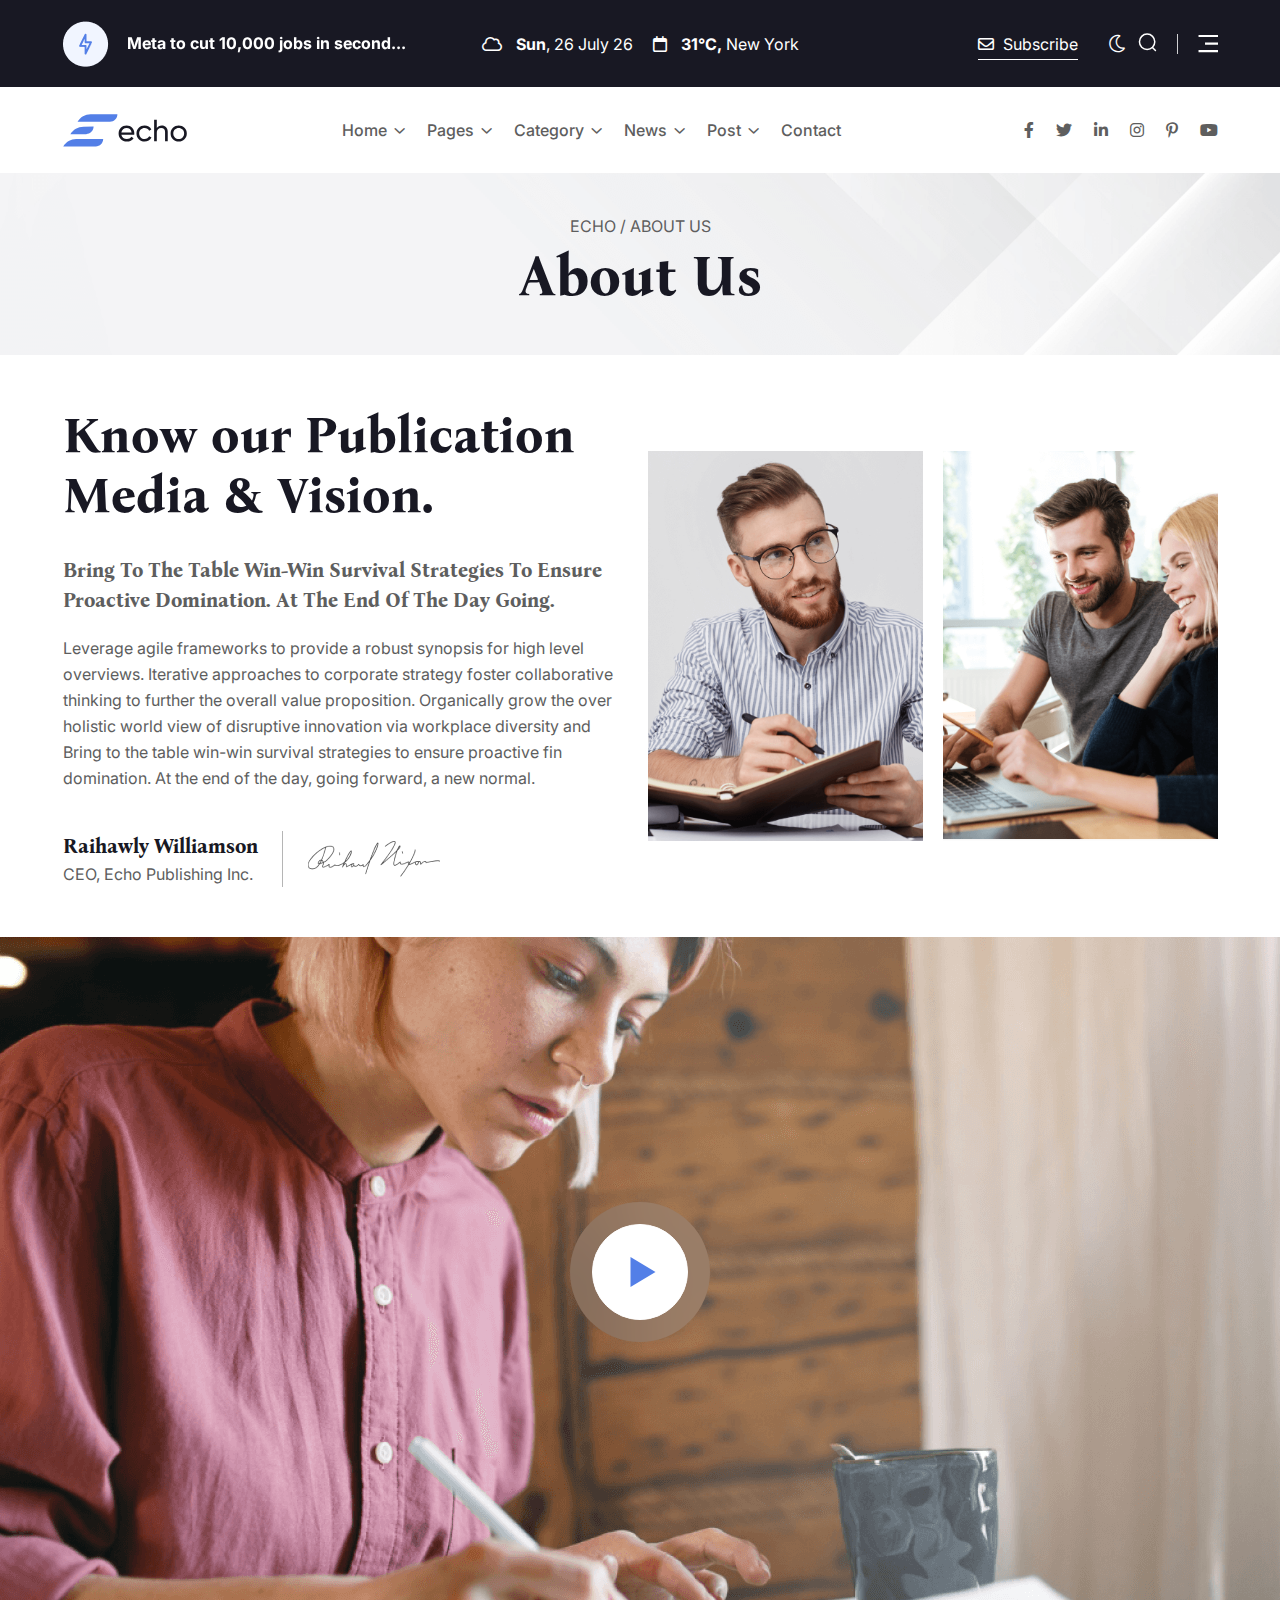
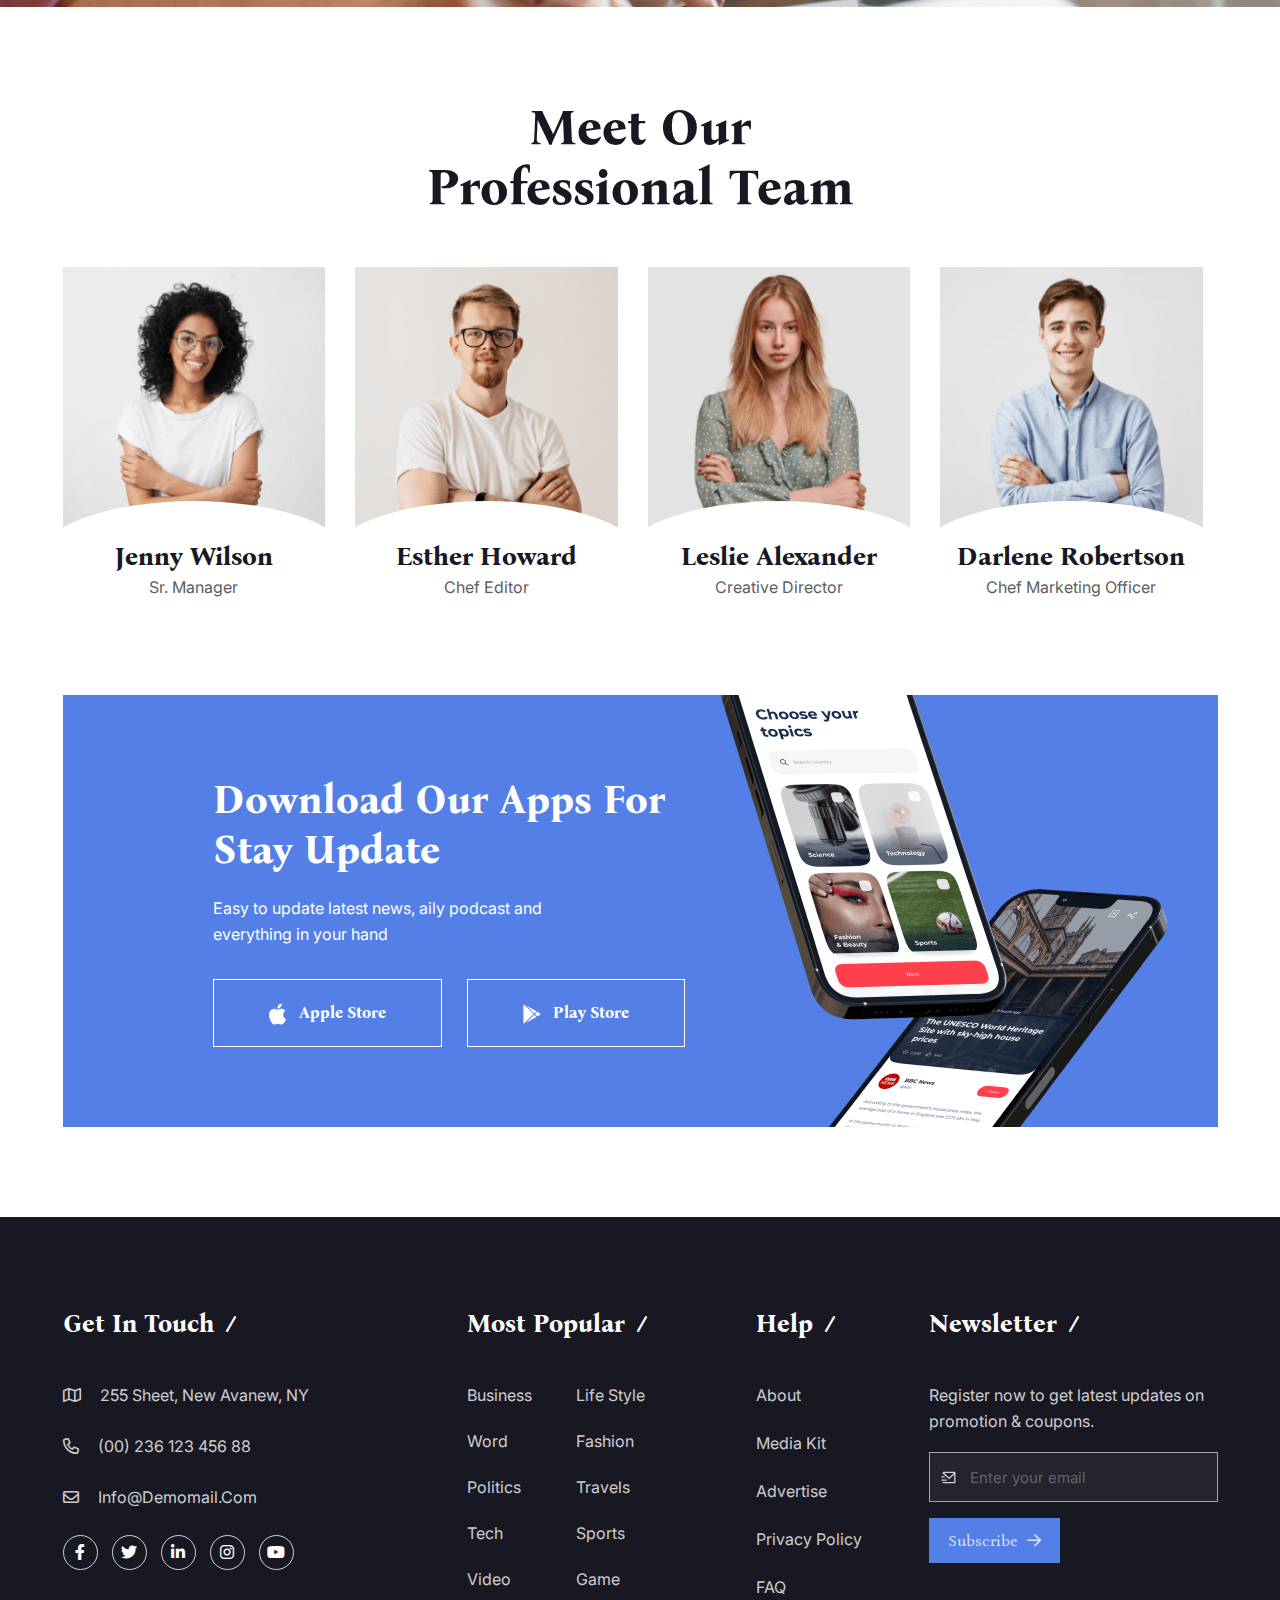
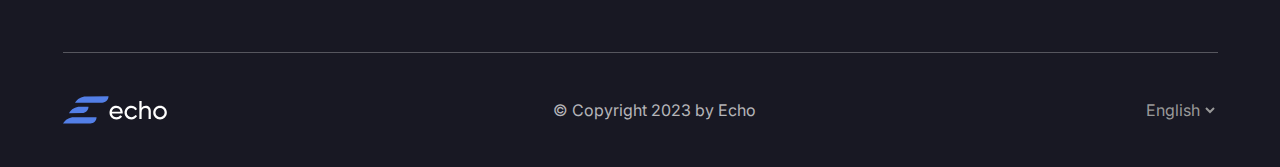
<file: about.html>
<!DOCTYPE html>
<html lang="en" data-theme="light">

<head>
    <meta charset="UTF-8">
    <meta http-equiv="X-UA-Compatible" content="IE=edge">
    <meta name="viewport" content="width=device-width, initial-scale=1.0">
    <title>About</title>
    <link rel="shortcut icon" href="assets/images/fav.png" type="image/x-icon">

    <link rel="stylesheet preload" href="assets/css/plugins/fontawesome-5.css" as="style">
    <link rel="stylesheet preload" href="assets/css/vendor/bootstrap.min.css" as="style">
    <link rel="stylesheet preload" href="assets/css/vendor/swiper.css" as="style">
    <link rel="stylesheet preload" href="assets/css/vendor/metismenu.css" as="style">
    <link rel="stylesheet preload" href="assets/css/vendor/magnific-popup.css" as="style">
    <link rel="stylesheet preload" href="assets/css/style.css" as="style">
</head>

<body class="innerpage">
    <!-- Start Top Header Area -->

    <!-- Start Top Header Area -->
    <header class="echo-header-area">
        <div class="echo-header-top">
            <div class="container">
                <div class="echo-full-header-top">
                    <div class="row align-items-center plr_md--30">
                        <div class="col-xl-4 col-lg-4 d-none d-lg-block">
                            <div class="echo-meta-total-jobs">
                                <div class="echo-meta-jobs-icons">
                                    <img src="assets/images/home-1/header-top/home-1-header-top.png" alt="Echo">
                                </div>
                                <div class="echo-meta-jobs-text">
                                    <div class="swiper rt-treding-slider10">
                                        <div class="swiper-wrapper">
                                            <div class="swiper-slide">
                                                <span>Meta to cut 10,000 jobs in second...</span>
                                            </div>
                                            <div class="swiper-slide">
                                                <span>Elevating Your Office Attire...</span>
                                            </div>
                                            <div class="swiper-slide">
                                                <span>Beauty and Wellness Secrets...</span>
                                            </div>
                                        </div>
                                    </div>
                                </div>
                            </div>
                        </div>
                        <div class="col-xl-4 col-lg-4 col-md-6 col-sm-7 col-8">
                            <div class="echo-header-top-date">
                                <div class="echo-day-name">
                                    <span><i class="fa-regular fa-cloud"></i></span>
                                    <span id="echo-day" class="echo-home-day"></span>
                                    <span id="echo-date"></span>
                                </div>
                                <div class="echo-date-time">
                                    <span><i class="fa-regular fa-calendar"></i></span>
                                    <span><strong>31°C,</strong> New York </span>
                                </div>
                            </div>
                        </div>
                        <div class="col-xl-4 col-lg-4 col-md-6 col-sm-5 col-4 position-relative">
                            <div class="echo-header-top-subs-social-menu">
                                <div class="echo-header-top-subs-social">
                                    <div class="echo-subscribe home-2-menu-after echo-header-top-subscribe-btn">
                                        <a href="javascript:void(0)" class="echo-py-btn" onclick="document.getElementById('id01').style.display='inline'"><i class="fa-regular fa-envelope"></i> Subscribe</a>
                                    </div>
                                    <div class="echo-header-top-social-media">
                                        <div class="rts-darkmode">
                                            <a id="rts-data-toggle" class="rts-dark-light">
                                                <i class="rts-go-dark fal fa-moon"></i>
                                                <i class="rts-go-light far fa-sun"></i>
                                            </a>
                                        </div>
                                        <a href="#" id="search" class="echo-header-top-search-btn search-icon action-item icon">
                                            <svg width="19" height="19" viewBox="0 0 19 19" fill="none" xmlns="http://www.w3.org/2000/svg">
                                                <path d="M9.11556 16.431C13.3485 16.431 16.78 12.9996 16.78 8.76665C16.78 4.53373 13.3485 1.10226 9.11556 1.10226C4.88264 1.10226 1.45117 4.53373 1.45117 8.76665C1.45117 12.9996 4.88264 16.431 9.11556 16.431Z" stroke="white" stroke-width="1.5" stroke-linecap="round" stroke-linejoin="round"></path>
                                                <path d="M14.4463 14.4954L17.4512 17.4925" stroke="white" stroke-width="1.5" stroke-linecap="round" stroke-linejoin="round"></path>
                                            </svg>
                                        </a>
                                        <div class="search-input-area">
                                            <div class="container">
                                                <div class="search-input-inner">
                                                    <div class="input-div">
                                                        <input id="searchInput1" class="search-input" type="text" placeholder="Search by keyword or #">
                                                    </div>
                                                    <div class="search-close-icon"><i class="fa-regular fa-xmark-large rt-xmark"></i></div>
                                                </div>
                                            </div>
                                        </div>
                                    </div>
                                    <div class="echo-header-top-menu-bar menu-btn">
                                        <a href="javascript:void(0)">
                                            <svg width="20" height="19" viewBox="0 0 20 19" fill="none" xmlns="http://www.w3.org/2000/svg">
                                                <path d="M0.526001 0.953461H20V3.11724H0.526001V0.953461ZM7.01733 8.52668H20V10.6905H7.01733V8.52668ZM0.526001 16.0999H20V18.2637H0.526001V16.0999Z" fill="#5E5E5E" />
                                            </svg>
                                        </a>
                                    </div>
                                </div>
                            </div>
                        </div>
                    </div>
                </div>
            </div>
        </div>
        <!-- Start Home-1 Menu & Site Logo & Social Media -->
        <div class="echo-home-1-menu">
            <div class="echo-site-main-logo-menu-social">
                <div class="container">
                    <div class="row align-items-center">
                        <div class="col-xl-2 col-lg-2 col-7">
                            <div class="echo-site-logo">
                                <a class="logo-light" href="index.html"><img src="assets/images/home-1/site-logo/site-logo.svg" alt="Echo"></a>
                                <a class="logo-dark" href="index.html"><img src="assets/images/home-1/site-logo/site-logo-dark.svg" alt="Echo"></a>
                            </div>
                        </div>
                        <div class="col-xl-7 col-lg-7 d-lg-block d-none">
                            <nav>
                                <div class="echo-home-1-menu">
                                    <ul class="list-unstyled echo-desktop-menu">
                                        <li class="menu-item echo-has-dropdown">
                                            <a href="#" class="echo-dropdown-main-element active">Home</a>
                                            <!-- Start Dropdown Menu -->
                                            <ul class="echo-submenu list-unstyled menu-home">
                                                <li class="nav-item"><a href="index.html">Home 01 - Main</a></li>
                                                <li class="nav-item"><a href="index-two.html">Home 02 - Fashion</a></li>
                                                <li class="nav-item"><a href="index-three.html">Home 03 - Technology</a></li>
                                                <li class="nav-item"><a class="mobile-menu-link" href="index-four.html">Home 04 - Gamming</a></li>
                                            </ul>
                                            <!-- End Dropdown Menu -->
                                        </li>
                                        <li class="menu-item echo-has-dropdown">
                                            <a href="#" class="echo-dropdown-main-element">Pages</a>
                                            <ul class="echo-submenu list-unstyled menu-pages">
                                                <li class="nav-item"><a href="about.html">About</a></li>
                                                <li class="nav-item"><a href="author.html">Author</a></li>
                                                <li class="nav-item"><a href="team.html">Team</a></li>
                                                <li class="nav-item"><a href="404.html">Error Page</a></li>
                                            </ul>
                                        </li>
                                        <li class="menu-item echo-has-dropdown">
                                            <a href="#" class="echo-dropdown-main-element">Category</a>
                                            <ul class="echo-submenu list-unstyled menu-pages">
                                                <li class="nav-item"><a href="category-style-1.html">Category Style 1</a></li>
                                                <li class="nav-item"><a href="category-style-2.html">Category Style 2</a></li>
                                                <li class="nav-item"><a href="category-style-3.html">Category Style 3</a></li>
                                            </ul>
                                        </li>
                                        <li class="menu-item echo-has-dropdown">
                                            <a href="#" class="echo-dropdown-main-element">News</a>
                                            <ul class="mega-menu list-unstyled menu-pages">
                                                <li class="nav-item"><a href="post-style-1.html">
                                                        <div class="mega-menu-item">
                                                            <div class="mega-menu-img img-transition-scales">
                                                                <img src="assets/images/home-1/latest-news/item-1.png" alt="Echo" class="img-hovers">
                                                            </div>
                                                            <div class="mega-menu-title">
                                                                <h5>Xi, Putin hail 'new era'....</h5>
                                                            </div>
                                                        </div>
                                                    </a></li>
                                                <li class="nav-item"><a href="post-style-2.html">
                                                        <div class="mega-menu-item">
                                                            <div class="mega-menu-img img-transition-scales">
                                                                <img src="assets/images/home-1/latest-news/item-2.png" alt="Echo" class="img-hovers">
                                                            </div>
                                                            <div class="mega-menu-title">
                                                                <h5>Elon Musk's global empire....</h5>
                                                            </div>
                                                        </div>
                                                    </a></li>
                                                <li class="nav-item"><a href="post-style-3.html">
                                                        <div class="mega-menu item">
                                                            <div class="mega-menu-img img-transition-scales">
                                                                <img src="assets/images/home-1/latest-news/item-3.png" alt="Echo" class="img-hovers">
                                                            </div>
                                                            <div class="mega-menu-title">
                                                                <h5>Sri Lanka to receive first ....</h5>
                                                            </div>
                                                        </div>
                                                    </a></li>
                                                <li class="nav-item"><a href="post-details.html">
                                                        <div class="mega-menu item">
                                                            <div class="mega-menu-img img-transition-scales">
                                                                <img src="assets/images/home-1/latest-news/item-4.png" alt="Echo" class="img-hovers">
                                                            </div>
                                                            <div class="mega-menu-title">
                                                                <h5>Turkey earthquake prepare....</h5>
                                                            </div>
                                                        </div>
                                                    </a></li>
                                            </ul>
                                        </li>
                                        <li class="menu-item echo-has-dropdown">
                                            <a href="#" class="echo-dropdown-main-element">Post</a>
                                            <ul class="echo-submenu list-unstyled menu-pages">
                                                <li class="nav-item"><a href="post-style-1.html">Post Style 1</a></li>
                                                <li class="nav-item"><a href="post-style-2.html">Post Style 2</a></li>
                                                <li class="nav-item"><a href="post-style-3.html">Post Style 3</a></li>
                                                <li class="nav-item"><a href="post-details.html">Post Details</a></li>
                                            </ul>
                                        </li>
                                        <li class="menu-item"><a href="contact.html" class="echo-dropdown-main-element">Contact</a></li>
                                    </ul>
                                </div>
                            </nav>
                        </div>
                        <div class="col-xl-3 col-lg-3 col-5">
                            <div class="echo-home-1-social-media-icons">
                                <ul class="list-unstyled social-area">
                                    <li><a href="#"><i class="fa-brands fa-facebook-f"></i></a></li>
                                    <li><a href="#"><i class="fa-brands fa-twitter"></i></a></li>
                                    <li><a href="#"><i class="fa-brands fa-linkedin-in"></i></a></li>
                                    <li><a href="#"><i class="fa-brands fa-instagram"></i></a></li>
                                    <li><a href="#"><i class="fa-brands fa-pinterest-p"></i></a></li>
                                    <li><a href="#"><i class="fa-brands fa-youtube"></i></a></li>
                                </ul>
                                <div class="echo-header-top-menu-bar menu-btn">
                                    <a href="javascript:void(0)">
                                        <svg width="20" height="19" viewBox="0 0 20 19" fill="none" xmlns="http://www.w3.org/2000/svg">
                                            <path d="M0.526001 0.953461H20V3.11724H0.526001V0.953461ZM7.01733 8.52668H20V10.6905H7.01733V8.52668ZM0.526001 16.0999H20V18.2637H0.526001V16.0999Z" fill="#5E5E5E" />
                                        </svg>
                                    </a>
                                </div>
                            </div>
                        </div>
                    </div>
                </div>
            </div>
        </div>
        <!-- End Home-1 Menu & Site Logo & Social Media -->
    </header>
    <!-- End Top Header Area -->

    <!-- side bar for desktop -->
    <div id="side-bar" class="side-bar header-one">
        <div class="inner">
            <button class="close-icon-menu"><i class="far fa-times"></i></button>
            <!-- inner menu area desktop start -->
            <div class="inner-main-wrapper-desk d-none d-lg-block">
                <div class="thumbnail">
                    <img src="assets/images/sidemenu-logo.svg" alt="echo">
                </div>
                <div class="inner-content">
                    <div class="category-menu-area">
                        <ul class="category-area">
                            <li class="item">
                                <div class="image-area">
                                    <a href="#">
                                        <img src="assets/images/category-style-1/1.png" alt="">
                                    </a>
                                </div>
                                <div class="content">
                                    <div class="recent-post-title">
                                        <a href="#">The incident began as an argument among.</a>
                                        <p class="desc"></p>
                                    </div>
                                </div>
                            </li>
                            <li class="item">
                                <div class="image-area"><a href="#"><img src="assets/images/category-style-1/2.png" alt=""></a></div>
                                <div class="content">
                                    <div class="recent-post-title">
                                        <a href="#">The incident began as an argument among.</a>
                                    </div>
                                </div>
                            </li>
                        </ul>
                    </div>
                    <div class="newsletter-form">
                        <div class="form-inner">
                            <div class="content">
                                <div class="newsletter-image">
                                    <img src="assets/images/home-1/feature-right/news-item-1.png" alt="">
                                </div>
                                <h3 class="title">Get Newsletter</h3>
                                <p class="desc">Notification products, updates</p>
                            </div>
                            <form action="#">
                                <div class="input-div">
                                    <input type="email" placeholder="Your email..." required>
                                </div>
                                <button type="submit" class="subscribe-btn">Subscribe Now</button>
                            </form>
                        </div>
                    </div>
                </div>
            </div>
        </div>
        <!-- mobile menu area start -->
        <div class="mobile-menu d-block d-lg-none">
            <nav class="nav-main mainmenu-nav mt--30">
                <ul class="mainmenu" id="mobile-menu-active">
                    <li class="has-droupdown">
                        <a href="#" class="main">Home</a>
                        <ul class="submenu">
                            <li><a class="mobile-menu-link" href="index.html">Home 01 - Main</a></li>
                            <li><a class="mobile-menu-link" href="index-two.html">Home 02 - Fashion</a></li>
                            <li><a class="mobile-menu-link" href="index-three.html">Home 03 - Technology</a></li>
                            <li><a class="mobile-menu-link" href="index-four.html">Home 04 - Gamming</a></li>
                        </ul>
                    </li>
                    <li class="menu-item"><a class="main mobile-menu-link" href="about.html">About</a></li>
                    <li class="has-droupdown">
                        <a href="#" class="main">Category</a>
                        <ul class="submenu">
                            <li><a class="mobile-menu-link" href="category-style-1.html">Category Style 1</a></li>
                            <li><a class="mobile-menu-link" href="category-style-2.html">Category Style 2</a></li>
                            <li><a class="mobile-menu-link" href="category-style-3.html">Category Style 3</a></li>
                        </ul>
                    </li>
                    <li class="has-droupdown">
                        <a href="#" class="main">Features</a>
                        <ul class="submenu">
                            <li><a class="mobile-menu-link" href="author.html">Author</a></li>
                            <li><a class="mobile-menu-link" href="team.html">Team</a></li>
                            <li><a class="mobile-menu-link" href="404.html">Error Page</a></li>
                        </ul>
                    </li>
                    <li class="has-droupdown">
                        <a href="#" class="main">Post</a>
                        <ul class="submenu">
                            <li><a class="mobile-menu-link" href="post-style-1.html">Post Style 1</a></li>
                            <li><a class="mobile-menu-link" href="post-style-2.html">Post Style 2</a></li>
                            <li><a class="mobile-menu-link" href="post-style-3.html">Post Style 3</a></li>
                            <li><a class="mobile-menu-link" href="post-details.html">Post Details</a></li>
                        </ul>
                    </li>
                    <li class="menu-item"><a class="main mobile-menu-link" href="contact.html">Contact</a></li>
                </ul>
            </nav>

            <div class="social-wrapper-one">
                <ul>
                    <li>
                        <a href="#">
                            <i class="fa-brands fa-facebook-f"></i>
                        </a>
                    </li>
                    <li>
                        <a href="#">
                            <i class="fa-brands fa-twitter"></i>
                        </a>
                    </li>
                    <li>
                        <a href="#">
                            <i class="fa-brands fa-youtube"></i>
                        </a>
                    </li>
                    <li>
                        <a href="#">
                            <i class="fa-brands fa-instagram"></i>
                        </a>
                    </li>
                    <li>
                        <a href="#">
                            <i class="fa-brands fa-linkedin-in"></i>
                        </a>
                    </li>
                </ul>
            </div>
        </div>
        <!-- mobile menu area end -->
    </div>
    <!-- header style two End -->
    <!-- Start Subscribe Popup Box -->
    <div class="echo-popup-model" id="id01">
        <div class="echo-popup-transition">
            <div class="model-content animate-subscribe-popup">
                <a href="javascript:void(0)" onclick="document.getElementById('id01').style.display='none'"><i class="fa-regular fa-xmark"></i></a>
                <div class="echo-p-flexing">
                    <div class="echo-p-img">
                        <img src="assets/images/home-1/feature-right/news-item-1.png" alt="Echo">
                    </div>
                    <div class="form">
                        <div class="echo-p-sub-heading">
                            <p>Weekly Updates</p>
                        </div>
                        <div class="echo-p-sub-heading">
                            <h3>Let's join our newsletter!</h3>
                        </div>
                        <form method="POST">
                            <input type="email" required placeholder="Enter Your Email..">
                            <button type="submit">Submit</button>
                        </form>
                        <div class="echo-bottom-popup">
                            <p>Do not worry we don't spam!</p>
                        </div>
                    </div>
                </div>
            </div>
        </div>
    </div>
    <!-- End Subscribe Popup Box -->
    <!-- End Top Header Area -->

    <!-- start breadcrumb area -->
    <!-- rts breadcrumba area start -->
    <div class="echo-breadcrumb-area">
        <div class="container">
            <div class="row">
                <div class="col-lg-12">
                    <!-- bread crumb inner wrapper -->
                    <div class="breadcrumb-inner text-center">
                        <div class="meta">
                            <a href="#" class="prev">ECHO /</a>
                            <a href="#" class="next">About Us</a>
                        </div>
                        <h1 class="title">About Us</h1>
                    </div>
                    <!-- bread crumb inner wrapper end -->
                </div>
            </div>
        </div>
    </div>
    <!-- rts breadcrumba area end -->
    <!-- end breadcrumb area -->


    <!-- Start About area -->
    <section class="echo-about-area">
        <div class="container">
            <div class="echo-about-area-inner">
                <div class="row align-items-center">
                    <div class="col-lg-6">
                        <div class="content-area">
                            <h3 class="title">Know our Publication Media & Vision.</h3>
                            <h5 class="sub-title">Bring to the table win-win survival strategies to ensure proactive domination. At the end of the day going.</h5>
                            <p class="desc">Leverage agile frameworks to provide a robust synopsis for high level overviews. Iterative approaches to corporate strategy foster collaborative thinking to further the overall value proposition. Organically grow the over holistic world view of disruptive innovation via workplace diversity and Bring to the table win-win survival strategies to ensure proactive fin domination. At the end of the day, going forward, a new normal.</p>
                            <div class="bottom-author-area">
                                <div class="content">
                                    <h5 class="author-name">Raihawly Williamson</h5>
                                    <p class="desc">CEO, Echo Publishing Inc.</p>
                                </div>
                                <div class="sign">
                                    <img src="assets/images/home-1/hero/sign.png" alt="signature">
                                </div>
                            </div>
                        </div>
                    </div>
                    <div class="col-lg-6">
                        <div class="hero-image">
                            <div class="image">
                                <img src="assets/images/home-1/hero/top-story12.png" alt="hero">
                            </div>
                            <div class="image image-2">
                                <img src="assets/images/home-1/hero/top-story13.png" alt="hero">
                            </div>
                        </div>
                    </div>
                </div>
            </div>
        </div>
    </section>
    <!-- End About area -->

    <!-- Start Video area -->
    <section class="echo-video-area inner">
        <div class="container">
            <div class="echo-video-area-inner">
                <div class="vedio-icone">
                    <a class="play-video popup-youtube video-play-button" href="https://www.youtube.com/watch?v=pBFQdxA-apI">
                        <span></span>
                    </a>
                    <div class="video-overlay">
                        <a class="video-overlay-close">×</a>
                    </div>
                </div>
            </div>
        </div>
    </section>
    <!-- End Video area -->

    <!-- Start Video area -->
    <section class="echo-team-area about">
        <div class="container">
            <div class="echo-team-area-inner">
                <h3 class="section-title">Meet Our <br> Professional Team</h3>
                <div class="row">
                    <div class="col-lg-3 col-sm-6">
                        <div class="team-wrapper">
                            <div class="image-area">
                                <img src="assets/images/team/team-01.png" alt="team">
                            </div>
                            <div class="content-area">
                                <ul class="social-icon">
                                    <li><a href="#"><i class="fa-brands fa-twitter"></i></a></li>
                                    <li><a href="#"><i class="fa-brands fa-facebook-f"></i></a></li>
                                    <li><a href="#"><i class="fa-brands fa-linkedin-in"></i></a></li>
                                    <li><a href="#"><i class="fa-brands fa-instagram"></i></a></li>
                                </ul>
                                <div class="content">
                                    <h5 class="title">Jenny Wilson</h5>
                                    <p class="desc">Sr. Manager</p>
                                </div>
                            </div>
                        </div>
                    </div>
                    <div class="col-lg-3 col-sm-6">
                        <div class="team-wrapper">
                            <div class="image-area">
                                <img src="assets/images/team/team-02.png" alt="team">
                            </div>
                            <div class="content-area">
                                <ul class="social-icon">
                                    <li><a href="#"><i class="fa-brands fa-twitter"></i></a></li>
                                    <li><a href="#"><i class="fa-brands fa-facebook-f"></i></a></li>
                                    <li><a href="#"><i class="fa-brands fa-linkedin-in"></i></a></li>
                                    <li><a href="#"><i class="fa-brands fa-instagram"></i></a></li>
                                </ul>
                                <div class="content">
                                    <h5 class="title">Esther Howard</h5>
                                    <p class="desc">Chef Editor </p>
                                </div>
                            </div>
                        </div>
                    </div>
                    <div class="col-lg-3 col-sm-6">
                        <div class="team-wrapper">
                            <div class="image-area">
                                <img src="assets/images/team/team-03.png" alt="team">
                            </div>
                            <div class="content-area">
                                <ul class="social-icon">
                                    <li><a href="#"><i class="fa-brands fa-twitter"></i></a></li>
                                    <li><a href="#"><i class="fa-brands fa-facebook-f"></i></a></li>
                                    <li><a href="#"><i class="fa-brands fa-linkedin-in"></i></a></li>
                                    <li><a href="#"><i class="fa-brands fa-instagram"></i></a></li>
                                </ul>
                                <div class="content">
                                    <h5 class="title">Leslie Alexander</h5>
                                    <p class="desc">Creative Director </p>
                                </div>
                            </div>
                        </div>
                    </div>
                    <div class="col-lg-3 col-sm-6">
                        <div class="team-wrapper last">
                            <div class="image-area">
                                <img src="assets/images/team/team-04.png" alt="team">
                            </div>
                            <div class="content-area">
                                <ul class="social-icon">
                                    <li class="one"><a href="#"><i class="fa-brands fa-twitter"></i></a></li>
                                    <li class="two"><a href="#"><i class="fa-brands fa-facebook-f"></i></a></li>
                                    <li class="three"><a href="#"><i class="fa-brands fa-linkedin-in"></i></a></li>
                                    <li class="four"><a href="#"><i class="fa-brands fa-instagram"></i></a></li>
                                </ul>
                                <div class="content">
                                    <h5 class="title">Darlene Robertson</h5>
                                    <p class="desc">Chef Marketing Officer</p>
                                </div>
                            </div>
                        </div>
                    </div>
                </div>
            </div>
        </div>
    </section>
    <!-- End Video area -->

    <!-- Start Our Software Download -->
    <section class="echo-software-download-area">
        <div class="container">
            <div class="echo-software-download-full-content-bg">
                <div class="echo-software-download-img-content">
                    <img src="assets/images/home-1/our-android-app-download/item-1.png" alt="Echo">
                </div>
                <div class="row">
                    <div class="col-xl-12">
                        <div class="echo-software-download-full-content">
                            <div class="echo-software-download-text-content">
                                <div class="echo-software-download-title">
                                    <h2 class="text-capitalize">Download our apps for<br> stay update</h2>
                                </div>
                                <div class="echo-software-download-sub-title">
                                    <p>Easy to update latest news, aily podcast and <br> everything in your hand</p>
                                </div>
                                <div class="echo-software-download-place">
                                    <a href="#" class="echo-py-hover-white"> <svg width="18" height="22" viewBox="0 0 18 22" fill="none" xmlns="http://www.w3.org/2000/svg">
                                            <path d="M16.4877 7.75092C16.3667 7.84543 14.2305 9.05726 14.2305 11.7518C14.2305 14.8685 16.9487 15.9711 17.0301 15.9984C17.0176 16.0657 16.5983 17.5085 15.5969 18.9786C14.7041 20.2724 13.7716 21.564 12.353 21.564C10.9344 21.564 10.5693 20.7344 8.93172 20.7344C7.33583 20.7344 6.7684 21.5913 5.47083 21.5913C4.17325 21.5913 3.26787 20.3942 2.22689 18.924C1.0211 17.1977 0.046875 14.5157 0.046875 11.9702C0.046875 7.88744 2.68375 5.72212 5.2789 5.72212C6.65784 5.72212 7.8073 6.63361 8.67304 6.63361C9.49707 6.63361 10.7821 5.66752 12.3509 5.66752C12.9454 5.66752 15.0817 5.72212 16.4877 7.75092ZM11.6061 3.93904C12.2549 3.16407 12.7139 2.08876 12.7139 1.01345C12.7139 0.864336 12.7014 0.713121 12.6742 0.591309C11.6187 0.631213 10.3628 1.29908 9.60555 2.18327C9.011 2.86374 8.45609 3.93904 8.45609 5.02905C8.45609 5.19287 8.48321 5.35668 8.49572 5.40919C8.56248 5.42179 8.67096 5.43649 8.77944 5.43649C9.72654 5.43649 10.9177 4.79803 11.6061 3.93904Z" fill="#fff" />
                                        </svg>
                                        Apple Store</a>
                                    <a href="#" class="echo-py-hover-white"><svg width="18" height="20" viewBox="0 0 18 20" fill="none" xmlns="http://www.w3.org/2000/svg">
                                            <path d="M0.949986 0.589355L10.5561 10.0894L0.950929 19.5894C0.780128 19.5184 0.63437 19.399 0.531982 19.2464C0.429594 19.0937 0.375148 18.9145 0.37549 18.7313V1.4474C0.375562 1.26443 0.430067 1.08552 0.532218 0.932956C0.634369 0.780388 0.779655 0.660895 0.949986 0.589355ZM11.223 10.7487L13.3946 12.8957L3.07722 18.8022L11.223 10.7487ZM14.2407 7.76612L16.8887 9.28261C17.0317 9.3646 17.1503 9.48227 17.2328 9.62386C17.3153 9.76544 17.3587 9.92596 17.3587 10.0894C17.3587 10.2527 17.3153 10.4133 17.2328 10.5549C17.1503 10.6964 17.0317 10.8141 16.8887 10.8961L14.2398 12.4126L11.8899 10.0894L14.2407 7.76612ZM3.07722 1.37651L13.3955 7.28207L11.223 9.42997L3.07722 1.37651Z" fill="white" />
                                        </svg> Play Store</a>
                                </div>
                            </div>
                        </div>
                    </div>
                </div>
            </div>
        </div>
    </section>
    <!-- End Our Software Download -->

    <!-- Start Footer Area -->
    <!-- Start Footer Area -->
    <footer class="echo-footer-area" id="footer">
        <div class="container">
            <div class="echo-row">
                <div class="echo-footer-content-1">
                    <div class="echo-get-in-tuch">
                        <h4 class="text-capitalize">Get In Touch</h4>
                    </div>
                    <div class="echo-footer-address">
                        <span class="text-capitalize"><i class="fa-regular fa-map"></i> 255 Sheet, New Avanew, NY</span>
                        <span class="text-capitalize"><i class="fa-regular fa-phone"></i> (00) 236 123 456 88</span>
                        <span class="text-capitalize"><i class="fa-sharp fa-regular fa-envelope"></i>
                            info@demomail.com</span>
                        <div class="echo-footer-social-media">
                            <a href="#">
                                <i class="fa-brands fa-facebook-f"></i>
                            </a>
                            <a href="#">
                                <i class="fa-brands fa-twitter"></i>
                            </a>
                            <a href="#">
                                <i class="fa-brands fa-linkedin-in"></i>
                            </a>
                            <a href="#">
                                <i class="fa-brands fa-instagram"></i>
                            </a>
                            <a href="#">
                                <i class="fa-brands fa-youtube"></i>
                            </a>
                        </div>
                    </div>
                </div>
                <div class="echo-footer-content-2">
                    <div class="echo-get-in-tuch">
                        <h4 class="text-capitalize">Most Popular</h4>
                    </div>
                    <div class="echo-footer-most-popular">
                        <ul class="list-unstyled">
                            <li><a href="#">Business</a></li>
                            <li><a href="#">Life Style</a></li>
                            <li><a href="#">Word</a></li>
                            <li><a href="#">Fashion</a></li>
                            <li><a href="#">Politics</a></li>
                            <li><a href="#">Travels</a></li>
                            <li><a href="#">Tech</a></li>
                            <li><a href="#">Sports</a></li>
                            <li><a href="#">Video</a></li>
                            <li><a href="#">Game</a></li>
                        </ul>
                    </div>
                </div>
                <div class="echo-footer-content-3">
                    <div class="echo-get-in-tuch">
                        <h4 class="text-capitalize">Help</h4>
                    </div>
                    <div class="echo-footer-help">
                        <ul class="list-unstyled">
                            <li><a href="about.html">About</a></li>
                            <li><a href="#">Media Kit</a></li>
                            <li><a href="#">Advertise</a></li>
                            <li><a href="#">Privacy Policy</a></li>
                            <li><a href="#">FAQ</a></li>
                        </ul>
                    </div>
                </div>
                <div class="echo-footer-content-4">
                    <div class="echo-get-in-tuch">
                        <h4 class="text-capitalize">Newsletter</h4>
                    </div>
                    <div class="echo-footer-news-text">
                        <p>Register now to get latest updates on promotion & coupons.</p>
                    </div>
                    <div class="echo-subscribe-box-button">
                        <form action="POST">
                            <div class="echo-subscribe-input-fill">
                                <svg width="15" height="13" viewBox="0 0 15 13" fill="none" xmlns="http://www.w3.org/2000/svg">
                                    <path opacity="0.8" d="M14.4414 11.6674C14.4402 11.8345 14.3734 11.9944 14.2553 12.1127C14.1371 12.2309 13.9773 12.2979 13.8101 12.2993H2.34541C2.17792 12.2991 2.01736 12.2325 1.89899 12.114C1.78062 11.9955 1.71413 11.8348 1.71413 11.6674V11.0265H13.1687V3.58109L8.07777 8.16291L1.71413 2.43564V1.48109C1.71413 1.31232 1.78118 1.15045 1.90052 1.03111C2.01986 0.911772 2.18172 0.844727 2.3505 0.844727H13.805C13.9738 0.844727 14.1357 0.911772 14.255 1.03111C14.3744 1.15045 14.4414 1.31232 14.4414 1.48109V11.6674ZM3.26304 2.11745L8.07777 6.45109L12.8925 2.11745H3.26304ZM0.441406 8.48109H5.53232V9.75382H0.441406V8.48109ZM0.441406 5.29927H3.62322V6.572H0.441406V5.29927Z" fill="white" />
                                </svg>
                                <input type="email" placeholder="Enter your email" required>
                            </div>
                            <div class="echo-footer-area-subscribe-button">
                                <a href="#" class="echo-py-btn-border text-capitalize">subscribe</a>
                            </div>
                        </form>
                    </div>
                </div>
            </div>
            <div class="echo-footer-copyright-area">
                <div class="copyright-area-inner">
                    <div class="footer-logo"><a href="index.html"><img src="assets/images/home-1/site-logo/footer-logo-1.svg" alt="logo"></a></div>
                    <div class="copyright-content">
                        <h5 class="title">© Copyright 2023 by Echo</h5>
                    </div>
                    <div class="select-area">
                        <select name="lang" id="lang">
                            <option value="english">English</option>
                            <option value="bengali">Bengali</option>
                            <option value="arabic">Arabic</option>
                            <option value="hindi">Hindi</option>
                            <option value="urdu">Urdu</option>
                            <option value="french">French</option>
                            <option value="tamil">Tamil</option>
                            <option value="marathi">Marathi</option>
                        </select>
                    </div>
                </div>
            </div>
        </div>
    </footer>
    <!-- End Footer Area -->
    <!-- End Footer Area -->

    <!-- Start Scricpt Area -->

    <!--scroll top button-->
    <button class="scroll-top-btn">
        <i class="fa-regular fa-angles-up"></i>
    </button>
    <!--scroll top button end-->

    <div id="anywhere-home"></div>

    <script src="assets/js/vendor/jquery.min.js" defer></script>
    <script src="assets/js/plugins/audio.js" defer></script>
    <script src="assets/js/vendor/bootstrap.min.js" defer></script>
    <script src="assets/js/vendor/swiper.js" defer></script>
    <script src="assets/js/vendor/metisMenu.min.js" defer></script>
    <script src="assets/js/plugins/audio.js" defer></script>
    <script src="assets/js/plugins/magnific-popup.js" defer></script>
    <script src="assets/js/plugins/contact-form.js" defer></script>
    <script src="assets/js/plugins/resize-sensor.min.js" defer></script>
    <script src="assets/js/plugins/theia-sticky-sidebar.min.js" defer></script>

    <!-- main js file -->
    <script src="assets/js/main.js" defer></script>
    <!-- End Footer Area -->


</body>

</html>
</file>
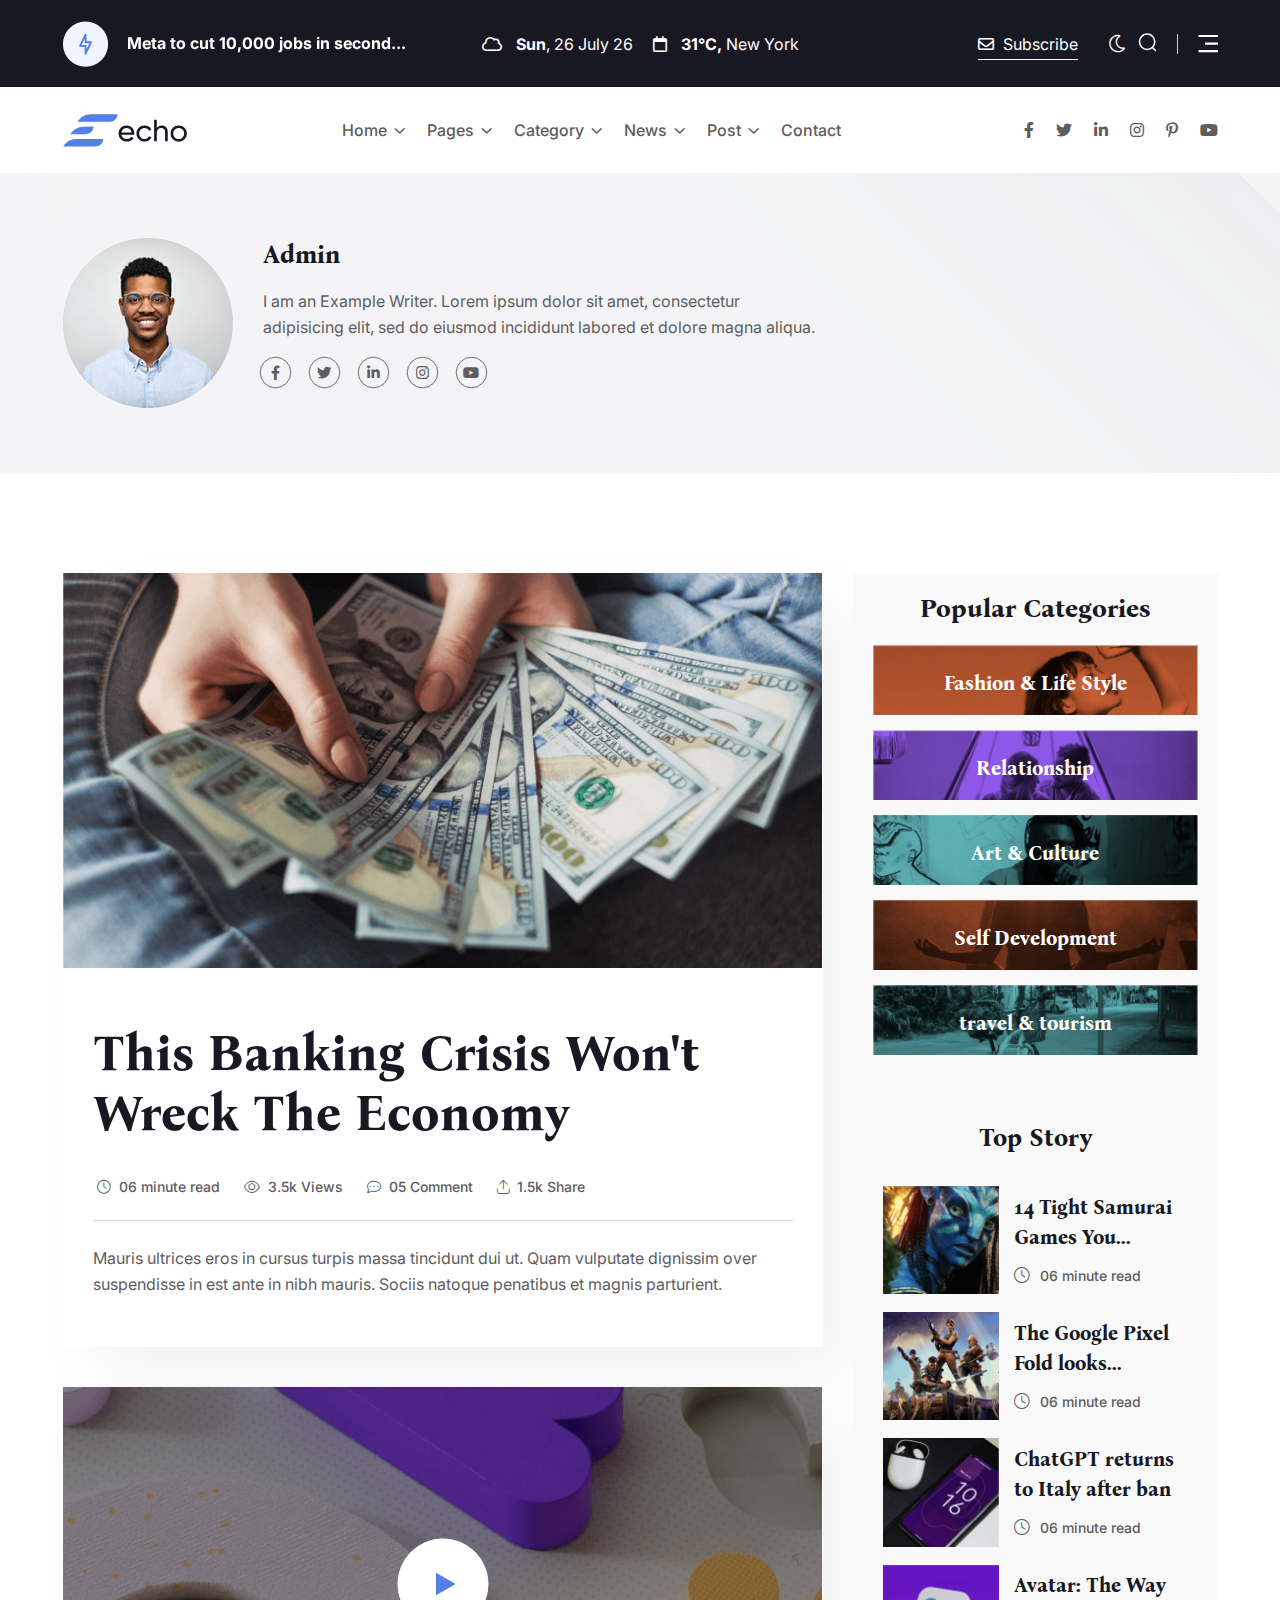
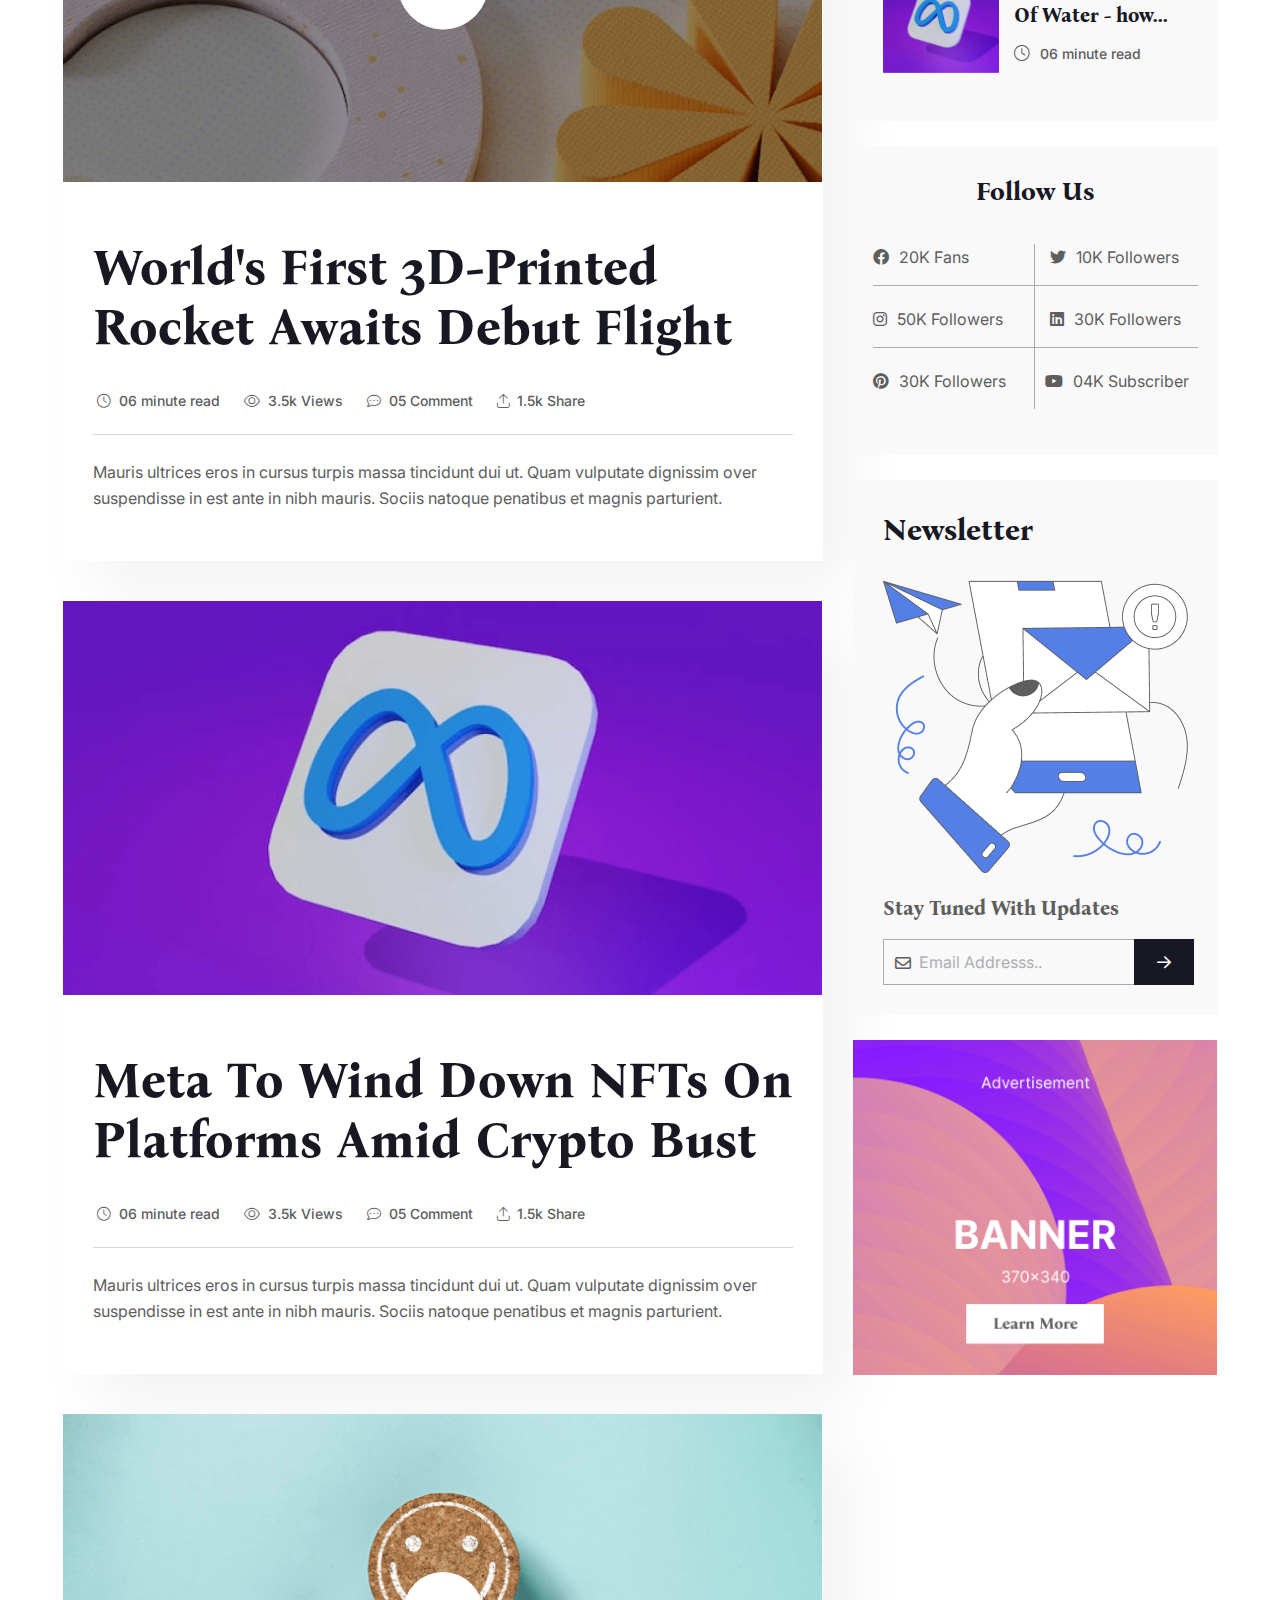
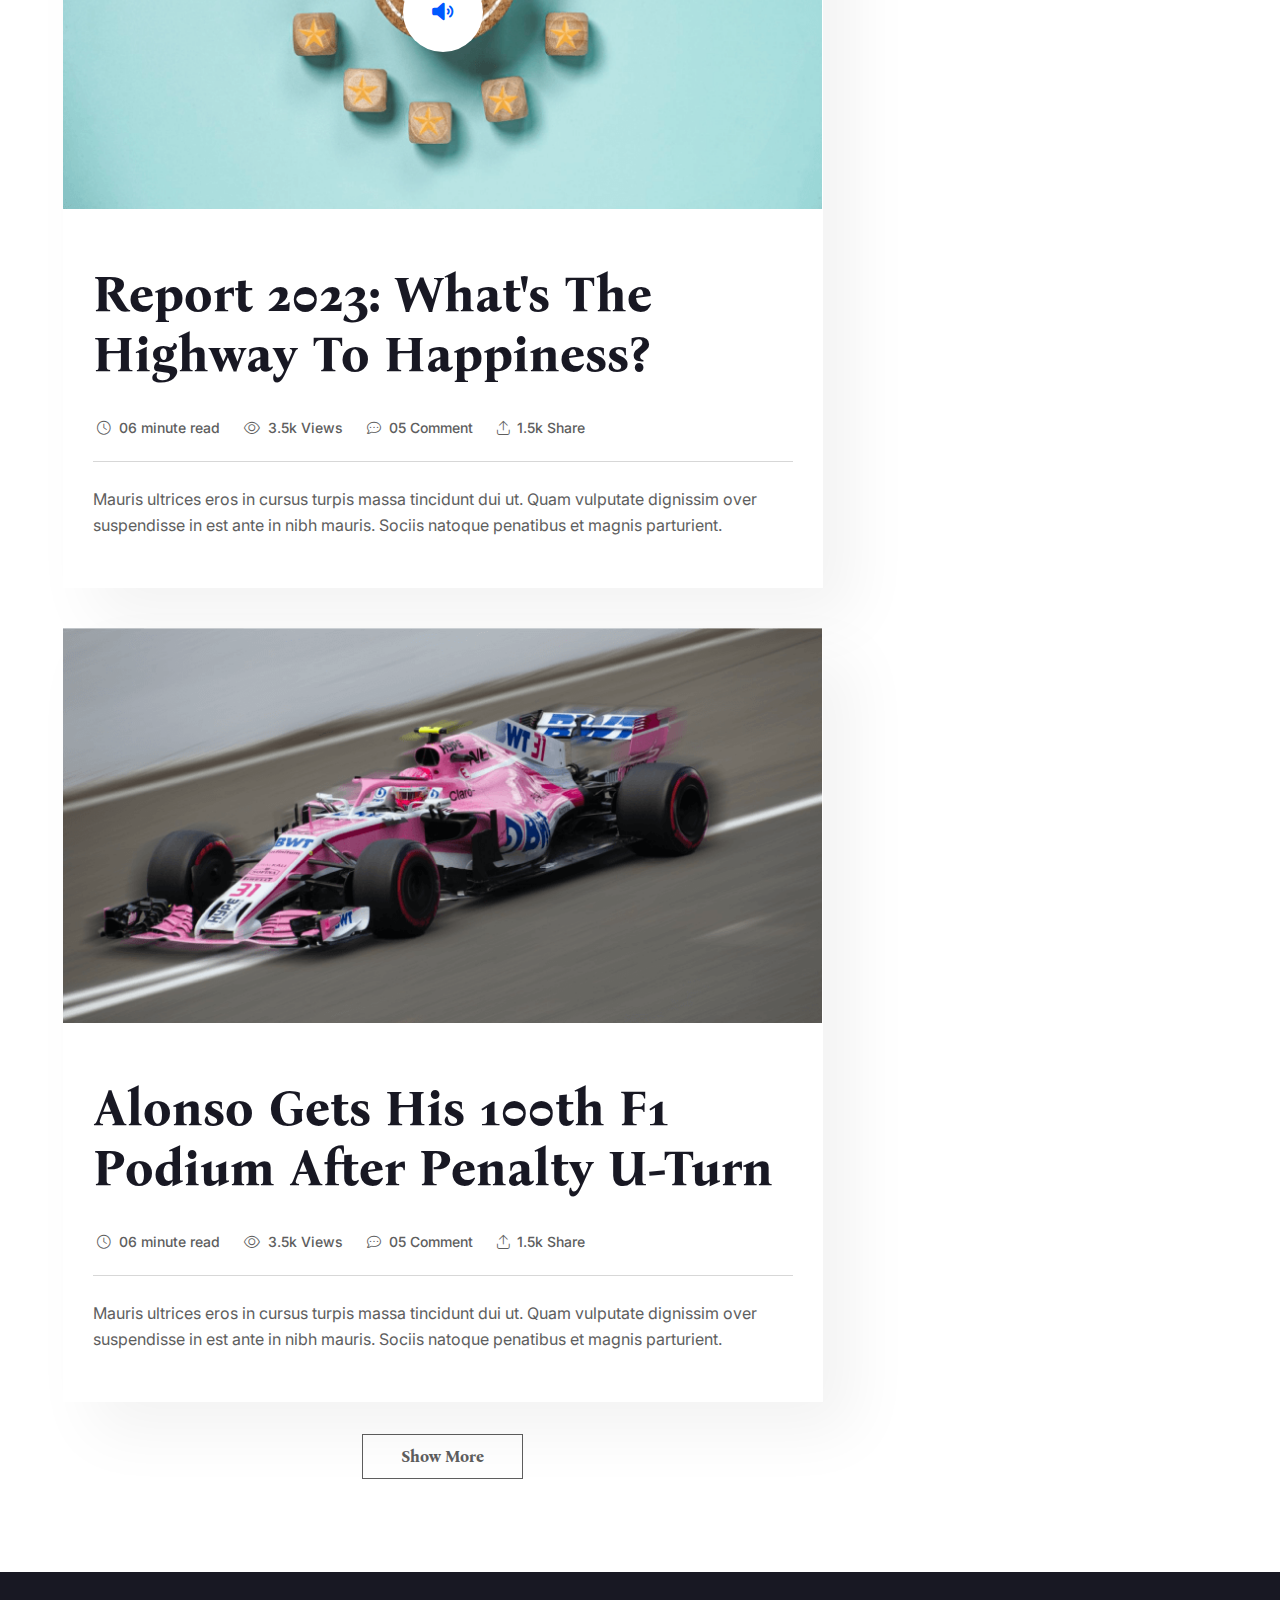
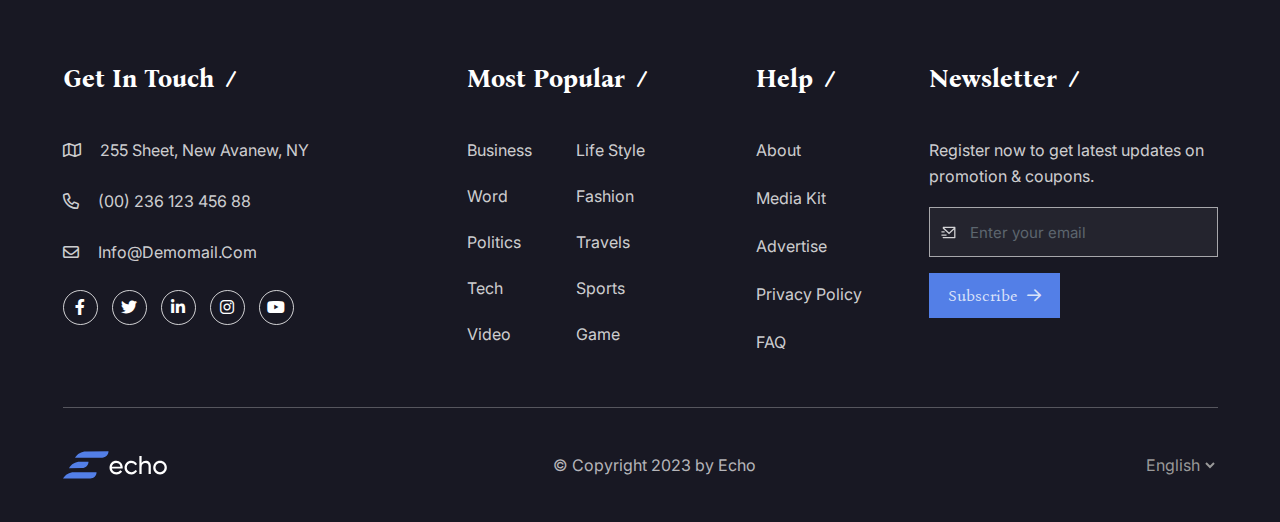
<file: author.html>
<!DOCTYPE html>
<html lang="en" data-theme="light">

<head>
    <meta charset="UTF-8">
    <meta http-equiv="X-UA-Compatible" content="IE=edge">
    <meta name="viewport" content="width=device-width, initial-scale=1.0">
    <title>Author</title>
    <link rel="shortcut icon" href="assets/images/fav.png" type="image/x-icon">

    <link rel="stylesheet preload" href="assets/css/plugins/fontawesome-5.css" as="style">
    <link rel="stylesheet preload" href="assets/css/vendor/bootstrap.min.css" as="style">
    <link rel="stylesheet preload" href="assets/css/vendor/swiper.css" as="style">
    <link rel="stylesheet preload" href="assets/css/vendor/metismenu.css" as="style">
    <link rel="stylesheet preload" href="assets/css/vendor/magnific-popup.css" as="style">
    <link rel="stylesheet preload" href="assets/css/style.css" as="style">
</head>

<body class="innerpage">
    <!-- Start Top Header Area -->

    <!-- Start Top Header Area -->
    <header class="echo-header-area">
        <div class="echo-header-top">
            <div class="container">
                <div class="echo-full-header-top">
                    <div class="row align-items-center plr_md--30">
                        <div class="col-xl-4 col-lg-4 d-none d-lg-block">
                            <div class="echo-meta-total-jobs">
                                <div class="echo-meta-jobs-icons">
                                    <img src="assets/images/home-1/header-top/home-1-header-top.png" alt="Echo">
                                </div>
                                <div class="echo-meta-jobs-text">
                                    <div class="swiper rt-treding-slider10">
                                        <div class="swiper-wrapper">
                                            <div class="swiper-slide">
                                                <span>Meta to cut 10,000 jobs in second...</span>
                                            </div>
                                            <div class="swiper-slide">
                                                <span>Elevating Your Office Attire...</span>
                                            </div>
                                            <div class="swiper-slide">
                                                <span>Beauty and Wellness Secrets...</span>
                                            </div>
                                        </div>
                                    </div>
                                </div>
                            </div>
                        </div>
                        <div class="col-xl-4 col-lg-4 col-md-6 col-sm-7 col-8">
                            <div class="echo-header-top-date">
                                <div class="echo-day-name">
                                    <span><i class="fa-regular fa-cloud"></i></span>
                                    <span id="echo-day" class="echo-home-day"></span>
                                    <span id="echo-date"></span>
                                </div>
                                <div class="echo-date-time">
                                    <span><i class="fa-regular fa-calendar"></i></span>
                                    <span><strong>31°C,</strong> New York </span>
                                </div>
                            </div>
                        </div>
                        <div class="col-xl-4 col-lg-4 col-md-6 col-sm-5 col-4 position-relative">
                            <div class="echo-header-top-subs-social-menu">
                                <div class="echo-header-top-subs-social">
                                    <div class="echo-subscribe home-2-menu-after echo-header-top-subscribe-btn">
                                        <a href="javascript:void(0)" class="echo-py-btn" onclick="document.getElementById('id01').style.display='inline'"><i class="fa-regular fa-envelope"></i> Subscribe</a>
                                    </div>
                                    <div class="echo-header-top-social-media">
                                        <div class="rts-darkmode">
                                            <a id="rts-data-toggle" class="rts-dark-light">
                                                <i class="rts-go-dark fal fa-moon"></i>
                                                <i class="rts-go-light far fa-sun"></i>
                                            </a>
                                        </div>
                                        <a href="#" id="search" class="echo-header-top-search-btn search-icon action-item icon">
                                            <svg width="19" height="19" viewBox="0 0 19 19" fill="none" xmlns="http://www.w3.org/2000/svg">
                                                <path d="M9.11556 16.431C13.3485 16.431 16.78 12.9996 16.78 8.76665C16.78 4.53373 13.3485 1.10226 9.11556 1.10226C4.88264 1.10226 1.45117 4.53373 1.45117 8.76665C1.45117 12.9996 4.88264 16.431 9.11556 16.431Z" stroke="white" stroke-width="1.5" stroke-linecap="round" stroke-linejoin="round"></path>
                                                <path d="M14.4463 14.4954L17.4512 17.4925" stroke="white" stroke-width="1.5" stroke-linecap="round" stroke-linejoin="round"></path>
                                            </svg>
                                        </a>
                                        <div class="search-input-area">
                                            <div class="container">
                                                <div class="search-input-inner">
                                                    <div class="input-div">
                                                        <input id="searchInput1" class="search-input" type="text" placeholder="Search by keyword or #">
                                                    </div>
                                                    <div class="search-close-icon"><i class="fa-regular fa-xmark-large rt-xmark"></i></div>
                                                </div>
                                            </div>
                                        </div>
                                    </div>
                                    <div class="echo-header-top-menu-bar menu-btn">
                                        <a href="javascript:void(0)">
                                            <svg width="20" height="19" viewBox="0 0 20 19" fill="none" xmlns="http://www.w3.org/2000/svg">
                                                <path d="M0.526001 0.953461H20V3.11724H0.526001V0.953461ZM7.01733 8.52668H20V10.6905H7.01733V8.52668ZM0.526001 16.0999H20V18.2637H0.526001V16.0999Z" fill="#5E5E5E" />
                                            </svg>
                                        </a>
                                    </div>
                                </div>
                            </div>
                        </div>
                    </div>
                </div>
            </div>
        </div>
        <!-- Start Home-1 Menu & Site Logo & Social Media -->
        <div class="echo-home-1-menu">
            <div class="echo-site-main-logo-menu-social">
                <div class="container">
                    <div class="row align-items-center">
                        <div class="col-xl-2 col-lg-2 col-7">
                            <div class="echo-site-logo">
                                <a class="logo-light" href="index.html"><img src="assets/images/home-1/site-logo/site-logo.svg" alt="Echo"></a>
                                <a class="logo-dark" href="index.html"><img src="assets/images/home-1/site-logo/site-logo-dark.svg" alt="Echo"></a>
                            </div>
                        </div>
                        <div class="col-xl-7 col-lg-7 d-lg-block d-none">
                            <nav>
                                <div class="echo-home-1-menu">
                                    <ul class="list-unstyled echo-desktop-menu">
                                        <li class="menu-item echo-has-dropdown">
                                            <a href="#" class="echo-dropdown-main-element active">Home</a>
                                            <!-- Start Dropdown Menu -->
                                            <ul class="echo-submenu list-unstyled menu-home">
                                                <li class="nav-item"><a href="index.html">Home 01 - Main</a></li>
                                                <li class="nav-item"><a href="index-two.html">Home 02 - Fashion</a></li>
                                                <li class="nav-item"><a href="index-three.html">Home 03 - Technology</a></li>
                                                <li class="nav-item"><a class="mobile-menu-link" href="index-four.html">Home 04 - Gamming</a></li>
                                            </ul>
                                            <!-- End Dropdown Menu -->
                                        </li>
                                        <li class="menu-item echo-has-dropdown">
                                            <a href="#" class="echo-dropdown-main-element">Pages</a>
                                            <ul class="echo-submenu list-unstyled menu-pages">
                                                <li class="nav-item"><a href="about.html">About</a></li>
                                                <li class="nav-item"><a href="author.html">Author</a></li>
                                                <li class="nav-item"><a href="team.html">Team</a></li>
                                                <li class="nav-item"><a href="404.html">Error Page</a></li>
                                            </ul>
                                        </li>
                                        <li class="menu-item echo-has-dropdown">
                                            <a href="#" class="echo-dropdown-main-element">Category</a>
                                            <ul class="echo-submenu list-unstyled menu-pages">
                                                <li class="nav-item"><a href="category-style-1.html">Category Style 1</a></li>
                                                <li class="nav-item"><a href="category-style-2.html">Category Style 2</a></li>
                                                <li class="nav-item"><a href="category-style-3.html">Category Style 3</a></li>
                                            </ul>
                                        </li>
                                        <li class="menu-item echo-has-dropdown">
                                            <a href="#" class="echo-dropdown-main-element">News</a>
                                            <ul class="mega-menu list-unstyled menu-pages">
                                                <li class="nav-item"><a href="post-style-1.html">
                                                        <div class="mega-menu-item">
                                                            <div class="mega-menu-img img-transition-scales">
                                                                <img src="assets/images/home-1/latest-news/item-1.png" alt="Echo" class="img-hovers">
                                                            </div>
                                                            <div class="mega-menu-title">
                                                                <h5>Xi, Putin hail 'new era'....</h5>
                                                            </div>
                                                        </div>
                                                    </a></li>
                                                <li class="nav-item"><a href="post-style-2.html">
                                                        <div class="mega-menu-item">
                                                            <div class="mega-menu-img img-transition-scales">
                                                                <img src="assets/images/home-1/latest-news/item-2.png" alt="Echo" class="img-hovers">
                                                            </div>
                                                            <div class="mega-menu-title">
                                                                <h5>Elon Musk's global empire....</h5>
                                                            </div>
                                                        </div>
                                                    </a></li>
                                                <li class="nav-item"><a href="post-style-3.html">
                                                        <div class="mega-menu item">
                                                            <div class="mega-menu-img img-transition-scales">
                                                                <img src="assets/images/home-1/latest-news/item-3.png" alt="Echo" class="img-hovers">
                                                            </div>
                                                            <div class="mega-menu-title">
                                                                <h5>Sri Lanka to receive first ....</h5>
                                                            </div>
                                                        </div>
                                                    </a></li>
                                                <li class="nav-item"><a href="post-details.html">
                                                        <div class="mega-menu item">
                                                            <div class="mega-menu-img img-transition-scales">
                                                                <img src="assets/images/home-1/latest-news/item-4.png" alt="Echo" class="img-hovers">
                                                            </div>
                                                            <div class="mega-menu-title">
                                                                <h5>Turkey earthquake prepare....</h5>
                                                            </div>
                                                        </div>
                                                    </a></li>
                                            </ul>
                                        </li>
                                        <li class="menu-item echo-has-dropdown">
                                            <a href="#" class="echo-dropdown-main-element">Post</a>
                                            <ul class="echo-submenu list-unstyled menu-pages">
                                                <li class="nav-item"><a href="post-style-1.html">Post Style 1</a></li>
                                                <li class="nav-item"><a href="post-style-2.html">Post Style 2</a></li>
                                                <li class="nav-item"><a href="post-style-3.html">Post Style 3</a></li>
                                                <li class="nav-item"><a href="post-details.html">Post Details</a></li>
                                            </ul>
                                        </li>
                                        <li class="menu-item"><a href="contact.html" class="echo-dropdown-main-element">Contact</a></li>
                                    </ul>
                                </div>
                            </nav>
                        </div>
                        <div class="col-xl-3 col-lg-3 col-5">
                            <div class="echo-home-1-social-media-icons">
                                <ul class="list-unstyled social-area">
                                    <li><a href="#"><i class="fa-brands fa-facebook-f"></i></a></li>
                                    <li><a href="#"><i class="fa-brands fa-twitter"></i></a></li>
                                    <li><a href="#"><i class="fa-brands fa-linkedin-in"></i></a></li>
                                    <li><a href="#"><i class="fa-brands fa-instagram"></i></a></li>
                                    <li><a href="#"><i class="fa-brands fa-pinterest-p"></i></a></li>
                                    <li><a href="#"><i class="fa-brands fa-youtube"></i></a></li>
                                </ul>
                                <div class="echo-header-top-menu-bar menu-btn">
                                    <a href="javascript:void(0)">
                                        <svg width="20" height="19" viewBox="0 0 20 19" fill="none" xmlns="http://www.w3.org/2000/svg">
                                            <path d="M0.526001 0.953461H20V3.11724H0.526001V0.953461ZM7.01733 8.52668H20V10.6905H7.01733V8.52668ZM0.526001 16.0999H20V18.2637H0.526001V16.0999Z" fill="#5E5E5E" />
                                        </svg>
                                    </a>
                                </div>
                            </div>
                        </div>
                    </div>
                </div>
            </div>
        </div>
        <!-- End Home-1 Menu & Site Logo & Social Media -->
    </header>
    <!-- End Top Header Area -->

    <!-- side bar for desktop -->
    <div id="side-bar" class="side-bar header-one">
        <div class="inner">
            <button class="close-icon-menu"><i class="far fa-times"></i></button>
            <!-- inner menu area desktop start -->
            <div class="inner-main-wrapper-desk d-none d-lg-block">
                <div class="thumbnail">
                    <img src="assets/images/sidemenu-logo.svg" alt="echo">
                </div>
                <div class="inner-content">
                    <div class="category-menu-area">
                        <ul class="category-area">
                            <li class="item">
                                <div class="image-area">
                                    <a href="#">
                                        <img src="assets/images/category-style-1/1.png" alt="">
                                    </a>
                                </div>
                                <div class="content">
                                    <div class="recent-post-title">
                                        <a href="#">The incident began as an argument among.</a>
                                        <p class="desc"></p>
                                    </div>
                                </div>
                            </li>
                            <li class="item">
                                <div class="image-area"><a href="#"><img src="assets/images/category-style-1/2.png" alt=""></a></div>
                                <div class="content">
                                    <div class="recent-post-title">
                                        <a href="#">The incident began as an argument among.</a>
                                    </div>
                                </div>
                            </li>
                        </ul>
                    </div>
                    <div class="newsletter-form">
                        <div class="form-inner">
                            <div class="content">
                                <div class="newsletter-image">
                                    <img src="assets/images/home-1/feature-right/news-item-1.png" alt="">
                                </div>
                                <h3 class="title">Get Newsletter</h3>
                                <p class="desc">Notification products, updates</p>
                            </div>
                            <form action="#">
                                <div class="input-div">
                                    <input type="email" placeholder="Your email..." required>
                                </div>
                                <button type="submit" class="subscribe-btn">Subscribe Now</button>
                            </form>
                        </div>
                    </div>
                </div>
            </div>
        </div>
        <!-- mobile menu area start -->
        <div class="mobile-menu d-block d-lg-none">
            <nav class="nav-main mainmenu-nav mt--30">
                <ul class="mainmenu" id="mobile-menu-active">
                    <li class="has-droupdown">
                        <a href="#" class="main">Home</a>
                        <ul class="submenu">
                            <li><a class="mobile-menu-link" href="index.html">Home 01 - Main</a></li>
                            <li><a class="mobile-menu-link" href="index-two.html">Home 02 - Fashion</a></li>
                            <li><a class="mobile-menu-link" href="index-three.html">Home 03 - Technology</a></li>
                            <li><a class="mobile-menu-link" href="index-four.html">Home 04 - Gamming</a></li>
                        </ul>
                    </li>
                    <li class="menu-item"><a class="main mobile-menu-link" href="about.html">About</a></li>
                    <li class="has-droupdown">
                        <a href="#" class="main">Category</a>
                        <ul class="submenu">
                            <li><a class="mobile-menu-link" href="category-style-1.html">Category Style 1</a></li>
                            <li><a class="mobile-menu-link" href="category-style-2.html">Category Style 2</a></li>
                            <li><a class="mobile-menu-link" href="category-style-3.html">Category Style 3</a></li>
                        </ul>
                    </li>
                    <li class="has-droupdown">
                        <a href="#" class="main">Features</a>
                        <ul class="submenu">
                            <li><a class="mobile-menu-link" href="author.html">Author</a></li>
                            <li><a class="mobile-menu-link" href="team.html">Team</a></li>
                            <li><a class="mobile-menu-link" href="404.html">Error Page</a></li>
                        </ul>
                    </li>
                    <li class="has-droupdown">
                        <a href="#" class="main">Post</a>
                        <ul class="submenu">
                            <li><a class="mobile-menu-link" href="post-style-1.html">Post Style 1</a></li>
                            <li><a class="mobile-menu-link" href="post-style-2.html">Post Style 2</a></li>
                            <li><a class="mobile-menu-link" href="post-style-3.html">Post Style 3</a></li>
                            <li><a class="mobile-menu-link" href="post-details.html">Post Details</a></li>
                        </ul>
                    </li>
                    <li class="menu-item"><a class="main mobile-menu-link" href="contact.html">Contact</a></li>
                </ul>
            </nav>

            <div class="social-wrapper-one">
                <ul>
                    <li>
                        <a href="#">
                            <i class="fa-brands fa-facebook-f"></i>
                        </a>
                    </li>
                    <li>
                        <a href="#">
                            <i class="fa-brands fa-twitter"></i>
                        </a>
                    </li>
                    <li>
                        <a href="#">
                            <i class="fa-brands fa-youtube"></i>
                        </a>
                    </li>
                    <li>
                        <a href="#">
                            <i class="fa-brands fa-instagram"></i>
                        </a>
                    </li>
                    <li>
                        <a href="#">
                            <i class="fa-brands fa-linkedin-in"></i>
                        </a>
                    </li>
                </ul>
            </div>
        </div>
        <!-- mobile menu area end -->
    </div>
    <!-- header style two End -->
    <!-- Start Subscribe Popup Box -->
    <div class="echo-popup-model" id="id01">
        <div class="echo-popup-transition">
            <div class="model-content animate-subscribe-popup">
                <a href="javascript:void(0)" onclick="document.getElementById('id01').style.display='none'"><i class="fa-regular fa-xmark"></i></a>
                <div class="echo-p-flexing">
                    <div class="echo-p-img">
                        <img src="assets/images/home-1/feature-right/news-item-1.png" alt="Echo">
                    </div>
                    <div class="form">
                        <div class="echo-p-sub-heading">
                            <p>Weekly Updates</p>
                        </div>
                        <div class="echo-p-sub-heading">
                            <h3>Let's join our newsletter!</h3>
                        </div>
                        <form method="POST">
                            <input type="email" required placeholder="Enter Your Email..">
                            <button type="submit">Submit</button>
                        </form>
                        <div class="echo-bottom-popup">
                            <p>Do not worry we don't spam!</p>
                        </div>
                    </div>
                </div>
            </div>
        </div>
    </div>
    <!-- End Subscribe Popup Box -->
    <!-- End Top Header Area -->

    <!-- start breadcrumb area -->
    <!-- rts breadcrumba area start -->
    <div class="echo-breadcrumb-area-2">
        <div class="container">
            <div class="row">
                <div class="col-lg-12">
                    <div class="echo-author-content">
                        <div class="echo-author-picture">
                            <img src="assets/images/author/item-1.png" alt="Echo">
                        </div>
                        <div class="echo-author-info">
                            <h5 class="text-capitalize">Admin</h5>
                            <p>I am an Example Writer. Lorem ipsum dolor sit amet, consectetur <br>adipisicing elit, sed do eiusmod incididunt labored et dolore magna aliqua.</p>
                            <div class="echo-footer-social-media">
                                <a href="#">
                                    <i class="fa-brands fa-facebook-f"></i>
                                </a>
                                <a href="#">
                                    <i class="fa-brands fa-twitter"></i>
                                </a>
                                <a href="#">
                                    <i class="fa-brands fa-linkedin-in"></i>
                                </a>
                                <a href="#">
                                    <i class="fa-brands fa-instagram"></i>
                                </a>
                                <a href="#">
                                    <i class="fa-brands fa-youtube"></i>
                                </a>
                            </div>
                        </div>
                    </div>
                </div>
            </div>
        </div>
    </div>
    <!-- rts breadcrumba area end -->
    <!-- end breadcrumb area -->


    <section class="echo-hero-section inner">
        <div class="echo-hero">
            <div class="container">
                <div class="echo-full-hero-content">
                    <div class="row gx-5 sticky-coloum-wrap">
                        <div class="col-xl-8 col-lg-8 col-md-12">
                            <div class="echo-hero-baner">
                                <div class="echo-inner-img-ct-1  img-transition-scale">
                                    <a href="post-details.html"><img src="assets/images/category-style-1/item-1.png" class="echo-ct-style-1-banner-images" alt="Echo"></a>
                                </div>
                                <div class="echo-hero-baner-text-heading-info-ct-1">
                                    <h2 class="echo-hero-title text-capitalize font-weight-bold"><a href="post-details.html" class="title-hover">This banking crisis won't wreck the economy</a></h2>
                                    <div class="echo-hero-area-titlepost-post-like-comment-share">
                                        <div class="echo-hero-area-like-read-comment-share">
                                            <a href="#"><i class="fa-light fa-clock"></i> 06 minute read</a>
                                        </div>
                                        <div class="echo-hero-area-like-read-comment-share">
                                            <a href="#"><i class="fa-light fa-eye"></i> 3.5k Views</a>
                                        </div>
                                        <div class="echo-hero-area-like-read-comment-share">
                                            <a href="#"><i class="fa-light fa-comment-dots"></i> 05 Comment</a>
                                        </div>
                                        <div class="echo-hero-area-like-read-comment-share">
                                            <a href="#"><i class="fa-light fa-arrow-up-from-bracket"></i> 1.5k Share</a>
                                        </div>
                                    </div>
                                    <hr>
                                    <p class="echo-hero-discription">Mauris ultrices eros in cursus turpis massa tincidunt dui ut. Quam vulputate dignissim over suspendisse in est ante in nibh mauris. Sociis natoque penatibus et magnis parturient.</p>
                                </div>
                            </div>
                            <div class="echo-hero-baner">
                                <div class="echo-inner-img-ct-1  img-transition-scale">
                                    <a href="post-details.html"><img src="assets/images/category-style-1/item-2.png" alt="Echo" class="echo-ct-style-1-banner-images"></a>
                                    <div class="echo-hm2-video-icons">
                                        <div class="vedio-icone">
                                            <a class="play-video popup-youtube video-play-button" href="https://www.youtube.com/watch?v=pBFQdxA-apI">
                                                <span></span>
                                            </a>
                                            <div class="video-overlay">
                                                <a class="video-overlay-close">×</a>
                                            </div>
                                        </div>
                                    </div>
                                </div>
                                <div class="echo-hero-baner-text-heading-info-ct-1">
                                    <h2 class="echo-hero-title text-capitalize font-weight-bold"><a href="post-details.html" class="title-hover">World's first 3D-printed rocket awaits debut flight</a></h2>
                                    <div class="echo-hero-area-titlepost-post-like-comment-share">
                                        <div class="echo-hero-area-like-read-comment-share">
                                            <a href="#"><i class="fa-light fa-clock"></i> 06 minute read</a>
                                        </div>
                                        <div class="echo-hero-area-like-read-comment-share">
                                            <a href="#"><i class="fa-light fa-eye"></i> 3.5k Views</a>
                                        </div>
                                        <div class="echo-hero-area-like-read-comment-share">
                                            <a href="#"><i class="fa-light fa-comment-dots"></i> 05 Comment</a>
                                        </div>
                                        <div class="echo-hero-area-like-read-comment-share">
                                            <a href="#"><i class="fa-light fa-arrow-up-from-bracket"></i> 1.5k Share</a>
                                        </div>
                                    </div>
                                    <hr>
                                    <p class="echo-hero-discription">Mauris ultrices eros in cursus turpis massa tincidunt dui ut. Quam vulputate dignissim over suspendisse in est ante in nibh mauris. Sociis natoque penatibus et magnis parturient.</p>
                                </div>
                            </div>
                            <div class="echo-hero-baner">
                                <div class="echo-inner-img-ct-1  img-transition-scale">
                                    <a href="post-details.html"><img src="assets/images/category-style-1/item-3.png" alt="Echo" class="echo-ct-style-1-banner-images"></a>
                                </div>
                                <div class="echo-hero-baner-text-heading-info-ct-1">
                                    <h2 class="echo-hero-title text-capitalize font-weight-bold"><a href="post-details.html" class="title-hover">Meta to wind down NFTs on platforms amid crypto bust</a></h2>
                                    <div class="echo-hero-area-titlepost-post-like-comment-share">
                                        <div class="echo-hero-area-like-read-comment-share">
                                            <a href="#"><i class="fa-light fa-clock"></i> 06 minute read</a>
                                        </div>
                                        <div class="echo-hero-area-like-read-comment-share">
                                            <a href="#"><i class="fa-light fa-eye"></i> 3.5k Views</a>
                                        </div>
                                        <div class="echo-hero-area-like-read-comment-share">
                                            <a href="#"><i class="fa-light fa-comment-dots"></i> 05 Comment</a>
                                        </div>
                                        <div class="echo-hero-area-like-read-comment-share">
                                            <a href="#"><i class="fa-light fa-arrow-up-from-bracket"></i> 1.5k Share</a>
                                        </div>
                                    </div>
                                    <hr>
                                    <p class="echo-hero-discription">Mauris ultrices eros in cursus turpis massa tincidunt dui ut. Quam vulputate dignissim over suspendisse in est ante in nibh mauris. Sociis natoque penatibus et magnis parturient.</p>
                                </div>
                            </div>
                            <div class="echo-hero-baner">
                                <div class="echo-inner-img-ct-1  img-transition-scale">
                                    <a href="post-details.html"><img src="assets/images/category-style-1/item-4.png" alt="Echo" class="echo-ct-style-1-banner-images"></a>
                                    <div class="echo-hm2-video-icons">
                                        <div class="vedio-icone">
                                            <a class="video-play-button pe-none" href="#">
                                                <span><i class="fa-solid fa-volume"></i></span>
                                            </a>
                                            <div class="video-overlay">
                                                <a class="video-overlay-close">×</a>
                                            </div>
                                        </div>
                                    </div>
                                </div>
                                <div class="echo-hero-baner-text-heading-info-ct-1">
                                    <h2 class="echo-hero-title text-capitalize font-weight-bold"><a href="post-details.html" class="title-hover">Report 2023: What's the highway to happiness?</a></h2>
                                    <div class="echo-hero-area-titlepost-post-like-comment-share">
                                        <div class="echo-hero-area-like-read-comment-share">
                                            <a href="#"><i class="fa-light fa-clock"></i> 06 minute read</a>
                                        </div>
                                        <div class="echo-hero-area-like-read-comment-share">
                                            <a href="#"><i class="fa-light fa-eye"></i> 3.5k Views</a>
                                        </div>
                                        <div class="echo-hero-area-like-read-comment-share">
                                            <a href="#"><i class="fa-light fa-comment-dots"></i> 05 Comment</a>
                                        </div>
                                        <div class="echo-hero-area-like-read-comment-share">
                                            <a href="#"><i class="fa-light fa-arrow-up-from-bracket"></i> 1.5k Share</a>
                                        </div>
                                    </div>
                                    <hr>
                                    <p class="echo-hero-discription">Mauris ultrices eros in cursus turpis massa tincidunt dui ut. Quam vulputate dignissim over suspendisse in est ante in nibh mauris. Sociis natoque penatibus et magnis parturient.</p>
                                </div>
                            </div>
                            <div class="echo-hero-baner">
                                <div class="echo-inner-img-ct-1  img-transition-scale">
                                    <a href="post-details.html"><img src="assets/images/category-style-1/item-5.png" alt="Echo" class="echo-ct-style-1-banner-images"></a>
                                </div>
                                <div class="echo-hero-baner-text-heading-info-ct-1">
                                    <h2 class="echo-hero-title text-capitalize font-weight-bold"><a href="post-details.html" class="title-hover">Alonso gets his 100th F1 podium after penalty U-turn</a></h2>
                                    <div class="echo-hero-area-titlepost-post-like-comment-share">
                                        <div class="echo-hero-area-like-read-comment-share">
                                            <a href="#"><i class="fa-light fa-clock"></i> 06 minute read</a>
                                        </div>
                                        <div class="echo-hero-area-like-read-comment-share">
                                            <a href="#"><i class="fa-light fa-eye"></i> 3.5k Views</a>
                                        </div>
                                        <div class="echo-hero-area-like-read-comment-share">
                                            <a href="#"><i class="fa-light fa-comment-dots"></i> 05 Comment</a>
                                        </div>
                                        <div class="echo-hero-area-like-read-comment-share">
                                            <a href="#"><i class="fa-light fa-arrow-up-from-bracket"></i> 1.5k Share</a>
                                        </div>
                                    </div>
                                    <hr>
                                    <p class="echo-hero-discription">Mauris ultrices eros in cursus turpis massa tincidunt dui ut. Quam vulputate dignissim over suspendisse in est ante in nibh mauris. Sociis natoque penatibus et magnis parturient.</p>
                                </div>
                            </div>
                            <div class="echo-de-category-show-more-btn text-center">
                                <a href="post-details.html" class="text-capitalize echo-py-btn">Show more</a>
                            </div>
                        </div>
                        <div class="col-xl-4 col-lg-4 col-md-12 sticky-coloum-item">
                            <div class="echo-right-ct-1">
                                <div class="echo-popular-hl-img">
                                    <div class="echo-home-2-title">
                                        <div class="row">
                                            <div class="col-lg-12">
                                                <div class="echo-home-2-main-title">
                                                    <h5 class="text-capitalize text-center">Popular Categories</h5>
                                                </div>
                                            </div>
                                        </div>
                                    </div>
                                    <div class="echo-popular-item">
                                        <ul class="list-unstyled">
                                            <li><a href="category-style-1.html">
                                                    <h5>Fashion & Life Style</h5>
                                                </a></li>
                                            <li><a href="category-style-1.html">
                                                    <h5>Relationship</h5>
                                                </a></li>
                                            <li><a href="category-style-1.html">
                                                    <h5>Art & Culture</h5>
                                                </a></li>
                                            <li><a href="category-style-1.html">
                                                    <h5>Self Development</h5>
                                                </a></li>
                                            <li><a href="category-style-1.html">
                                                    <h5>travel & tourism</h5>
                                                </a></li>
                                        </ul>
                                    </div>
                                </div>
                                <div class="echo-home-1-hero-area-top-story">
                                    <h5 class="text-center">Top Story</h5>
                                    <div class="echo-all-top-story">
                                        <div class="echo-top-story">
                                            <div class="echo-story-picture img-transition-scale">
                                                <a href="post-details.html"><img src="assets/images/category-style-1/item-9.png" alt="Echo" class="img-hover"></a>
                                            </div>
                                            <div class="echo-story-text">
                                                <h6><a href="#" class="title-hover">14 Tight Samurai Games You...</a></h6>
                                                <a href="#" class="pe-none"><i class="fa-light fa-clock"></i> 06 minute read</a>
                                            </div>
                                        </div>
                                        <div class="echo-top-story">
                                            <div class="echo-story-picture img-transition-scale">
                                                <a href="post-details.html"><img src="assets/images/category-style-1/item-6.png" alt="Echo" class="img-hover"></a>
                                            </div>
                                            <div class="echo-story-text">
                                                <h6><a href="#" class="title-hover">The Google Pixel Fold looks...</a></h6>
                                                <a href="#" class="pe-none"><i class="fa-light fa-clock"></i> 06 minute read</a>
                                            </div>
                                        </div>
                                        <div class="echo-top-story">
                                            <div class="echo-story-picture img-transition-scale">
                                                <a href="post-details.html"><img src="assets/images/category-style-1/item-7.png" alt="Echo" class="img-hover"></a>
                                            </div>
                                            <div class="echo-story-text">
                                                <h6><a href="#" class="title-hover">ChatGPT returns to Italy after ban</a></h6>
                                                <a href="#" class="pe-none"><i class="fa-light fa-clock"></i> 06 minute read</a>
                                            </div>
                                        </div>
                                        <div class="echo-top-story">
                                            <div class="echo-story-picture img-transition-scale">
                                                <a href="post-details.html"><img src="assets/images/category-style-1/item-8.png" alt="Echo" class="img-hover"></a>
                                            </div>
                                            <div class="echo-story-text">
                                                <h6><a href="#" class="title-hover">Avatar: The Way Of Water - how...</a></h6>
                                                <a href="#" class="pe-none"><i class="fa-light fa-clock"></i> 06 minute read</a>
                                            </div>
                                        </div>
                                    </div>
                                </div>
                                <div class="echo-feature-area-right-site-follower">
                                    <div class="echo-home-2-title">
                                        <div class="row">
                                            <div class="col-lg-12">
                                                <div class="echo-home-2-main-title">
                                                    <h5 class="text-capitalize text-center">Follow Us</h5>
                                                </div>
                                            </div>
                                        </div>
                                    </div>
                                    <ul class="list-unstyled">
                                        <li><a href="#"><i class="fa-brands fa-facebook"></i>20K Fans</a></li>
                                        <li><a href="#"><i class="fa-brands fa-twitter"></i>10K Followers</a></li>
                                        <li><a href="#"><i class="fa-brands fa-instagram"></i>50K Followers</a></li>
                                        <li><a href="#"><i class="fa-brands fa-linkedin"></i>30K Followers</a></li>
                                        <li><a href="#"><i class="fa-brands fa-pinterest"></i>30K Followers</a></li>
                                        <li><a href="#"><i class="fa-brands fa-youtube"></i>04K Subscriber</a></li>
                                    </ul>
                                </div>
                                <div class="echo-feature-area-right-site-newsletter">
                                    <div class="echo-feature-area-rigth-site-newsletter-title">
                                        <h4>Newsletter</h4>
                                    </div>
                                    <div class="echo-feature-area-right-site-newsletter-img">
                                        <img src="assets/images/home-1/feature-right/news-item-1.png" alt="Echo">
                                    </div>
                                    <div class="echo-feature-area-right-site-sub-title">
                                        <p>Stay Tuned With Updates</p>
                                    </div>
                                    <div class="echo-feature-area-right-site-news-subscribe">
                                        <form action="POST">
                                            <div class="echo-feature-area-right-site-input-box">
                                                <input type="email" placeholder="Email Addresss.." required>
                                                <button type="submit"><i class="fa-regular fa-arrow-right"></i></button>
                                            </div>
                                        </form>
                                    </div>
                                </div>
                                <div class="echo-ct-1-add">
                                    <div class="echo-ct-add-img">
                                        <a href="#"><img src="assets/images/category-style-1/item-10.png" alt="Echo"></a>
                                    </div>
                                </div>
                            </div>
                        </div>
                    </div>
                </div>
            </div>
        </div>
    </section>

    <!-- Start Footer Area -->
    <!-- Start Footer Area -->
    <footer class="echo-footer-area" id="footer">
        <div class="container">
            <div class="echo-row">
                <div class="echo-footer-content-1">
                    <div class="echo-get-in-tuch">
                        <h4 class="text-capitalize">Get In Touch</h4>
                    </div>
                    <div class="echo-footer-address">
                        <span class="text-capitalize"><i class="fa-regular fa-map"></i> 255 Sheet, New Avanew, NY</span>
                        <span class="text-capitalize"><i class="fa-regular fa-phone"></i> (00) 236 123 456 88</span>
                        <span class="text-capitalize"><i class="fa-sharp fa-regular fa-envelope"></i>
                            info@demomail.com</span>
                        <div class="echo-footer-social-media">
                            <a href="#">
                                <i class="fa-brands fa-facebook-f"></i>
                            </a>
                            <a href="#">
                                <i class="fa-brands fa-twitter"></i>
                            </a>
                            <a href="#">
                                <i class="fa-brands fa-linkedin-in"></i>
                            </a>
                            <a href="#">
                                <i class="fa-brands fa-instagram"></i>
                            </a>
                            <a href="#">
                                <i class="fa-brands fa-youtube"></i>
                            </a>
                        </div>
                    </div>
                </div>
                <div class="echo-footer-content-2">
                    <div class="echo-get-in-tuch">
                        <h4 class="text-capitalize">Most Popular</h4>
                    </div>
                    <div class="echo-footer-most-popular">
                        <ul class="list-unstyled">
                            <li><a href="#">Business</a></li>
                            <li><a href="#">Life Style</a></li>
                            <li><a href="#">Word</a></li>
                            <li><a href="#">Fashion</a></li>
                            <li><a href="#">Politics</a></li>
                            <li><a href="#">Travels</a></li>
                            <li><a href="#">Tech</a></li>
                            <li><a href="#">Sports</a></li>
                            <li><a href="#">Video</a></li>
                            <li><a href="#">Game</a></li>
                        </ul>
                    </div>
                </div>
                <div class="echo-footer-content-3">
                    <div class="echo-get-in-tuch">
                        <h4 class="text-capitalize">Help</h4>
                    </div>
                    <div class="echo-footer-help">
                        <ul class="list-unstyled">
                            <li><a href="about.html">About</a></li>
                            <li><a href="#">Media Kit</a></li>
                            <li><a href="#">Advertise</a></li>
                            <li><a href="#">Privacy Policy</a></li>
                            <li><a href="#">FAQ</a></li>
                        </ul>
                    </div>
                </div>
                <div class="echo-footer-content-4">
                    <div class="echo-get-in-tuch">
                        <h4 class="text-capitalize">Newsletter</h4>
                    </div>
                    <div class="echo-footer-news-text">
                        <p>Register now to get latest updates on promotion & coupons.</p>
                    </div>
                    <div class="echo-subscribe-box-button">
                        <form action="POST">
                            <div class="echo-subscribe-input-fill">
                                <svg width="15" height="13" viewBox="0 0 15 13" fill="none" xmlns="http://www.w3.org/2000/svg">
                                    <path opacity="0.8" d="M14.4414 11.6674C14.4402 11.8345 14.3734 11.9944 14.2553 12.1127C14.1371 12.2309 13.9773 12.2979 13.8101 12.2993H2.34541C2.17792 12.2991 2.01736 12.2325 1.89899 12.114C1.78062 11.9955 1.71413 11.8348 1.71413 11.6674V11.0265H13.1687V3.58109L8.07777 8.16291L1.71413 2.43564V1.48109C1.71413 1.31232 1.78118 1.15045 1.90052 1.03111C2.01986 0.911772 2.18172 0.844727 2.3505 0.844727H13.805C13.9738 0.844727 14.1357 0.911772 14.255 1.03111C14.3744 1.15045 14.4414 1.31232 14.4414 1.48109V11.6674ZM3.26304 2.11745L8.07777 6.45109L12.8925 2.11745H3.26304ZM0.441406 8.48109H5.53232V9.75382H0.441406V8.48109ZM0.441406 5.29927H3.62322V6.572H0.441406V5.29927Z" fill="white" />
                                </svg>
                                <input type="email" placeholder="Enter your email" required>
                            </div>
                            <div class="echo-footer-area-subscribe-button">
                                <a href="#" class="echo-py-btn-border text-capitalize">subscribe</a>
                            </div>
                        </form>
                    </div>
                </div>
            </div>
            <div class="echo-footer-copyright-area">
                <div class="copyright-area-inner">
                    <div class="footer-logo"><a href="index.html"><img src="assets/images/home-1/site-logo/footer-logo-1.svg" alt="logo"></a></div>
                    <div class="copyright-content">
                        <h5 class="title">© Copyright 2023 by Echo</h5>
                    </div>
                    <div class="select-area">
                        <select name="lang" id="lang">
                            <option value="english">English</option>
                            <option value="bengali">Bengali</option>
                            <option value="arabic">Arabic</option>
                            <option value="hindi">Hindi</option>
                            <option value="urdu">Urdu</option>
                            <option value="french">French</option>
                            <option value="tamil">Tamil</option>
                            <option value="marathi">Marathi</option>
                        </select>
                    </div>
                </div>
            </div>
        </div>
    </footer>
    <!-- End Footer Area -->
    <!-- End Footer Area -->

    <!-- Start Scricpt Area -->

    <!--scroll top button-->
    <button class="scroll-top-btn">
        <i class="fa-regular fa-angles-up"></i>
    </button>
    <!--scroll top button end-->

    <div id="anywhere-home"></div>

    <script src="assets/js/vendor/jquery.min.js" defer></script>
    <script src="assets/js/plugins/audio.js" defer></script>
    <script src="assets/js/vendor/bootstrap.min.js" defer></script>
    <script src="assets/js/vendor/swiper.js" defer></script>
    <script src="assets/js/vendor/metisMenu.min.js" defer></script>
    <script src="assets/js/plugins/audio.js" defer></script>
    <script src="assets/js/plugins/magnific-popup.js" defer></script>
    <script src="assets/js/plugins/contact-form.js" defer></script>
    <script src="assets/js/plugins/resize-sensor.min.js" defer></script>
    <script src="assets/js/plugins/theia-sticky-sidebar.min.js" defer></script>

    <!-- main js file -->
    <script src="assets/js/main.js" defer></script>
    <!-- End Footer Area -->


</body>

</html>
</file>
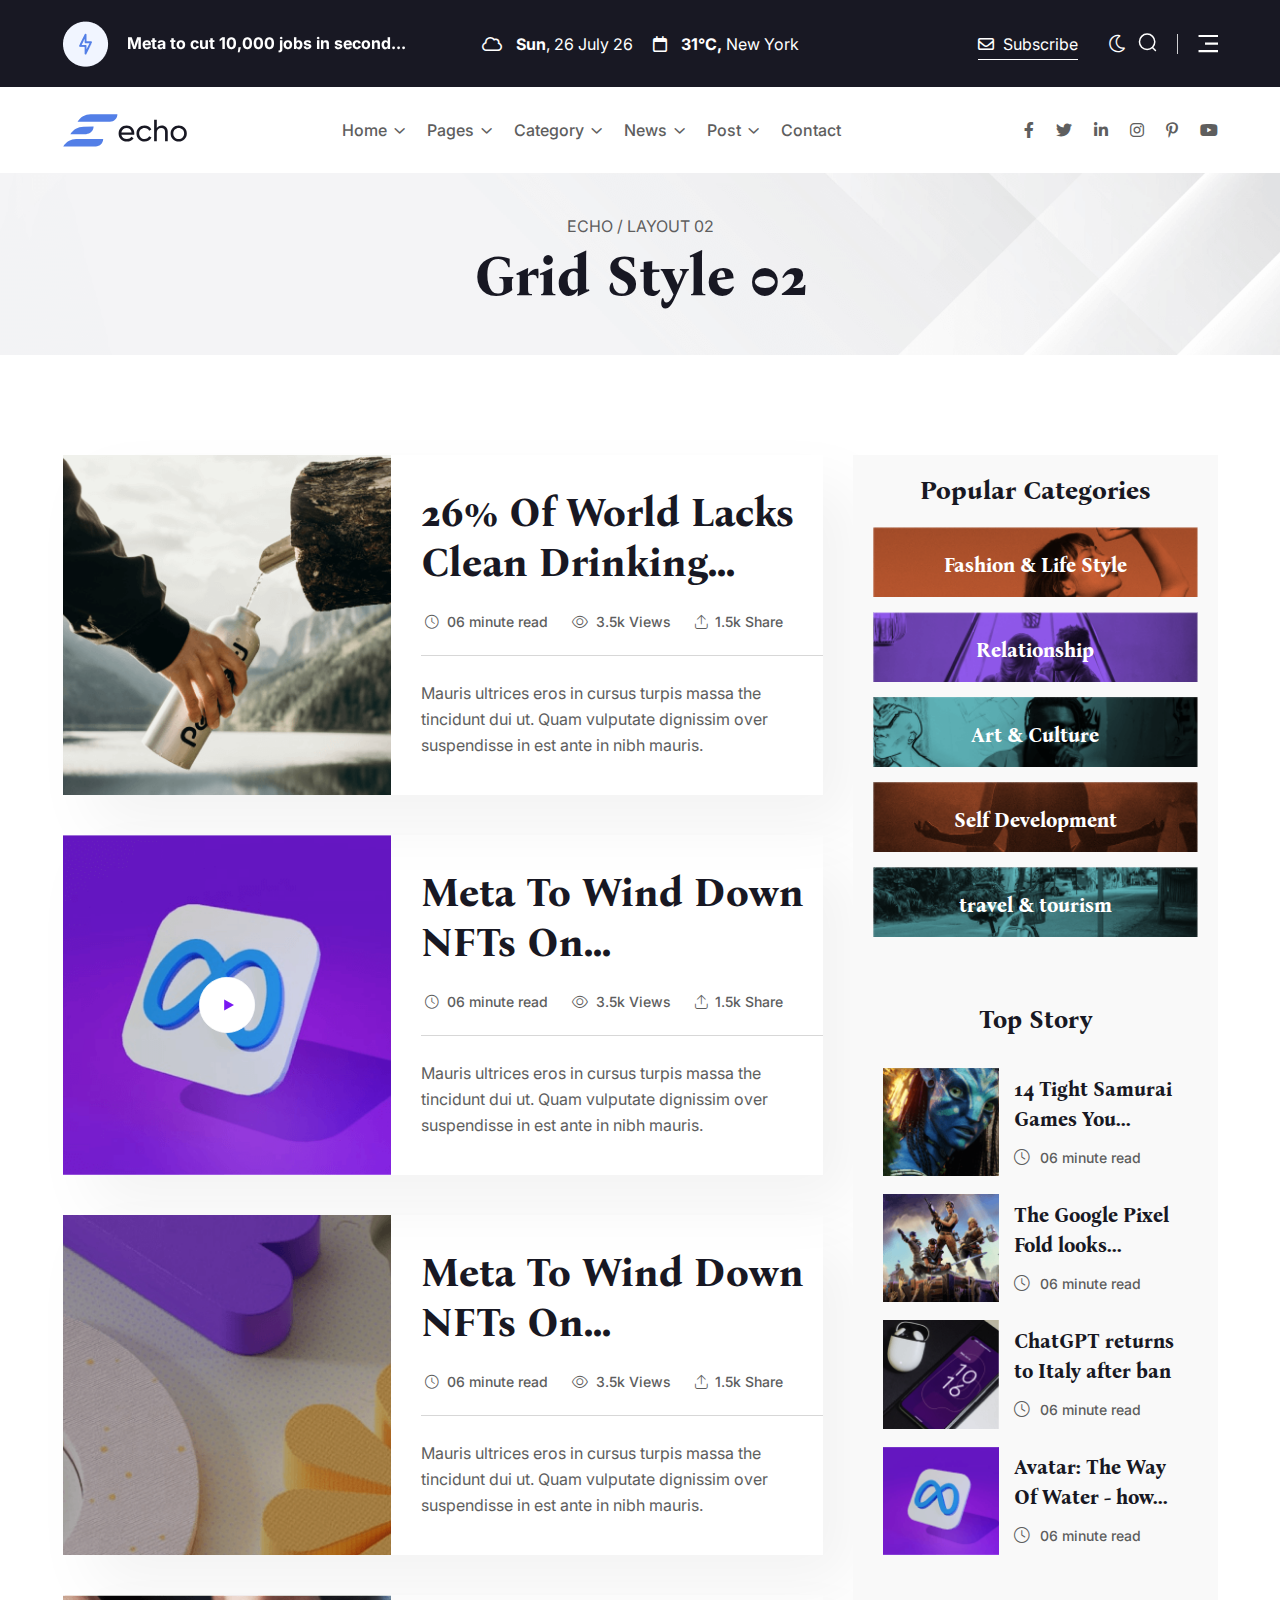
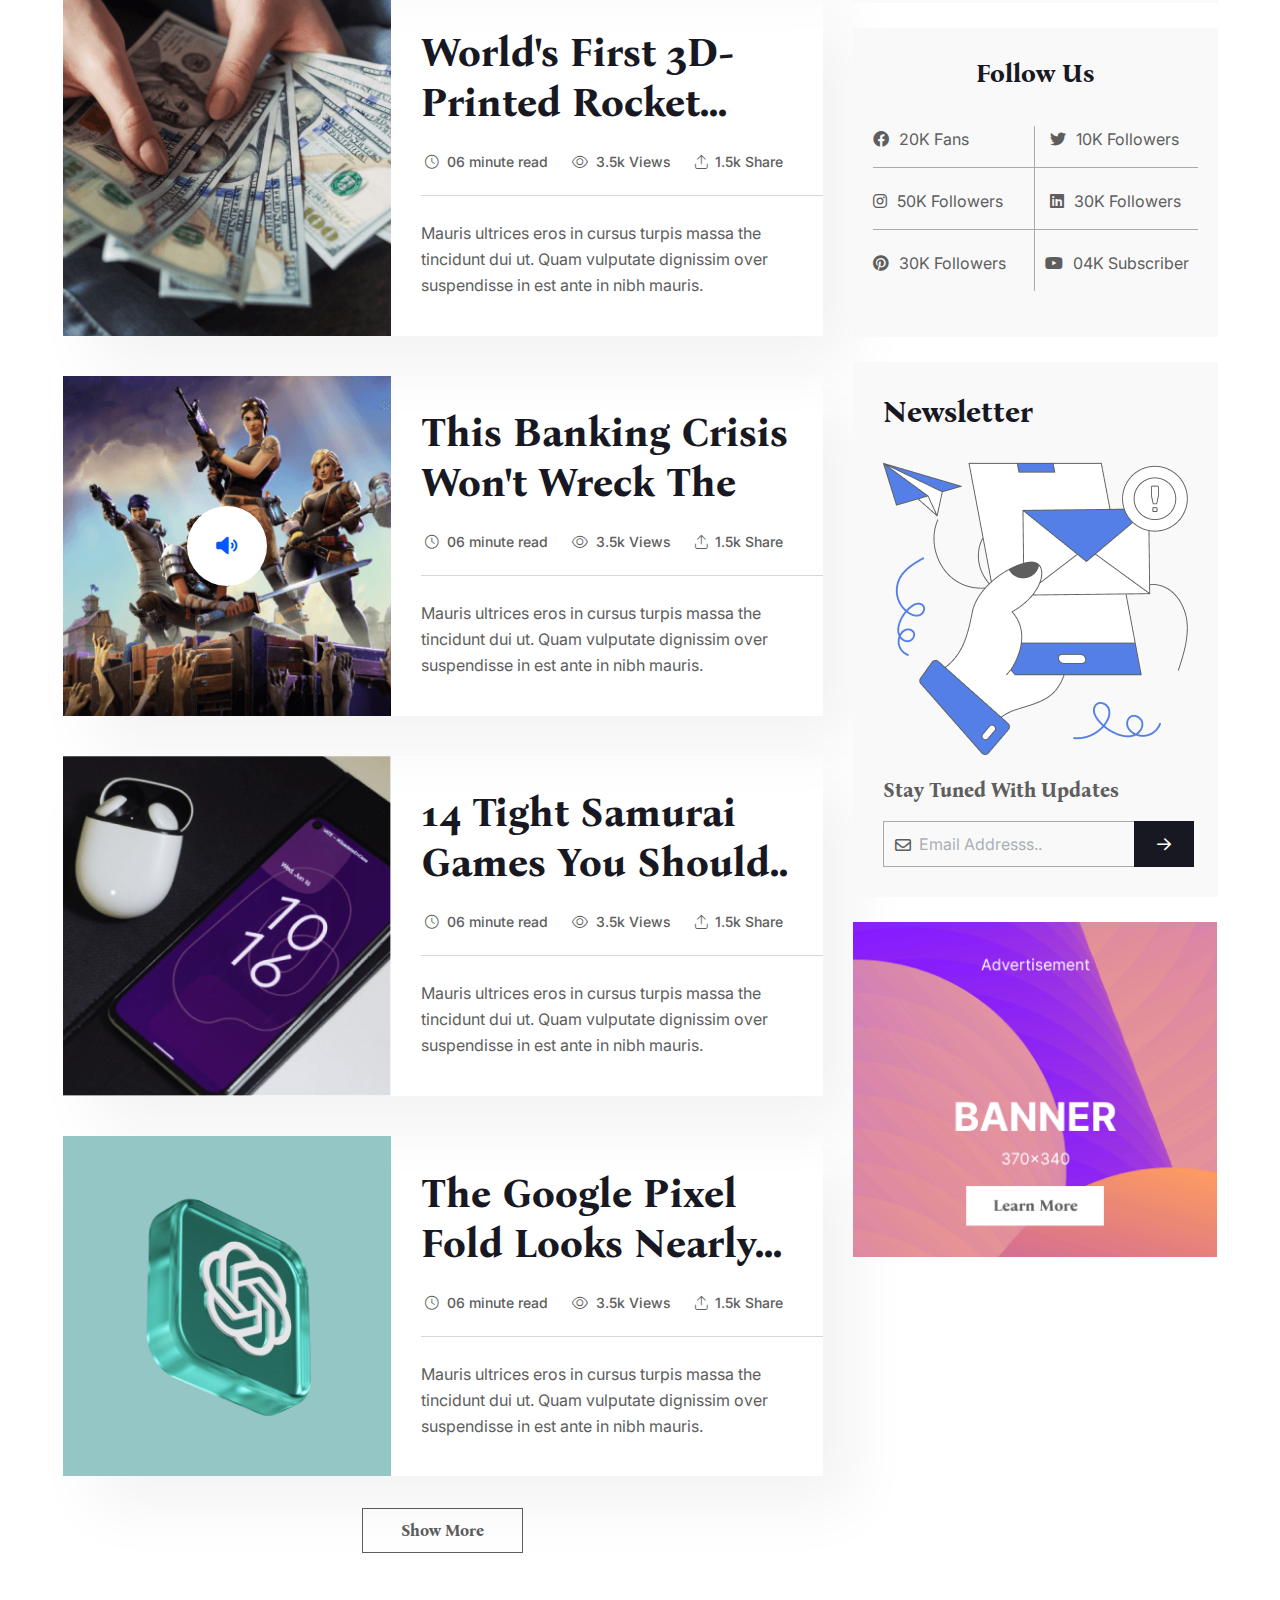
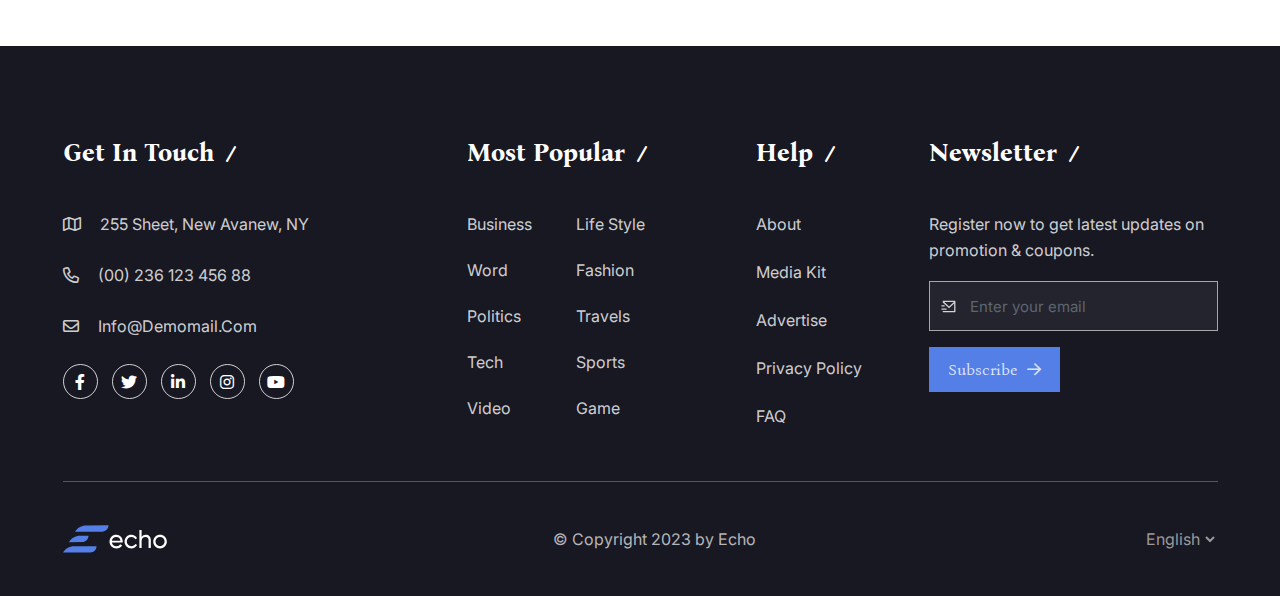
<file: category-style-2.html>
<!DOCTYPE html>
<html lang="en" data-theme="light">

<head>
    <meta charset="UTF-8">
    <meta http-equiv="X-UA-Compatible" content="IE=edge">
    <meta name="viewport" content="width=device-width, initial-scale=1.0">
    <title>Category Style 2</title>
    <link rel="shortcut icon" href="assets/images/fav.png" type="image/x-icon">

    <link rel="stylesheet preload" href="assets/css/plugins/fontawesome-5.css" as="style">
    <link rel="stylesheet preload" href="assets/css/vendor/bootstrap.min.css" as="style">
    <link rel="stylesheet preload" href="assets/css/vendor/swiper.css" as="style">
    <link rel="stylesheet preload" href="assets/css/vendor/metismenu.css" as="style">
    <link rel="stylesheet preload" href="assets/css/vendor/magnific-popup.css" as="style">
    <link rel="stylesheet preload" href="assets/css/style.css" as="style">
</head>

<body class="innerpage">
    <!-- Start Top Header Area -->

    <!-- Start Top Header Area -->
    <header class="echo-header-area">
        <div class="echo-header-top">
            <div class="container">
                <div class="echo-full-header-top">
                    <div class="row align-items-center plr_md--30">
                        <div class="col-xl-4 col-lg-4 d-none d-lg-block">
                            <div class="echo-meta-total-jobs">
                                <div class="echo-meta-jobs-icons">
                                    <img src="assets/images/home-1/header-top/home-1-header-top.png" alt="Echo">
                                </div>
                                <div class="echo-meta-jobs-text">
                                    <div class="swiper rt-treding-slider10">
                                        <div class="swiper-wrapper">
                                            <div class="swiper-slide">
                                                <span>Meta to cut 10,000 jobs in second...</span>
                                            </div>
                                            <div class="swiper-slide">
                                                <span>Elevating Your Office Attire...</span>
                                            </div>
                                            <div class="swiper-slide">
                                                <span>Beauty and Wellness Secrets...</span>
                                            </div>
                                        </div>
                                    </div>
                                </div>
                            </div>
                        </div>
                        <div class="col-xl-4 col-lg-4 col-md-6 col-sm-7 col-8">
                            <div class="echo-header-top-date">
                                <div class="echo-day-name">
                                    <span><i class="fa-regular fa-cloud"></i></span>
                                    <span id="echo-day" class="echo-home-day"></span>
                                    <span id="echo-date"></span>
                                </div>
                                <div class="echo-date-time">
                                    <span><i class="fa-regular fa-calendar"></i></span>
                                    <span><strong>31°C,</strong> New York </span>
                                </div>
                            </div>
                        </div>
                        <div class="col-xl-4 col-lg-4 col-md-6 col-sm-5 col-4 position-relative">
                            <div class="echo-header-top-subs-social-menu">
                                <div class="echo-header-top-subs-social">
                                    <div class="echo-subscribe home-2-menu-after echo-header-top-subscribe-btn">
                                        <a href="javascript:void(0)" class="echo-py-btn" onclick="document.getElementById('id01').style.display='inline'"><i class="fa-regular fa-envelope"></i> Subscribe</a>
                                    </div>
                                    <div class="echo-header-top-social-media">
                                        <div class="rts-darkmode">
                                            <a id="rts-data-toggle" class="rts-dark-light">
                                                <i class="rts-go-dark fal fa-moon"></i>
                                                <i class="rts-go-light far fa-sun"></i>
                                            </a>
                                        </div>
                                        <a href="#" id="search" class="echo-header-top-search-btn search-icon action-item icon">
                                            <svg width="19" height="19" viewBox="0 0 19 19" fill="none" xmlns="http://www.w3.org/2000/svg">
                                                <path d="M9.11556 16.431C13.3485 16.431 16.78 12.9996 16.78 8.76665C16.78 4.53373 13.3485 1.10226 9.11556 1.10226C4.88264 1.10226 1.45117 4.53373 1.45117 8.76665C1.45117 12.9996 4.88264 16.431 9.11556 16.431Z" stroke="white" stroke-width="1.5" stroke-linecap="round" stroke-linejoin="round"></path>
                                                <path d="M14.4463 14.4954L17.4512 17.4925" stroke="white" stroke-width="1.5" stroke-linecap="round" stroke-linejoin="round"></path>
                                            </svg>
                                        </a>
                                        <div class="search-input-area">
                                            <div class="container">
                                                <div class="search-input-inner">
                                                    <div class="input-div">
                                                        <input id="searchInput1" class="search-input" type="text" placeholder="Search by keyword or #">
                                                    </div>
                                                    <div class="search-close-icon"><i class="fa-regular fa-xmark-large rt-xmark"></i></div>
                                                </div>
                                            </div>
                                        </div>
                                    </div>
                                    <div class="echo-header-top-menu-bar menu-btn">
                                        <a href="javascript:void(0)">
                                            <svg width="20" height="19" viewBox="0 0 20 19" fill="none" xmlns="http://www.w3.org/2000/svg">
                                                <path d="M0.526001 0.953461H20V3.11724H0.526001V0.953461ZM7.01733 8.52668H20V10.6905H7.01733V8.52668ZM0.526001 16.0999H20V18.2637H0.526001V16.0999Z" fill="#5E5E5E" />
                                            </svg>
                                        </a>
                                    </div>
                                </div>
                            </div>
                        </div>
                    </div>
                </div>
            </div>
        </div>
        <!-- Start Home-1 Menu & Site Logo & Social Media -->
        <div class="echo-home-1-menu">
            <div class="echo-site-main-logo-menu-social">
                <div class="container">
                    <div class="row align-items-center">
                        <div class="col-xl-2 col-lg-2 col-7">
                            <div class="echo-site-logo">
                                <a class="logo-light" href="index.html"><img src="assets/images/home-1/site-logo/site-logo.svg" alt="Echo"></a>
                                <a class="logo-dark" href="index.html"><img src="assets/images/home-1/site-logo/site-logo-dark.svg" alt="Echo"></a>
                            </div>
                        </div>
                        <div class="col-xl-7 col-lg-7 d-lg-block d-none">
                            <nav>
                                <div class="echo-home-1-menu">
                                    <ul class="list-unstyled echo-desktop-menu">
                                        <li class="menu-item echo-has-dropdown">
                                            <a href="#" class="echo-dropdown-main-element active">Home</a>
                                            <!-- Start Dropdown Menu -->
                                            <ul class="echo-submenu list-unstyled menu-home">
                                                <li class="nav-item"><a href="index.html">Home 01 - Main</a></li>
                                                <li class="nav-item"><a href="index-two.html">Home 02 - Fashion</a></li>
                                                <li class="nav-item"><a href="index-three.html">Home 03 - Technology</a></li>
                                                <li class="nav-item"><a class="mobile-menu-link" href="index-four.html">Home 04 - Gamming</a></li>
                                            </ul>
                                            <!-- End Dropdown Menu -->
                                        </li>
                                        <li class="menu-item echo-has-dropdown">
                                            <a href="#" class="echo-dropdown-main-element">Pages</a>
                                            <ul class="echo-submenu list-unstyled menu-pages">
                                                <li class="nav-item"><a href="about.html">About</a></li>
                                                <li class="nav-item"><a href="author.html">Author</a></li>
                                                <li class="nav-item"><a href="team.html">Team</a></li>
                                                <li class="nav-item"><a href="404.html">Error Page</a></li>
                                            </ul>
                                        </li>
                                        <li class="menu-item echo-has-dropdown">
                                            <a href="#" class="echo-dropdown-main-element">Category</a>
                                            <ul class="echo-submenu list-unstyled menu-pages">
                                                <li class="nav-item"><a href="category-style-1.html">Category Style 1</a></li>
                                                <li class="nav-item"><a href="category-style-2.html">Category Style 2</a></li>
                                                <li class="nav-item"><a href="category-style-3.html">Category Style 3</a></li>
                                            </ul>
                                        </li>
                                        <li class="menu-item echo-has-dropdown">
                                            <a href="#" class="echo-dropdown-main-element">News</a>
                                            <ul class="mega-menu list-unstyled menu-pages">
                                                <li class="nav-item"><a href="post-style-1.html">
                                                        <div class="mega-menu-item">
                                                            <div class="mega-menu-img img-transition-scales">
                                                                <img src="assets/images/home-1/latest-news/item-1.png" alt="Echo" class="img-hovers">
                                                            </div>
                                                            <div class="mega-menu-title">
                                                                <h5>Xi, Putin hail 'new era'....</h5>
                                                            </div>
                                                        </div>
                                                    </a></li>
                                                <li class="nav-item"><a href="post-style-2.html">
                                                        <div class="mega-menu-item">
                                                            <div class="mega-menu-img img-transition-scales">
                                                                <img src="assets/images/home-1/latest-news/item-2.png" alt="Echo" class="img-hovers">
                                                            </div>
                                                            <div class="mega-menu-title">
                                                                <h5>Elon Musk's global empire....</h5>
                                                            </div>
                                                        </div>
                                                    </a></li>
                                                <li class="nav-item"><a href="post-style-3.html">
                                                        <div class="mega-menu item">
                                                            <div class="mega-menu-img img-transition-scales">
                                                                <img src="assets/images/home-1/latest-news/item-3.png" alt="Echo" class="img-hovers">
                                                            </div>
                                                            <div class="mega-menu-title">
                                                                <h5>Sri Lanka to receive first ....</h5>
                                                            </div>
                                                        </div>
                                                    </a></li>
                                                <li class="nav-item"><a href="post-details.html">
                                                        <div class="mega-menu item">
                                                            <div class="mega-menu-img img-transition-scales">
                                                                <img src="assets/images/home-1/latest-news/item-4.png" alt="Echo" class="img-hovers">
                                                            </div>
                                                            <div class="mega-menu-title">
                                                                <h5>Turkey earthquake prepare....</h5>
                                                            </div>
                                                        </div>
                                                    </a></li>
                                            </ul>
                                        </li>
                                        <li class="menu-item echo-has-dropdown">
                                            <a href="#" class="echo-dropdown-main-element">Post</a>
                                            <ul class="echo-submenu list-unstyled menu-pages">
                                                <li class="nav-item"><a href="post-style-1.html">Post Style 1</a></li>
                                                <li class="nav-item"><a href="post-style-2.html">Post Style 2</a></li>
                                                <li class="nav-item"><a href="post-style-3.html">Post Style 3</a></li>
                                                <li class="nav-item"><a href="post-details.html">Post Details</a></li>
                                            </ul>
                                        </li>
                                        <li class="menu-item"><a href="contact.html" class="echo-dropdown-main-element">Contact</a></li>
                                    </ul>
                                </div>
                            </nav>
                        </div>
                        <div class="col-xl-3 col-lg-3 col-5">
                            <div class="echo-home-1-social-media-icons">
                                <ul class="list-unstyled social-area">
                                    <li><a href="#"><i class="fa-brands fa-facebook-f"></i></a></li>
                                    <li><a href="#"><i class="fa-brands fa-twitter"></i></a></li>
                                    <li><a href="#"><i class="fa-brands fa-linkedin-in"></i></a></li>
                                    <li><a href="#"><i class="fa-brands fa-instagram"></i></a></li>
                                    <li><a href="#"><i class="fa-brands fa-pinterest-p"></i></a></li>
                                    <li><a href="#"><i class="fa-brands fa-youtube"></i></a></li>
                                </ul>
                                <div class="echo-header-top-menu-bar menu-btn">
                                    <a href="javascript:void(0)">
                                        <svg width="20" height="19" viewBox="0 0 20 19" fill="none" xmlns="http://www.w3.org/2000/svg">
                                            <path d="M0.526001 0.953461H20V3.11724H0.526001V0.953461ZM7.01733 8.52668H20V10.6905H7.01733V8.52668ZM0.526001 16.0999H20V18.2637H0.526001V16.0999Z" fill="#5E5E5E" />
                                        </svg>
                                    </a>
                                </div>
                            </div>
                        </div>
                    </div>
                </div>
            </div>
        </div>
        <!-- End Home-1 Menu & Site Logo & Social Media -->
    </header>
    <!-- End Top Header Area -->

    <!-- side bar for desktop -->
    <div id="side-bar" class="side-bar header-one">
        <div class="inner">
            <button class="close-icon-menu"><i class="far fa-times"></i></button>
            <!-- inner menu area desktop start -->
            <div class="inner-main-wrapper-desk d-none d-lg-block">
                <div class="thumbnail">
                    <img src="assets/images/sidemenu-logo.svg" alt="echo">
                </div>
                <div class="inner-content">
                    <div class="category-menu-area">
                        <ul class="category-area">
                            <li class="item">
                                <div class="image-area">
                                    <a href="#">
                                        <img src="assets/images/category-style-1/1.png" alt="">
                                    </a>
                                </div>
                                <div class="content">
                                    <div class="recent-post-title">
                                        <a href="#">The incident began as an argument among.</a>
                                        <p class="desc"></p>
                                    </div>
                                </div>
                            </li>
                            <li class="item">
                                <div class="image-area"><a href="#"><img src="assets/images/category-style-1/2.png" alt=""></a></div>
                                <div class="content">
                                    <div class="recent-post-title">
                                        <a href="#">The incident began as an argument among.</a>
                                    </div>
                                </div>
                            </li>
                        </ul>
                    </div>
                    <div class="newsletter-form">
                        <div class="form-inner">
                            <div class="content">
                                <div class="newsletter-image">
                                    <img src="assets/images/home-1/feature-right/news-item-1.png" alt="">
                                </div>
                                <h3 class="title">Get Newsletter</h3>
                                <p class="desc">Notification products, updates</p>
                            </div>
                            <form action="#">
                                <div class="input-div">
                                    <input type="email" placeholder="Your email..." required>
                                </div>
                                <button type="submit" class="subscribe-btn">Subscribe Now</button>
                            </form>
                        </div>
                    </div>
                </div>
            </div>
        </div>
        <!-- mobile menu area start -->
        <div class="mobile-menu d-block d-lg-none">
            <nav class="nav-main mainmenu-nav mt--30">
                <ul class="mainmenu" id="mobile-menu-active">
                    <li class="has-droupdown">
                        <a href="#" class="main">Home</a>
                        <ul class="submenu">
                            <li><a class="mobile-menu-link" href="index.html">Home 01 - Main</a></li>
                            <li><a class="mobile-menu-link" href="index-two.html">Home 02 - Fashion</a></li>
                            <li><a class="mobile-menu-link" href="index-three.html">Home 03 - Technology</a></li>
                            <li><a class="mobile-menu-link" href="index-four.html">Home 04 - Gamming</a></li>
                        </ul>
                    </li>
                    <li class="menu-item"><a class="main mobile-menu-link" href="about.html">About</a></li>
                    <li class="has-droupdown">
                        <a href="#" class="main">Category</a>
                        <ul class="submenu">
                            <li><a class="mobile-menu-link" href="category-style-1.html">Category Style 1</a></li>
                            <li><a class="mobile-menu-link" href="category-style-2.html">Category Style 2</a></li>
                            <li><a class="mobile-menu-link" href="category-style-3.html">Category Style 3</a></li>
                        </ul>
                    </li>
                    <li class="has-droupdown">
                        <a href="#" class="main">Features</a>
                        <ul class="submenu">
                            <li><a class="mobile-menu-link" href="author.html">Author</a></li>
                            <li><a class="mobile-menu-link" href="team.html">Team</a></li>
                            <li><a class="mobile-menu-link" href="404.html">Error Page</a></li>
                        </ul>
                    </li>
                    <li class="has-droupdown">
                        <a href="#" class="main">Post</a>
                        <ul class="submenu">
                            <li><a class="mobile-menu-link" href="post-style-1.html">Post Style 1</a></li>
                            <li><a class="mobile-menu-link" href="post-style-2.html">Post Style 2</a></li>
                            <li><a class="mobile-menu-link" href="post-style-3.html">Post Style 3</a></li>
                            <li><a class="mobile-menu-link" href="post-details.html">Post Details</a></li>
                        </ul>
                    </li>
                    <li class="menu-item"><a class="main mobile-menu-link" href="contact.html">Contact</a></li>
                </ul>
            </nav>

            <div class="social-wrapper-one">
                <ul>
                    <li>
                        <a href="#">
                            <i class="fa-brands fa-facebook-f"></i>
                        </a>
                    </li>
                    <li>
                        <a href="#">
                            <i class="fa-brands fa-twitter"></i>
                        </a>
                    </li>
                    <li>
                        <a href="#">
                            <i class="fa-brands fa-youtube"></i>
                        </a>
                    </li>
                    <li>
                        <a href="#">
                            <i class="fa-brands fa-instagram"></i>
                        </a>
                    </li>
                    <li>
                        <a href="#">
                            <i class="fa-brands fa-linkedin-in"></i>
                        </a>
                    </li>
                </ul>
            </div>
        </div>
        <!-- mobile menu area end -->
    </div>
    <!-- header style two End -->
    <!-- Start Subscribe Popup Box -->
    <div class="echo-popup-model" id="id01">
        <div class="echo-popup-transition">
            <div class="model-content animate-subscribe-popup">
                <a href="javascript:void(0)" onclick="document.getElementById('id01').style.display='none'"><i class="fa-regular fa-xmark"></i></a>
                <div class="echo-p-flexing">
                    <div class="echo-p-img">
                        <img src="assets/images/home-1/feature-right/news-item-1.png" alt="Echo">
                    </div>
                    <div class="form">
                        <div class="echo-p-sub-heading">
                            <p>Weekly Updates</p>
                        </div>
                        <div class="echo-p-sub-heading">
                            <h3>Let's join our newsletter!</h3>
                        </div>
                        <form method="POST">
                            <input type="email" required placeholder="Enter Your Email..">
                            <button type="submit">Submit</button>
                        </form>
                        <div class="echo-bottom-popup">
                            <p>Do not worry we don't spam!</p>
                        </div>
                    </div>
                </div>
            </div>
        </div>
    </div>
    <!-- End Subscribe Popup Box -->
    <!-- End Top Header Area -->

    <!-- start breadcrumb area -->
    <!-- rts breadcrumba area start -->
    <div class="echo-breadcrumb-area">
        <div class="container">
            <div class="row">
                <div class="col-lg-12">
                    <!-- bread crumb inner wrapper -->
                    <div class="breadcrumb-inner text-center">
                        <div class="meta">
                            <a href="#" class="prev">ECHO /</a>
                            <a href="#" class="next">Layout 02</a>
                        </div>
                        <h1 class="title">Grid Style 02</h1>
                    </div>
                    <!-- bread crumb inner wrapper end -->
                </div>
            </div>
        </div>
    </div>
    <!-- rts breadcrumba area end -->
    <!-- end breadcrumb area -->


    <section class="echo-hero-section inner inner-2">
        <div class="echo-hero">
            <div class="container">
                <div class="echo-full-hero-content">
                    <div class="row gx-5 sticky-coloum-wrap">
                        <div class="col-xl-8 col-lg-8">
                            <div class="echo-hero-baner">
                                <div class="echo-inner-img-ct-1  img-transition-scale">
                                    <a href="post-details.html"><img src="assets/images/category-style-2/item-1.png" alt="Echo"></a>
                                </div>
                                <div class="echo-banner-texting">
                                    <h3 class="echo-hero-title text-capitalize font-weight-bold"><a href="post-details.html" class="title-hover">26% of world lacks clean drinking...</a></h3>
                                    <div class="echo-hero-area-titlepost-post-like-comment-share">
                                        <div class="echo-hero-area-like-read-comment-share">
                                            <a href="#"><i class="fa-light fa-clock"></i> 06 minute read</a>
                                        </div>
                                        <div class="echo-hero-area-like-read-comment-share">
                                            <a href="#"><i class="fa-light fa-eye"></i> 3.5k Views</a>
                                        </div>
                                        <div class="echo-hero-area-like-read-comment-share">
                                            <a href="#"><i class="fa-light fa-arrow-up-from-bracket"></i> 1.5k Share</a>
                                        </div>
                                    </div>
                                    <hr>
                                    <p class="echo-hero-discription">Mauris ultrices eros in cursus turpis massa the tincidunt dui ut. Quam vulputate dignissim over suspendisse in est ante in nibh mauris. </p>
                                </div>
                            </div>
                            <div class="echo-hero-baner">
                                <div class="echo-inner-img-ct-1  img-transition-scale">
                                    <a href="post-details.html"><img src="assets/images/category-style-2/item-2.png" alt="Echo"></a>
                                    <div class="echo-hm2-video-icons">
                                        <div class="vedio-icone">
                                            <a class="play-video popup-youtube video-play-button" href="https://www.youtube.com/watch?v=pBFQdxA-apI">
                                                <span></span>
                                            </a>
                                            <div class="video-overlay">
                                                <a class="video-overlay-close">×</a>
                                            </div>
                                        </div>
                                    </div>
                                </div>
                                <div class="echo-banner-texting">
                                    <h3 class="echo-hero-title text-capitalize font-weight-bold"><a href="post-details.html" class="title-hover">Meta to wind down NFTs on...</a></h3>
                                    <div class="echo-hero-area-titlepost-post-like-comment-share">
                                        <div class="echo-hero-area-like-read-comment-share">
                                            <a href="#"><i class="fa-light fa-clock"></i> 06 minute read</a>
                                        </div>
                                        <div class="echo-hero-area-like-read-comment-share">
                                            <a href="#"><i class="fa-light fa-eye"></i> 3.5k Views</a>
                                        </div>
                                        <div class="echo-hero-area-like-read-comment-share">
                                            <a href="#"><i class="fa-light fa-arrow-up-from-bracket"></i> 1.5k Share</a>
                                        </div>
                                    </div>
                                    <hr>
                                    <p class="echo-hero-discription">Mauris ultrices eros in cursus turpis massa the tincidunt dui ut. Quam vulputate dignissim over suspendisse in est ante in nibh mauris. </p>
                                </div>
                            </div>
                            <div class="echo-hero-baner">
                                <div class="echo-inner-img-ct-1  img-transition-scale">
                                    <a href="post-details.html"><img src="assets/images/category-style-2/item-3.png" alt="Echo"></a>
                                </div>
                                <div class="echo-banner-texting">
                                    <h3 class="echo-hero-title text-capitalize font-weight-bold"><a href="post-details.html" class="title-hover">Meta to wind down NFTs on...</a></h3>
                                    <div class="echo-hero-area-titlepost-post-like-comment-share">
                                        <div class="echo-hero-area-like-read-comment-share">
                                            <a href="#"><i class="fa-light fa-clock"></i> 06 minute read</a>
                                        </div>
                                        <div class="echo-hero-area-like-read-comment-share">
                                            <a href="#"><i class="fa-light fa-eye"></i> 3.5k Views</a>
                                        </div>
                                        <div class="echo-hero-area-like-read-comment-share">
                                            <a href="#"><i class="fa-light fa-arrow-up-from-bracket"></i> 1.5k Share</a>
                                        </div>
                                    </div>
                                    <hr>
                                    <p class="echo-hero-discription">Mauris ultrices eros in cursus turpis massa the tincidunt dui ut. Quam vulputate dignissim over suspendisse in est ante in nibh mauris. </p>
                                </div>
                            </div>
                            <div class="echo-hero-baner">
                                <div class="echo-inner-img-ct-1  img-transition-scale">
                                    <a href="post-details.html"><img src="assets/images/category-style-2/item-4.png" alt="Echo"></a>
                                </div>
                                <div class="echo-banner-texting">
                                    <h3 class="echo-hero-title text-capitalize font-weight-bold"><a href="post-details.html" class="title-hover">World's first 3D-printed rocket...</a></h3>
                                    <div class="echo-hero-area-titlepost-post-like-comment-share">
                                        <div class="echo-hero-area-like-read-comment-share">
                                            <a href="#"><i class="fa-light fa-clock"></i> 06 minute read</a>
                                        </div>
                                        <div class="echo-hero-area-like-read-comment-share">
                                            <a href="#"><i class="fa-light fa-eye"></i> 3.5k Views</a>
                                        </div>
                                        <div class="echo-hero-area-like-read-comment-share">
                                            <a href="#"><i class="fa-light fa-arrow-up-from-bracket"></i> 1.5k Share</a>
                                        </div>
                                    </div>
                                    <hr>
                                    <p class="echo-hero-discription">Mauris ultrices eros in cursus turpis massa the tincidunt dui ut. Quam vulputate dignissim over suspendisse in est ante in nibh mauris. </p>
                                </div>
                            </div>
                            <div class="echo-hero-baner">
                                <div class="echo-inner-img-ct-1  img-transition-scale">
                                    <a href="post-details.html"><img src="assets/images/category-style-2/item-5.png" alt="Echo"></a>
                                    <div class="echo-hm2-video-icons">
                                        <div class="vedio-icone">
                                            <a class="video-play-button pe-none" href="#">
                                                <span><i class="fa-solid fa-volume"></i></span>
                                            </a>
                                            <div class="video-overlay">
                                                <a class="video-overlay-close">×</a>
                                            </div>
                                        </div>
                                    </div>
                                </div>
                                <div class="echo-banner-texting">
                                    <h3 class="echo-hero-title text-capitalize font-weight-bold"><a href="post-details.html" class="title-hover">This banking crisis won't wreck the </a></h3>
                                    <div class="echo-hero-area-titlepost-post-like-comment-share">
                                        <div class="echo-hero-area-like-read-comment-share">
                                            <a href="#"><i class="fa-light fa-clock"></i> 06 minute read</a>
                                        </div>
                                        <div class="echo-hero-area-like-read-comment-share">
                                            <a href="#"><i class="fa-light fa-eye"></i> 3.5k Views</a>
                                        </div>
                                        <div class="echo-hero-area-like-read-comment-share">
                                            <a href="#"><i class="fa-light fa-arrow-up-from-bracket"></i> 1.5k Share</a>
                                        </div>
                                    </div>
                                    <hr>
                                    <p class="echo-hero-discription">Mauris ultrices eros in cursus turpis massa the tincidunt dui ut. Quam vulputate dignissim over suspendisse in est ante in nibh mauris. </p>
                                </div>
                            </div>
                            <div class="echo-hero-baner">
                                <div class="echo-inner-img-ct-1  img-transition-scale">
                                    <a href="post-details.html"><img src="assets/images/category-style-2/item-6.png" alt="Echo"></a>
                                </div>
                                <div class="echo-banner-texting">
                                    <h3 class="echo-hero-title text-capitalize font-weight-bold"><a href="post-details.html" class="title-hover">14 Tight Samurai Games You Should..</a></h3>
                                    <div class="echo-hero-area-titlepost-post-like-comment-share">
                                        <div class="echo-hero-area-like-read-comment-share">
                                            <a href="#"><i class="fa-light fa-clock"></i> 06 minute read</a>
                                        </div>
                                        <div class="echo-hero-area-like-read-comment-share">
                                            <a href="#"><i class="fa-light fa-eye"></i> 3.5k Views</a>
                                        </div>
                                        <div class="echo-hero-area-like-read-comment-share">
                                            <a href="#"><i class="fa-light fa-arrow-up-from-bracket"></i> 1.5k Share</a>
                                        </div>
                                    </div>
                                    <hr>
                                    <p class="echo-hero-discription">Mauris ultrices eros in cursus turpis massa the tincidunt dui ut. Quam vulputate dignissim over suspendisse in est ante in nibh mauris. </p>
                                </div>
                            </div>
                            <div class="echo-hero-baner">
                                <div class="echo-inner-img-ct-1  img-transition-scale">
                                    <a href="post-details.html"><img src="assets/images/category-style-2/item-7.png" alt="Echo"></a>
                                </div>
                                <div class="echo-banner-texting">
                                    <h3 class="echo-hero-title text-capitalize font-weight-bold"><a href="post-details.html" class="title-hover">The Google Pixel Fold looks nearly...</a></h3>
                                    <div class="echo-hero-area-titlepost-post-like-comment-share">
                                        <div class="echo-hero-area-like-read-comment-share">
                                            <a href="#"><i class="fa-light fa-clock"></i> 06 minute read</a>
                                        </div>
                                        <div class="echo-hero-area-like-read-comment-share">
                                            <a href="#"><i class="fa-light fa-eye"></i> 3.5k Views</a>
                                        </div>
                                        <div class="echo-hero-area-like-read-comment-share">
                                            <a href="#"><i class="fa-light fa-arrow-up-from-bracket"></i> 1.5k Share</a>
                                        </div>
                                    </div>
                                    <hr>
                                    <p class="echo-hero-discription">Mauris ultrices eros in cursus turpis massa the tincidunt dui ut. Quam vulputate dignissim over suspendisse in est ante in nibh mauris. </p>
                                </div>
                            </div>
                            <div class="echo-de-category-show-more-btn text-center">
                                <a href="post-details.html" class="text-capitalize echo-py-btn">Show more</a>
                            </div>
                        </div>
                        <div class="col-xl-4 col-lg-4 sticky-coloum-item">
                            <div class="echo-right-ct-1">
                                <div class="echo-popular-hl-img">
                                    <div class="echo-home-2-title">
                                        <div class="row">
                                            <div class="col-lg-12">
                                                <div class="echo-home-2-main-title">
                                                    <h5 class="text-capitalize text-center">Popular Categories</h5>
                                                </div>
                                            </div>
                                        </div>
                                    </div>
                                    <div class="echo-popular-item">
                                        <ul class="list-unstyled">
                                            <li><a href="category-style-1.html">
                                                    <h5>Fashion & Life Style</h5>
                                                </a></li>
                                            <li><a href="category-style-1.html">
                                                    <h5>Relationship</h5>
                                                </a></li>
                                            <li><a href="category-style-1.html">
                                                    <h5>Art & Culture</h5>
                                                </a></li>
                                            <li><a href="category-style-1.html">
                                                    <h5>Self Development</h5>
                                                </a></li>
                                            <li><a href="category-style-1.html">
                                                    <h5>travel & tourism</h5>
                                                </a></li>
                                        </ul>
                                    </div>
                                </div>
                                <div class="echo-home-1-hero-area-top-story">
                                    <h5 class="text-center">Top Story</h5>
                                    <div class="echo-top-story">
                                        <div class="echo-story-picture img-transition-scale">
                                            <a href="post-details.html"><img src="assets/images/category-style-1/item-9.png" alt="Echo" class="img-hover"></a>
                                        </div>
                                        <div class="echo-story-text">
                                            <h6><a href="#" class="title-hover">14 Tight Samurai Games You...</a></h6>
                                            <a href="#" class="pe-none"><i class="fa-light fa-clock"></i> 06 minute read</a>
                                        </div>
                                    </div>
                                    <div class="echo-top-story">
                                        <div class="echo-story-picture img-transition-scale">
                                            <a href="post-details.html"><img src="assets/images/category-style-1/item-6.png" alt="Echo" class="img-hover"></a>
                                        </div>
                                        <div class="echo-story-text">
                                            <h6><a href="#" class="title-hover">The Google Pixel Fold looks...</a></h6>
                                            <a href="#" class="pe-none"><i class="fa-light fa-clock"></i> 06 minute read</a>
                                        </div>
                                    </div>
                                    <div class="echo-top-story">
                                        <div class="echo-story-picture img-transition-scale">
                                            <a href="post-details.html"><img src="assets/images/category-style-1/item-7.png" alt="Echo" class="img-hover"></a>
                                        </div>
                                        <div class="echo-story-text">
                                            <h6><a href="#" class="title-hover">ChatGPT returns to Italy after ban</a></h6>
                                            <a href="#" class="pe-none"><i class="fa-light fa-clock"></i> 06 minute read</a>
                                        </div>
                                    </div>
                                    <div class="echo-top-story">
                                        <div class="echo-story-picture img-transition-scale">
                                            <a href="post-details.html"><img src="assets/images/category-style-1/item-8.png" alt="Echo" class="img-hover"></a>
                                        </div>
                                        <div class="echo-story-text">
                                            <h6><a href="#" class="title-hover">Avatar: The Way Of Water - how...</a></h6>
                                            <a href="#" class="pe-none"><i class="fa-light fa-clock"></i> 06 minute read</a>
                                        </div>
                                    </div>
                                </div>
                                <div class="echo-feature-area-right-site-follower">
                                    <div class="echo-home-2-title">
                                        <div class="row">
                                            <div class="col-lg-12">
                                                <div class="echo-home-2-main-title">
                                                    <h5 class="text-capitalize text-center">Follow Us</h5>
                                                </div>
                                            </div>
                                        </div>
                                    </div>
                                    <ul class="list-unstyled">
                                        <li><a href="#"><i class="fa-brands fa-facebook"></i>20K Fans</a></li>
                                        <li><a href="#"><i class="fa-brands fa-twitter"></i>10K Followers</a></li>
                                        <li><a href="#"><i class="fa-brands fa-instagram"></i>50K Followers</a></li>
                                        <li><a href="#"><i class="fa-brands fa-linkedin"></i>30K Followers</a></li>
                                        <li><a href="#"><i class="fa-brands fa-pinterest"></i>30K Followers</a></li>
                                        <li><a href="#"><i class="fa-brands fa-youtube"></i>04K Subscriber</a></li>
                                    </ul>
                                </div>
                                <div class="echo-feature-area-right-site-newsletter">
                                    <div class="echo-feature-area-rigth-site-newsletter-title">
                                        <h4>Newsletter</h4>
                                    </div>
                                    <div class="echo-feature-area-right-site-newsletter-img">
                                        <img src="assets/images/home-1/feature-right/news-item-1.png" alt="Echo">
                                    </div>
                                    <div class="echo-feature-area-right-site-sub-title">
                                        <p>Stay Tuned With Updates</p>
                                    </div>
                                    <div class="echo-feature-area-right-site-news-subscribe">
                                        <form action="POST">
                                            <div class="echo-feature-area-right-site-input-box">
                                                <input type="email" placeholder="Email Addresss.." required>
                                                <button type="submit"><i class="fa-regular fa-arrow-right"></i></button>
                                            </div>
                                        </form>
                                    </div>
                                </div>
                                <div class="echo-ct-1-add">
                                    <div class="echo-ct-add-img">
                                        <a href="#"><img src="assets/images/category-style-1/item-10.png" alt="Echo"></a>
                                    </div>
                                </div>
                            </div>
                        </div>
                    </div>
                </div>
            </div>
        </div>
    </section>

    <!-- Start Footer Area -->
    <!-- Start Footer Area -->
    <footer class="echo-footer-area" id="footer">
        <div class="container">
            <div class="echo-row">
                <div class="echo-footer-content-1">
                    <div class="echo-get-in-tuch">
                        <h4 class="text-capitalize">Get In Touch</h4>
                    </div>
                    <div class="echo-footer-address">
                        <span class="text-capitalize"><i class="fa-regular fa-map"></i> 255 Sheet, New Avanew, NY</span>
                        <span class="text-capitalize"><i class="fa-regular fa-phone"></i> (00) 236 123 456 88</span>
                        <span class="text-capitalize"><i class="fa-sharp fa-regular fa-envelope"></i>
                            info@demomail.com</span>
                        <div class="echo-footer-social-media">
                            <a href="#">
                                <i class="fa-brands fa-facebook-f"></i>
                            </a>
                            <a href="#">
                                <i class="fa-brands fa-twitter"></i>
                            </a>
                            <a href="#">
                                <i class="fa-brands fa-linkedin-in"></i>
                            </a>
                            <a href="#">
                                <i class="fa-brands fa-instagram"></i>
                            </a>
                            <a href="#">
                                <i class="fa-brands fa-youtube"></i>
                            </a>
                        </div>
                    </div>
                </div>
                <div class="echo-footer-content-2">
                    <div class="echo-get-in-tuch">
                        <h4 class="text-capitalize">Most Popular</h4>
                    </div>
                    <div class="echo-footer-most-popular">
                        <ul class="list-unstyled">
                            <li><a href="#">Business</a></li>
                            <li><a href="#">Life Style</a></li>
                            <li><a href="#">Word</a></li>
                            <li><a href="#">Fashion</a></li>
                            <li><a href="#">Politics</a></li>
                            <li><a href="#">Travels</a></li>
                            <li><a href="#">Tech</a></li>
                            <li><a href="#">Sports</a></li>
                            <li><a href="#">Video</a></li>
                            <li><a href="#">Game</a></li>
                        </ul>
                    </div>
                </div>
                <div class="echo-footer-content-3">
                    <div class="echo-get-in-tuch">
                        <h4 class="text-capitalize">Help</h4>
                    </div>
                    <div class="echo-footer-help">
                        <ul class="list-unstyled">
                            <li><a href="about.html">About</a></li>
                            <li><a href="#">Media Kit</a></li>
                            <li><a href="#">Advertise</a></li>
                            <li><a href="#">Privacy Policy</a></li>
                            <li><a href="#">FAQ</a></li>
                        </ul>
                    </div>
                </div>
                <div class="echo-footer-content-4">
                    <div class="echo-get-in-tuch">
                        <h4 class="text-capitalize">Newsletter</h4>
                    </div>
                    <div class="echo-footer-news-text">
                        <p>Register now to get latest updates on promotion & coupons.</p>
                    </div>
                    <div class="echo-subscribe-box-button">
                        <form action="POST">
                            <div class="echo-subscribe-input-fill">
                                <svg width="15" height="13" viewBox="0 0 15 13" fill="none" xmlns="http://www.w3.org/2000/svg">
                                    <path opacity="0.8" d="M14.4414 11.6674C14.4402 11.8345 14.3734 11.9944 14.2553 12.1127C14.1371 12.2309 13.9773 12.2979 13.8101 12.2993H2.34541C2.17792 12.2991 2.01736 12.2325 1.89899 12.114C1.78062 11.9955 1.71413 11.8348 1.71413 11.6674V11.0265H13.1687V3.58109L8.07777 8.16291L1.71413 2.43564V1.48109C1.71413 1.31232 1.78118 1.15045 1.90052 1.03111C2.01986 0.911772 2.18172 0.844727 2.3505 0.844727H13.805C13.9738 0.844727 14.1357 0.911772 14.255 1.03111C14.3744 1.15045 14.4414 1.31232 14.4414 1.48109V11.6674ZM3.26304 2.11745L8.07777 6.45109L12.8925 2.11745H3.26304ZM0.441406 8.48109H5.53232V9.75382H0.441406V8.48109ZM0.441406 5.29927H3.62322V6.572H0.441406V5.29927Z" fill="white" />
                                </svg>
                                <input type="email" placeholder="Enter your email" required>
                            </div>
                            <div class="echo-footer-area-subscribe-button">
                                <a href="#" class="echo-py-btn-border text-capitalize">subscribe</a>
                            </div>
                        </form>
                    </div>
                </div>
            </div>
            <div class="echo-footer-copyright-area">
                <div class="copyright-area-inner">
                    <div class="footer-logo"><a href="index.html"><img src="assets/images/home-1/site-logo/footer-logo-1.svg" alt="logo"></a></div>
                    <div class="copyright-content">
                        <h5 class="title">© Copyright 2023 by Echo</h5>
                    </div>
                    <div class="select-area">
                        <select name="lang" id="lang">
                            <option value="english">English</option>
                            <option value="bengali">Bengali</option>
                            <option value="arabic">Arabic</option>
                            <option value="hindi">Hindi</option>
                            <option value="urdu">Urdu</option>
                            <option value="french">French</option>
                            <option value="tamil">Tamil</option>
                            <option value="marathi">Marathi</option>
                        </select>
                    </div>
                </div>
            </div>
        </div>
    </footer>
    <!-- End Footer Area -->
    <!-- End Footer Area -->

    <!-- Start Scricpt Area -->

    <!--scroll top button-->
    <button class="scroll-top-btn">
        <i class="fa-regular fa-angles-up"></i>
    </button>
    <!--scroll top button end-->

    <div id="anywhere-home"></div>

    <script src="assets/js/vendor/jquery.min.js" defer></script>
    <script src="assets/js/plugins/audio.js" defer></script>
    <script src="assets/js/vendor/bootstrap.min.js" defer></script>
    <script src="assets/js/vendor/swiper.js" defer></script>
    <script src="assets/js/vendor/metisMenu.min.js" defer></script>
    <script src="assets/js/plugins/audio.js" defer></script>
    <script src="assets/js/plugins/magnific-popup.js" defer></script>
    <script src="assets/js/plugins/contact-form.js" defer></script>
    <script src="assets/js/plugins/resize-sensor.min.js" defer></script>
    <script src="assets/js/plugins/theia-sticky-sidebar.min.js" defer></script>

    <!-- main js file -->
    <script src="assets/js/main.js" defer></script>
    <!-- End Footer Area -->


</body>

</html>
</file>
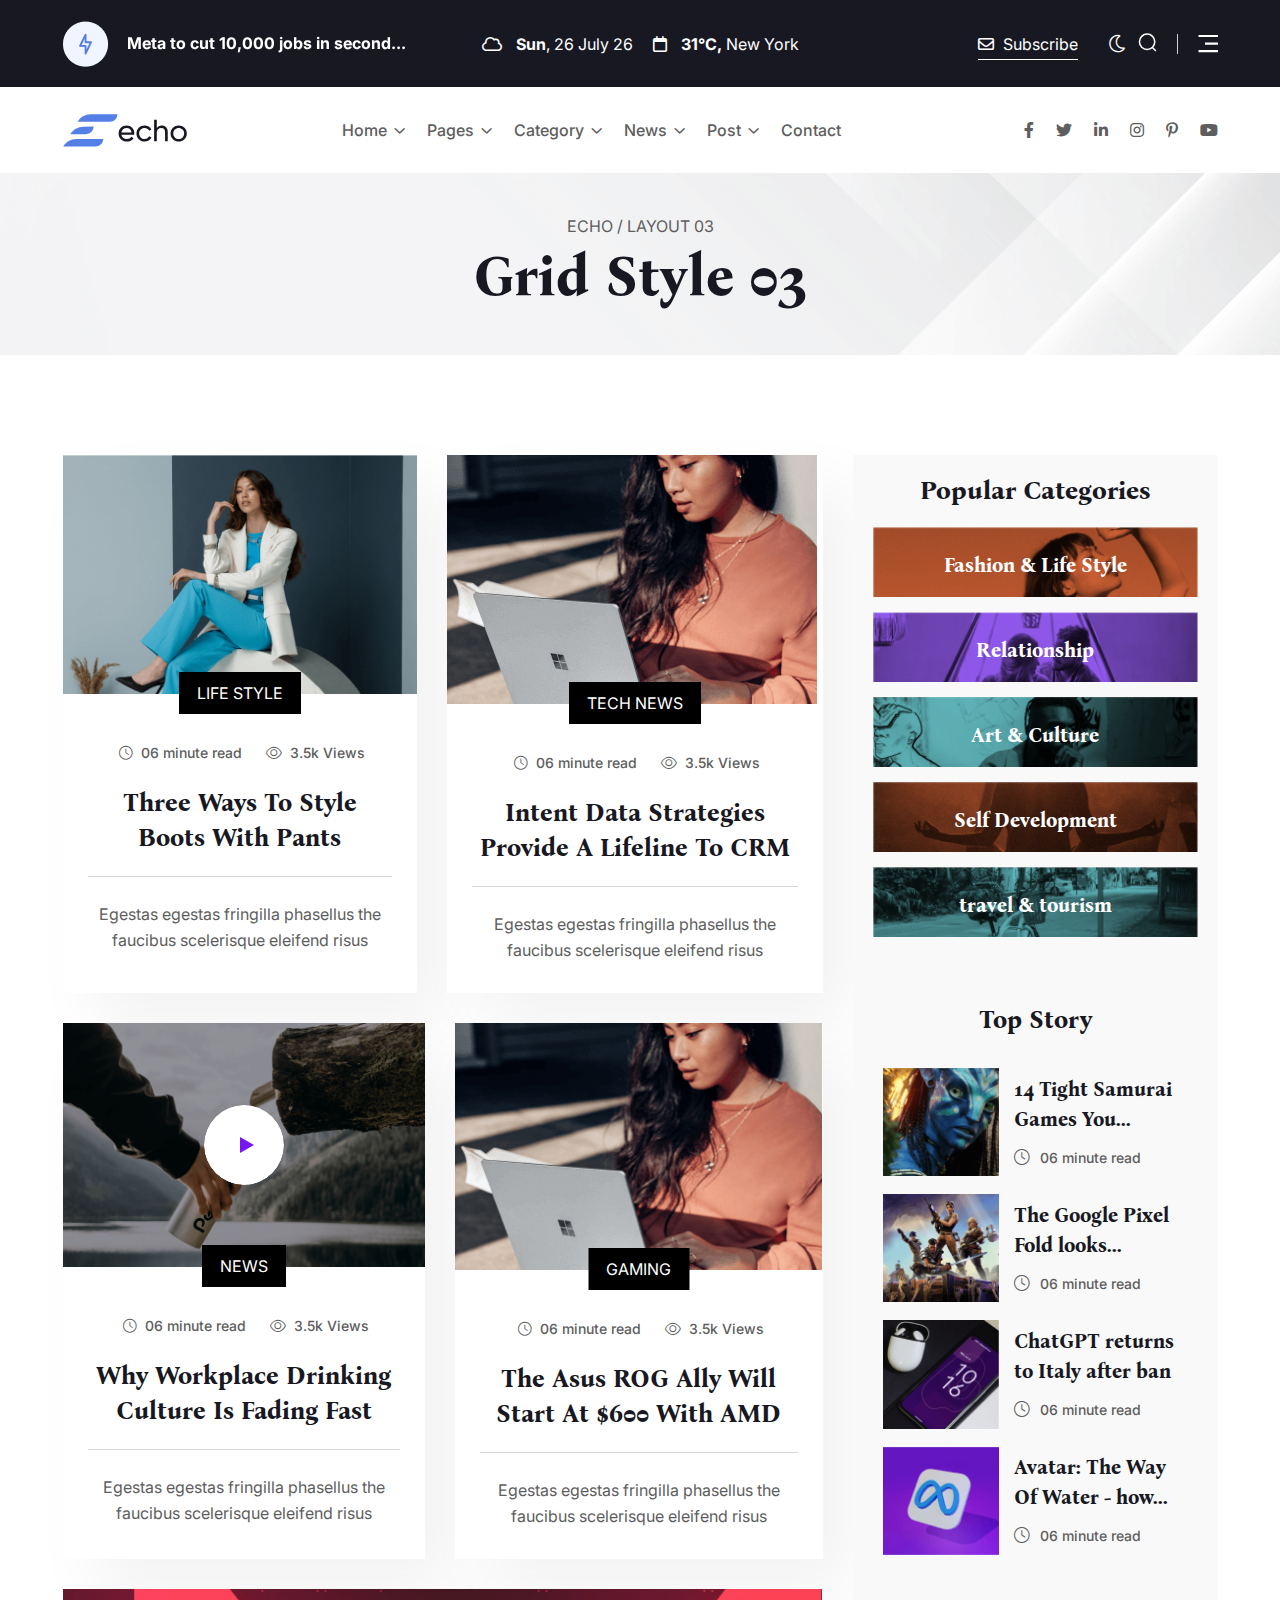
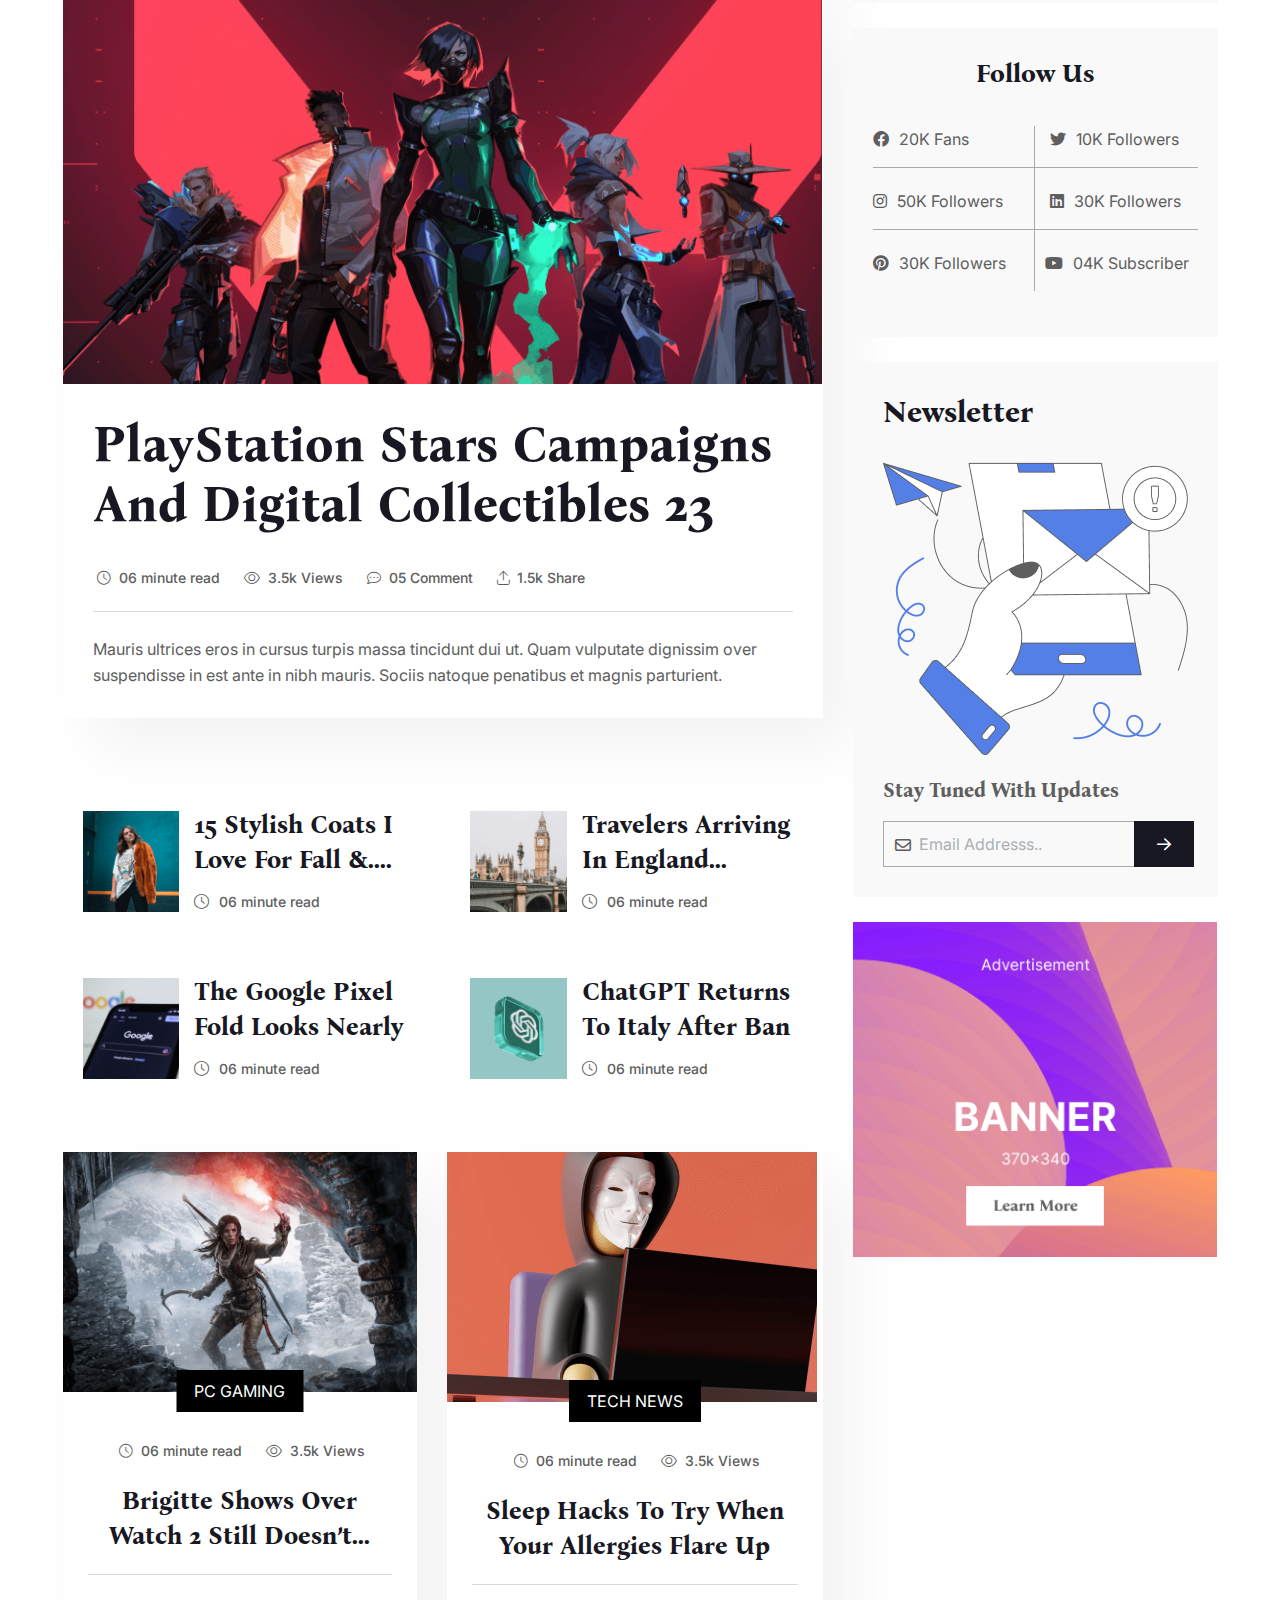
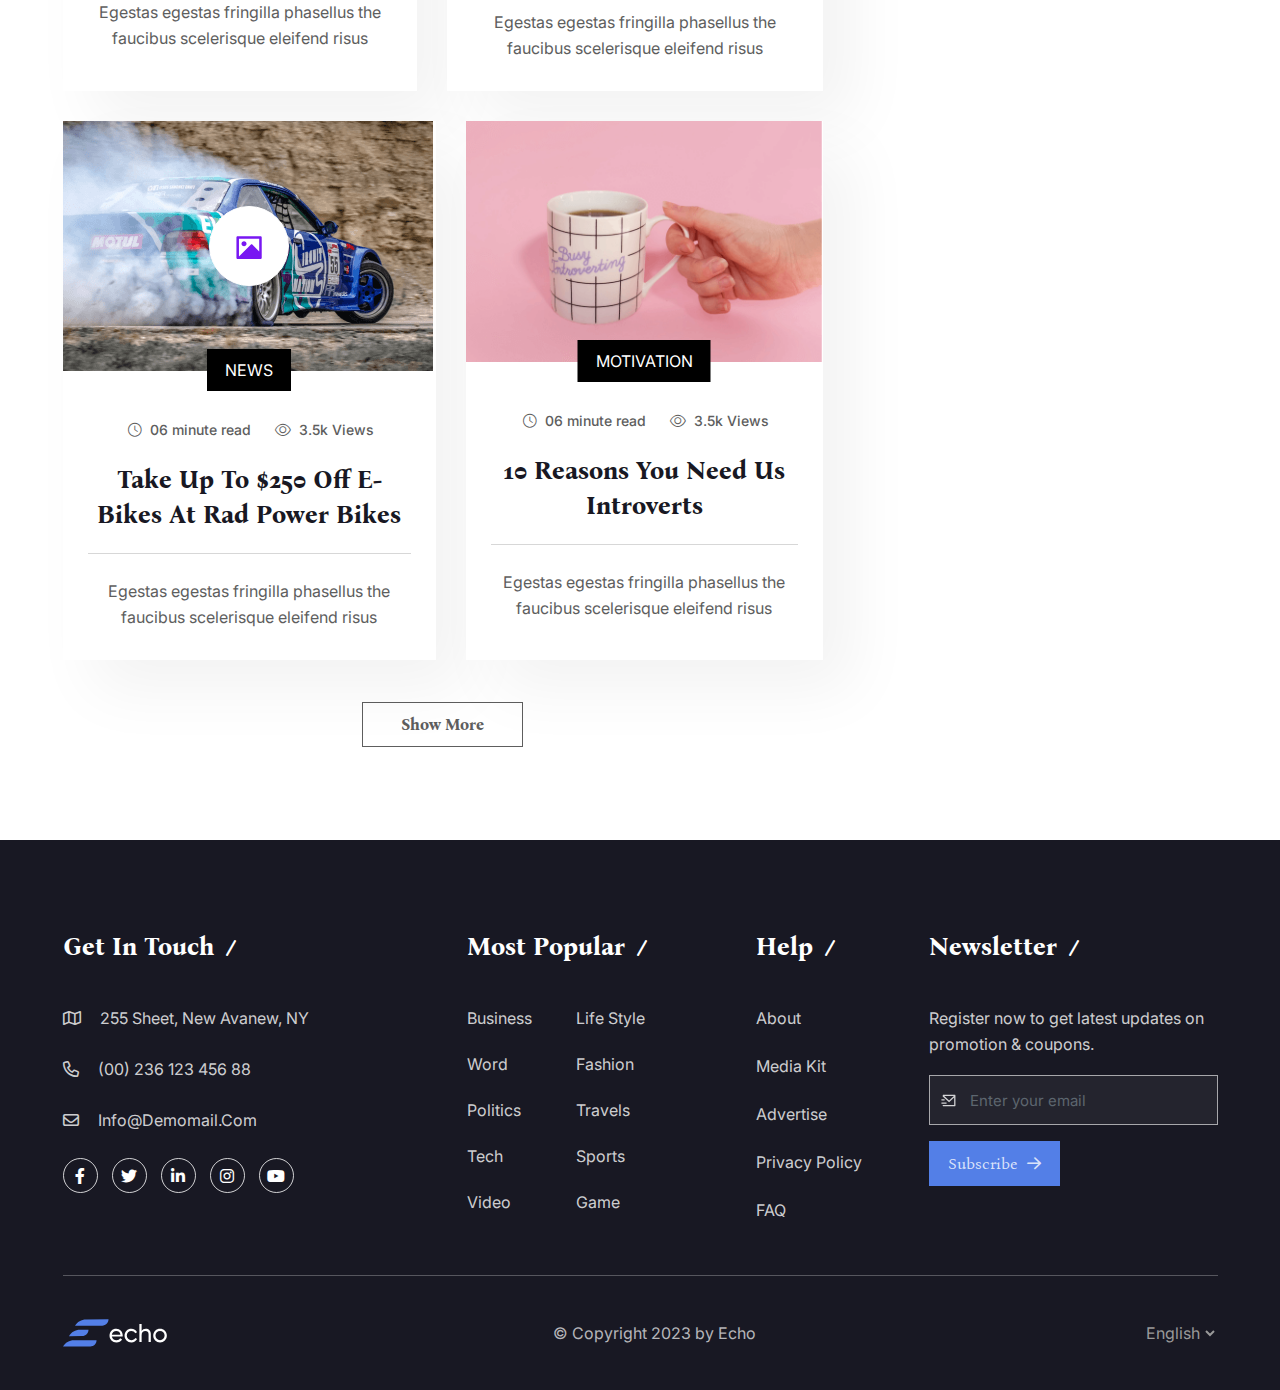
<file: category-style-3.html>
<!DOCTYPE html>
<html lang="en" data-theme="light">

<head>
    <meta charset="UTF-8">
    <meta http-equiv="X-UA-Compatible" content="IE=edge">
    <meta name="viewport" content="width=device-width, initial-scale=1.0">
    <title>Category Style 3</title>
    <link rel="shortcut icon" href="assets/images/fav.png" type="image/x-icon">

    <link rel="stylesheet preload" href="assets/css/plugins/fontawesome-5.css" as="style">
    <link rel="stylesheet preload" href="assets/css/vendor/bootstrap.min.css" as="style">
    <link rel="stylesheet preload" href="assets/css/vendor/swiper.css" as="style">
    <link rel="stylesheet preload" href="assets/css/vendor/metismenu.css" as="style">
    <link rel="stylesheet preload" href="assets/css/vendor/magnific-popup.css" as="style">
    <link rel="stylesheet preload" href="assets/css/style.css" as="style">
</head>

<body class="innerpage">
    <!-- Start Top Header Area -->

    <!-- Start Top Header Area -->
    <header class="echo-header-area">
        <div class="echo-header-top">
            <div class="container">
                <div class="echo-full-header-top">
                    <div class="row align-items-center plr_md--30">
                        <div class="col-xl-4 col-lg-4 d-none d-lg-block">
                            <div class="echo-meta-total-jobs">
                                <div class="echo-meta-jobs-icons">
                                    <img src="assets/images/home-1/header-top/home-1-header-top.png" alt="Echo">
                                </div>
                                <div class="echo-meta-jobs-text">
                                    <div class="swiper rt-treding-slider10">
                                        <div class="swiper-wrapper">
                                            <div class="swiper-slide">
                                                <span>Meta to cut 10,000 jobs in second...</span>
                                            </div>
                                            <div class="swiper-slide">
                                                <span>Elevating Your Office Attire...</span>
                                            </div>
                                            <div class="swiper-slide">
                                                <span>Beauty and Wellness Secrets...</span>
                                            </div>
                                        </div>
                                    </div>
                                </div>
                            </div>
                        </div>
                        <div class="col-xl-4 col-lg-4 col-md-6 col-sm-7 col-8">
                            <div class="echo-header-top-date">
                                <div class="echo-day-name">
                                    <span><i class="fa-regular fa-cloud"></i></span>
                                    <span id="echo-day" class="echo-home-day"></span>
                                    <span id="echo-date"></span>
                                </div>
                                <div class="echo-date-time">
                                    <span><i class="fa-regular fa-calendar"></i></span>
                                    <span><strong>31°C,</strong> New York </span>
                                </div>
                            </div>
                        </div>
                        <div class="col-xl-4 col-lg-4 col-md-6 col-sm-5 col-4 position-relative">
                            <div class="echo-header-top-subs-social-menu">
                                <div class="echo-header-top-subs-social">
                                    <div class="echo-subscribe home-2-menu-after echo-header-top-subscribe-btn">
                                        <a href="javascript:void(0)" class="echo-py-btn" onclick="document.getElementById('id01').style.display='inline'"><i class="fa-regular fa-envelope"></i> Subscribe</a>
                                    </div>
                                    <div class="echo-header-top-social-media">
                                        <div class="rts-darkmode">
                                            <a id="rts-data-toggle" class="rts-dark-light">
                                                <i class="rts-go-dark fal fa-moon"></i>
                                                <i class="rts-go-light far fa-sun"></i>
                                            </a>
                                        </div>
                                        <a href="#" id="search" class="echo-header-top-search-btn search-icon action-item icon">
                                            <svg width="19" height="19" viewBox="0 0 19 19" fill="none" xmlns="http://www.w3.org/2000/svg">
                                                <path d="M9.11556 16.431C13.3485 16.431 16.78 12.9996 16.78 8.76665C16.78 4.53373 13.3485 1.10226 9.11556 1.10226C4.88264 1.10226 1.45117 4.53373 1.45117 8.76665C1.45117 12.9996 4.88264 16.431 9.11556 16.431Z" stroke="white" stroke-width="1.5" stroke-linecap="round" stroke-linejoin="round"></path>
                                                <path d="M14.4463 14.4954L17.4512 17.4925" stroke="white" stroke-width="1.5" stroke-linecap="round" stroke-linejoin="round"></path>
                                            </svg>
                                        </a>
                                        <div class="search-input-area">
                                            <div class="container">
                                                <div class="search-input-inner">
                                                    <div class="input-div">
                                                        <input id="searchInput1" class="search-input" type="text" placeholder="Search by keyword or #">
                                                    </div>
                                                    <div class="search-close-icon"><i class="fa-regular fa-xmark-large rt-xmark"></i></div>
                                                </div>
                                            </div>
                                        </div>
                                    </div>
                                    <div class="echo-header-top-menu-bar menu-btn">
                                        <a href="javascript:void(0)">
                                            <svg width="20" height="19" viewBox="0 0 20 19" fill="none" xmlns="http://www.w3.org/2000/svg">
                                                <path d="M0.526001 0.953461H20V3.11724H0.526001V0.953461ZM7.01733 8.52668H20V10.6905H7.01733V8.52668ZM0.526001 16.0999H20V18.2637H0.526001V16.0999Z" fill="#5E5E5E" />
                                            </svg>
                                        </a>
                                    </div>
                                </div>
                            </div>
                        </div>
                    </div>
                </div>
            </div>
        </div>
        <!-- Start Home-1 Menu & Site Logo & Social Media -->
        <div class="echo-home-1-menu">
            <div class="echo-site-main-logo-menu-social">
                <div class="container">
                    <div class="row align-items-center">
                        <div class="col-xl-2 col-lg-2 col-7">
                            <div class="echo-site-logo">
                                <a class="logo-light" href="index.html"><img src="assets/images/home-1/site-logo/site-logo.svg" alt="Echo"></a>
                                <a class="logo-dark" href="index.html"><img src="assets/images/home-1/site-logo/site-logo-dark.svg" alt="Echo"></a>
                            </div>
                        </div>
                        <div class="col-xl-7 col-lg-7 d-lg-block d-none">
                            <nav>
                                <div class="echo-home-1-menu">
                                    <ul class="list-unstyled echo-desktop-menu">
                                        <li class="menu-item echo-has-dropdown">
                                            <a href="#" class="echo-dropdown-main-element active">Home</a>
                                            <!-- Start Dropdown Menu -->
                                            <ul class="echo-submenu list-unstyled menu-home">
                                                <li class="nav-item"><a href="index.html">Home 01 - Main</a></li>
                                                <li class="nav-item"><a href="index-two.html">Home 02 - Fashion</a></li>
                                                <li class="nav-item"><a href="index-three.html">Home 03 - Technology</a></li>
                                                <li class="nav-item"><a class="mobile-menu-link" href="index-four.html">Home 04 - Gamming</a></li>
                                            </ul>
                                            <!-- End Dropdown Menu -->
                                        </li>
                                        <li class="menu-item echo-has-dropdown">
                                            <a href="#" class="echo-dropdown-main-element">Pages</a>
                                            <ul class="echo-submenu list-unstyled menu-pages">
                                                <li class="nav-item"><a href="about.html">About</a></li>
                                                <li class="nav-item"><a href="author.html">Author</a></li>
                                                <li class="nav-item"><a href="team.html">Team</a></li>
                                                <li class="nav-item"><a href="404.html">Error Page</a></li>
                                            </ul>
                                        </li>
                                        <li class="menu-item echo-has-dropdown">
                                            <a href="#" class="echo-dropdown-main-element">Category</a>
                                            <ul class="echo-submenu list-unstyled menu-pages">
                                                <li class="nav-item"><a href="category-style-1.html">Category Style 1</a></li>
                                                <li class="nav-item"><a href="category-style-2.html">Category Style 2</a></li>
                                                <li class="nav-item"><a href="category-style-3.html">Category Style 3</a></li>
                                            </ul>
                                        </li>
                                        <li class="menu-item echo-has-dropdown">
                                            <a href="#" class="echo-dropdown-main-element">News</a>
                                            <ul class="mega-menu list-unstyled menu-pages">
                                                <li class="nav-item"><a href="post-style-1.html">
                                                        <div class="mega-menu-item">
                                                            <div class="mega-menu-img img-transition-scales">
                                                                <img src="assets/images/home-1/latest-news/item-1.png" alt="Echo" class="img-hovers">
                                                            </div>
                                                            <div class="mega-menu-title">
                                                                <h5>Xi, Putin hail 'new era'....</h5>
                                                            </div>
                                                        </div>
                                                    </a></li>
                                                <li class="nav-item"><a href="post-style-2.html">
                                                        <div class="mega-menu-item">
                                                            <div class="mega-menu-img img-transition-scales">
                                                                <img src="assets/images/home-1/latest-news/item-2.png" alt="Echo" class="img-hovers">
                                                            </div>
                                                            <div class="mega-menu-title">
                                                                <h5>Elon Musk's global empire....</h5>
                                                            </div>
                                                        </div>
                                                    </a></li>
                                                <li class="nav-item"><a href="post-style-3.html">
                                                        <div class="mega-menu item">
                                                            <div class="mega-menu-img img-transition-scales">
                                                                <img src="assets/images/home-1/latest-news/item-3.png" alt="Echo" class="img-hovers">
                                                            </div>
                                                            <div class="mega-menu-title">
                                                                <h5>Sri Lanka to receive first ....</h5>
                                                            </div>
                                                        </div>
                                                    </a></li>
                                                <li class="nav-item"><a href="post-details.html">
                                                        <div class="mega-menu item">
                                                            <div class="mega-menu-img img-transition-scales">
                                                                <img src="assets/images/home-1/latest-news/item-4.png" alt="Echo" class="img-hovers">
                                                            </div>
                                                            <div class="mega-menu-title">
                                                                <h5>Turkey earthquake prepare....</h5>
                                                            </div>
                                                        </div>
                                                    </a></li>
                                            </ul>
                                        </li>
                                        <li class="menu-item echo-has-dropdown">
                                            <a href="#" class="echo-dropdown-main-element">Post</a>
                                            <ul class="echo-submenu list-unstyled menu-pages">
                                                <li class="nav-item"><a href="post-style-1.html">Post Style 1</a></li>
                                                <li class="nav-item"><a href="post-style-2.html">Post Style 2</a></li>
                                                <li class="nav-item"><a href="post-style-3.html">Post Style 3</a></li>
                                                <li class="nav-item"><a href="post-details.html">Post Details</a></li>
                                            </ul>
                                        </li>
                                        <li class="menu-item"><a href="contact.html" class="echo-dropdown-main-element">Contact</a></li>
                                    </ul>
                                </div>
                            </nav>
                        </div>
                        <div class="col-xl-3 col-lg-3 col-5">
                            <div class="echo-home-1-social-media-icons">
                                <ul class="list-unstyled social-area">
                                    <li><a href="#"><i class="fa-brands fa-facebook-f"></i></a></li>
                                    <li><a href="#"><i class="fa-brands fa-twitter"></i></a></li>
                                    <li><a href="#"><i class="fa-brands fa-linkedin-in"></i></a></li>
                                    <li><a href="#"><i class="fa-brands fa-instagram"></i></a></li>
                                    <li><a href="#"><i class="fa-brands fa-pinterest-p"></i></a></li>
                                    <li><a href="#"><i class="fa-brands fa-youtube"></i></a></li>
                                </ul>
                                <div class="echo-header-top-menu-bar menu-btn">
                                    <a href="javascript:void(0)">
                                        <svg width="20" height="19" viewBox="0 0 20 19" fill="none" xmlns="http://www.w3.org/2000/svg">
                                            <path d="M0.526001 0.953461H20V3.11724H0.526001V0.953461ZM7.01733 8.52668H20V10.6905H7.01733V8.52668ZM0.526001 16.0999H20V18.2637H0.526001V16.0999Z" fill="#5E5E5E" />
                                        </svg>
                                    </a>
                                </div>
                            </div>
                        </div>
                    </div>
                </div>
            </div>
        </div>
        <!-- End Home-1 Menu & Site Logo & Social Media -->
    </header>
    <!-- End Top Header Area -->

    <!-- side bar for desktop -->
    <div id="side-bar" class="side-bar header-one">
        <div class="inner">
            <button class="close-icon-menu"><i class="far fa-times"></i></button>
            <!-- inner menu area desktop start -->
            <div class="inner-main-wrapper-desk d-none d-lg-block">
                <div class="thumbnail">
                    <img src="assets/images/sidemenu-logo.svg" alt="echo">
                </div>
                <div class="inner-content">
                    <div class="category-menu-area">
                        <ul class="category-area">
                            <li class="item">
                                <div class="image-area">
                                    <a href="#">
                                        <img src="assets/images/category-style-1/1.png" alt="">
                                    </a>
                                </div>
                                <div class="content">
                                    <div class="recent-post-title">
                                        <a href="#">The incident began as an argument among.</a>
                                        <p class="desc"></p>
                                    </div>
                                </div>
                            </li>
                            <li class="item">
                                <div class="image-area"><a href="#"><img src="assets/images/category-style-1/2.png" alt=""></a></div>
                                <div class="content">
                                    <div class="recent-post-title">
                                        <a href="#">The incident began as an argument among.</a>
                                    </div>
                                </div>
                            </li>
                        </ul>
                    </div>
                    <div class="newsletter-form">
                        <div class="form-inner">
                            <div class="content">
                                <div class="newsletter-image">
                                    <img src="assets/images/home-1/feature-right/news-item-1.png" alt="">
                                </div>
                                <h3 class="title">Get Newsletter</h3>
                                <p class="desc">Notification products, updates</p>
                            </div>
                            <form action="#">
                                <div class="input-div">
                                    <input type="email" placeholder="Your email..." required>
                                </div>
                                <button type="submit" class="subscribe-btn">Subscribe Now</button>
                            </form>
                        </div>
                    </div>
                </div>
            </div>
        </div>
        <!-- mobile menu area start -->
        <div class="mobile-menu d-block d-lg-none">
            <nav class="nav-main mainmenu-nav mt--30">
                <ul class="mainmenu" id="mobile-menu-active">
                    <li class="has-droupdown">
                        <a href="#" class="main">Home</a>
                        <ul class="submenu">
                            <li><a class="mobile-menu-link" href="index.html">Home 01 - Main</a></li>
                            <li><a class="mobile-menu-link" href="index-two.html">Home 02 - Fashion</a></li>
                            <li><a class="mobile-menu-link" href="index-three.html">Home 03 - Technology</a></li>
                            <li><a class="mobile-menu-link" href="index-four.html">Home 04 - Gamming</a></li>
                        </ul>
                    </li>
                    <li class="menu-item"><a class="main mobile-menu-link" href="about.html">About</a></li>
                    <li class="has-droupdown">
                        <a href="#" class="main">Category</a>
                        <ul class="submenu">
                            <li><a class="mobile-menu-link" href="category-style-1.html">Category Style 1</a></li>
                            <li><a class="mobile-menu-link" href="category-style-2.html">Category Style 2</a></li>
                            <li><a class="mobile-menu-link" href="category-style-3.html">Category Style 3</a></li>
                        </ul>
                    </li>
                    <li class="has-droupdown">
                        <a href="#" class="main">Features</a>
                        <ul class="submenu">
                            <li><a class="mobile-menu-link" href="author.html">Author</a></li>
                            <li><a class="mobile-menu-link" href="team.html">Team</a></li>
                            <li><a class="mobile-menu-link" href="404.html">Error Page</a></li>
                        </ul>
                    </li>
                    <li class="has-droupdown">
                        <a href="#" class="main">Post</a>
                        <ul class="submenu">
                            <li><a class="mobile-menu-link" href="post-style-1.html">Post Style 1</a></li>
                            <li><a class="mobile-menu-link" href="post-style-2.html">Post Style 2</a></li>
                            <li><a class="mobile-menu-link" href="post-style-3.html">Post Style 3</a></li>
                            <li><a class="mobile-menu-link" href="post-details.html">Post Details</a></li>
                        </ul>
                    </li>
                    <li class="menu-item"><a class="main mobile-menu-link" href="contact.html">Contact</a></li>
                </ul>
            </nav>

            <div class="social-wrapper-one">
                <ul>
                    <li>
                        <a href="#">
                            <i class="fa-brands fa-facebook-f"></i>
                        </a>
                    </li>
                    <li>
                        <a href="#">
                            <i class="fa-brands fa-twitter"></i>
                        </a>
                    </li>
                    <li>
                        <a href="#">
                            <i class="fa-brands fa-youtube"></i>
                        </a>
                    </li>
                    <li>
                        <a href="#">
                            <i class="fa-brands fa-instagram"></i>
                        </a>
                    </li>
                    <li>
                        <a href="#">
                            <i class="fa-brands fa-linkedin-in"></i>
                        </a>
                    </li>
                </ul>
            </div>
        </div>
        <!-- mobile menu area end -->
    </div>
    <!-- header style two End -->
    <!-- Start Subscribe Popup Box -->
    <div class="echo-popup-model" id="id01">
        <div class="echo-popup-transition">
            <div class="model-content animate-subscribe-popup">
                <a href="javascript:void(0)" onclick="document.getElementById('id01').style.display='none'"><i class="fa-regular fa-xmark"></i></a>
                <div class="echo-p-flexing">
                    <div class="echo-p-img">
                        <img src="assets/images/home-1/feature-right/news-item-1.png" alt="Echo">
                    </div>
                    <div class="form">
                        <div class="echo-p-sub-heading">
                            <p>Weekly Updates</p>
                        </div>
                        <div class="echo-p-sub-heading">
                            <h3>Let's join our newsletter!</h3>
                        </div>
                        <form method="POST">
                            <input type="email" required placeholder="Enter Your Email..">
                            <button type="submit">Submit</button>
                        </form>
                        <div class="echo-bottom-popup">
                            <p>Do not worry we don't spam!</p>
                        </div>
                    </div>
                </div>
            </div>
        </div>
    </div>
    <!-- End Subscribe Popup Box -->
    <!-- End Top Header Area -->

    <!-- start breadcrumb area -->
    <!-- rts breadcrumba area start -->
    <div class="echo-breadcrumb-area">
        <div class="container">
            <div class="row">
                <div class="col-lg-12">
                    <!-- bread crumb inner wrapper -->
                    <div class="breadcrumb-inner text-center">
                        <div class="meta">
                            <a href="#" class="prev">ECHO /</a>
                            <a href="#" class="next">Layout 03</a>
                        </div>
                        <h1 class="title">Grid Style 03</h1>
                    </div>
                    <!-- bread crumb inner wrapper end -->
                </div>
            </div>
        </div>
    </div>
    <!-- rts breadcrumba area end -->
    <!-- end breadcrumb area -->


    <section class="echo-hero-section inner inner-2 inner-3">
        <div class="echo-hero">
            <div class="container">
                <div class="echo-full-hero-content">
                    <div class="row gx-5 sticky-coloum-wrap">
                        <div class="col-xl-8">
                            <div class="echo-ct-style-bg-color">
                                <div class="echo-griding-ct-style-3">
                                    <div class="echo-hero-baner">
                                        <div class="echo-inner-img-ct-1  img-transition-scale">
                                            <a href="post-details.html"><img src="assets/images/category-style-3/item-1.png" alt="Echo"></a>
                                            <div class="echo-ct-style-3-shep">
                                                <p>Life Style</p>
                                            </div>
                                        </div>
                                        <div class="echo-banner-texting">
                                            <div class="echo-hero-area-titlepost-post-like-comment-share text-center justify-content-center">
                                                <div class="echo-hero-area-like-read-comment-share">
                                                    <a href="#"><i class="fa-light fa-clock"></i> 06 minute read</a>
                                                </div>
                                                <div class="echo-hero-area-like-read-comment-share">
                                                    <a href="#"><i class="fa-light fa-eye"></i> 3.5k Views</a>
                                                </div>
                                            </div>
                                            <h4 class="echo-hero-title text-capitalize font-weight-bold text-center"><a href="post-details.html" class="title-hover">Three Ways to Style Boots With Pants</a></h4>
                                            <hr>
                                            <p class="echo-hero-discription text-center">Egestas egestas fringilla phasellus the faucibus scelerisque eleifend risus </p>
                                        </div>
                                    </div>
                                    <div class="echo-hero-baner">
                                        <div class="echo-inner-img-ct-1  img-transition-scale">
                                            <a href="post-details.html"><img src="assets/images/category-style-3/item-2.png" alt="Echo"></a>
                                            <div class="echo-ct-style-3-shep">
                                                <p>Tech News</p>
                                            </div>
                                        </div>
                                        <div class="echo-banner-texting">
                                            <div class="echo-hero-area-titlepost-post-like-comment-share text-center justify-content-center">
                                                <div class="echo-hero-area-like-read-comment-share">
                                                    <a href="#"><i class="fa-light fa-clock"></i> 06 minute read</a>
                                                </div>
                                                <div class="echo-hero-area-like-read-comment-share">
                                                    <a href="#"><i class="fa-light fa-eye"></i> 3.5k Views</a>
                                                </div>
                                            </div>
                                            <h4 class="echo-hero-title text-capitalize font-weight-bold text-center"><a href="post-details.html" class="title-hover">Intent Data Strategies Provide a Lifeline to CRM</a></h4>
                                            <hr>
                                            <p class="echo-hero-discription text-center">Egestas egestas fringilla phasellus the faucibus scelerisque eleifend risus </p>
                                        </div>
                                    </div>
                                </div>
                                <div class="echo-griding-ct-style-3">
                                    <div class="echo-hero-baner">
                                        <div class="echo-inner-img-ct-1  img-transition-scale">
                                            <a href="post-details.html"><img src="assets/images/category-style-3/item-3.png" alt="Echo"></a>
                                            <div class="echo-ct-style-3-shep">
                                                <p>News</p>
                                            </div>
                                            <div class="echo-hm2-video-icons">
                                                <div class="vedio-icone">
                                                    <a class="play-video popup-youtube video-play-button" href="https://www.youtube.com/watch?v=pBFQdxA-apI">
                                                        <span></span>
                                                    </a>
                                                    <div class="video-overlay">
                                                        <a class="video-overlay-close">×</a>
                                                    </div>
                                                </div>
                                            </div>
                                        </div>
                                        <div class="echo-banner-texting">
                                            <div class="echo-hero-area-titlepost-post-like-comment-share text-center justify-content-center">
                                                <div class="echo-hero-area-like-read-comment-share">
                                                    <a href="#"><i class="fa-light fa-clock"></i> 06 minute read</a>
                                                </div>
                                                <div class="echo-hero-area-like-read-comment-share">
                                                    <a href="#"><i class="fa-light fa-eye"></i> 3.5k Views</a>
                                                </div>
                                            </div>
                                            <h4 class="echo-hero-title text-capitalize font-weight-bold text-center"><a href="post-details.html" class="title-hover">Why workplace drinking culture is fading fast</a></h4>
                                            <hr>
                                            <p class="echo-hero-discription text-center">Egestas egestas fringilla phasellus the faucibus scelerisque eleifend risus </p>
                                        </div>
                                    </div>
                                    <div class="echo-hero-baner">
                                        <div class="echo-inner-img-ct-1  img-transition-scale">
                                            <a href="post-details.html"><img src="assets/images/category-style-3/item-2.png" alt="Echo"></a>
                                            <div class="echo-ct-style-3-shep">
                                                <p>Gaming</p>
                                            </div>
                                        </div>
                                        <div class="echo-banner-texting">
                                            <div class="echo-hero-area-titlepost-post-like-comment-share text-center justify-content-center">
                                                <div class="echo-hero-area-like-read-comment-share">
                                                    <a href="#"><i class="fa-light fa-clock"></i> 06 minute read</a>
                                                </div>
                                                <div class="echo-hero-area-like-read-comment-share">
                                                    <a href="#"><i class="fa-light fa-eye"></i> 3.5k Views</a>
                                                </div>
                                            </div>
                                            <h4 class="echo-hero-title text-capitalize font-weight-bold text-center"><a href="post-details.html" class="title-hover">The Asus ROG Ally will start at $600 with AMD</a></h4>
                                            <hr>
                                            <p class="echo-hero-discription text-center">Egestas egestas fringilla phasellus the faucibus scelerisque eleifend risus </p>
                                        </div>
                                    </div>
                                </div>
                                <div class="echo-hero-baner banner-inner-3">
                                    <div class="echo-inner-img-ct-1  img-transition-scale">
                                        <a href="post-details.html"><img src="assets/images/category-style-3/item-5.png" alt="Echo"></a>
                                    </div>
                                    <div class="echo-inner-ct-style-3-full-width">
                                        <h2 class="echo-hero-title text-capitalize font-weight-bold"><a href="post-details.html" class="title-hover">PlayStation Stars Campaigns and Digital Collectibles 23</a></h2>
                                        <div class="echo-hero-area-titlepost-post-like-comment-share">
                                            <div class="echo-hero-area-like-read-comment-share">
                                                <a href="#"><i class="fa-light fa-clock"></i> 06 minute read</a>
                                            </div>
                                            <div class="echo-hero-area-like-read-comment-share">
                                                <a href="#"><i class="fa-light fa-eye"></i> 3.5k Views</a>
                                            </div>
                                            <div class="echo-hero-area-like-read-comment-share">
                                                <a href="#"><i class="fa-light fa-comment-dots"></i> 05 Comment</a>
                                            </div>
                                            <div class="echo-hero-area-like-read-comment-share">
                                                <a href="#"><i class="fa-light fa-arrow-up-from-bracket"></i> 1.5k Share</a>
                                            </div>
                                        </div>
                                        <hr>
                                        <p class="echo-hero-discription">Mauris ultrices eros in cursus turpis massa tincidunt dui ut. Quam vulputate dignissim over suspendisse in est ante in nibh mauris. Sociis natoque penatibus et magnis parturient.</p>
                                    </div>
                                </div>
                                <div class="echo-popular-item-category">
                                    <div class="row">
                                        <div class="col-lg-6 col-md-6 col-sm-12">
                                            <div class="echo-popular-cat-content">
                                                <div class="echo-popular-cat-img img-transition-scale">
                                                    <a href="post-details.html"> <img src="assets/images/category-style-3/item-6.png" alt="Echo"></a>
                                                </div>
                                                <div class="echo-popular-cat-title">
                                                    <h5 class="text-capitalize"><a href="post-details.html" class="title-hover">15 Stylish Coats I Love for Fall &....</a></h5>
                                                    <div class="echo-popular-cat-view">
                                                        <a href="#" class="pe-none"><i class="fa-light fa-clock"></i> 06 minute read</a>
                                                    </div>
                                                </div>
                                            </div>
                                        </div>
                                        <div class="col-lg-6 col-md-6 col-sm-12">
                                            <div class="echo-popular-cat-content">
                                                <div class="echo-popular-cat-img img-transition-scale">
                                                    <a href="post-details.html"> <img src="assets/images/category-style-3/item-7.png" alt="Echo"></a>
                                                </div>
                                                <div class="echo-popular-cat-title">
                                                    <h5 class="text-capitalize"><a href="post-details.html" class="title-hover">Travelers arriving in England...</a></h5>
                                                    <div class="echo-popular-cat-view">
                                                        <a href="#" class="pe-none"><i class="fa-light fa-clock"></i> 06 minute read</a>
                                                    </div>
                                                </div>
                                            </div>
                                        </div>
                                        <div class="col-lg-6 col-md-6 col-sm-12">
                                            <div class="echo-popular-cat-content">
                                                <div class="echo-popular-cat-img img-transition-scale">
                                                    <a href="post-details.html"> <img src="assets/images/category-style-3/item-8.png" alt="Echo"></a>
                                                </div>
                                                <div class="echo-popular-cat-title">
                                                    <h5 class="text-capitalize"><a href="post-details.html" class="title-hover">The Google Pixel Fold looks nearly</a></h5>
                                                    <div class="echo-popular-cat-view">
                                                        <a href="#" class="pe-none"><i class="fa-light fa-clock"></i> 06 minute read</a>
                                                    </div>
                                                </div>
                                            </div>
                                        </div>
                                        <div class="col-lg-6 col-md-6 col-sm-12">
                                            <div class="echo-popular-cat-content">
                                                <div class="echo-popular-cat-img img-transition-scale">
                                                    <a href="post-details.html"> <img src="assets/images/category-style-3/item-9.png" alt="Echo"></a>
                                                </div>
                                                <div class="echo-popular-cat-title">
                                                    <h5 class="text-capitalize"><a href="post-details.html" class="title-hover">ChatGPT returns to Italy after ban</a></h5>
                                                    <div class="echo-popular-cat-view">
                                                        <a href="#" class="pe-none"><i class="fa-light fa-clock"></i> 06 minute read</a>
                                                    </div>
                                                </div>
                                            </div>
                                        </div>
                                    </div>
                                </div>
                                <div class="echo-griding-ct-style-3 echo-ct-style-3-ls">
                                    <div class="echo-hero-baner">
                                        <div class="echo-inner-img-ct-1  img-transition-scale">
                                            <a href="post-details.html"><img src="assets/images/category-style-3/item-10.png" alt="Echo"></a>
                                            <div class="echo-ct-style-3-shep">
                                                <p>PC Gaming</p>
                                            </div>
                                        </div>
                                        <div class="echo-banner-texting">
                                            <div class="echo-hero-area-titlepost-post-like-comment-share text-center justify-content-center">
                                                <div class="echo-hero-area-like-read-comment-share">
                                                    <a href="#"><i class="fa-light fa-clock"></i> 06 minute read</a>
                                                </div>
                                                <div class="echo-hero-area-like-read-comment-share">
                                                    <a href="#"><i class="fa-light fa-eye"></i> 3.5k Views</a>
                                                </div>
                                            </div>
                                            <h4 class="echo-hero-title text-capitalize font-weight-bold text-center"><a href="post-details.html" class="title-hover">Brigitte Shows Over watch 2 Still Doesn’t...
                                                </a></h4>
                                            <hr>
                                            <p class="echo-hero-discription text-center">Egestas egestas fringilla phasellus the faucibus scelerisque eleifend risus </p>
                                        </div>
                                    </div>
                                    <div class="echo-hero-baner">
                                        <div class="echo-inner-img-ct-1  img-transition-scale">
                                            <a href="post-details.html"><img src="assets/images/category-style-3/item-11.png" alt="Echo"></a>
                                            <div class="echo-ct-style-3-shep">
                                                <p>Tech News</p>
                                            </div>
                                        </div>
                                        <div class="echo-banner-texting">
                                            <div class="echo-hero-area-titlepost-post-like-comment-share text-center justify-content-center">
                                                <div class="echo-hero-area-like-read-comment-share">
                                                    <a href="#"><i class="fa-light fa-clock"></i> 06 minute read</a>
                                                </div>
                                                <div class="echo-hero-area-like-read-comment-share">
                                                    <a href="#"><i class="fa-light fa-eye"></i> 3.5k Views</a>
                                                </div>
                                            </div>
                                            <h4 class="echo-hero-title text-capitalize font-weight-bold text-center"><a href="post-details.html" class="title-hover">Sleep Hacks to Try When Your Allergies Flare Up</a></h4>
                                            <hr>
                                            <p class="echo-hero-discription text-center">Egestas egestas fringilla phasellus the faucibus scelerisque eleifend risus </p>
                                        </div>
                                    </div>
                                </div>
                                <div class="echo-griding-ct-style-3 echo-ct-style-3-ls">
                                    <div class="echo-hero-baner">
                                        <div class="echo-inner-img-ct-1  img-transition-scale">
                                            <a href="post-details.html"><img src="assets/images/category-style-3/item-12.png" alt="Echo"></a>
                                            <div class="echo-hm2-video-icons">
                                                <div class="vedio-icone">
                                                    <span><svg width="27" height="23" viewBox="0 0 27 23" fill="none" xmlns="http://www.w3.org/2000/svg">
                                                                    <path d="M23.6997 2.72792H3.4623V20.4357L15.2156 8.68088C15.7095 8.18691 16.5103 8.18686 17.0043 8.68078L23.6997 15.3895V2.72792ZM0.932617 1.45473C0.932617 0.760792 1.50851 0.198242 2.18709 0.198242H24.9749C25.6678 0.198242 26.2294 0.761033 26.2294 1.45473V21.7089C26.2294 22.4028 25.6535 22.9654 24.9749 22.9654H2.18709C1.49427 22.9654 0.932617 22.4026 0.932617 21.7089V1.45473ZM8.52166 10.317C7.12455 10.317 5.99198 9.18442 5.99198 7.78728C5.99198 6.39018 7.12455 5.2576 8.52166 5.2576C9.91876 5.2576 11.0513 6.39018 11.0513 7.78728C11.0513 9.18442 9.91876 10.317 8.52166 10.317Z" fill="#537FE7"/>
                                                                    </svg>
                                                                    </span>
                                                </div>
                                            </div>
                                            <div class="echo-ct-style-3-shep">
                                                <p>News</p>
                                            </div>
                                        </div>
                                        <div class="echo-banner-texting">
                                            <div class="echo-hero-area-titlepost-post-like-comment-share text-center justify-content-center">
                                                <div class="echo-hero-area-like-read-comment-share">
                                                    <a href="#"><i class="fa-light fa-clock"></i> 06 minute read</a>
                                                </div>
                                                <div class="echo-hero-area-like-read-comment-share">
                                                    <a href="#"><i class="fa-light fa-eye"></i> 3.5k Views</a>
                                                </div>
                                            </div>
                                            <h4 class="echo-hero-title text-capitalize font-weight-bold text-center"><a href="post-details.html" class="title-hover">Take Up to $250 off E-Bikes at Rad Power Bikes</a></h4>
                                            <hr>
                                            <p class="echo-hero-discription text-center">Egestas egestas fringilla phasellus the faucibus scelerisque eleifend risus </p>
                                        </div>
                                    </div>
                                    <div class="echo-hero-baner">
                                        <div class="echo-inner-img-ct-1  img-transition-scale">
                                            <a href="post-details.html"><img src="assets/images/category-style-3/item-13.png" alt="Echo"></a>
                                            <div class="echo-ct-style-3-shep">
                                                <p>Motivation</p>
                                            </div>
                                        </div>
                                        <div class="echo-banner-texting">
                                            <div class="echo-hero-area-titlepost-post-like-comment-share text-center justify-content-center">
                                                <div class="echo-hero-area-like-read-comment-share">
                                                    <a href="#"><i class="fa-light fa-clock"></i> 06 minute read</a>
                                                </div>
                                                <div class="echo-hero-area-like-read-comment-share">
                                                    <a href="#"><i class="fa-light fa-eye"></i> 3.5k Views</a>
                                                </div>
                                            </div>
                                            <h4 class="echo-hero-title text-capitalize font-weight-bold text-center"><a href="post-details.html" class="title-hover">10 Reasons You Need Us Introverts</a></h4>
                                            <hr>
                                            <p class="echo-hero-discription text-center">Egestas egestas fringilla phasellus the faucibus scelerisque eleifend risus </p>
                                        </div>
                                    </div>
                                </div>
                            </div>
                            <div class="echo-de-category-show-more-btn text-center">
                                <a href="post-details.html" class="text-capitalize echo-py-btn">Show more</a>
                            </div>
                        </div>
                        <div class="col-lg-4 sticky-coloum-item">
                            <div class="echo-right-ct-1">
                                <div class="echo-popular-hl-img">
                                    <div class="echo-home-2-title">
                                        <div class="row">
                                            <div class="col-lg-12">
                                                <div class="echo-home-2-main-title">
                                                    <h5 class="text-capitalize text-center">Popular Categories</h5>
                                                </div>
                                            </div>
                                        </div>
                                    </div>
                                    <div class="echo-popular-item">
                                        <ul class="list-unstyled">
                                            <li><a href="category-style-1.html">
                                                    <h5>Fashion & Life Style</h5>
                                                </a></li>
                                            <li><a href="category-style-1.html">
                                                    <h5>Relationship</h5>
                                                </a></li>
                                            <li><a href="category-style-1.html">
                                                    <h5>Art & Culture</h5>
                                                </a></li>
                                            <li><a href="category-style-1.html">
                                                    <h5>Self Development</h5>
                                                </a></li>
                                            <li><a href="category-style-1.html">
                                                    <h5>travel & tourism</h5>
                                                </a></li>
                                        </ul>
                                    </div>
                                </div>
                                <div class="echo-home-1-hero-area-top-story">
                                    <h5 class="text-center">Top Story</h5>
                                    <div class="echo-top-story">
                                        <div class="echo-story-picture img-transition-scale">
                                            <a href="post-details.html"><img src="assets/images/category-style-1/item-9.png" alt="Echo" class="img-hover"></a>
                                        </div>
                                        <div class="echo-story-text">
                                            <h6><a href="#" class="title-hover">14 Tight Samurai Games You...</a></h6>
                                            <a href="#" class="pe-none"><i class="fa-light fa-clock"></i> 06 minute read</a>
                                        </div>
                                    </div>
                                    <div class="echo-top-story">
                                        <div class="echo-story-picture img-transition-scale">
                                            <a href="post-details.html"><img src="assets/images/category-style-1/item-6.png" alt="Echo" class="img-hover"></a>
                                        </div>
                                        <div class="echo-story-text">
                                            <h6><a href="#" class="title-hover">The Google Pixel Fold looks...</a></h6>
                                            <a href="#" class="pe-none"><i class="fa-light fa-clock"></i> 06 minute read</a>
                                        </div>
                                    </div>
                                    <div class="echo-top-story">
                                        <div class="echo-story-picture img-transition-scale">
                                            <a href="post-details.html"><img src="assets/images/category-style-1/item-7.png" alt="Echo" class="img-hover"></a>
                                        </div>
                                        <div class="echo-story-text">
                                            <h6><a href="#" class="title-hover">ChatGPT returns to Italy after ban</a></h6>
                                            <a href="#" class="pe-none"><i class="fa-light fa-clock"></i> 06 minute read</a>
                                        </div>
                                    </div>
                                    <div class="echo-top-story">
                                        <div class="echo-story-picture img-transition-scale">
                                            <a href="post-details.html"><img src="assets/images/category-style-1/item-8.png" alt="Echo" class="img-hover"></a>
                                        </div>
                                        <div class="echo-story-text">
                                            <h6><a href="#" class="title-hover">Avatar: The Way Of Water - how...</a></h6>
                                            <a href="#" class="pe-none"><i class="fa-light fa-clock"></i> 06 minute read</a>
                                        </div>
                                    </div>
                                </div>
                                <div class="echo-feature-area-right-site-follower">
                                    <div class="echo-home-2-title">
                                        <div class="row">
                                            <div class="col-lg-12">
                                                <div class="echo-home-2-main-title">
                                                    <h5 class="text-capitalize text-center">Follow Us</h5>
                                                </div>
                                            </div>
                                        </div>
                                    </div>
                                    <ul class="list-unstyled">
                                        <li><a href="#"><i class="fa-brands fa-facebook"></i>20K Fans</a></li>
                                        <li><a href="#"><i class="fa-brands fa-twitter"></i>10K Followers</a></li>
                                        <li><a href="#"><i class="fa-brands fa-instagram"></i>50K Followers</a></li>
                                        <li><a href="#"><i class="fa-brands fa-linkedin"></i>30K Followers</a></li>
                                        <li><a href="#"><i class="fa-brands fa-pinterest"></i>30K Followers</a></li>
                                        <li><a href="#"><i class="fa-brands fa-youtube"></i>04K Subscriber</a></li>
                                    </ul>
                                </div>
                                <div class="echo-feature-area-right-site-newsletter">
                                    <div class="echo-feature-area-rigth-site-newsletter-title">
                                        <h4>Newsletter</h4>
                                    </div>
                                    <div class="echo-feature-area-right-site-newsletter-img">
                                        <img src="assets/images/home-1/feature-right/news-item-1.png" alt="Echo">
                                    </div>
                                    <div class="echo-feature-area-right-site-sub-title">
                                        <p>Stay Tuned With Updates</p>
                                    </div>
                                    <div class="echo-feature-area-right-site-news-subscribe">
                                        <form action="POST">
                                            <div class="echo-feature-area-right-site-input-box">
                                                <input type="email" placeholder="Email Addresss.." required>
                                                <button type="submit"><i class="fa-regular fa-arrow-right"></i></button>
                                            </div>
                                        </form>
                                    </div>
                                </div>
                                <div class="echo-ct-1-add">
                                    <div class="echo-ct-add-img">
                                        <a href="#"><img src="assets/images/category-style-1/item-10.png" alt="Echo"></a>
                                    </div>
                                </div>
                            </div>
                        </div>
                    </div>
                </div>
            </div>
        </div>
    </section>

    <!-- Start Footer Area -->
    <!-- Start Footer Area -->
    <footer class="echo-footer-area" id="footer">
        <div class="container">
            <div class="echo-row">
                <div class="echo-footer-content-1">
                    <div class="echo-get-in-tuch">
                        <h4 class="text-capitalize">Get In Touch</h4>
                    </div>
                    <div class="echo-footer-address">
                        <span class="text-capitalize"><i class="fa-regular fa-map"></i> 255 Sheet, New Avanew, NY</span>
                        <span class="text-capitalize"><i class="fa-regular fa-phone"></i> (00) 236 123 456 88</span>
                        <span class="text-capitalize"><i class="fa-sharp fa-regular fa-envelope"></i>
                            info@demomail.com</span>
                        <div class="echo-footer-social-media">
                            <a href="#">
                                <i class="fa-brands fa-facebook-f"></i>
                            </a>
                            <a href="#">
                                <i class="fa-brands fa-twitter"></i>
                            </a>
                            <a href="#">
                                <i class="fa-brands fa-linkedin-in"></i>
                            </a>
                            <a href="#">
                                <i class="fa-brands fa-instagram"></i>
                            </a>
                            <a href="#">
                                <i class="fa-brands fa-youtube"></i>
                            </a>
                        </div>
                    </div>
                </div>
                <div class="echo-footer-content-2">
                    <div class="echo-get-in-tuch">
                        <h4 class="text-capitalize">Most Popular</h4>
                    </div>
                    <div class="echo-footer-most-popular">
                        <ul class="list-unstyled">
                            <li><a href="#">Business</a></li>
                            <li><a href="#">Life Style</a></li>
                            <li><a href="#">Word</a></li>
                            <li><a href="#">Fashion</a></li>
                            <li><a href="#">Politics</a></li>
                            <li><a href="#">Travels</a></li>
                            <li><a href="#">Tech</a></li>
                            <li><a href="#">Sports</a></li>
                            <li><a href="#">Video</a></li>
                            <li><a href="#">Game</a></li>
                        </ul>
                    </div>
                </div>
                <div class="echo-footer-content-3">
                    <div class="echo-get-in-tuch">
                        <h4 class="text-capitalize">Help</h4>
                    </div>
                    <div class="echo-footer-help">
                        <ul class="list-unstyled">
                            <li><a href="about.html">About</a></li>
                            <li><a href="#">Media Kit</a></li>
                            <li><a href="#">Advertise</a></li>
                            <li><a href="#">Privacy Policy</a></li>
                            <li><a href="#">FAQ</a></li>
                        </ul>
                    </div>
                </div>
                <div class="echo-footer-content-4">
                    <div class="echo-get-in-tuch">
                        <h4 class="text-capitalize">Newsletter</h4>
                    </div>
                    <div class="echo-footer-news-text">
                        <p>Register now to get latest updates on promotion & coupons.</p>
                    </div>
                    <div class="echo-subscribe-box-button">
                        <form action="POST">
                            <div class="echo-subscribe-input-fill">
                                <svg width="15" height="13" viewBox="0 0 15 13" fill="none" xmlns="http://www.w3.org/2000/svg">
                                    <path opacity="0.8" d="M14.4414 11.6674C14.4402 11.8345 14.3734 11.9944 14.2553 12.1127C14.1371 12.2309 13.9773 12.2979 13.8101 12.2993H2.34541C2.17792 12.2991 2.01736 12.2325 1.89899 12.114C1.78062 11.9955 1.71413 11.8348 1.71413 11.6674V11.0265H13.1687V3.58109L8.07777 8.16291L1.71413 2.43564V1.48109C1.71413 1.31232 1.78118 1.15045 1.90052 1.03111C2.01986 0.911772 2.18172 0.844727 2.3505 0.844727H13.805C13.9738 0.844727 14.1357 0.911772 14.255 1.03111C14.3744 1.15045 14.4414 1.31232 14.4414 1.48109V11.6674ZM3.26304 2.11745L8.07777 6.45109L12.8925 2.11745H3.26304ZM0.441406 8.48109H5.53232V9.75382H0.441406V8.48109ZM0.441406 5.29927H3.62322V6.572H0.441406V5.29927Z" fill="white" />
                                </svg>
                                <input type="email" placeholder="Enter your email" required>
                            </div>
                            <div class="echo-footer-area-subscribe-button">
                                <a href="#" class="echo-py-btn-border text-capitalize">subscribe</a>
                            </div>
                        </form>
                    </div>
                </div>
            </div>
            <div class="echo-footer-copyright-area">
                <div class="copyright-area-inner">
                    <div class="footer-logo"><a href="index.html"><img src="assets/images/home-1/site-logo/footer-logo-1.svg" alt="logo"></a></div>
                    <div class="copyright-content">
                        <h5 class="title">© Copyright 2023 by Echo</h5>
                    </div>
                    <div class="select-area">
                        <select name="lang" id="lang">
                            <option value="english">English</option>
                            <option value="bengali">Bengali</option>
                            <option value="arabic">Arabic</option>
                            <option value="hindi">Hindi</option>
                            <option value="urdu">Urdu</option>
                            <option value="french">French</option>
                            <option value="tamil">Tamil</option>
                            <option value="marathi">Marathi</option>
                        </select>
                    </div>
                </div>
            </div>
        </div>
    </footer>
    <!-- End Footer Area -->
    <!-- End Footer Area -->

    <!-- Start Scricpt Area -->

    <!--scroll top button-->
    <button class="scroll-top-btn">
        <i class="fa-regular fa-angles-up"></i>
    </button>
    <!--scroll top button end-->

    <div id="anywhere-home"></div>

    <script src="assets/js/vendor/jquery.min.js" defer></script>
    <script src="assets/js/plugins/audio.js" defer></script>
    <script src="assets/js/vendor/bootstrap.min.js" defer></script>
    <script src="assets/js/vendor/swiper.js" defer></script>
    <script src="assets/js/vendor/metisMenu.min.js" defer></script>
    <script src="assets/js/plugins/audio.js" defer></script>
    <script src="assets/js/plugins/magnific-popup.js" defer></script>
    <script src="assets/js/plugins/contact-form.js" defer></script>
    <script src="assets/js/plugins/resize-sensor.min.js" defer></script>
    <script src="assets/js/plugins/theia-sticky-sidebar.min.js" defer></script>

    <!-- main js file -->
    <script src="assets/js/main.js" defer></script>
    <!-- End Footer Area -->


</body>

</html>
</file>
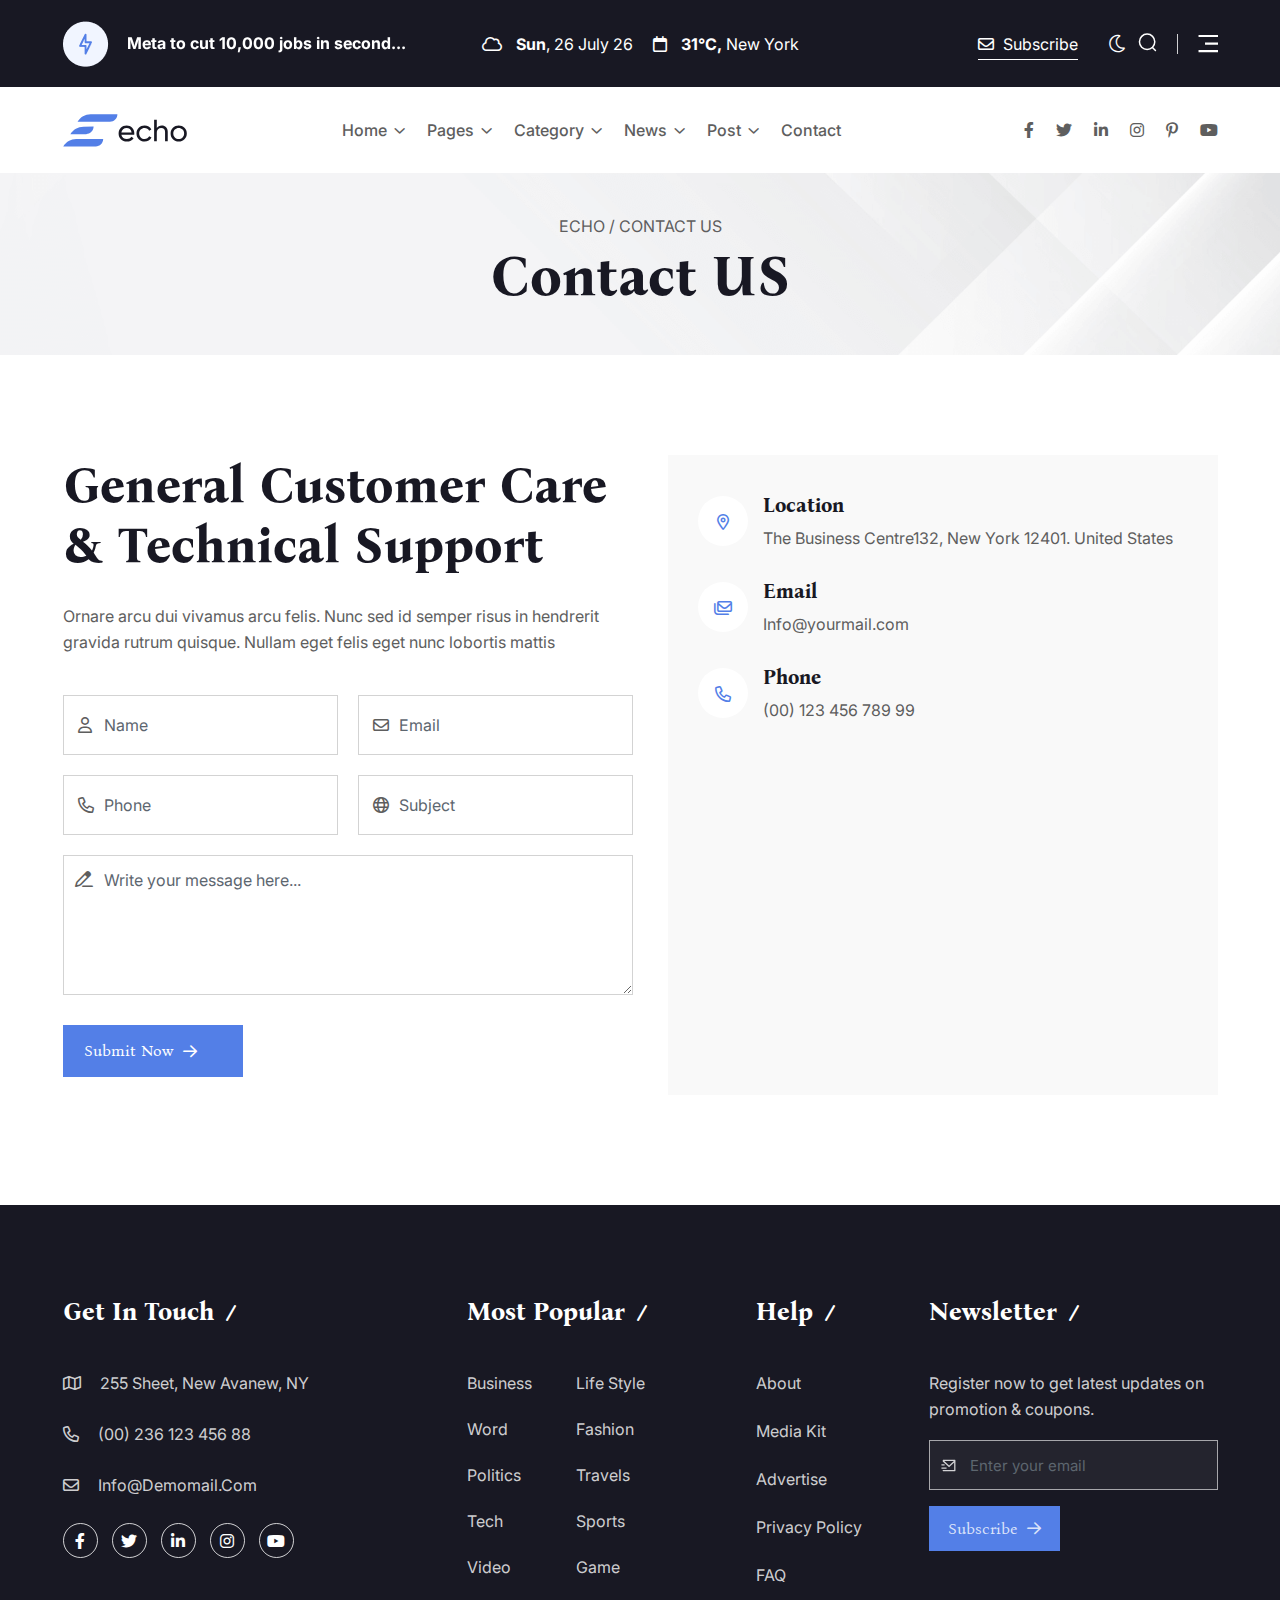
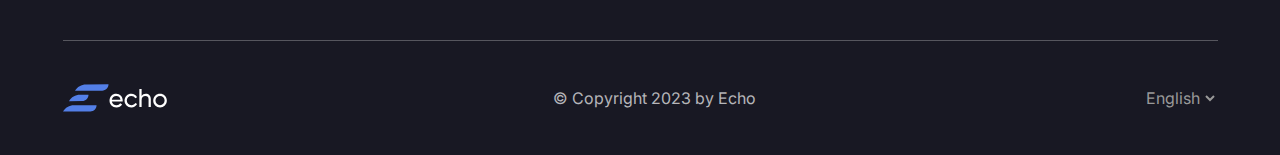
<file: contact.html>
<!DOCTYPE html>
<html lang="en" data-theme="light">

<head>
    <meta charset="UTF-8">
    <meta http-equiv="X-UA-Compatible" content="IE=edge">
    <meta name="viewport" content="width=device-width, initial-scale=1.0">
    <title>Contact</title>
    <link rel="shortcut icon" href="assets/images/fav.png" type="image/x-icon">

    <link rel="stylesheet preload" href="assets/css/plugins/fontawesome-5.css" as="style">
    <link rel="stylesheet preload" href="assets/css/vendor/bootstrap.min.css" as="style">
    <link rel="stylesheet preload" href="assets/css/vendor/swiper.css" as="style">
    <link rel="stylesheet preload" href="assets/css/vendor/metismenu.css" as="style">
    <link rel="stylesheet preload" href="assets/css/vendor/magnific-popup.css" as="style">
    <link rel="stylesheet preload" href="assets/css/style.css" as="style">
</head>

<body class="innerpage">
    <!-- Start Top Header Area -->

    <!-- Start Top Header Area -->
    <header class="echo-header-area">
        <div class="echo-header-top">
            <div class="container">
                <div class="echo-full-header-top">
                    <div class="row align-items-center plr_md--30">
                        <div class="col-xl-4 col-lg-4 d-none d-lg-block">
                            <div class="echo-meta-total-jobs">
                                <div class="echo-meta-jobs-icons">
                                    <img src="assets/images/home-1/header-top/home-1-header-top.png" alt="Echo">
                                </div>
                                <div class="echo-meta-jobs-text">
                                    <div class="swiper rt-treding-slider10">
                                        <div class="swiper-wrapper">
                                            <div class="swiper-slide">
                                                <span>Meta to cut 10,000 jobs in second...</span>
                                            </div>
                                            <div class="swiper-slide">
                                                <span>Elevating Your Office Attire...</span>
                                            </div>
                                            <div class="swiper-slide">
                                                <span>Beauty and Wellness Secrets...</span>
                                            </div>
                                        </div>
                                    </div>
                                </div>
                            </div>
                        </div>
                        <div class="col-xl-4 col-lg-4 col-md-6 col-sm-7 col-8">
                            <div class="echo-header-top-date">
                                <div class="echo-day-name">
                                    <span><i class="fa-regular fa-cloud"></i></span>
                                    <span id="echo-day" class="echo-home-day"></span>
                                    <span id="echo-date"></span>
                                </div>
                                <div class="echo-date-time">
                                    <span><i class="fa-regular fa-calendar"></i></span>
                                    <span><strong>31°C,</strong> New York </span>
                                </div>
                            </div>
                        </div>
                        <div class="col-xl-4 col-lg-4 col-md-6 col-sm-5 col-4 position-relative">
                            <div class="echo-header-top-subs-social-menu">
                                <div class="echo-header-top-subs-social">
                                    <div class="echo-subscribe home-2-menu-after echo-header-top-subscribe-btn">
                                        <a href="javascript:void(0)" class="echo-py-btn" onclick="document.getElementById('id01').style.display='inline'"><i class="fa-regular fa-envelope"></i> Subscribe</a>
                                    </div>
                                    <div class="echo-header-top-social-media">
                                        <div class="rts-darkmode">
                                            <a id="rts-data-toggle" class="rts-dark-light">
                                                <i class="rts-go-dark fal fa-moon"></i>
                                                <i class="rts-go-light far fa-sun"></i>
                                            </a>
                                        </div>
                                        <a href="#" id="search" class="echo-header-top-search-btn search-icon action-item icon">
                                            <svg width="19" height="19" viewBox="0 0 19 19" fill="none" xmlns="http://www.w3.org/2000/svg">
                                                <path d="M9.11556 16.431C13.3485 16.431 16.78 12.9996 16.78 8.76665C16.78 4.53373 13.3485 1.10226 9.11556 1.10226C4.88264 1.10226 1.45117 4.53373 1.45117 8.76665C1.45117 12.9996 4.88264 16.431 9.11556 16.431Z" stroke="white" stroke-width="1.5" stroke-linecap="round" stroke-linejoin="round"></path>
                                                <path d="M14.4463 14.4954L17.4512 17.4925" stroke="white" stroke-width="1.5" stroke-linecap="round" stroke-linejoin="round"></path>
                                            </svg>
                                        </a>
                                        <div class="search-input-area">
                                            <div class="container">
                                                <div class="search-input-inner">
                                                    <div class="input-div">
                                                        <input id="searchInput1" class="search-input" type="text" placeholder="Search by keyword or #">
                                                    </div>
                                                    <div class="search-close-icon"><i class="fa-regular fa-xmark-large rt-xmark"></i></div>
                                                </div>
                                            </div>
                                        </div>
                                    </div>
                                    <div class="echo-header-top-menu-bar menu-btn">
                                        <a href="javascript:void(0)">
                                            <svg width="20" height="19" viewBox="0 0 20 19" fill="none" xmlns="http://www.w3.org/2000/svg">
                                                <path d="M0.526001 0.953461H20V3.11724H0.526001V0.953461ZM7.01733 8.52668H20V10.6905H7.01733V8.52668ZM0.526001 16.0999H20V18.2637H0.526001V16.0999Z" fill="#5E5E5E" />
                                            </svg>
                                        </a>
                                    </div>
                                </div>
                            </div>
                        </div>
                    </div>
                </div>
            </div>
        </div>
        <!-- Start Home-1 Menu & Site Logo & Social Media -->
        <div class="echo-home-1-menu">
            <div class="echo-site-main-logo-menu-social">
                <div class="container">
                    <div class="row align-items-center">
                        <div class="col-xl-2 col-lg-2 col-7">
                            <div class="echo-site-logo">
                                <a class="logo-light" href="index.html"><img src="assets/images/home-1/site-logo/site-logo.svg" alt="Echo"></a>
                                <a class="logo-dark" href="index.html"><img src="assets/images/home-1/site-logo/site-logo-dark.svg" alt="Echo"></a>
                            </div>
                        </div>
                        <div class="col-xl-7 col-lg-7 d-lg-block d-none">
                            <nav>
                                <div class="echo-home-1-menu">
                                    <ul class="list-unstyled echo-desktop-menu">
                                        <li class="menu-item echo-has-dropdown">
                                            <a href="#" class="echo-dropdown-main-element active">Home</a>
                                            <!-- Start Dropdown Menu -->
                                            <ul class="echo-submenu list-unstyled menu-home">
                                                <li class="nav-item"><a href="index.html">Home 01 - Main</a></li>
                                                <li class="nav-item"><a href="index-two.html">Home 02 - Fashion</a></li>
                                                <li class="nav-item"><a href="index-three.html">Home 03 - Technology</a></li>
                                                <li class="nav-item"><a class="mobile-menu-link" href="index-four.html">Home 04 - Gamming</a></li>
                                            </ul>
                                            <!-- End Dropdown Menu -->
                                        </li>
                                        <li class="menu-item echo-has-dropdown">
                                            <a href="#" class="echo-dropdown-main-element">Pages</a>
                                            <ul class="echo-submenu list-unstyled menu-pages">
                                                <li class="nav-item"><a href="about.html">About</a></li>
                                                <li class="nav-item"><a href="author.html">Author</a></li>
                                                <li class="nav-item"><a href="team.html">Team</a></li>
                                                <li class="nav-item"><a href="404.html">Error Page</a></li>
                                            </ul>
                                        </li>
                                        <li class="menu-item echo-has-dropdown">
                                            <a href="#" class="echo-dropdown-main-element">Category</a>
                                            <ul class="echo-submenu list-unstyled menu-pages">
                                                <li class="nav-item"><a href="category-style-1.html">Category Style 1</a></li>
                                                <li class="nav-item"><a href="category-style-2.html">Category Style 2</a></li>
                                                <li class="nav-item"><a href="category-style-3.html">Category Style 3</a></li>
                                            </ul>
                                        </li>
                                        <li class="menu-item echo-has-dropdown">
                                            <a href="#" class="echo-dropdown-main-element">News</a>
                                            <ul class="mega-menu list-unstyled menu-pages">
                                                <li class="nav-item"><a href="post-style-1.html">
                                                        <div class="mega-menu-item">
                                                            <div class="mega-menu-img img-transition-scales">
                                                                <img src="assets/images/home-1/latest-news/item-1.png" alt="Echo" class="img-hovers">
                                                            </div>
                                                            <div class="mega-menu-title">
                                                                <h5>Xi, Putin hail 'new era'....</h5>
                                                            </div>
                                                        </div>
                                                    </a></li>
                                                <li class="nav-item"><a href="post-style-2.html">
                                                        <div class="mega-menu-item">
                                                            <div class="mega-menu-img img-transition-scales">
                                                                <img src="assets/images/home-1/latest-news/item-2.png" alt="Echo" class="img-hovers">
                                                            </div>
                                                            <div class="mega-menu-title">
                                                                <h5>Elon Musk's global empire....</h5>
                                                            </div>
                                                        </div>
                                                    </a></li>
                                                <li class="nav-item"><a href="post-style-3.html">
                                                        <div class="mega-menu item">
                                                            <div class="mega-menu-img img-transition-scales">
                                                                <img src="assets/images/home-1/latest-news/item-3.png" alt="Echo" class="img-hovers">
                                                            </div>
                                                            <div class="mega-menu-title">
                                                                <h5>Sri Lanka to receive first ....</h5>
                                                            </div>
                                                        </div>
                                                    </a></li>
                                                <li class="nav-item"><a href="post-details.html">
                                                        <div class="mega-menu item">
                                                            <div class="mega-menu-img img-transition-scales">
                                                                <img src="assets/images/home-1/latest-news/item-4.png" alt="Echo" class="img-hovers">
                                                            </div>
                                                            <div class="mega-menu-title">
                                                                <h5>Turkey earthquake prepare....</h5>
                                                            </div>
                                                        </div>
                                                    </a></li>
                                            </ul>
                                        </li>
                                        <li class="menu-item echo-has-dropdown">
                                            <a href="#" class="echo-dropdown-main-element">Post</a>
                                            <ul class="echo-submenu list-unstyled menu-pages">
                                                <li class="nav-item"><a href="post-style-1.html">Post Style 1</a></li>
                                                <li class="nav-item"><a href="post-style-2.html">Post Style 2</a></li>
                                                <li class="nav-item"><a href="post-style-3.html">Post Style 3</a></li>
                                                <li class="nav-item"><a href="post-details.html">Post Details</a></li>
                                            </ul>
                                        </li>
                                        <li class="menu-item"><a href="contact.html" class="echo-dropdown-main-element">Contact</a></li>
                                    </ul>
                                </div>
                            </nav>
                        </div>
                        <div class="col-xl-3 col-lg-3 col-5">
                            <div class="echo-home-1-social-media-icons">
                                <ul class="list-unstyled social-area">
                                    <li><a href="#"><i class="fa-brands fa-facebook-f"></i></a></li>
                                    <li><a href="#"><i class="fa-brands fa-twitter"></i></a></li>
                                    <li><a href="#"><i class="fa-brands fa-linkedin-in"></i></a></li>
                                    <li><a href="#"><i class="fa-brands fa-instagram"></i></a></li>
                                    <li><a href="#"><i class="fa-brands fa-pinterest-p"></i></a></li>
                                    <li><a href="#"><i class="fa-brands fa-youtube"></i></a></li>
                                </ul>
                                <div class="echo-header-top-menu-bar menu-btn">
                                    <a href="javascript:void(0)">
                                        <svg width="20" height="19" viewBox="0 0 20 19" fill="none" xmlns="http://www.w3.org/2000/svg">
                                            <path d="M0.526001 0.953461H20V3.11724H0.526001V0.953461ZM7.01733 8.52668H20V10.6905H7.01733V8.52668ZM0.526001 16.0999H20V18.2637H0.526001V16.0999Z" fill="#5E5E5E" />
                                        </svg>
                                    </a>
                                </div>
                            </div>
                        </div>
                    </div>
                </div>
            </div>
        </div>
        <!-- End Home-1 Menu & Site Logo & Social Media -->
    </header>
    <!-- End Top Header Area -->

    <!-- side bar for desktop -->
    <div id="side-bar" class="side-bar header-one">
        <div class="inner">
            <button class="close-icon-menu"><i class="far fa-times"></i></button>
            <!-- inner menu area desktop start -->
            <div class="inner-main-wrapper-desk d-none d-lg-block">
                <div class="thumbnail">
                    <img src="assets/images/sidemenu-logo.svg" alt="echo">
                </div>
                <div class="inner-content">
                    <div class="category-menu-area">
                        <ul class="category-area">
                            <li class="item">
                                <div class="image-area">
                                    <a href="#">
                                        <img src="assets/images/category-style-1/1.png" alt="">
                                    </a>
                                </div>
                                <div class="content">
                                    <div class="recent-post-title">
                                        <a href="#">The incident began as an argument among.</a>
                                        <p class="desc"></p>
                                    </div>
                                </div>
                            </li>
                            <li class="item">
                                <div class="image-area"><a href="#"><img src="assets/images/category-style-1/2.png" alt=""></a></div>
                                <div class="content">
                                    <div class="recent-post-title">
                                        <a href="#">The incident began as an argument among.</a>
                                    </div>
                                </div>
                            </li>
                        </ul>
                    </div>
                    <div class="newsletter-form">
                        <div class="form-inner">
                            <div class="content">
                                <div class="newsletter-image">
                                    <img src="assets/images/home-1/feature-right/news-item-1.png" alt="">
                                </div>
                                <h3 class="title">Get Newsletter</h3>
                                <p class="desc">Notification products, updates</p>
                            </div>
                            <form action="#">
                                <div class="input-div">
                                    <input type="email" placeholder="Your email..." required>
                                </div>
                                <button type="submit" class="subscribe-btn">Subscribe Now</button>
                            </form>
                        </div>
                    </div>
                </div>
            </div>
        </div>
        <!-- mobile menu area start -->
        <div class="mobile-menu d-block d-lg-none">
            <nav class="nav-main mainmenu-nav mt--30">
                <ul class="mainmenu" id="mobile-menu-active">
                    <li class="has-droupdown">
                        <a href="#" class="main">Home</a>
                        <ul class="submenu">
                            <li><a class="mobile-menu-link" href="index.html">Home 01 - Main</a></li>
                            <li><a class="mobile-menu-link" href="index-two.html">Home 02 - Fashion</a></li>
                            <li><a class="mobile-menu-link" href="index-three.html">Home 03 - Technology</a></li>
                            <li><a class="mobile-menu-link" href="index-four.html">Home 04 - Gamming</a></li>
                        </ul>
                    </li>
                    <li class="menu-item"><a class="main mobile-menu-link" href="about.html">About</a></li>
                    <li class="has-droupdown">
                        <a href="#" class="main">Category</a>
                        <ul class="submenu">
                            <li><a class="mobile-menu-link" href="category-style-1.html">Category Style 1</a></li>
                            <li><a class="mobile-menu-link" href="category-style-2.html">Category Style 2</a></li>
                            <li><a class="mobile-menu-link" href="category-style-3.html">Category Style 3</a></li>
                        </ul>
                    </li>
                    <li class="has-droupdown">
                        <a href="#" class="main">Features</a>
                        <ul class="submenu">
                            <li><a class="mobile-menu-link" href="author.html">Author</a></li>
                            <li><a class="mobile-menu-link" href="team.html">Team</a></li>
                            <li><a class="mobile-menu-link" href="404.html">Error Page</a></li>
                        </ul>
                    </li>
                    <li class="has-droupdown">
                        <a href="#" class="main">Post</a>
                        <ul class="submenu">
                            <li><a class="mobile-menu-link" href="post-style-1.html">Post Style 1</a></li>
                            <li><a class="mobile-menu-link" href="post-style-2.html">Post Style 2</a></li>
                            <li><a class="mobile-menu-link" href="post-style-3.html">Post Style 3</a></li>
                            <li><a class="mobile-menu-link" href="post-details.html">Post Details</a></li>
                        </ul>
                    </li>
                    <li class="menu-item"><a class="main mobile-menu-link" href="contact.html">Contact</a></li>
                </ul>
            </nav>

            <div class="social-wrapper-one">
                <ul>
                    <li>
                        <a href="#">
                            <i class="fa-brands fa-facebook-f"></i>
                        </a>
                    </li>
                    <li>
                        <a href="#">
                            <i class="fa-brands fa-twitter"></i>
                        </a>
                    </li>
                    <li>
                        <a href="#">
                            <i class="fa-brands fa-youtube"></i>
                        </a>
                    </li>
                    <li>
                        <a href="#">
                            <i class="fa-brands fa-instagram"></i>
                        </a>
                    </li>
                    <li>
                        <a href="#">
                            <i class="fa-brands fa-linkedin-in"></i>
                        </a>
                    </li>
                </ul>
            </div>
        </div>
        <!-- mobile menu area end -->
    </div>
    <!-- header style two End -->
    <!-- Start Subscribe Popup Box -->
    <div class="echo-popup-model" id="id01">
        <div class="echo-popup-transition">
            <div class="model-content animate-subscribe-popup">
                <a href="javascript:void(0)" onclick="document.getElementById('id01').style.display='none'"><i class="fa-regular fa-xmark"></i></a>
                <div class="echo-p-flexing">
                    <div class="echo-p-img">
                        <img src="assets/images/home-1/feature-right/news-item-1.png" alt="Echo">
                    </div>
                    <div class="form">
                        <div class="echo-p-sub-heading">
                            <p>Weekly Updates</p>
                        </div>
                        <div class="echo-p-sub-heading">
                            <h3>Let's join our newsletter!</h3>
                        </div>
                        <form method="POST">
                            <input type="email" required placeholder="Enter Your Email..">
                            <button type="submit">Submit</button>
                        </form>
                        <div class="echo-bottom-popup">
                            <p>Do not worry we don't spam!</p>
                        </div>
                    </div>
                </div>
            </div>
        </div>
    </div>
    <!-- End Subscribe Popup Box -->
    <!-- End Top Header Area -->

    <!-- start breadcrumb area -->
    <!-- rts breadcrumba area start -->
    <div class="echo-breadcrumb-area">
        <div class="container">
            <div class="row">
                <div class="col-lg-12">
                    <!-- bread crumb inner wrapper -->
                    <div class="breadcrumb-inner text-center">
                        <div class="meta">
                            <a href="#" class="prev">ECHO /</a>
                            <a href="#" class="next">CONTACT US</a>
                        </div>
                        <h1 class="title">Contact US</h1>
                    </div>
                    <!-- bread crumb inner wrapper end -->
                </div>
            </div>
        </div>
    </div>
    <!-- rts breadcrumba area end -->
    <!-- end breadcrumb area -->

    <!-- Start Contact Area -->
    <section class="echo-contact-area">
        <div class="echo-contact-content">
            <div class="container">
                <div class="echo-contact-full-content">
                    <div class="row">
                        <div class="col-lg-6 col-md-12">
                            <div class="echo-contact-input-field">
                                <div class="echo-contact-title">
                                    <h2 class="text-capitalize">General Customer Care & Technical Support</h2>
                                </div>
                                <div class="echo-contact-sub-title">
                                    <p>Ornare arcu dui vivamus arcu felis. Nunc sed id semper risus in hendrerit gravida rutrum quisque. Nullam eget felis eget nunc lobortis mattis </p>
                                </div>
                                <div class="echo-main-contact-form">
                                    <div id="form-messages"></div>
                                    <form id="contact-form" method="post" action="mailer.php">
                                        <div class="echo-contact-input-flexing">
                                            <div class="echo-contact-name echo-df-input">
                                                <input name="name" type="text" placeholder="Name" required>
                                            </div>
                                            <div class="echo-contact-email echo-df-input">
                                                <input name="email" type="email" placeholder="Email" required>
                                            </div>
                                        </div>
                                        <div class="echo-contact-input-flexing echo-df-input">
                                            <div class="echo-contact-number echo-df-input">
                                                <input name="phone" type="text" placeholder="Phone" required>
                                            </div>
                                            <div class="echo-contact-url echo-df-input">
                                                <input name="subject" type="text" placeholder="Subject">
                                            </div>
                                        </div>
                                        <div class="echo-contact-texting-fild">
                                            <textarea name="message" placeholder="Write your message here..."></textarea>
                                        </div>
                                        <button type="submit" class="echo-contact-btn">Submit Now <i class="fa-regular fa-arrow-right"></i></button>
                                    </form>
                                </div>
                            </div>
                        </div>
                        <div class="col-lg-6 col-md-12">
                            <div class="echo-info">
                                <div class="echo-address">
                                    <h6 class="text-capitalize">Location</h6>
                                    <span>The Business Centre132,  New York 12401. United States</span>
                                </div>
                                <div class="echo-address">
                                    <h6 class="text-capitalize">Email</h6>
                                    <span>Info@yourmail.com</span>
                                </div>
                                <div class="echo-address">
                                    <h6 class="text-capitalize">Phone</h6>
                                    <span>(00) 123 456 789 99</span>
                                </div>
                                <div class="echo-map">
                                    <iframe class="contact-map" src="https://www.google.com/maps/embed?pb=!1m14!1m12!1m3!1d14602.288851207937!2d90.47855065!3d23.798243149999998!2m3!1f0!2f0!3f0!3m2!1i1024!2i768!4f13.1!5e0!3m2!1sen!2sbd!4v1663151706353!5m2!1sen!2sbd" style="border:0;" allowfullscreen="" loading="lazy" referrerpolicy="no-referrer-when-downgrade"></iframe>
                                </div>
                            </div>
                        </div>
                    </div>
                </div>
            </div>
        </div>
    </section>
    <!-- End Contact Area -->

    <!-- Start Footer Area -->
    <!-- Start Footer Area -->
    <footer class="echo-footer-area" id="footer">
        <div class="container">
            <div class="echo-row">
                <div class="echo-footer-content-1">
                    <div class="echo-get-in-tuch">
                        <h4 class="text-capitalize">Get In Touch</h4>
                    </div>
                    <div class="echo-footer-address">
                        <span class="text-capitalize"><i class="fa-regular fa-map"></i> 255 Sheet, New Avanew, NY</span>
                        <span class="text-capitalize"><i class="fa-regular fa-phone"></i> (00) 236 123 456 88</span>
                        <span class="text-capitalize"><i class="fa-sharp fa-regular fa-envelope"></i>
                            info@demomail.com</span>
                        <div class="echo-footer-social-media">
                            <a href="#">
                                <i class="fa-brands fa-facebook-f"></i>
                            </a>
                            <a href="#">
                                <i class="fa-brands fa-twitter"></i>
                            </a>
                            <a href="#">
                                <i class="fa-brands fa-linkedin-in"></i>
                            </a>
                            <a href="#">
                                <i class="fa-brands fa-instagram"></i>
                            </a>
                            <a href="#">
                                <i class="fa-brands fa-youtube"></i>
                            </a>
                        </div>
                    </div>
                </div>
                <div class="echo-footer-content-2">
                    <div class="echo-get-in-tuch">
                        <h4 class="text-capitalize">Most Popular</h4>
                    </div>
                    <div class="echo-footer-most-popular">
                        <ul class="list-unstyled">
                            <li><a href="#">Business</a></li>
                            <li><a href="#">Life Style</a></li>
                            <li><a href="#">Word</a></li>
                            <li><a href="#">Fashion</a></li>
                            <li><a href="#">Politics</a></li>
                            <li><a href="#">Travels</a></li>
                            <li><a href="#">Tech</a></li>
                            <li><a href="#">Sports</a></li>
                            <li><a href="#">Video</a></li>
                            <li><a href="#">Game</a></li>
                        </ul>
                    </div>
                </div>
                <div class="echo-footer-content-3">
                    <div class="echo-get-in-tuch">
                        <h4 class="text-capitalize">Help</h4>
                    </div>
                    <div class="echo-footer-help">
                        <ul class="list-unstyled">
                            <li><a href="about.html">About</a></li>
                            <li><a href="#">Media Kit</a></li>
                            <li><a href="#">Advertise</a></li>
                            <li><a href="#">Privacy Policy</a></li>
                            <li><a href="#">FAQ</a></li>
                        </ul>
                    </div>
                </div>
                <div class="echo-footer-content-4">
                    <div class="echo-get-in-tuch">
                        <h4 class="text-capitalize">Newsletter</h4>
                    </div>
                    <div class="echo-footer-news-text">
                        <p>Register now to get latest updates on promotion & coupons.</p>
                    </div>
                    <div class="echo-subscribe-box-button">
                        <form action="POST">
                            <div class="echo-subscribe-input-fill">
                                <svg width="15" height="13" viewBox="0 0 15 13" fill="none" xmlns="http://www.w3.org/2000/svg">
                                    <path opacity="0.8" d="M14.4414 11.6674C14.4402 11.8345 14.3734 11.9944 14.2553 12.1127C14.1371 12.2309 13.9773 12.2979 13.8101 12.2993H2.34541C2.17792 12.2991 2.01736 12.2325 1.89899 12.114C1.78062 11.9955 1.71413 11.8348 1.71413 11.6674V11.0265H13.1687V3.58109L8.07777 8.16291L1.71413 2.43564V1.48109C1.71413 1.31232 1.78118 1.15045 1.90052 1.03111C2.01986 0.911772 2.18172 0.844727 2.3505 0.844727H13.805C13.9738 0.844727 14.1357 0.911772 14.255 1.03111C14.3744 1.15045 14.4414 1.31232 14.4414 1.48109V11.6674ZM3.26304 2.11745L8.07777 6.45109L12.8925 2.11745H3.26304ZM0.441406 8.48109H5.53232V9.75382H0.441406V8.48109ZM0.441406 5.29927H3.62322V6.572H0.441406V5.29927Z" fill="white" />
                                </svg>
                                <input type="email" placeholder="Enter your email" required>
                            </div>
                            <div class="echo-footer-area-subscribe-button">
                                <a href="#" class="echo-py-btn-border text-capitalize">subscribe</a>
                            </div>
                        </form>
                    </div>
                </div>
            </div>
            <div class="echo-footer-copyright-area">
                <div class="copyright-area-inner">
                    <div class="footer-logo"><a href="index.html"><img src="assets/images/home-1/site-logo/footer-logo-1.svg" alt="logo"></a></div>
                    <div class="copyright-content">
                        <h5 class="title">© Copyright 2023 by Echo</h5>
                    </div>
                    <div class="select-area">
                        <select name="lang" id="lang">
                            <option value="english">English</option>
                            <option value="bengali">Bengali</option>
                            <option value="arabic">Arabic</option>
                            <option value="hindi">Hindi</option>
                            <option value="urdu">Urdu</option>
                            <option value="french">French</option>
                            <option value="tamil">Tamil</option>
                            <option value="marathi">Marathi</option>
                        </select>
                    </div>
                </div>
            </div>
        </div>
    </footer>
    <!-- End Footer Area -->
    <!-- End Footer Area -->

    <!-- Start Scricpt Area -->

    <!--scroll top button-->
    <button class="scroll-top-btn">
        <i class="fa-regular fa-angles-up"></i>
    </button>
    <!--scroll top button end-->

    <div id="anywhere-home"></div>

    <script src="assets/js/vendor/jquery.min.js" defer></script>
    <script src="assets/js/plugins/audio.js" defer></script>
    <script src="assets/js/vendor/bootstrap.min.js" defer></script>
    <script src="assets/js/vendor/swiper.js" defer></script>
    <script src="assets/js/vendor/metisMenu.min.js" defer></script>
    <script src="assets/js/plugins/audio.js" defer></script>
    <script src="assets/js/plugins/magnific-popup.js" defer></script>
    <script src="assets/js/plugins/contact-form.js" defer></script>
    <script src="assets/js/plugins/resize-sensor.min.js" defer></script>
    <script src="assets/js/plugins/theia-sticky-sidebar.min.js" defer></script>

    <!-- main js file -->
    <script src="assets/js/main.js" defer></script>
    <!-- End Footer Area -->


</body>

</html>
</file>
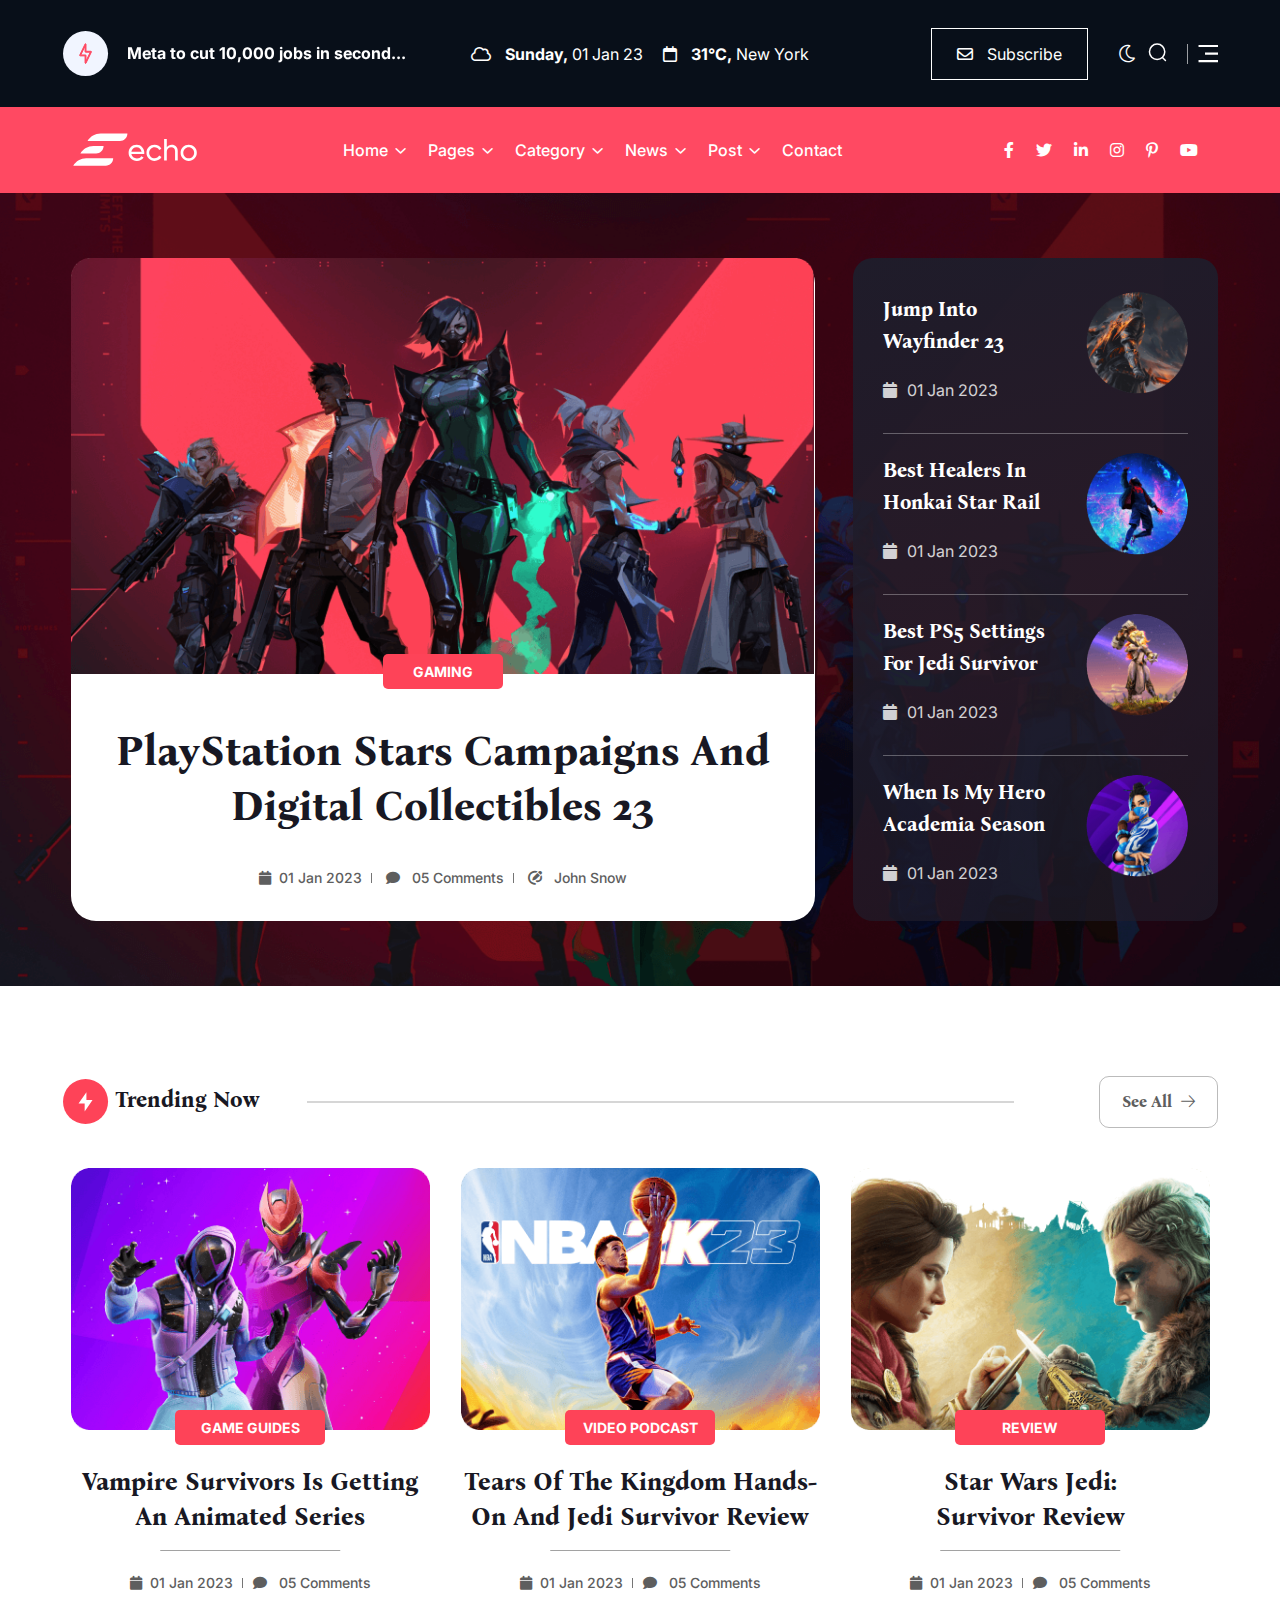
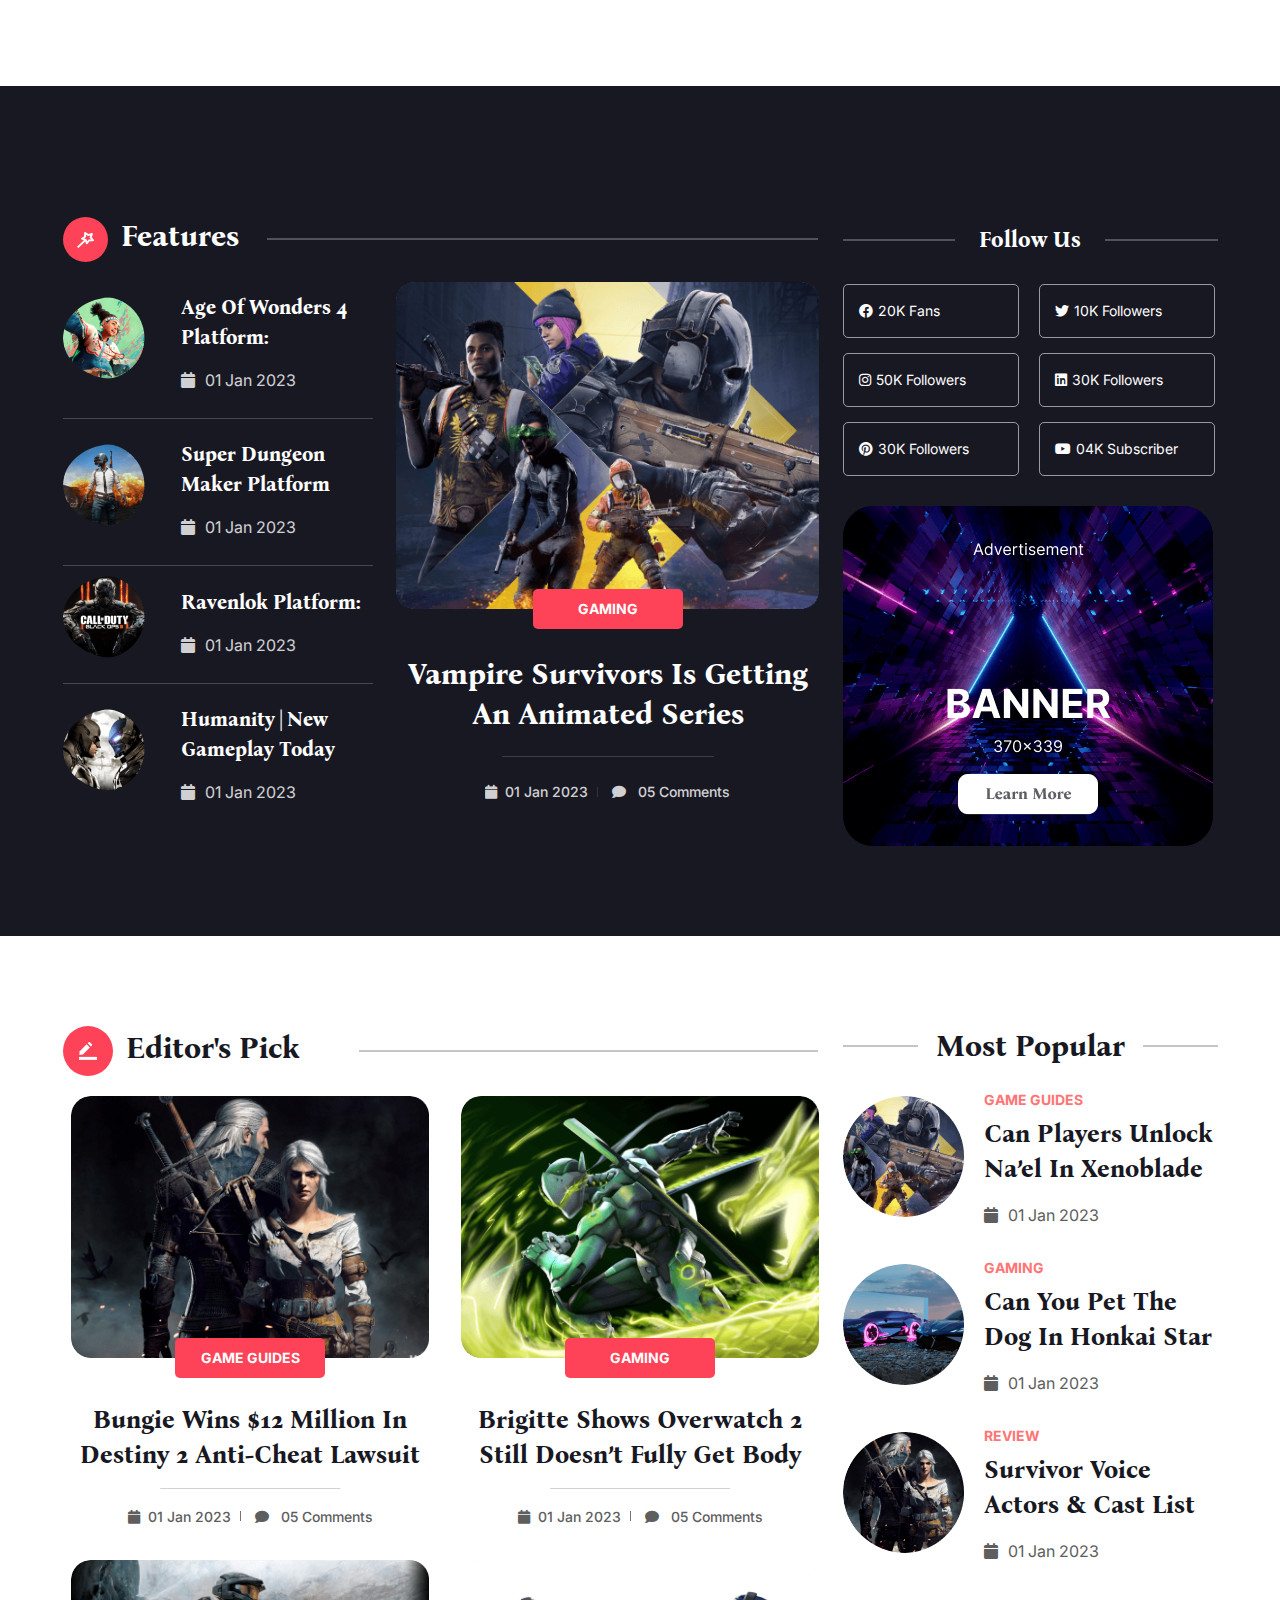
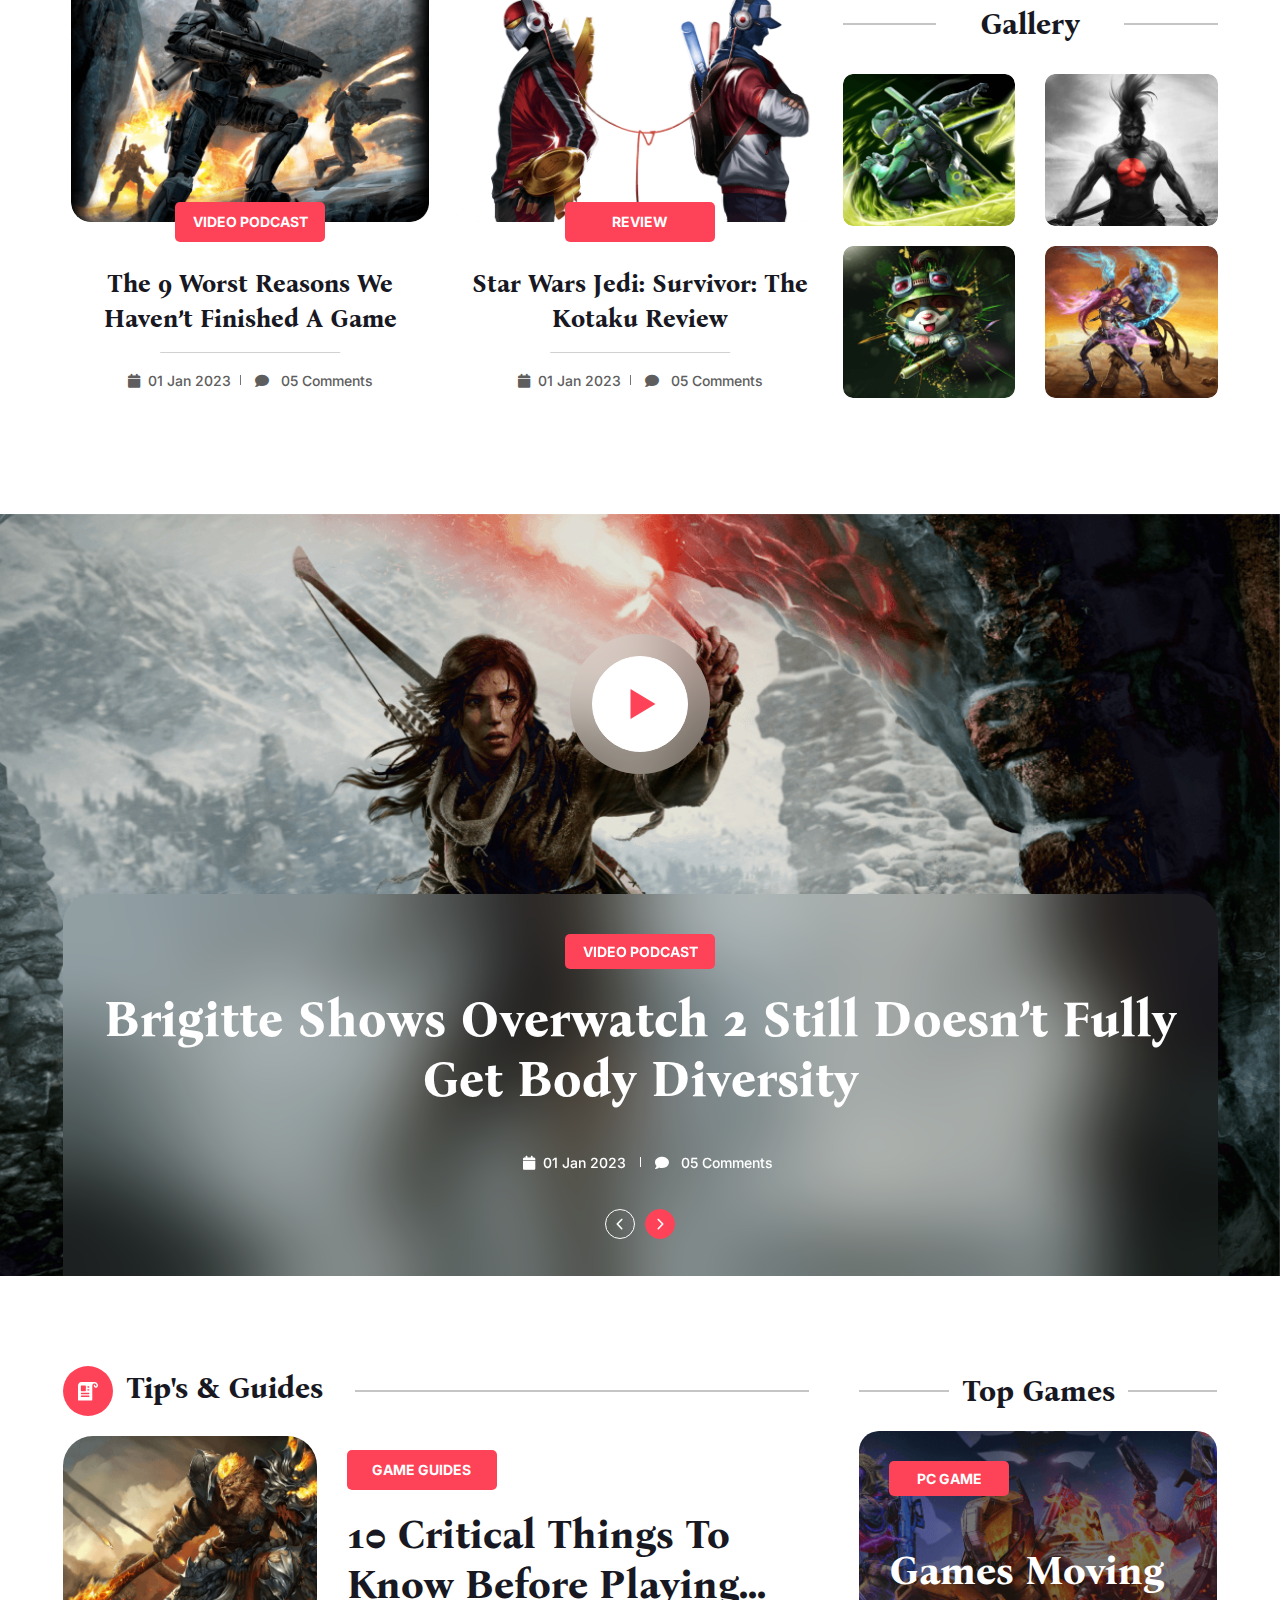
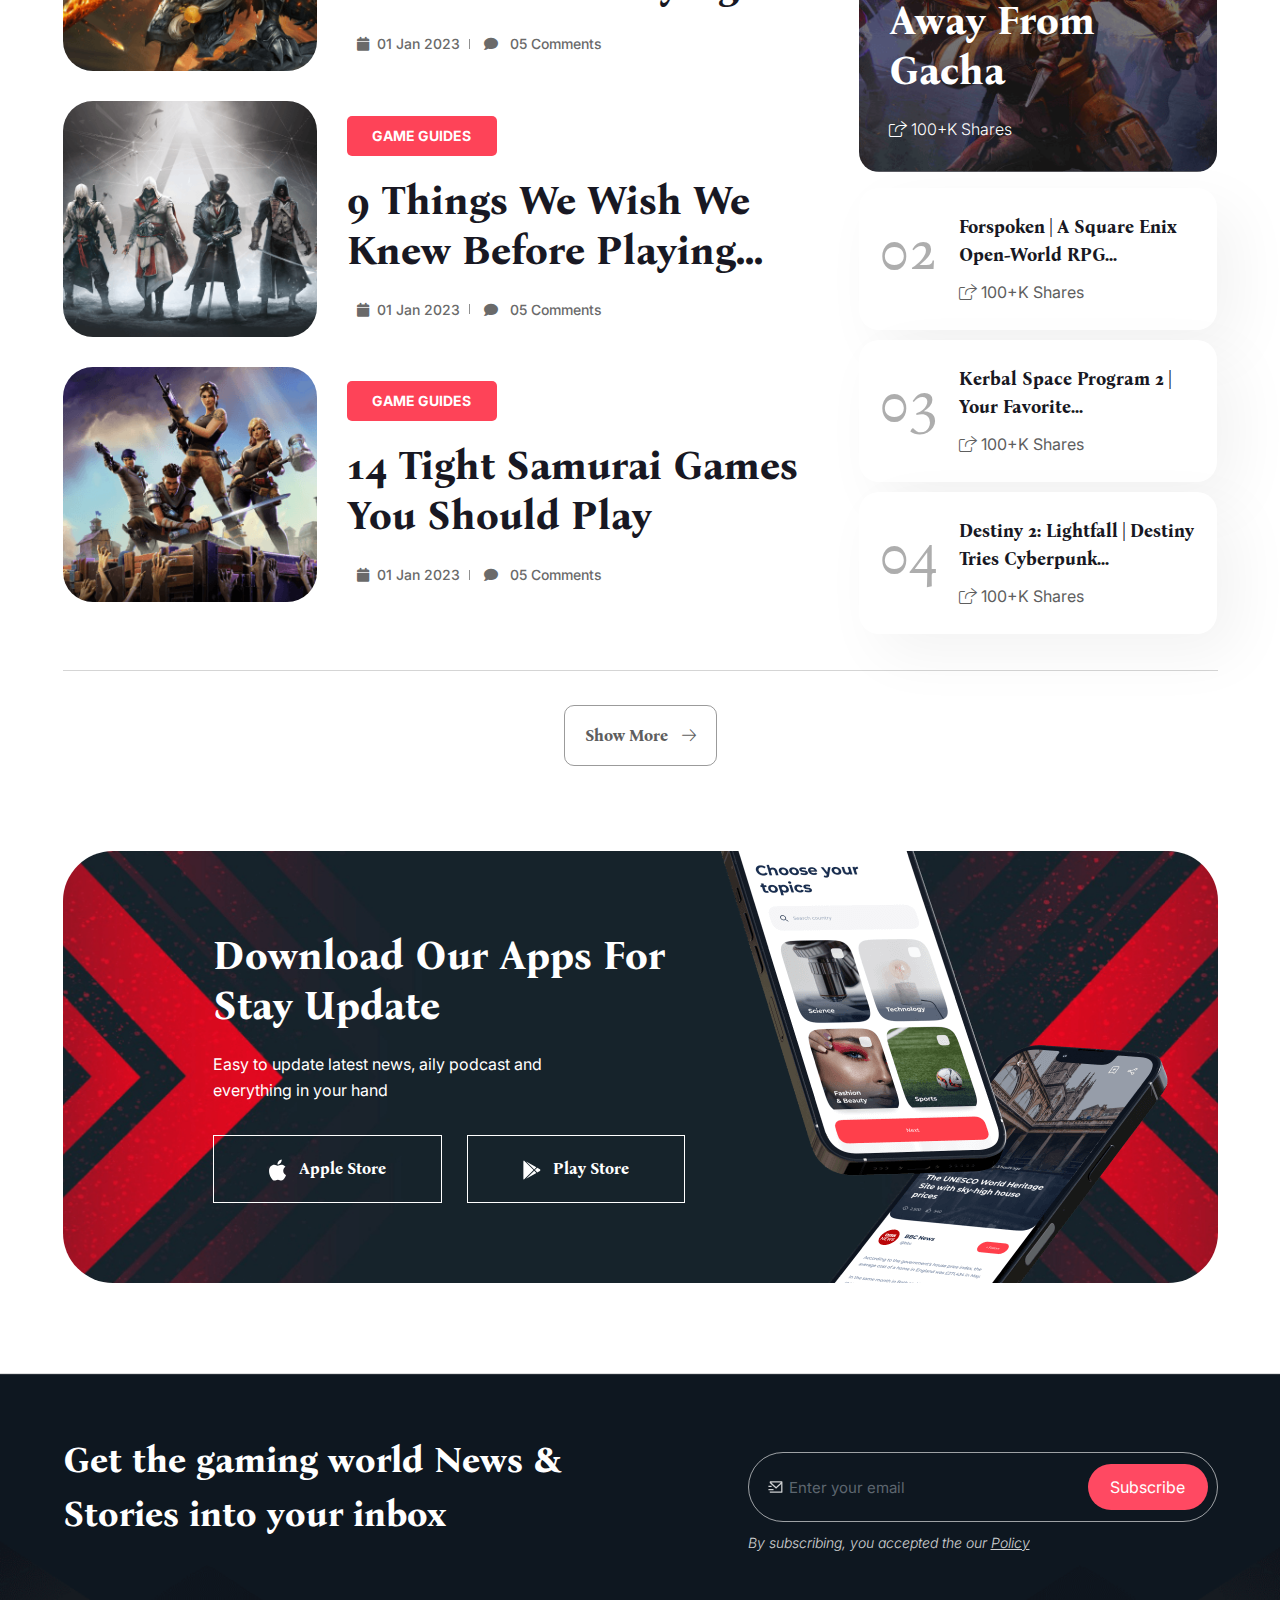
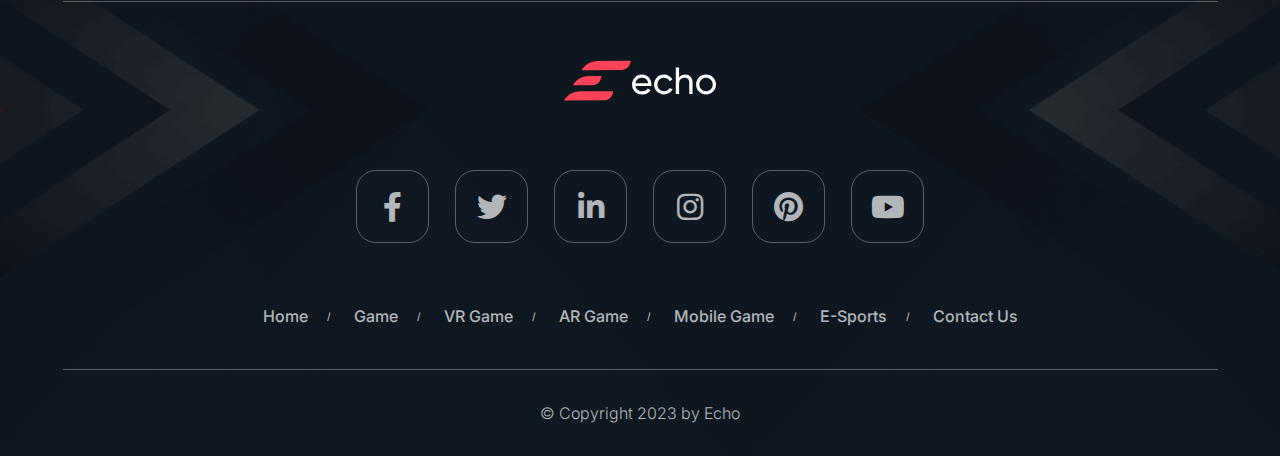
<file: index-four.html>
<!DOCTYPE html>
<html lang="en" data-theme="light">

<head>
    <meta charset="UTF-8">
    <meta http-equiv="X-UA-Compatible" content="IE=edge">
    <meta name="viewport" content="width=device-width, initial-scale=1.0">
    <title>Echo News</title>
    <link rel="shortcut icon" href="assets/images/fav.png" type="image/x-icon">

    <link rel="stylesheet preload" href="assets/css/plugins/fontawesome-5.css" as="style">
    <link rel="stylesheet preload" href="assets/css/vendor/bootstrap.min.css" as="style">
    <link rel="stylesheet preload" href="assets/css/vendor/swiper.css" as="style">
    <link rel="stylesheet preload" href="assets/css/vendor/metismenu.css" as="style">
    <link rel="stylesheet preload" href="assets/css/vendor/magnific-popup.css" as="style">
    <link rel="stylesheet preload" href="assets/css/style.css" as="style">
</head>

<body class="home-four">
    <!-- Start Top Header Area -->

    <!-- Start Top Header Area -->
    <header class="echo-header-area header-four">
        <div class="echo-header-top">
            <div class="container">
                <div class="echo-full-header-top">
                    <div class="row align-items-center">
                        <div class="col-xl-4 col-lg-4 d-none d-lg-block">
                            <div class="echo-meta-total-jobs">
                                <div class="echo-meta-jobs-icons">
                                    <img src="assets/images/home-1/header-top/home-4-header-top.svg" alt="Echo">
                                </div>
                                <div class="echo-meta-jobs-text">
                                    <div class="swiper rt-treding-slider10">
                                        <div class="swiper-wrapper">
                                            <div class="swiper-slide">
                                                <span>Meta to cut 10,000 jobs in second...</span>
                                            </div>
                                            <div class="swiper-slide">
                                                <span>Elevating Your Office Attire...</span>
                                            </div>
                                            <div class="swiper-slide">
                                                <span>Beauty and Wellness Secrets...</span>
                                            </div>
                                        </div>
                                    </div>
                                </div>
                            </div>
                        </div>
                        <div class="col-xl-4 col-lg-4 col-md-6 col-sm-7 col-8">
                            <div class="echo-header-top-date">
                                <div class="echo-day-name">
                                    <span><i class="fa-regular fa-cloud"></i></span>
                                    <span><strong>Sunday,</strong> 01 Jan 23 </span>
                                </div>
                                <div class="echo-date-time">
                                    <span><i class="fa-regular fa-calendar"></i></span>
                                    <span><strong>31°C,</strong> New York </span>
                                </div>
                            </div>
                        </div>
                        <div class="col-xl-4 col-lg-4 col-md-6 col-sm-5 col-4 position-relative">
                            <div class="echo-header-top-subs-social-menu">
                                <div class="echo-header-top-subs-social">
                                    <div class="echo-header-top-subscribe-btn">
                                        <a href="javascript:void(0)" class="echo-py-btn" onclick="document.getElementById('id01').style.display='inline'"><i class="fa-regular fa-envelope"></i> Subscribe</a>
                                    </div>
                                    <div class="echo-header-top-social-media">
                                        <div class="rts-darkmode">
                                            <a id="rts-data-toggle" class="rts-dark-light">
                                                <i class="rts-go-dark fal fa-moon"></i>
                                                <i class="rts-go-light far fa-sun"></i>
                                            </a>
                                        </div>
                                        <a href="#" id="search" class="echo-header-top-search-btn search-icon action-item icon">
                                            <svg width="19" height="19" viewBox="0 0 19 19" fill="none" xmlns="http://www.w3.org/2000/svg">
                                                <path d="M9.11556 16.431C13.3485 16.431 16.78 12.9996 16.78 8.76665C16.78 4.53373 13.3485 1.10226 9.11556 1.10226C4.88264 1.10226 1.45117 4.53373 1.45117 8.76665C1.45117 12.9996 4.88264 16.431 9.11556 16.431Z" stroke="white" stroke-width="1.5" stroke-linecap="round" stroke-linejoin="round" />
                                                <path d="M14.4463 14.4954L17.4512 17.4925" stroke="white" stroke-width="1.5" stroke-linecap="round" stroke-linejoin="round" />
                                            </svg>
                                        </a>
                                        <div class="search-input-area">
                                            <div class="container">
                                                <div class="search-input-inner">
                                                    <div class="input-div">
                                                        <input id="searchInput1" class="search-input" type="text" placeholder="Search by keyword or #">
                                                    </div>
                                                    <div class="search-close-icon"><i class="fa-regular fa-xmark-large rt-xmark"></i></div>
                                                </div>
                                            </div>
                                        </div>
                                    </div>
                                </div>
                                <div class="echo-header-top-menu-bar menu-btn">
                                    <a href="javascript:void(0)">
                                        <svg width="20" height="19" viewBox="0 0 20 19" fill="none" xmlns="http://www.w3.org/2000/svg">
                                            <path d="M0.526001 0.953461H20V3.11724H0.526001V0.953461ZM7.01733 8.52668H20V10.6905H7.01733V8.52668ZM0.526001 16.0999H20V18.2637H0.526001V16.0999Z" fill="#5E5E5E" />
                                        </svg>
                                    </a>
                                </div>
                            </div>
                        </div>
                    </div>
                </div>
            </div>
        </div>
        <!-- Start Home-1 Menu & Site Logo & Social Media -->
        <div class="echo-home-1-menu header-four">
            <div class="echo-site-main-logo-menu-social">
                <div class="container">
                    <div class="row align-items-center plr_md--30 plr_sm--30 plr--10">
                        <div class="col-xl-2 col-lg-2 col-md-7 col-sm-7 col-7">
                            <div class="echo-site-logo">
                                <a href="index.html">
                                    <img src="assets/images/home-1/site-logo/site-logo4.svg" alt="Echo">
                                </a>
                            </div>
                        </div>
                        <div class="col-xl-7 col-lg-7 d-none d-lg-block">
                            <nav>
                                <div class="echo-home-1-menu">
                                    <ul class="list-unstyled echo-desktop-menu">
                                        <li class="menu-item echo-has-dropdown">
                                            <a href="#" class="echo-dropdown-main-element active">Home</a>
                                            <!-- Start Dropdown Menu -->
                                            <ul class="echo-submenu list-unstyled menu-home">
                                                <li class="nav-item"><a href="index.html">Home 01 - Main</a></li>
                                                <li class="nav-item"><a href="index-two.html">Home 02 - Fashion</a></li>
                                                <li class="nav-item"><a href="index-three.html">Home 03 - Technology</a></li>
                                                <li class="nav-item"><a class="mobile-menu-link" href="index-four.html">Home 04 - Gamming</a></li>
                                            </ul>
                                            <!-- End Dropdown Menu -->
                                        </li>
                                        <li class="menu-item echo-has-dropdown">
                                            <a href="#" class="echo-dropdown-main-element">Pages</a>
                                            <ul class="echo-submenu list-unstyled menu-pages">
                                                <li class="nav-item"><a href="about.html">About</a></li>
                                                <li class="nav-item"><a href="author.html">Author</a></li>
                                                <li class="nav-item"><a href="team.html">Team</a></li>
                                                <li class="nav-item"><a href="404.html">Error Page</a></li>
                                            </ul>
                                        </li>
                                        <li class="menu-item echo-has-dropdown">
                                            <a href="#" class="echo-dropdown-main-element">Category</a>
                                            <ul class="echo-submenu list-unstyled menu-pages">
                                                <li class="nav-item"><a href="category-style-1.html">Category Style 1</a></li>
                                                <li class="nav-item"><a href="category-style-2.html">Category Style 2</a></li>
                                                <li class="nav-item"><a href="category-style-3.html">Category Style 3</a></li>
                                            </ul>
                                        </li>
                                        <li class="menu-item echo-has-dropdown">
                                            <a href="#" class="echo-dropdown-main-element">News</a>
                                            <ul class="mega-menu list-unstyled menu-pages">
                                                <li class="nav-item"><a href="post-style-1.html">
                                                        <div class="mega-menu-item">
                                                            <div class="mega-menu-img img-transition-scales">
                                                                <img src="assets/images/home-1/latest-news/item-1.png" alt="Echo" class="img-hovers">
                                                            </div>
                                                            <div class="mega-menu-title">
                                                                <h5>Xi, Putin hail 'new era'....</h5>
                                                            </div>
                                                        </div>
                                                    </a></li>
                                                <li class="nav-item"><a href="post-style-2.html">
                                                        <div class="mega-menu-item">
                                                            <div class="mega-menu-img img-transition-scales">
                                                                <img src="assets/images/home-1/latest-news/item-2.png" alt="Echo" class="img-hovers">
                                                            </div>
                                                            <div class="mega-menu-title">
                                                                <h5>Elon Musk's global empire....</h5>
                                                            </div>
                                                        </div>
                                                    </a></li>
                                                <li class="nav-item"><a href="post-style-3.html">
                                                        <div class="mega-menu item">
                                                            <div class="mega-menu-img img-transition-scales">
                                                                <img src="assets/images/home-1/latest-news/item-3.png" alt="Echo" class="img-hovers">
                                                            </div>
                                                            <div class="mega-menu-title">
                                                                <h5>Sri Lanka to receive first ....</h5>
                                                            </div>
                                                        </div>
                                                    </a></li>
                                                <li class="nav-item"><a href="post-details.html">
                                                        <div class="mega-menu item">
                                                            <div class="mega-menu-img img-transition-scales">
                                                                <img src="assets/images/home-1/latest-news/item-4.png" alt="Echo" class="img-hovers">
                                                            </div>
                                                            <div class="mega-menu-title">
                                                                <h5>Turkey earthquake prepare....</h5>
                                                            </div>
                                                        </div>
                                                    </a></li>
                                            </ul>
                                        </li>
                                        <li class="menu-item echo-has-dropdown">
                                            <a href="#" class="echo-dropdown-main-element">Post</a>
                                            <ul class="echo-submenu list-unstyled menu-pages">
                                                <li class="nav-item"><a href="post-style-1.html">Post Style 1</a></li>
                                                <li class="nav-item"><a href="post-style-2.html">Post Style 2</a></li>
                                                <li class="nav-item"><a href="post-style-3.html">Post Style 3</a></li>
                                                <li class="nav-item"><a href="post-details.html">Post Details</a></li>
                                            </ul>
                                        </li>
                                        <li class="menu-item"><a href="contact.html" class="echo-dropdown-main-element">Contact</a></li>
                                    </ul>
                                </div>
                            </nav>
                        </div>
                        <div class="col-xl-3 col-lg-3 col-md-5 col-sm-5 col-5">
                            <div class="echo-home-1-social-media-icons">
                                <ul class="list-unstyled social-area">
                                    <li><a href="#"><i class="fa-brands fa-facebook-f"></i></a></li>
                                    <li><a href="#"><i class="fa-brands fa-twitter"></i></a></li>
                                    <li><a href="#"><i class="fa-brands fa-linkedin-in"></i></a></li>
                                    <li><a href="#"><i class="fa-brands fa-instagram"></i></a></li>
                                    <li><a href="#"><i class="fa-brands fa-pinterest-p"></i></a></li>
                                    <li><a href="#"><i class="fa-brands fa-youtube"></i></a></li>
                                </ul>
                                <div class="echo-header-top-menu-bar menu-btn">
                                    <a href="javascript:void(0)">
                                        <svg width="20" height="19" viewBox="0 0 20 19" fill="none" xmlns="http://www.w3.org/2000/svg">
                                            <path d="M0.526001 0.953461H20V3.11724H0.526001V0.953461ZM7.01733 8.52668H20V10.6905H7.01733V8.52668ZM0.526001 16.0999H20V18.2637H0.526001V16.0999Z" fill="#5E5E5E" />
                                        </svg>
                                    </a>
                                </div>
                            </div>
                        </div>
                    </div>
                </div>
            </div>
        </div>
        <!-- End Home-1 Menu & Site Logo & Social Media -->
    </header>

    <!-- End Top Header Area -->

    <!-- side bar for desktop -->
    <div id="side-bar" class="side-bar header-one">
        <div class="inner">
            <button class="close-icon-menu"><i class="far fa-times"></i></button>
            <!-- inner menu area desktop start -->
            <div class="inner-main-wrapper-desk d-none d-lg-block">
                <div class="thumbnail">
                    <img src="assets/images/home-1/site-logo/site-logo4-w.svg" alt="echo">
                </div>
                <div class="inner-content">
                    <div class="category-menu-area">
                        <ul class="category-area">
                            <li class="item">
                                <div class="image-area">
                                    <a href="#">
                                        <img src="assets/images/category-style-1/1.png" alt="">
                                    </a>
                                </div>
                                <div class="content">
                                    <div class="recent-post-title">
                                        <a href="#">The incident began as an argument among.</a>
                                    </div>
                                    <p class="desc"><a href="#"><i class="fa-light fa-user"></i>Asley Graham</a></p>
                                </div>
                            </li>
                            <li class="item">
                                <div class="image-area"><a href="#"><img src="assets/images/category-style-1/2.png" alt=""></a></div>
                                <div class="content">
                                    <div class="recent-post-title">
                                        <a href="#">The incident began as an argument among.</a>
                                    </div>
                                    <p class="desc"><a href="#"><i class="fa-light fa-user"></i>Emily Dicingson</a></p>
                                </div>
                            </li>
                        </ul>
                    </div>
                    <div class="newsletter-form">
                        <div class="form-inner">
                            <div class="content">
                                <div class="newsletter-image">
                                    <img src="assets/images/home-1/feature-right/news-item-1.png" alt="">
                                </div>
                                <h3 class="title">Get Newsletter</h3>
                                <p class="desc">Notification products, updates</p>
                            </div>
                            <form action="#">
                                <div class="input-div">
                                    <input type="email" placeholder="Your email..." required>
                                </div>
                                <button type="submit" class="subscribe-btn">Subscribe Now</button>
                            </form>
                        </div>
                    </div>
                </div>
            </div>
        </div>
        <!-- mobile menu area start -->
        <div class="mobile-menu d-block d-lg-none">
            <nav class="nav-main mainmenu-nav mt--30">
                <ul class="mainmenu" id="mobile-menu-active">
                    <li class="has-droupdown">
                        <a href="#" class="main">Home</a>
                        <ul class="submenu">
                            <li><a class="mobile-menu-link" href="index.html">Home 01 - Main</a></li>
                            <li><a class="mobile-menu-link" href="index-two.html">Home 02 - Fashion</a></li>
                            <li><a class="mobile-menu-link" href="index-three.html">Home 03 - Technology</a></li>
                            <li><a class="mobile-menu-link" href="index-four.html">Home 04 - Gamming</a></li>
                        </ul>
                    </li>
                    <li class="menu-item"><a class="mobile-menu-link" href="about.html">About</a></li>
                    <li class="has-droupdown">
                        <a href="#" class="main">Category</a>
                        <ul class="submenu">
                            <li><a class="mobile-menu-link" href="category-style-1.html">Category Style 1</a></li>
                            <li><a class="mobile-menu-link" href="category-style-2.html">Category Style 2</a></li>
                            <li><a class="mobile-menu-link" href="category-style-3.html">Category Style 3</a></li>
                        </ul>
                    </li>
                    <li class="has-droupdown">
                        <a href="#" class="main">Features</a>
                        <ul class="submenu">
                            <li><a class="mobile-menu-link" href="author.html">Author</a></li>
                            <li><a class="mobile-menu-link" href="team.html">Team</a></li>
                            <li><a class="mobile-menu-link" href="404.html">Error Page</a></li>
                        </ul>
                    </li>
                    <li class="has-droupdown">
                        <a href="#" class="main">Post</a>
                        <ul class="submenu">
                            <li><a class="mobile-menu-link" href="post-style-1.html">Post Style 1</a></li>
                            <li><a class="mobile-menu-link" href="post-style-2.html">Post Style 2</a></li>
                            <li><a class="mobile-menu-link" href="post-style-3.html">Post Style 3</a></li>
                            <li><a class="mobile-menu-link" href="post-details.html">Post Details</a></li>
                        </ul>
                    </li>
                    <li class="menu-item"><a class="mobile-menu-link" href="contact.html">Contact</a></li>
                </ul>
            </nav>

            <div class="social-wrapper-one">
                <ul>
                    <li>
                        <a href="#">
                            <i class="fa-brands fa-facebook-f"></i>
                        </a>
                    </li>
                    <li>
                        <a href="#">
                            <i class="fa-brands fa-twitter"></i>
                        </a>
                    </li>
                    <li>
                        <a href="#">
                            <i class="fa-brands fa-youtube"></i>
                        </a>
                    </li>
                    <li>
                        <a href="#">
                            <i class="fa-brands fa-instagram"></i>
                        </a>
                    </li>
                    <li>
                        <a href="#">
                            <i class="fa-brands fa-linkedin-in"></i>
                        </a>
                    </li>
                </ul>
            </div>
        </div>
        <!-- mobile menu area end -->
    </div>
    <!-- header style two End -->

    <!-- Start Subscribe Popup Box -->
    <div class="echo-popup-model" id="id01">
        <div class="echo-popup-transition">
            <div class="model-content animate-subscribe-popup">
                <a href="javascript:void(0)" onclick="document.getElementById('id01').style.display='none'"><i class="fa-regular fa-xmark"></i></a>
                <div class="echo-p-flexing">
                    <div class="echo-p-img">
                        <img src="assets/images/home-1/feature-right/news-item-1.png" alt="Echo">
                    </div>
                    <div class="form">
                        <div class="echo-p-sub-heading">
                            <p>Weekly Updates</p>
                        </div>
                        <div class="echo-p-sub-heading">
                            <h3>Let's join our newsletter!</h3>
                        </div>
                        <form method="POST">
                            <input type="email" required placeholder="Enter Your Email..">
                            <button type="submit">Submit</button>
                        </form>
                        <div class="echo-bottom-popup">
                            <p>Do not worry we don't spam!</p>
                        </div>
                    </div>
                </div>
            </div>
        </div>
    </div>
    <!-- End Subscribe Popup Box -->
    <!-- End Top Header Area -->

    <!-- Start Hero Area -->
    <section class="echo-hero-section home-four">
        <div class="echo-hero">
            <div class="container">
                <div class="echo-full-hero-content">
                    <div class="row gx-5">
                        <div class="col-xl-8 col-lg-8">
                            <div class="echo-latest-news-main-content">
                                <div class="echo-latest-news-img img-transition-scale">
                                    <a href="post-details.html">
                                        <img src="assets/images/home-1/hero/banner-right.png" alt="Echo" class="img-hover">
                                    </a>
                                    <span class="content-catagory-tag">Gaming</span>
                                </div>
                                <div class="content">

                                    <div class="echo-latest-news-single-title">
                                        <h5><a href="post-details.html" class="text-capitalize title-hover">PlayStation Stars Campaigns and Digital Collectibles 23</a></h5>
                                    </div>
                                    <div class="echo-latest-news-time-views">
                                        <a href="#" class="pe-none"><i class="fa-solid fa-calendar"></i>01 Jan 2023</a>
                                        <a href="#" class="pe-none"><i class="fa-solid fa-comment"></i> 05 Comments</a>
                                        <a href="#" class="pe-none"><i class="fa-solid fa-pen-swirl"></i> John Snow</a>
                                    </div>
                                </div>
                            </div>
                        </div>
                        <div class="col-xl-4 col-lg-4">
                            <div class="echo-banner-right-area-content">
                                <ul>
                                    <li>
                                        <div class="content">
                                            <h5 class="title">
                                                <a href="post-details.html" class="text-capitalize title-hover">Jump into Wayfinder 23</a>
                                            </h5>
                                            <p class="desc"><i class="fa-solid fa-calendar"></i>01 Jan 2023</p>
                                        </div>
                                        <div class="echo-latest-news-img img-transition-scale">
                                            <a href="post-details.html">
                                                <img src="assets/images/home-1/trending-right/item-7.png" alt="">
                                            </a>
                                        </div>
                                    </li>
                                    <li>
                                        <div class="content">
                                            <h5 class="title">
                                                <a href="post-details.html" class="text-capitalize title-hover">Best Healers in Honkai Star Rail</a>
                                            </h5>
                                            <p class="desc"><i class="fa-solid fa-calendar"></i>01 Jan 2023</p>
                                        </div>
                                        <div class="echo-latest-news-img img-transition-scale">
                                            <a href="post-details.html">
                                                <img src="assets/images/home-1/trending-right/item-8.png" alt="">
                                            </a>
                                        </div>
                                    </li>
                                    <li>
                                        <div class="content">
                                            <h5 class="title">
                                                <a href="post-details.html" class="text-capitalize title-hover">Best PS5 Settings for Jedi Survivor</a>
                                            </h5>
                                            <p class="desc"><i class="fa-solid fa-calendar"></i>01 Jan 2023</p>
                                        </div>
                                        <div class="echo-latest-news-img img-transition-scale">
                                            <a href="post-details.html">
                                                <img src="assets/images/home-1/trending-right/item-9.png" alt="">
                                            </a>
                                        </div>
                                    </li>
                                    <li>
                                        <div class="content">
                                            <h5 class="title">
                                                <a href="post-details.html" class="text-capitalize title-hover">When is My Hero Academia Season</a>
                                            </h5>
                                            <p class="desc"><i class="fa-solid fa-calendar"></i>01 Jan 2023</p>
                                        </div>
                                        <div class="echo-latest-news-img img-transition-scale">
                                            <a href="post-details.html">
                                                <img src="assets/images/home-1/trending-right/item-10.png" alt="">
                                            </a>
                                        </div>
                                    </li>
                                </ul>
                            </div>
                        </div>
                    </div>
                </div>
            </div>
        </div>
    </section>
    <!-- End Hero Area -->

    <!-- Start Latest News -->
    <section class="echo-latest-news-area home-four">
        <div class="echo-latest-news-content">
            <div class="container">
                <div class="title-area">
                    <h6 class="sub-title"><img src="assets/images/icon/01.svg" alt="icon"> Trending Now</h6>
                    <a href="post-details.html" class="rts-btn see-all-btn">See All <i class="fa-light fa-arrow-right"></i></a>
                </div>
                <div class="echo-latest-news-full-content">
                    <div class="row">
                        <div class="col-lg-4 col-md-6 col-sm-6">
                            <div class="echo-latest-news-main-content">
                                <div class="echo-latest-news-img img-transition-scale">
                                    <a href="post-details.html">
                                        <img src="assets/images/home-1/latest-news/item-8.png" alt="Echo" class="img-hover">
                                    </a>
                                    <span class="content-catagory-tag">Game Guides</span>
                                </div>
                                <div class="echo-latest-news-single-title">
                                    <h5><a href="post-details.html" class="text-capitalize title-hover">Vampire Survivors Is Getting An Animated Series</a></h5>
                                </div>
                                <div class="echo-latest-news-time-views">
                                    <a href="#" class="pe-none"><i class="fa-solid fa-calendar"></i>01 Jan 2023</a>
                                    <a href="#" class="pe-none"><i class="fa-solid fa-comment"></i> 05 Comments</a>
                                </div>
                            </div>
                        </div>
                        <div class="col-lg-4 col-md-6 col-sm-6">
                            <div class="echo-latest-news-main-content mid">
                                <div class="echo-latest-news-img img-transition-scale">
                                    <a href="post-details.html">
                                        <img src="assets/images/home-1/latest-news/item-9.png" alt="Echo" class="img-hover">
                                    </a>
                                    <span class="content-catagory-tag">Video Podcast</span>
                                    <div class="vedio-icone">
                                        <a class="play-video popup-youtube video-play-button" href="https://www.youtube.com/watch?v=CXLM08fZO5o">
                                            <span></span>
                                        </a>
                                        <div class="video-overlay">
                                            <a class="video-overlay-close">×</a>
                                        </div>
                                    </div>
                                </div>
                                <div class="echo-latest-news-single-title">
                                    <h5><a href="post-details.html" class="text-capitalize title-hover">Tears Of The Kingdom Hands-On And Jedi Survivor Review</a></h5>
                                </div>
                                <div class="echo-latest-news-time-views">
                                    <a href="#" class="pe-none"><i class="fa-solid fa-calendar"></i>01 Jan 2023</a>
                                    <a href="#" class="pe-none"><i class="fa-solid fa-comment"></i> 05 Comments</a>
                                </div>
                            </div>
                        </div>
                        <div class="col-lg-4 col-md-6 col-sm-6">
                            <div class="echo-latest-news-main-content">
                                <div class="echo-latest-news-img img-transition-scale">
                                    <a href="post-details.html">
                                        <img src="assets/images/home-1/latest-news/item-10.png" alt="Echo" class="img-hover">
                                    </a>
                                    <span class="content-catagory-tag">Review</span>
                                </div>
                                <div class="echo-latest-news-single-title">
                                    <h5><a href="post-details.html" class="text-capitalize title-hover">Star Wars Jedi: <br> Survivor Review</a></h5>
                                </div>
                                <div class="echo-latest-news-time-views">
                                    <a href="#" class="pe-none"><i class="fa-solid fa-calendar"></i>01 Jan 2023</a>
                                    <a href="#" class="pe-none"><i class="fa-solid fa-comment"></i> 05 Comments</a>
                                </div>
                            </div>
                        </div>
                    </div>

                </div>
            </div>
        </div>
    </section>
    <!-- End Latest News -->

    <!-- Start Feature Area -->
    <section class="echo-feature-area home-four">
        <div class="echo-feature-area-content">
            <div class="container">
                <div class="echo-feature-area-full-content">
                    <div class="row">
                        <div class="col-lg-8">
                            <div class="row">
                                <div class="col-lg-12">
                                    <div class="title-area">
                                        <h6 class="sub-title"><img src="assets/images/icon/02.svg" alt="icon"> Features</h6>
                                    </div>
                                </div>
                                <div class="col-lg-5">
                                    <div class="echo-banner-right-area-content">
                                        <ul>
                                            <li>
                                                <div class="echo-latest-news-img img-transition-scale">
                                                    <a href="post-details.html">
                                                        <img src="assets/images/home-1/trending-right/item-11.png" alt="">
                                                    </a>
                                                </div>
                                                <div class="content">
                                                    <h5 class="title">
                                                        <a href="post-details.html" class="text-capitalize title-hover">Age of Wonders 4 Platform:</a>
                                                    </h5>
                                                    <p class="desc"><i class="fa-solid fa-calendar"></i>01 Jan 2023</p>
                                                </div>
                                            </li>
                                            <li>
                                                <div class="echo-latest-news-img img-transition-scale">
                                                    <a href="post-details.html">
                                                        <img src="assets/images/home-1/trending-right/item-12.png" alt="">
                                                    </a>
                                                </div>
                                                <div class="content">
                                                    <h5 class="title">
                                                        <a href="post-details.html" class="text-capitalize title-hover">Super Dungeon Maker Platform</a>
                                                    </h5>
                                                    <p class="desc"><i class="fa-solid fa-calendar"></i>01 Jan 2023</p>
                                                </div>
                                            </li>
                                            <li>
                                                <div class="echo-latest-news-img img-transition-scale">
                                                    <a href="post-details.html">
                                                        <img src="assets/images/home-1/trending-right/item-13.png" alt="">
                                                    </a>
                                                </div>
                                                <div class="content">
                                                    <h5 class="title">
                                                        <a href="post-details.html" class="text-capitalize title-hover">Ravenlok Platform:</a>
                                                    </h5>
                                                    <p class="desc"><i class="fa-solid fa-calendar"></i>01 Jan 2023</p>
                                                </div>
                                            </li>
                                            <li>
                                                <div class="echo-latest-news-img img-transition-scale">
                                                    <a href="post-details.html">
                                                        <img src="assets/images/home-1/trending-right/item-14.png" alt="">
                                                    </a>
                                                </div>
                                                <div class="content">
                                                    <h5 class="title">
                                                        <a href="post-details.html" class="text-capitalize title-hover">Humanity | New Gameplay Today</a>
                                                    </h5>
                                                    <p class="desc"><i class="fa-solid fa-calendar"></i>01 Jan 2023</p>
                                                </div>
                                            </li>
                                        </ul>
                                    </div>
                                </div>
                                <div class="col-lg-7">
                                    <div class="echo-latest-news-main-content">
                                        <div class="echo-latest-news-img img-transition-scale">
                                            <a href="post-details.html">
                                                <img src="assets/images/home-1/latest-news/item-11.png" alt="Echo" class="img-hover">
                                            </a>
                                            <span class="content-catagory-tag">Gaming</span>
                                        </div>
                                        <div class="echo-latest-news-single-title">
                                            <h5><a href="post-details.html" class="text-capitalize title-hover">Vampire Survivors Is Getting An Animated Series</a></h5>
                                        </div>
                                        <div class="echo-latest-news-time-views">
                                            <a href="#" class="pe-none"><i class="fa-solid fa-calendar"></i>01 Jan 2023</a>
                                            <a href="#" class="pe-none"><i class="fa-solid fa-comment"></i> 05 Comments</a>
                                        </div>
                                    </div>
                                </div>
                            </div>
                        </div>
                        <div class="col-lg-4">
                            <div class="row">
                                <div class="col-lg-12">
                                    <div class="title-area right">
                                        <h6 class="sect-title">Follow Us</h6>
                                    </div>
                                </div>
                                <div class="col-lg-12">
                                    <div class="right-side-inner">
                                        <div class="echo-feature-area-right-site-follower">
                                            <ul class="list-unstyled">
                                                <li><a href="#"><i class="fa-brands fa-facebook"></i>20K Fans</a></li>
                                                <li><a href="#"><i class="fa-brands fa-twitter"></i>10K Followers</a></li>
                                                <li><a href="#"><i class="fa-brands fa-instagram"></i>50K Followers</a></li>
                                                <li><a href="#"><i class="fa-brands fa-linkedin"></i>30K Followers</a></li>
                                                <li><a href="#"><i class="fa-brands fa-pinterest"></i>30K Followers</a></li>
                                                <li><a href="#"><i class="fa-brands fa-youtube"></i>04K Subscriber</a></li>
                                            </ul>
                                        </div>
                                        <div class="echo-feature-ad-area">
                                            <img src="assets/images/home-1/cta/ad-2.png" alt="Ads">
                                        </div>
                                    </div>
                                </div>
                            </div>
                        </div>
                    </div>
                </div>
            </div>
        </div>
    </section>
    <!-- End Feature Area -->

    <!-- Start Popular Area -->
    <section class="echo-popular-news-area home-four">
        <div class="echo-popular-news-area-content">
            <div class="container">
                <div class="echo-popular-news-area-full-content">
                    <div class="row">
                        <div class="col-lg-8">
                            <div class="row">
                                <div class="col-lg-12">
                                    <div class="title-area">
                                        <h6 class="sub-title"><img src="assets/images/icon/03.svg" alt="icon"> Editor's Pick</h6>
                                    </div>
                                </div>
                                <div class="col-lg-12">
                                    <div class="left-side-content">
                                        <div class="row">
                                            <div class="col-lg-6 col-md-6 col-sm-12">
                                                <div class="echo-latest-news-main-content">
                                                    <div class="echo-latest-news-img img-transition-scale">
                                                        <a href="post-details.html">
                                                            <img src="assets/images/home-1/latest-news/item-12.png" alt="Echo" class="img-hover">
                                                        </a>
                                                        <span class="content-catagory-tag">Game Guides</span>
                                                        <div class="vedio-icone">
                                                            <a class="play-video popup-youtube video-play-button" href="https://www.youtube.com/watch?v=ltnXFGa6244">
                                                                <span></span>
                                                            </a>
                                                            <div class="video-overlay">
                                                                <a class="video-overlay-close">×</a>
                                                            </div>
                                                        </div>
                                                    </div>
                                                    <div class="echo-latest-news-single-title">
                                                        <h5><a href="post-details.html" class="text-capitalize title-hover">Bungie Wins $12 Million In Destiny 2 Anti-Cheat Lawsuit</a></h5>
                                                    </div>
                                                    <div class="echo-latest-news-time-views">
                                                        <a href="#" class="pe-none"><i class="fa-solid fa-calendar"></i>01 Jan 2023</a>
                                                        <a href="#" class="pe-none"><i class="fa-solid fa-comment"></i> 05 Comments</a>
                                                    </div>
                                                </div>
                                            </div>
                                            <div class="col-lg-6 col-md-6 col-sm-12">
                                                <div class="echo-latest-news-main-content">
                                                    <div class="echo-latest-news-img img-transition-scale">
                                                        <a href="post-details.html">
                                                            <img src="assets/images/home-1/latest-news/item-13.png" alt="Echo" class="img-hover">
                                                        </a>
                                                        <span class="content-catagory-tag">Gaming</span>
                                                        <div class="vedio-icone">
                                                            <a class="play-video popup-youtube video-play-button" href="https://www.youtube.com/watch?v=ltnXFGa6244">
                                                                <span></span>
                                                            </a>
                                                            <div class="video-overlay">
                                                                <a class="video-overlay-close">×</a>
                                                            </div>
                                                        </div>
                                                    </div>
                                                    <div class="echo-latest-news-single-title">
                                                        <h5><a href="post-details.html" class="text-capitalize title-hover">Brigitte Shows Overwatch 2 Still Doesn’t Fully Get Body</a></h5>
                                                    </div>
                                                    <div class="echo-latest-news-time-views">
                                                        <a href="#" class="pe-none"><i class="fa-solid fa-calendar"></i>01 Jan 2023</a>
                                                        <a href="#" class="pe-none"><i class="fa-solid fa-comment"></i> 05 Comments</a>
                                                    </div>
                                                </div>
                                            </div>
                                            <div class="col-lg-6 col-md-6 col-sm-12">
                                                <div class="echo-latest-news-main-content">
                                                    <div class="echo-latest-news-img img-transition-scale">
                                                        <a href="post-details.html">
                                                            <img src="assets/images/home-1/latest-news/item-14.png" alt="Echo" class="img-hover">
                                                        </a>
                                                        <span class="content-catagory-tag">Video Podcast</span>
                                                        <div class="vedio-icone">
                                                            <a class="play-video popup-youtube video-play-button" href="https://www.youtube.com/watch?v=ltnXFGa6244">
                                                                <span></span>
                                                            </a>
                                                            <div class="video-overlay">
                                                                <a class="video-overlay-close">×</a>
                                                            </div>
                                                        </div>
                                                    </div>
                                                    <div class="echo-latest-news-single-title">
                                                        <h5><a href="post-details.html" class="text-capitalize title-hover">The 9 Worst Reasons We Haven’t Finished A Game</a></h5>
                                                    </div>
                                                    <div class="echo-latest-news-time-views">
                                                        <a href="#" class="pe-none"><i class="fa-solid fa-calendar"></i>01 Jan 2023</a>
                                                        <a href="#" class="pe-none"><i class="fa-solid fa-comment"></i> 05 Comments</a>
                                                    </div>
                                                </div>
                                            </div>
                                            <div class="col-lg-6 col-md-6 col-sm-12">
                                                <div class="echo-latest-news-main-content">
                                                    <div class="echo-latest-news-img img-transition-scale">
                                                        <a href="post-details.html">
                                                            <img src="assets/images/home-1/latest-news/item-15.png" alt="Echo" class="img-hover">
                                                        </a>
                                                        <span class="content-catagory-tag">Review</span>
                                                        <div class="vedio-icone">
                                                            <a class="play-video popup-youtube video-play-button" href="https://www.youtube.com/watch?v=ltnXFGa6244">
                                                                <span></span>
                                                            </a>
                                                            <div class="video-overlay">
                                                                <a class="video-overlay-close">×</a>
                                                            </div>
                                                        </div>
                                                    </div>
                                                    <div class="echo-latest-news-single-title">
                                                        <h5><a href="post-details.html" class="text-capitalize title-hover">Star Wars Jedi: Survivor: The Kotaku Review</a></h5>
                                                    </div>
                                                    <div class="echo-latest-news-time-views">
                                                        <a href="#" class="pe-none"><i class="fa-solid fa-calendar"></i>01 Jan 2023</a>
                                                        <a href="#" class="pe-none"><i class="fa-solid fa-comment"></i> 05 Comments</a>
                                                    </div>
                                                </div>
                                            </div>
                                        </div>
                                    </div>
                                </div>
                            </div>
                        </div>
                        <div class="col-lg-4">
                            <div class="row">
                                <div class="col-lg-12">
                                    <div class="title-area">
                                        <h6 class="sect-title">Most Popular</h6>
                                    </div>
                                </div>
                                <div class="col-lg-12">
                                    <div class="echo-banner-right-area-content">
                                        <div class="right-side-news">
                                            <ul>
                                                <li>
                                                    <div class="echo-latest-news-img img-transition-scale">
                                                        <a href="post-details.html">
                                                            <img src="assets/images/home-1/trending-right/item-15.png" alt="">
                                                        </a>
                                                    </div>
                                                    <div class="content">
                                                        <span class="catagory-tag">Game Guides</span>
                                                        <h5 class="title">
                                                            <a href="post-details.html" class="text-capitalize title-hover">Can Players Unlock Na’el in Xenoblade</a>
                                                        </h5>
                                                        <p class="desc"><i class="fa-solid fa-calendar"></i>01 Jan 2023</p>
                                                    </div>
                                                </li>
                                                <li>
                                                    <div class="echo-latest-news-img img-transition-scale">
                                                        <a href="post-details.html">
                                                            <img src="assets/images/home-1/trending-right/item-16.png" alt="">
                                                        </a>
                                                    </div>
                                                    <div class="content">
                                                        <span class="catagory-tag">Gaming</span>
                                                        <h5 class="title">
                                                            <a href="post-details.html" class="text-capitalize title-hover">Can You Pet the Dog in Honkai Star</a>
                                                        </h5>
                                                        <p class="desc"><i class="fa-solid fa-calendar"></i>01 Jan 2023</p>
                                                    </div>
                                                </li>
                                                <li>
                                                    <div class="echo-latest-news-img img-transition-scale">
                                                        <a href="post-details.html">
                                                            <img src="assets/images/home-1/trending-right/item-17.png" alt="">
                                                        </a>
                                                    </div>
                                                    <div class="content">
                                                        <span class="catagory-tag">Review</span>
                                                        <h5 class="title">
                                                            <a href="post-details.html" class="text-capitalize title-hover">Survivor voice actors & cast list</a>
                                                        </h5>
                                                        <p class="desc"><i class="fa-solid fa-calendar"></i>01 Jan 2023</p>
                                                    </div>
                                                </li>
                                            </ul>
                                        </div>
                                        <div class="right-side-gallery">
                                            <h5 class="title">Gallery</h5>
                                            <ul class="gallery-inner">
                                                <li class="gallery-item"><img src="assets/images/home-1/trending-right/item-18.png" alt=""></li>
                                                <li class="gallery-item"><img src="assets/images/home-1/trending-right/item-19.png" alt=""></li>
                                                <li class="gallery-item"><img src="assets/images/home-1/trending-right/item-20.png" alt=""></li>
                                                <li class="gallery-item"><img src="assets/images/home-1/trending-right/item-21.png" alt=""></li>
                                            </ul>
                                        </div>
                                    </div>
                                </div>
                            </div>
                        </div>
                    </div>
                </div>
            </div>
        </div>
    </section>
    <!-- End Popular Area -->

    <!-- Start Video Area-->
    <section class="echo-video-area home-four">
        <div class="echo-video-area-inner">
            <div class="vedio-icone">
                <a class="play-video popup-youtube video-play-button" href="https://www.youtube.com/watch?v=ltnXFGa6244">
                    <span></span>
                </a>
                <div class="video-overlay">
                    <a class="video-overlay-close">×</a>
                </div>
            </div>
        </div>
        <div class="swiper swiper-container">
            <div class="swiper-wrapper">
                <div class="swiper-slide">
                    <div class="slider-inner">
                        <div class="container">
                            <div class="echo-video-bottom-area">
                                <div class="banner-bottom-inner">
                                    <div class="content">
                                        <span class="content-catagory-tag">Video Podcast</span>
                                        <h5 class="title">
                                            <a href="post-details.html" class="text-capitalize title-hover">Brigitte Shows Overwatch 2 Still Doesn’t Fully Get Body Diversity</a>
                                        </h5>
                                        <div class="echo-latest-news-time-views">
                                            <a href="#" class="pe-none"><i class="fa-solid fa-calendar"></i>01 Jan 2023</a>
                                            <a href="#" class="pe-none"><i class="fa-solid fa-comment"></i> 05 Comments</a>
                                        </div>
                                    </div>
                                </div>
                            </div>
                        </div>
                    </div>
                </div>
                <div class="swiper-slide">
                    <div class="slider-inner">
                        <div class="container">
                            <div class="echo-video-bottom-area">
                                <div class="banner-bottom-inner">
                                    <div class="content">
                                        <span class="content-catagory-tag">Video Podcast</span>
                                        <h5 class="title">
                                            <a href="post-details.html" class="text-capitalize title-hover">Brigitte Shows Overwatch 2 Still Doesn’t Fully Get The Diversity</a>
                                        </h5>
                                        <div class="echo-latest-news-time-views">
                                            <a href="#" class="pe-none"><i class="fa-solid fa-calendar"></i>01 Jan 2023</a>
                                            <a href="#" class="pe-none"><i class="fa-solid fa-comment"></i> 05 Comments</a>
                                        </div>
                                    </div>
                                </div>
                            </div>
                        </div>
                    </div>
                </div>
                <div class="swiper-slide">
                    <div class="slider-inner">
                        <div class="container">
                            <div class="echo-video-bottom-area">
                                <div class="banner-bottom-inner">
                                    <div class="content">
                                        <span class="content-catagory-tag">Video Podcast</span>
                                        <h5 class="title">
                                            <a href="post-details.html" class="text-capitalize title-hover">Brigitte Shows Overwatch 2 Still Doesn’t Fully Get This Diversity</a>
                                        </h5>
                                        <div class="echo-latest-news-time-views">
                                            <a href="#" class="pe-none"><i class="fa-solid fa-calendar"></i>01 Jan 2023</a>
                                            <a href="#" class="pe-none"><i class="fa-solid fa-comment"></i> 05 Comments</a>
                                        </div>
                                    </div>
                                </div>
                            </div>
                        </div>
                    </div>
                </div>
            </div>
            <div class="swiper-btn">
                <div class="swiper-button-prev"><i class="fa-regular fa-angle-left"></i></div>
                <div class="swiper-button-next"><i class="fa-regular fa-angle-right"></i></div>
            </div>
        </div>
    </section>
    <!-- End Video Area -->

    <!-- Start Feature Area -->
    <section class="echo-feature-area area-2">
        <div class="echo-feature-area-content">
            <div class="container">
                <div class="echo-feature-full-content">
                    <div class="row gx-6">
                        <div class="col-xl-8 col-lg-8">
                            <div class="row">
                                <div class="col-lg-12">
                                    <div class="title-area">
                                        <h6 class="sub-title"><img src="assets/images/icon/04.svg" alt="icon"> Tip's & Guides</h6>
                                    </div>
                                </div>
                                <div class="col-lg-12">
                                    <div class="echo-feature-area-site-title">
                                        <div class="echo-feature-area-last-news">
                                            <div class="row gy-5">
                                                <div class="col-xl-12">
                                                    <div class="echo-feature-area-last-content">
                                                        <div class="echo-feature-area-last-content-img img-transition-scale">
                                                            <a href="post-details.html"> <img src="assets/images/home-1/feature-left/item-8.png" alt="Echo" class="img-hover"></a>
                                                        </div>
                                                        <div class="echo-feature-area-last-content-text">
                                                            <span class="content-catagory-tag">Game Guides</span>
                                                            <h3 class="text-capitalize"><a href="post-details.html" class="title-hover">10 Critical Things To Know Before Playing...</a></h3>
                                                            <div class="echo-latest-news-time-views">
                                                                <a href="#" class="pe-none"><i class="fa-solid fa-calendar"></i>01 Jan 2023</a>
                                                                <a href="#" class="pe-none"><i class="fa-solid fa-comment"></i> 05 Comments</a>
                                                            </div>
                                                        </div>
                                                    </div>
                                                </div>
                                                <div class="col-xl-12">
                                                    <div class="echo-feature-area-last-content">
                                                        <div class="echo-feature-area-last-content-img img-transition-scale">
                                                            <a href="post-details.html"> <img src="assets/images/home-1/feature-left/item-9.png" alt="Echo" class="img-hover"></a>
                                                        </div>
                                                        <div class="echo-feature-area-last-content-text">
                                                            <span class="content-catagory-tag">Game Guides</span>
                                                            <h3 class="text-capitalize"><a href="post-details.html" class="title-hover">9 Things We Wish We Knew Before Playing...</a></h3>
                                                            <div class="echo-latest-news-time-views">
                                                                <a href="#" class="pe-none"><i class="fa-solid fa-calendar"></i>01 Jan 2023</a>
                                                                <a href="#" class="pe-none"><i class="fa-solid fa-comment"></i> 05 Comments</a>
                                                            </div>
                                                        </div>
                                                    </div>
                                                </div>
                                                <div class="col-xl-12">
                                                    <div class="echo-feature-area-last-content">
                                                        <div class="echo-feature-area-last-content-img img-transition-scale">
                                                            <a href="post-details.html"> <img src="assets/images/home-1/feature-left/item-10.png" alt="Echo" class="img-hover"></a>
                                                        </div>
                                                        <div class="echo-feature-area-last-content-text">
                                                            <span class="content-catagory-tag">Game Guides</span>
                                                            <h3 class="text-capitalize"><a href="post-details.html" class="title-hover">14 Tight Samurai Games You Should Play </a></h3>
                                                            <div class="echo-latest-news-time-views">
                                                                <a href="#" class="pe-none"><i class="fa-solid fa-calendar"></i>01 Jan 2023</a>
                                                                <a href="#" class="pe-none"><i class="fa-solid fa-comment"></i> 05 Comments</a>
                                                            </div>
                                                        </div>
                                                    </div>
                                                </div>
                                            </div>
                                        </div>
                                    </div>
                                </div>
                            </div>
                        </div>
                        <div class="col-xl-4 col-lg-4">
                            <div class="row">
                                <div class="col-lg-12">
                                    <div class="title-area">
                                        <div class="right-side-title">
                                            <h6 class="sect-title">Top Games</h6>
                                        </div>
                                    </div>
                                </div>
                                <div class="col-lg-12">
                                    <div class="echo-feature-right-area">
                                        <div class="echo-feature-area-last-content">
                                            <div class="echo-feature-area-last-content-text">
                                                <span class="content-catagory-tag">PC Game</span>
                                                <h3 class="text-capitalize"><a href="post-details.html" class="title-hover">Games Moving Away From Gacha</a></h3>
                                                <p class="desc"><i class="fa-sharp fa-light fa-share-from-square"></i> 100+K Shares</p>
                                            </div>
                                        </div>
                                        <ul class="echo-right-side-small-content">
                                            <li class="content-inner">
                                                <div class="number">
                                                    <h3>02</h3>
                                                </div>
                                                <div class="content">
                                                    <h3 class="text-capitalize"><a href="post-details.html" class="title-hover">Forspoken | A Square Enix open-world RPG...</a></h3>
                                                    <p class="desc"><i class="fa-sharp fa-light fa-share-from-square"></i> 100+K Shares</p>
                                                </div>
                                            </li>
                                            <li class="content-inner">
                                                <div class="number">
                                                    <h3>03</h3>
                                                </div>
                                                <div class="content">
                                                    <h3 class="text-capitalize"><a href="post-details.html" class="title-hover">Kerbal Space Program 2 | Your favorite...</a></h3>
                                                    <p class="desc"><i class="fa-sharp fa-light fa-share-from-square"></i> 100+K Shares</p>
                                                </div>
                                            </li>
                                            <li class="content-inner">
                                                <div class="number">
                                                    <h3>04</h3>
                                                </div>
                                                <div class="content">
                                                    <h3 class="text-capitalize"><a href="post-details.html" class="title-hover">Destiny 2: Lightfall | Destiny tries cyberpunk...</a></h3>
                                                    <p class="desc"><i class="fa-sharp fa-light fa-share-from-square"></i> 100+K Shares</p>
                                                </div>
                                            </li>
                                        </ul>
                                    </div>
                                </div>
                            </div>
                        </div>
                    </div>
                </div>
                <div class="button-area">
                    <a href="post-details.html" class="rts-btn">Show More <i class="fa-light fa-arrow-right"></i></a>
                </div>
            </div>
        </div>
    </section>
    <!-- End Feature Area -->

    <!-- Start Our Software Download -->
    <section class="echo-software-download-area home-four">
        <div class="container">
            <div class="echo-software-download-full-content-bg">
                <div class="echo-software-download-img-content">
                    <img src="assets/images/home-1/our-android-app-download/item-1.png" alt="Echo">
                </div>
                <div class="row">
                    <div class="col-xl-12">
                        <div class="echo-software-download-full-content">
                            <div class="echo-software-download-text-content">
                                <div class="echo-software-download-title">
                                    <h2 class="text-capitalize">Download our apps for<br> stay update</h2>
                                </div>
                                <div class="echo-software-download-sub-title">
                                    <p>Easy to update latest news, aily podcast and <br> everything in your hand</p>
                                </div>
                                <div class="echo-software-download-place">
                                    <a href="#" class="echo-py-hover-white"> <svg width="18" height="22" viewBox="0 0 18 22" fill="none" xmlns="http://www.w3.org/2000/svg">
                                            <path d="M16.4877 7.75092C16.3667 7.84543 14.2305 9.05726 14.2305 11.7518C14.2305 14.8685 16.9487 15.9711 17.0301 15.9984C17.0176 16.0657 16.5983 17.5085 15.5969 18.9786C14.7041 20.2724 13.7716 21.564 12.353 21.564C10.9344 21.564 10.5693 20.7344 8.93172 20.7344C7.33583 20.7344 6.7684 21.5913 5.47083 21.5913C4.17325 21.5913 3.26787 20.3942 2.22689 18.924C1.0211 17.1977 0.046875 14.5157 0.046875 11.9702C0.046875 7.88744 2.68375 5.72212 5.2789 5.72212C6.65784 5.72212 7.8073 6.63361 8.67304 6.63361C9.49707 6.63361 10.7821 5.66752 12.3509 5.66752C12.9454 5.66752 15.0817 5.72212 16.4877 7.75092ZM11.6061 3.93904C12.2549 3.16407 12.7139 2.08876 12.7139 1.01345C12.7139 0.864336 12.7014 0.713121 12.6742 0.591309C11.6187 0.631213 10.3628 1.29908 9.60555 2.18327C9.011 2.86374 8.45609 3.93904 8.45609 5.02905C8.45609 5.19287 8.48321 5.35668 8.49572 5.40919C8.56248 5.42179 8.67096 5.43649 8.77944 5.43649C9.72654 5.43649 10.9177 4.79803 11.6061 3.93904Z" fill="#fff" />
                                        </svg>
                                        Apple Store</a>
                                    <a href="#" class="echo-py-hover-white"><svg width="18" height="20" viewBox="0 0 18 20" fill="none" xmlns="http://www.w3.org/2000/svg">
                                            <path d="M0.949986 0.589355L10.5561 10.0894L0.950929 19.5894C0.780128 19.5184 0.63437 19.399 0.531982 19.2464C0.429594 19.0937 0.375148 18.9145 0.37549 18.7313V1.4474C0.375562 1.26443 0.430067 1.08552 0.532218 0.932956C0.634369 0.780388 0.779655 0.660895 0.949986 0.589355ZM11.223 10.7487L13.3946 12.8957L3.07722 18.8022L11.223 10.7487ZM14.2407 7.76612L16.8887 9.28261C17.0317 9.3646 17.1503 9.48227 17.2328 9.62386C17.3153 9.76544 17.3587 9.92596 17.3587 10.0894C17.3587 10.2527 17.3153 10.4133 17.2328 10.5549C17.1503 10.6964 17.0317 10.8141 16.8887 10.8961L14.2398 12.4126L11.8899 10.0894L14.2407 7.76612ZM3.07722 1.37651L13.3955 7.28207L11.223 9.42997L3.07722 1.37651Z" fill="white" />
                                        </svg> Play Store</a>
                                </div>
                            </div>
                        </div>
                    </div>
                </div>
            </div>
        </div>
    </section>
    <!-- End Our Software Download -->

    <!-- Start Footer Area -->
    <!-- Start Footer Area -->
    <footer class="echo-footer-area4" id="footer">
        <div class="container">
            <div class="footer-top">
                <div class="footer-top-inner">
                    <div class="footer-top-left">
                        <h3 class="content">Get the gaming world News & Stories into your inbox</h3>
                    </div>
                    <div class="footer-top-right">
                        <div class="echo-subscribe-box-button">
                            <form action="POST">
                                <div class="echo-subscribe-input-fill">
                                    <svg width="15" height="13" viewBox="0 0 15 13" fill="none" xmlns="http://www.w3.org/2000/svg">
                                        <path opacity="0.8" d="M14.4414 11.6674C14.4402 11.8345 14.3734 11.9944 14.2553 12.1127C14.1371 12.2309 13.9773 12.2979 13.8101 12.2993H2.34541C2.17792 12.2991 2.01736 12.2325 1.89899 12.114C1.78062 11.9955 1.71413 11.8348 1.71413 11.6674V11.0265H13.1687V3.58109L8.07777 8.16291L1.71413 2.43564V1.48109C1.71413 1.31232 1.78118 1.15045 1.90052 1.03111C2.01986 0.911772 2.18172 0.844727 2.3505 0.844727H13.805C13.9738 0.844727 14.1357 0.911772 14.255 1.03111C14.3744 1.15045 14.4414 1.31232 14.4414 1.48109V11.6674ZM3.26304 2.11745L8.07777 6.45109L12.8925 2.11745H3.26304ZM0.441406 8.48109H5.53232V9.75382H0.441406V8.48109ZM0.441406 5.29927H3.62322V6.572H0.441406V5.29927Z" fill="white" />
                                    </svg>
                                    <input type="email" placeholder="Enter your email" required>
                                </div>
                                <button type="submit" class="echo-footer-area-subscribe-button">subscribe</button>
                                <p class="desc">By subscribing, you accepted the our <a href="#">Policy</a></p>
                            </form>
                        </div>
                    </div>
                </div>
            </div>
            <div class="footer-main">
                <div class="footer-main-inner">
                    <div class="logo-area">
                        <a href="index.html"><img src="assets/images/home-1/site-logo/site-logo4-w.svg" alt="logo"></a>
                    </div>
                    <ul class="social-area">
                        <li class="social-icon"><a href="#"><i class="fa-brands fa-facebook-f"></i></a></li>
                        <li class="social-icon"><a href="#"><i class="fa-brands fa-twitter"></i></a></li>
                        <li class="social-icon"><a href="#"><i class="fa-brands fa-linkedin-in"></i></a></li>
                        <li class="social-icon"><a href="#"><i class="fa-brands fa-instagram"></i></a></li>
                        <li class="social-icon"><a href="#"><i class="fa-brands fa-pinterest"></i></a></li>
                        <li class="social-icon"><a href="#"><i class="fa-brands fa-youtube"></i></a></li>
                    </ul>
                    <ul class="footer-menu-area">
                        <li class="menu-item"><a href="index.html">Home</a></li>
                        <li class="menu-item"><a href="#">Game</a></li>
                        <li class="menu-item"><a href="#">VR Game</a></li>
                        <li class="menu-item"><a href="#">AR Game</a></li>
                        <li class="menu-item"><a href="#">Mobile Game</a></li>
                        <li class="menu-item"><a href="#">E-Sports</a></li>
                        <li class="menu-item"><a href="contact.html">Contact Us</a></li>
                    </ul>
                </div>
            </div>
            <div class="footer-copyright-area">
                <div class="copyright-area-inner">
                    <h5 class="title">© Copyright 2023 by Echo</h5>
                </div>
            </div>
        </div>
    </footer>
    <!-- End Footer Area -->
    <!-- End Footer Area -->

    <!-- Start Scricpt Area -->

    <!--scroll top button-->
    <button class="scroll-top-btn">
        <i class="fa-regular fa-angles-up"></i>
    </button>
    <!--scroll top button end-->

    <div id="anywhere-home"></div>

    <script src="assets/js/vendor/jquery.min.js" defer></script>
    <script src="assets/js/plugins/audio.js" defer></script>
    <script src="assets/js/vendor/bootstrap.min.js" defer></script>
    <script src="assets/js/vendor/swiper.js" defer></script>
    <script src="assets/js/vendor/metisMenu.min.js" defer></script>
    <script src="assets/js/plugins/audio.js" defer></script>
    <script src="assets/js/plugins/magnific-popup.js" defer></script>
    <script src="assets/js/plugins/contact-form.js" defer></script>
    <script src="assets/js/plugins/resize-sensor.min.js" defer></script>
    <script src="assets/js/plugins/theia-sticky-sidebar.min.js" defer></script>

    <!-- main js file -->
    <script src="assets/js/main.js" defer></script>
    <!-- End Footer Area -->

</body>

</html>
</file>
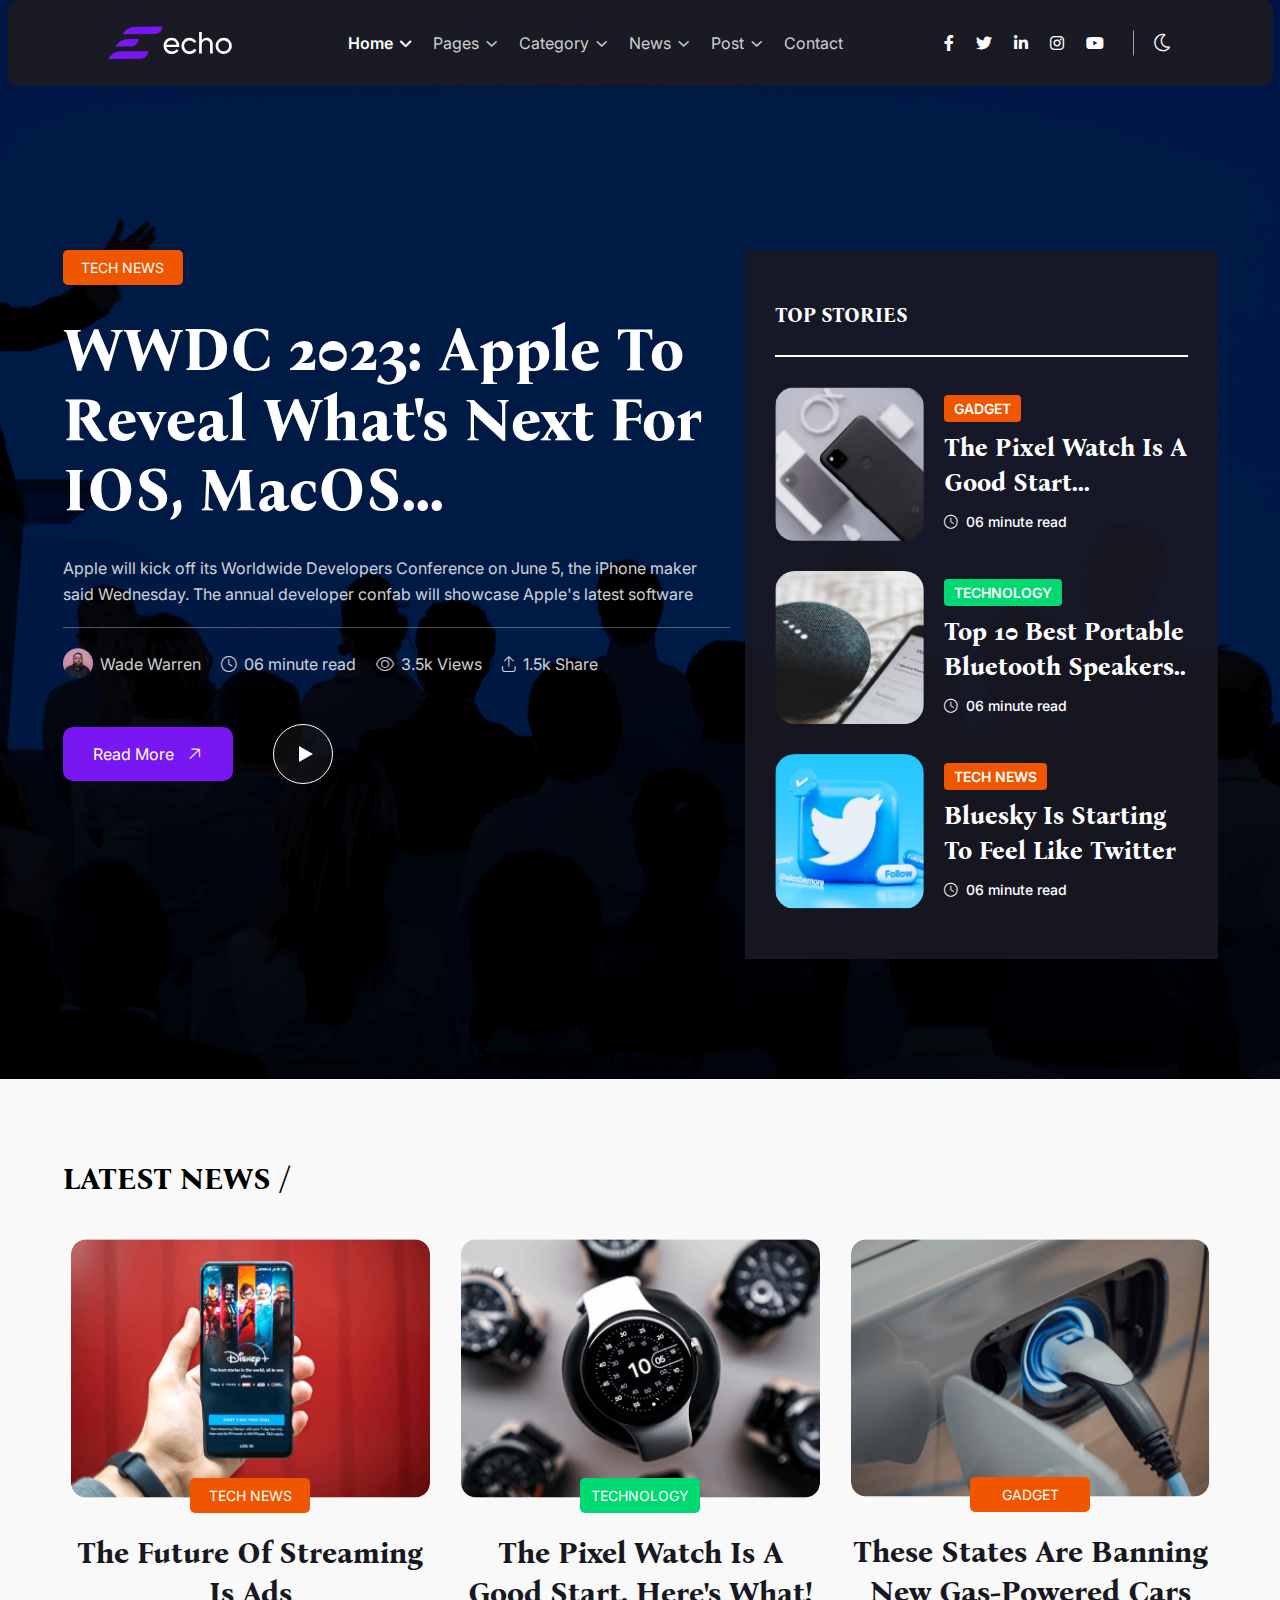
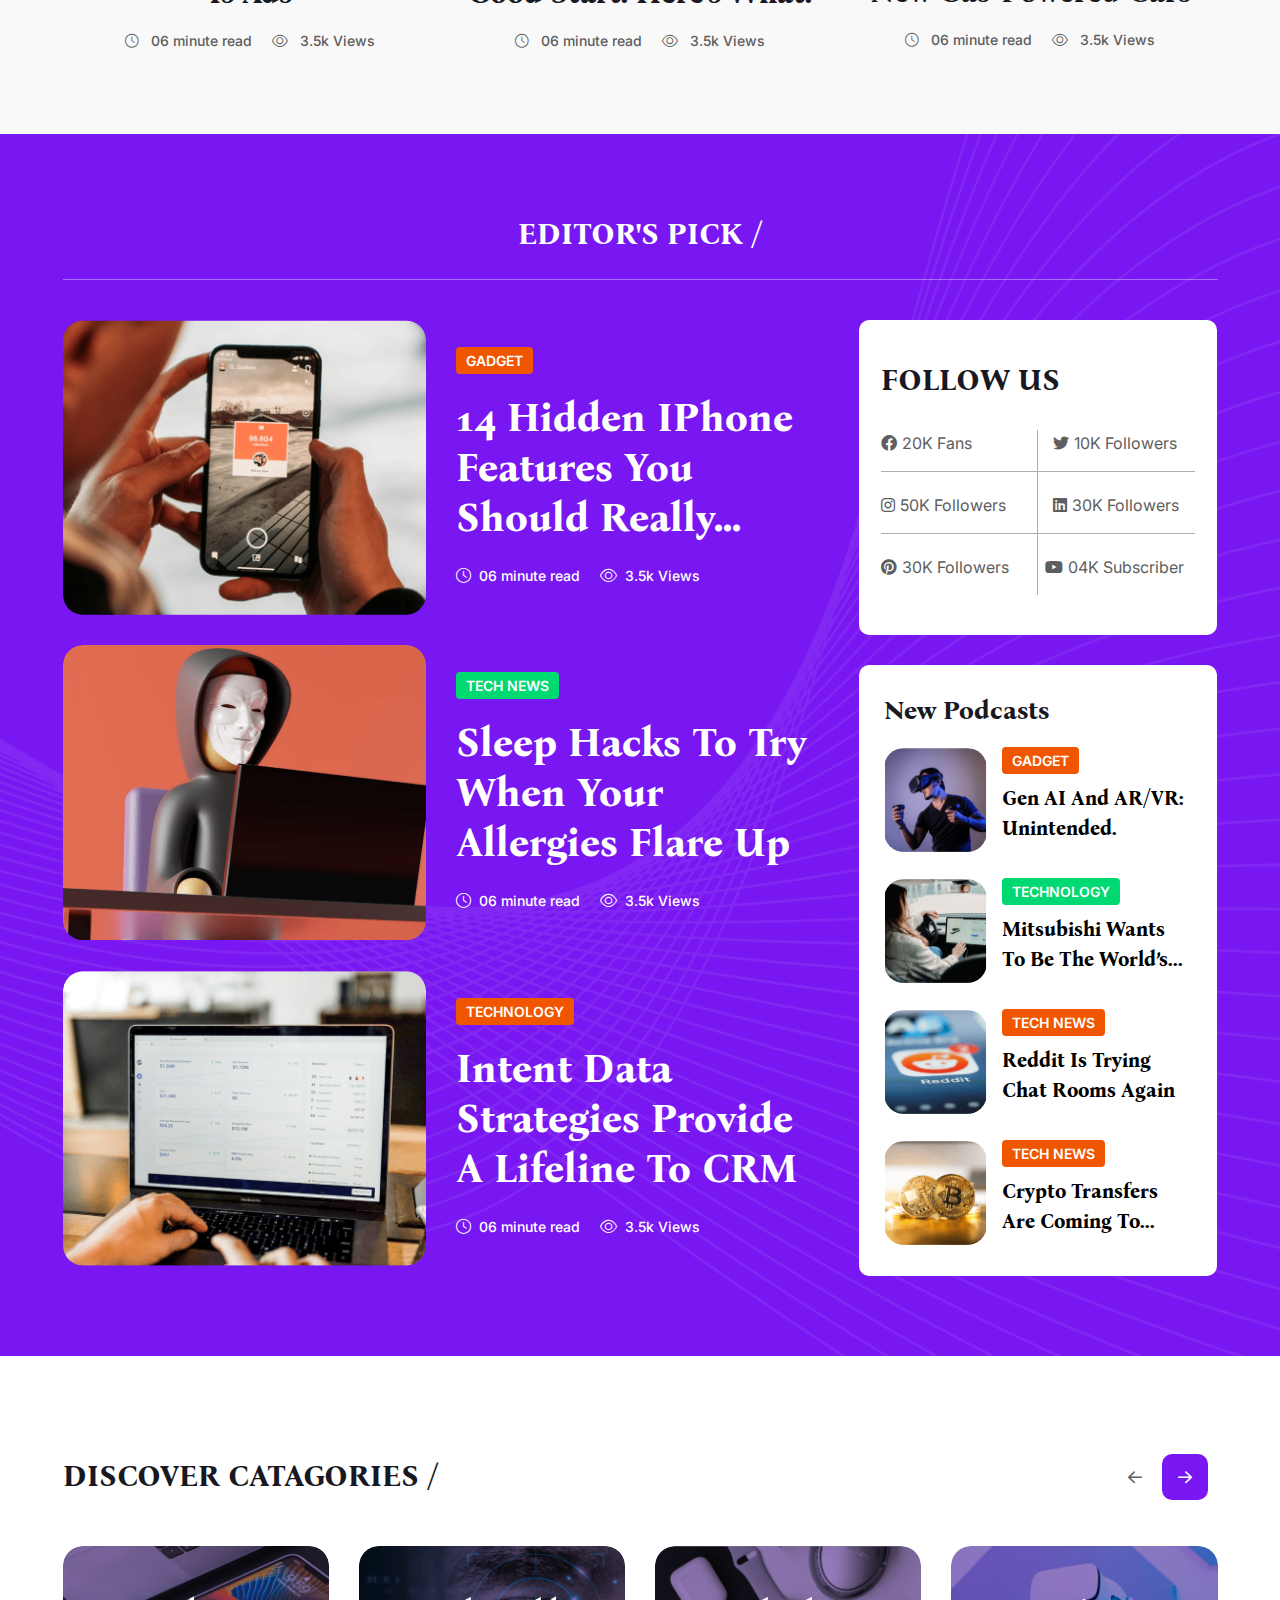
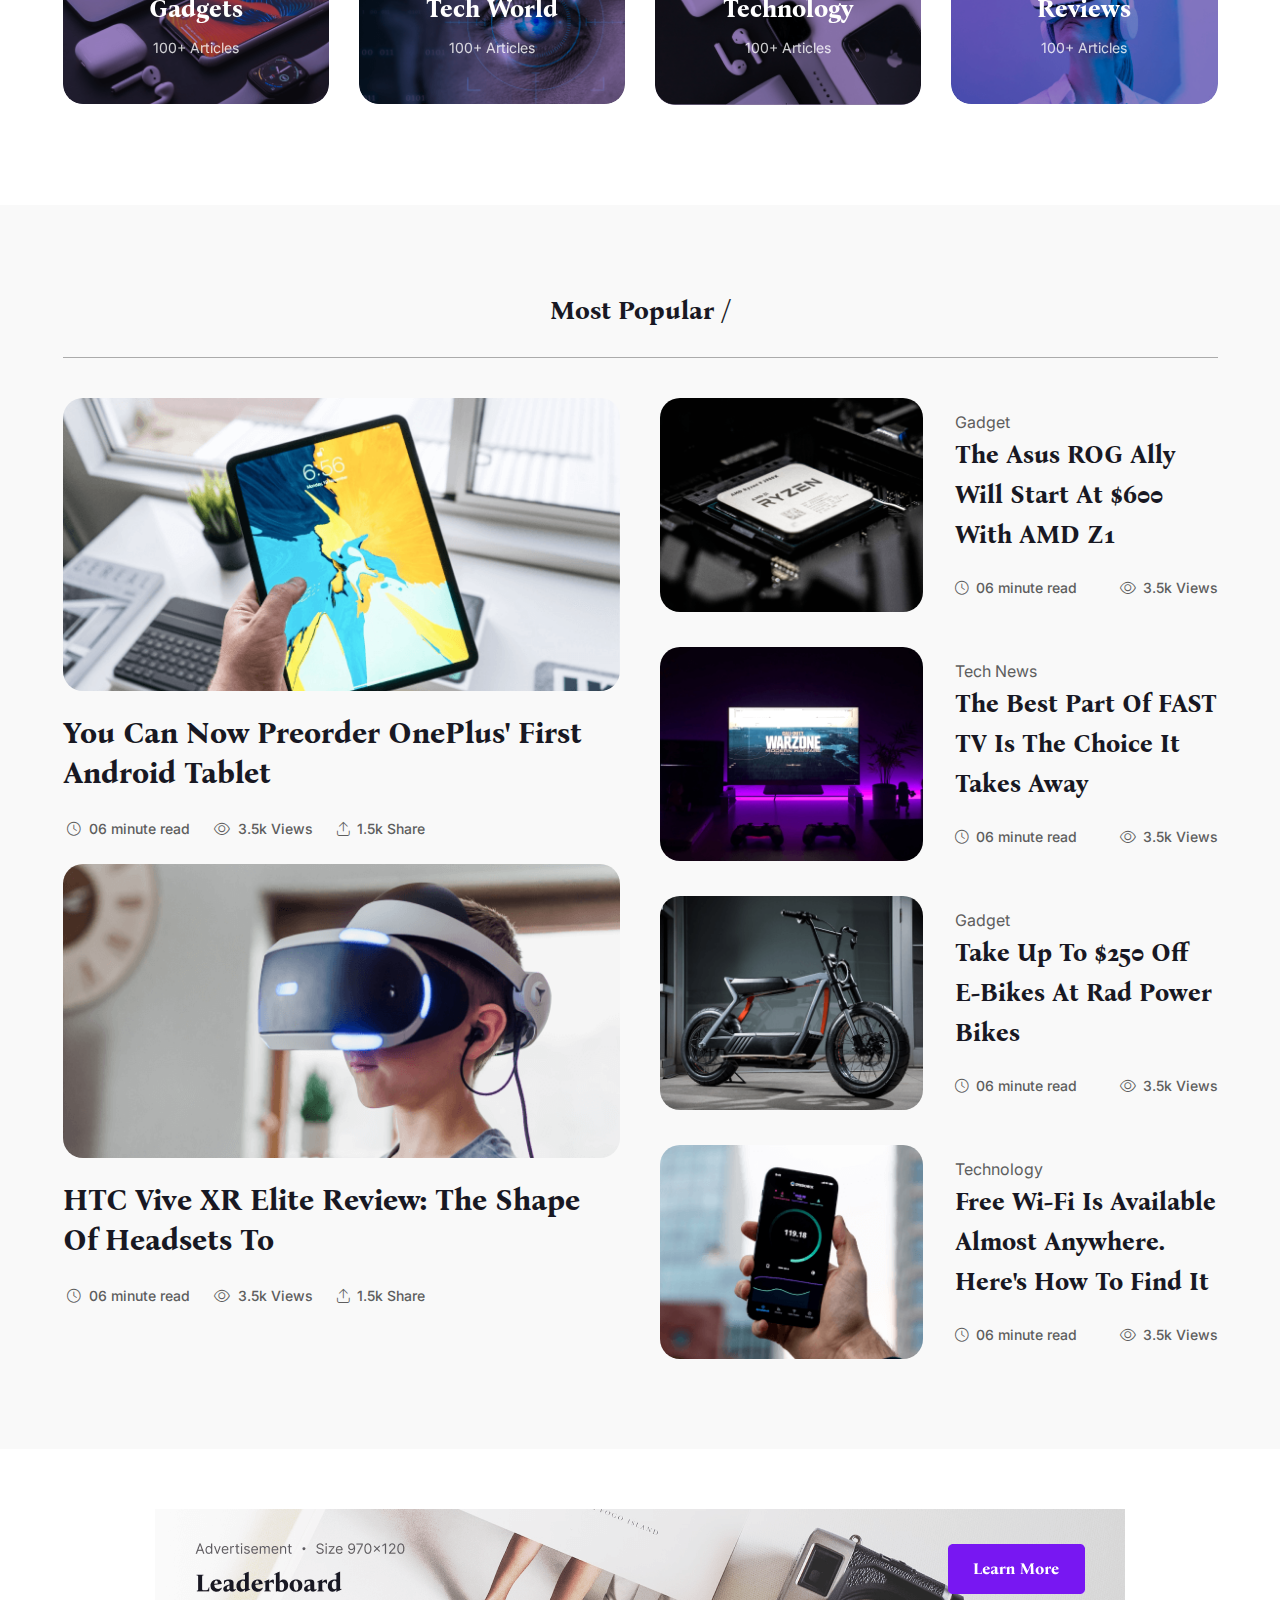
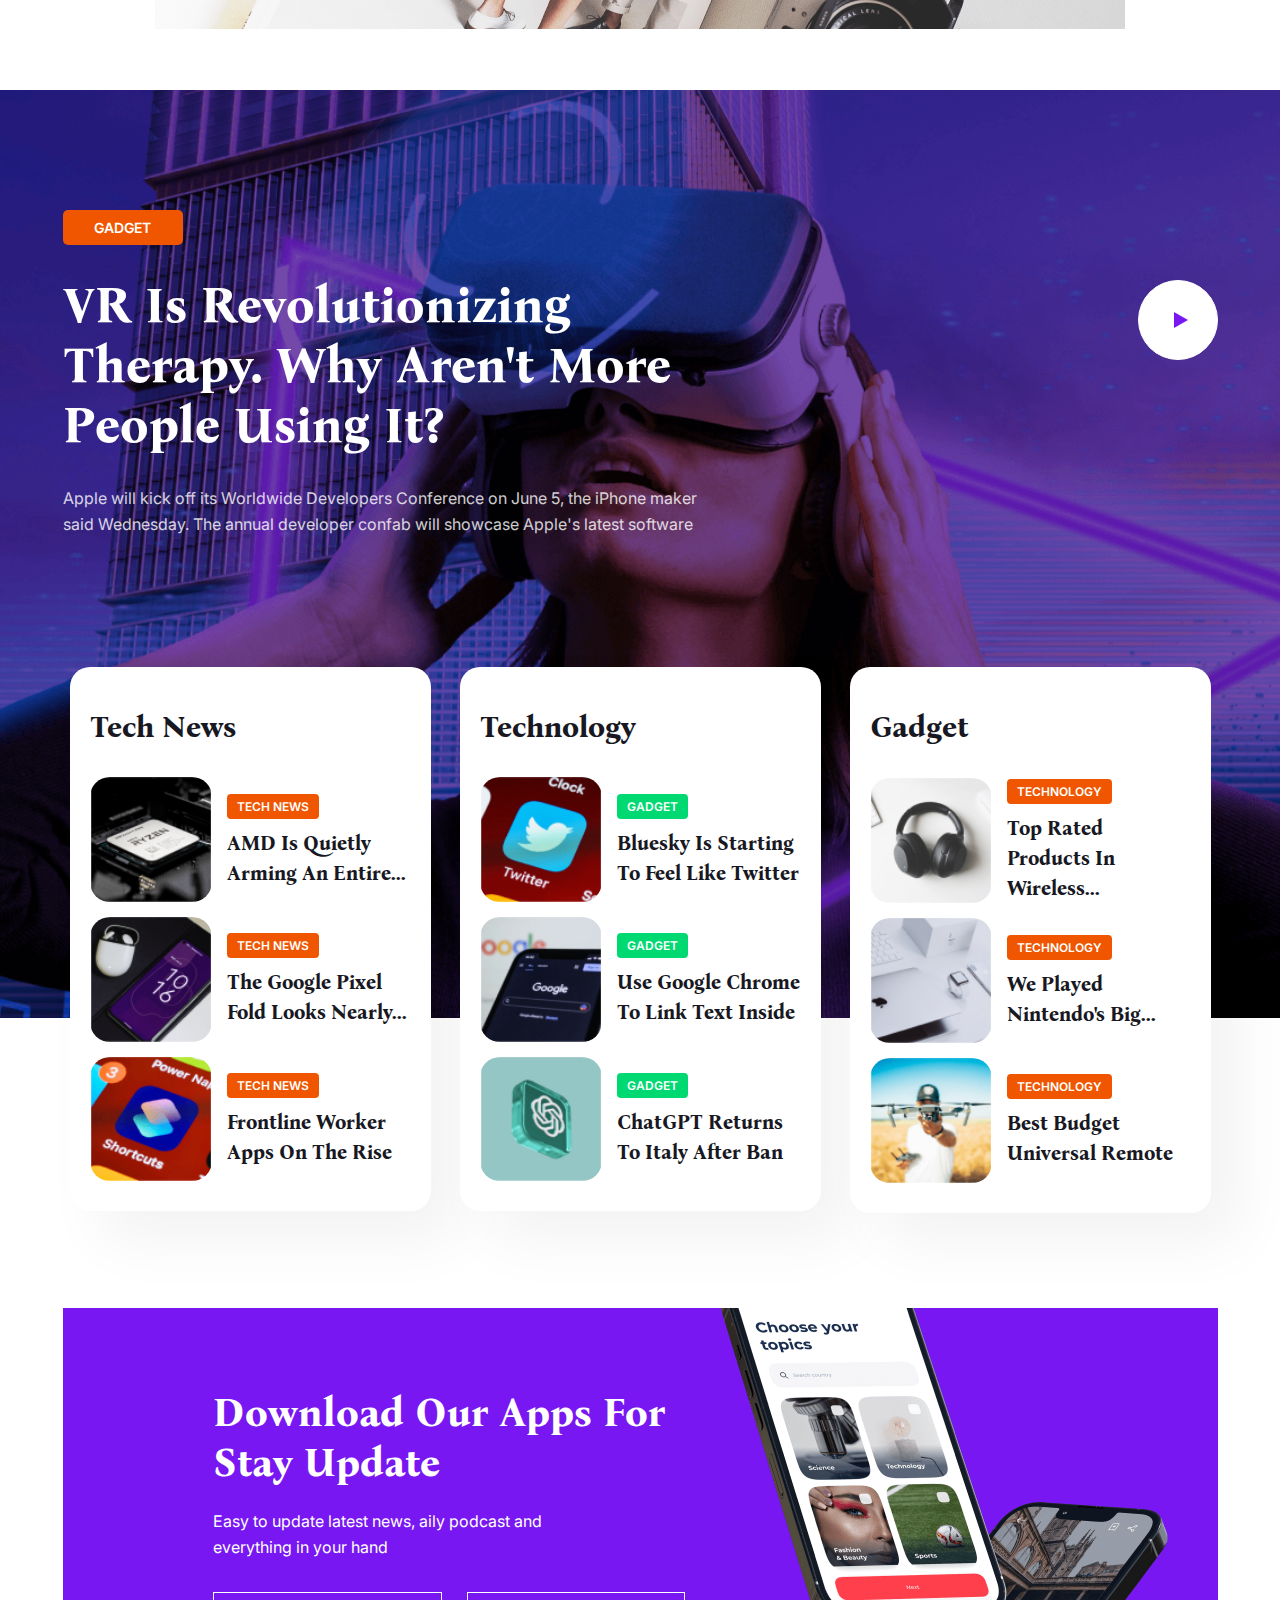
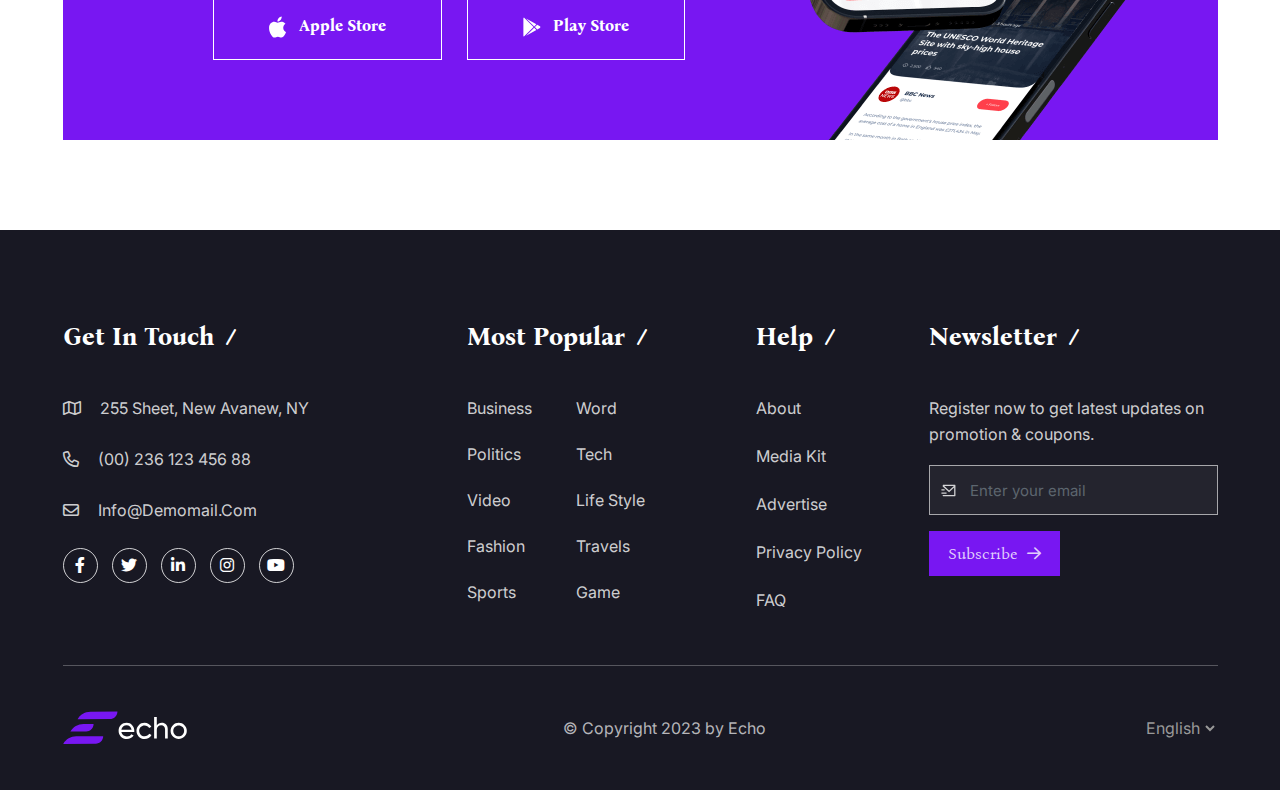
<file: index-three.html>
<!DOCTYPE html>
<html lang="en" data-theme="light">

<head>
    <meta charset="UTF-8">
    <meta http-equiv="X-UA-Compatible" content="IE=edge">
    <meta name="viewport" content="width=device-width, initial-scale=1.0">
    <title>Echo News</title>
    <link rel="shortcut icon" href="assets/images/fav.png" type="image/x-icon">

    <link rel="stylesheet preload" href="assets/css/plugins/fontawesome-5.css" as="style">
    <link rel="stylesheet preload" href="assets/css/vendor/bootstrap.min.css" as="style">
    <link rel="stylesheet preload" href="assets/css/vendor/swiper.css" as="style">
    <link rel="stylesheet preload" href="assets/css/vendor/metismenu.css" as="style">
    <link rel="stylesheet preload" href="assets/css/vendor/magnific-popup.css" as="style">
    <link rel="stylesheet preload" href="assets/css/style.css" as="style">
</head>

<body class="home-one home-three">
    <!-- Start Top Header Area -->
    <!-- Start Top Header Area -->
    <header class="echo-header-area header-three">
        <!-- Start Home-1 Menu & Site Logo & Social Media -->
        <div class="echo-home-1-menu header-three">
            <div class="echo-site-main-logo-menu-social">
                <div class="container header-container">
                    <div class="echo-site-main">
                        <div class="row align-items-center">
                            <div class="col-xl-2 col-lg-2 col-md-8 col-sm-8 col-6">
                                <div class="echo-site-logo">
                                    <a href="index.html"><img src="assets/images/home-1/site-logo/site-logo-w.svg" alt="Echo"></a>
                                </div>
                            </div>
                            <div class="col-xl-7 col-lg-7 d-none d-lg-block">
                                <nav>
                                    <div class="echo-home-1-menu">
                                        <ul class="list-unstyled echo-desktop-menu">
                                            <li class="menu-item echo-has-dropdown">
                                                <a href="#" class="echo-dropdown-main-element active">Home</a>
                                                <!-- Start Dropdown Menu -->
                                                <ul class="echo-submenu list-unstyled menu-home">
                                                    <li class="nav-item"><a href="index.html">Home 01 - Main</a></li>
                                                    <li class="nav-item"><a href="index-two.html">Home 02 - Fashion</a></li>
                                                    <li class="nav-item"><a href="index-three.html">Home 03 - Technology</a></li>
                                                    <li class="nav-item"><a class="mobile-menu-link" href="index-four.html">Home 04 - Gamming</a></li>
                                                </ul>
                                                <!-- End Dropdown Menu -->
                                            </li>
                                            <li class="menu-item echo-has-dropdown">
                                                <a href="#" class="echo-dropdown-main-element">Pages</a>
                                                <ul class="echo-submenu list-unstyled menu-pages">
                                                    <li class="nav-item"><a href="about.html">About</a></li>
                                                    <li class="nav-item"><a href="author.html">Author</a></li>
                                                    <li class="nav-item"><a href="team.html">Team</a></li>
                                                    <li class="nav-item"><a href="404.html">Error Page</a></li>
                                                </ul>
                                            </li>
                                            <li class="menu-item echo-has-dropdown">
                                                <a href="#" class="echo-dropdown-main-element">Category</a>
                                                <ul class="echo-submenu list-unstyled menu-pages">
                                                    <li class="nav-item"><a href="category-style-1.html">Category Style 1</a></li>
                                                    <li class="nav-item"><a href="category-style-2.html">Category Style 2</a></li>
                                                    <li class="nav-item"><a href="category-style-3.html">Category Style 3</a></li>
                                                </ul>
                                            </li>
                                            <li class="menu-item echo-has-dropdown">
                                                <a href="#" class="echo-dropdown-main-element">News</a>
                                                <ul class="mega-menu list-unstyled menu-pages">
                                                    <li class="nav-item"><a href="post-style-1.html">
                                                            <div class="mega-menu-item">
                                                                <div class="mega-menu-img img-transition-scales">
                                                                    <img src="assets/images/home-1/latest-news/item-1.png" alt="Echo" class="img-hovers">
                                                                </div>
                                                                <div class="mega-menu-title">
                                                                    <h5>Xi, Putin hail 'new era'....</h5>
                                                                </div>
                                                            </div>
                                                        </a></li>
                                                    <li class="nav-item"><a href="post-style-2.html">
                                                            <div class="mega-menu-item">
                                                                <div class="mega-menu-img img-transition-scales">
                                                                    <img src="assets/images/home-1/latest-news/item-2.png" alt="Echo" class="img-hovers">
                                                                </div>
                                                                <div class="mega-menu-title">
                                                                    <h5>Elon Musk's global empire....</h5>
                                                                </div>
                                                            </div>
                                                        </a></li>
                                                    <li class="nav-item"><a href="post-style-3.html">
                                                            <div class="mega-menu item">
                                                                <div class="mega-menu-img img-transition-scales">
                                                                    <img src="assets/images/home-1/latest-news/item-3.png" alt="Echo" class="img-hovers">
                                                                </div>
                                                                <div class="mega-menu-title">
                                                                    <h5>Sri Lanka to receive first ....</h5>
                                                                </div>
                                                            </div>
                                                        </a></li>
                                                    <li class="nav-item"><a href="post-details.html">
                                                            <div class="mega-menu item">
                                                                <div class="mega-menu-img img-transition-scales">
                                                                    <img src="assets/images/home-1/latest-news/item-4.png" alt="Echo" class="img-hovers">
                                                                </div>
                                                                <div class="mega-menu-title">
                                                                    <h5>Turkey earthquake prepare....</h5>
                                                                </div>
                                                            </div>
                                                        </a></li>
                                                </ul>
                                            </li>
                                            <li class="menu-item echo-has-dropdown">
                                                <a href="#" class="echo-dropdown-main-element">Post</a>
                                                <ul class="echo-submenu list-unstyled menu-pages">
                                                    <li class="nav-item"><a href="post-style-1.html">Post Style 1</a></li>
                                                    <li class="nav-item"><a href="post-style-2.html">Post Style 2</a></li>
                                                    <li class="nav-item"><a href="post-style-3.html">Post Style 3</a></li>
                                                    <li class="nav-item"><a href="post-details.html">Post Details</a></li>
                                                </ul>
                                            </li>
                                            <li class="menu-item"><a href="contact.html" class="echo-dropdown-main-element">Contact</a></li>
                                        </ul>
                                    </div>
                                </nav>
                            </div>
                            <div class="col-xl-3 col-lg-3 col-md-4 col-sm-4 col-6">
                                <div class="echo-home-1-social-media-icons">
                                    <ul class="list-unstyled">
                                        <li><a href="#"><i class="fa-brands fa-facebook-f"></i></a></li>
                                        <li><a href="#"><i class="fa-brands fa-twitter"></i></a></li>
                                        <li><a href="#"><i class="fa-brands fa-linkedin-in"></i></a></li>
                                        <li><a href="#"><i class="fa-brands fa-instagram"></i></a></li>
                                        <li><a href="#"><i class="fa-brands fa-youtube"></i></a></li>
                                    </ul>
                                    <div class="rts-darkmode">
                                        <a id="rts-data-toggle" class="rts-dark-light">
                                            <i class="rts-go-dark fal fa-moon"></i>
                                            <i class="rts-go-light far fa-sun"></i>
                                        </a>
                                    </div>
                                    <div class="echo-header-top-menu-bar echo-off-canvas menu-btn">
                                        <a href="javascript:void(0)">
                                            <svg width="20" height="19" viewBox="0 0 20 19" fill="none" xmlns="http://www.w3.org/2000/svg">
                                                <path d="M0.526001 0.953461H20V3.11724H0.526001V0.953461ZM7.01733 8.52668H20V10.6905H7.01733V8.52668ZM0.526001 16.0999H20V18.2637H0.526001V16.0999Z" fill="#5E5E5E" />
                                            </svg>
                                        </a>
                                    </div>
                                </div>
                            </div>
                        </div>
                    </div>
                </div>
            </div>
        </div>
        <!-- End Home-1 Menu & Site Logo & Social Media -->
    </header>

    <!-- End Top Header Area -->

    <!-- side bar for desktop -->
    <div id="side-bar" class="side-bar header-one">
        <div class="inner">
            <button class="close-icon-menu"><i class="far fa-times"></i></button>
            <!-- inner menu area desktop start -->
            <div class="inner-main-wrapper-desk d-none d-lg-block">
                <div class="thumbnail">
                    <img src="assets/images/sidemenu-logo.svg" alt="echo">
                </div>
                <div class="inner-content">
                    <div class="category-menu-area">
                        <ul class="category-area">
                            <li class="item">
                                <div class="image-area">
                                    <a href="#">
                                        <img src="assets/images/category-style-1/1.png" alt="">
                                    </a>
                                </div>
                                <div class="content">
                                    <div class="recent-post-title">
                                        <a href="#">The incident began as an argument among.</a>
                                    </div>
                                    <p class="desc"><a href="#"><i class="fa-light fa-user"></i>Asley Graham</a></p>
                                </div>
                            </li>
                            <li class="item">
                                <div class="image-area"><a href="#"><img src="assets/images/category-style-1/2.png" alt=""></a></div>
                                <div class="content">
                                    <div class="recent-post-title">
                                        <a href="#">The incident began as an argument among.</a>
                                    </div>
                                    <p class="desc"><a href="#"><i class="fa-light fa-user"></i>Emily Dicingson</a></p>
                                </div>
                            </li>
                        </ul>
                    </div>
                    <div class="newsletter-form">
                        <div class="form-inner">
                            <div class="content">
                                <div class="newsletter-image">
                                    <img src="assets/images/home-1/feature-right/news-item-1.png" alt="">
                                </div>
                                <h3 class="title">Get Newsletter</h3>
                                <p class="desc">Notification products, updates</p>
                            </div>
                            <form action="#">
                                <div class="input-div">
                                    <input type="email" placeholder="Your email..." required>
                                </div>
                                <button type="submit" class="subscribe-btn">Subscribe Now</button>
                            </form>
                        </div>
                    </div>
                </div>
            </div>
        </div>
        <!-- mobile menu area start -->
        <div class="mobile-menu d-block d-lg-none">
            <nav class="nav-main mainmenu-nav mt--30">
                <ul class="mainmenu" id="mobile-menu-active">
                    <li class="has-droupdown">
                        <a href="#" class="main">Home</a>
                        <ul class="submenu">
                            <li><a class="mobile-menu-link" href="index.html">Home 01 - Main</a></li>
                            <li><a class="mobile-menu-link" href="index-two.html">Home 02 - Fashion</a></li>
                            <li><a class="mobile-menu-link" href="index-three.html">Home 03 - Technology</a></li>
                            <li><a class="mobile-menu-link" href="index-four.html">Home 04 - Gamming</a></li>
                        </ul>
                    </li>
                    <li class="menu-item"><a class="main mobile-menu-link" href="about.html">About</a></li>
                    <li class="has-droupdown">
                        <a href="#" class="main">Category</a>
                        <ul class="submenu">
                            <li><a class="mobile-menu-link" href="category-style-1.html">Category Style 1</a></li>
                            <li><a class="mobile-menu-link" href="category-style-2.html">Category Style 2</a></li>
                            <li><a class="mobile-menu-link" href="category-style-3.html">Category Style 3</a></li>
                        </ul>
                    </li>
                    <li class="has-droupdown">
                        <a href="#" class="main">Features</a>
                        <ul class="submenu">
                            <li><a class="mobile-menu-link" href="author.html">Author</a></li>
                            <li><a class="mobile-menu-link" href="team.html">Team</a></li>
                            <li><a class="mobile-menu-link" href="404.html">Error Page</a></li>
                        </ul>
                    </li>
                    <li class="has-droupdown">
                        <a href="#" class="main">Post</a>
                        <ul class="submenu">
                            <li><a class="mobile-menu-link" href="post-style-1.html">Post Style 1</a></li>
                            <li><a class="mobile-menu-link" href="post-style-2.html">Post Style 2</a></li>
                            <li><a class="mobile-menu-link" href="post-style-3.html">Post Style 3</a></li>
                            <li><a class="mobile-menu-link" href="post-details.html">Post Details</a></li>
                        </ul>
                    </li>
                    <li class="menu-item"><a class="main mobile-menu-link" href="contact.html">Contact</a></li>
                </ul>
            </nav>

            <div class="social-wrapper-one">
                <ul>
                    <li>
                        <a href="#">
                            <i class="fa-brands fa-facebook-f"></i>
                        </a>
                    </li>
                    <li>
                        <a href="#">
                            <i class="fa-brands fa-twitter"></i>
                        </a>
                    </li>
                    <li>
                        <a href="#">
                            <i class="fa-brands fa-youtube"></i>
                        </a>
                    </li>
                    <li>
                        <a href="#">
                            <i class="fa-brands fa-instagram"></i>
                        </a>
                    </li>
                    <li>
                        <a href="#">
                            <i class="fa-brands fa-linkedin-in"></i>
                        </a>
                    </li>
                </ul>
            </div>
        </div>
        <!-- mobile menu area end -->
    </div>
    <!-- header style two End -->
    <!-- End Top Header Area -->

    <!-- Start Hero Area -->
    <section class="echo-hero-section home-three">
        <div class="echo-hero">
            <div class="container">
                <div class="echo-hero-inner">
                    <div class="row">
                        <div class="col-lg-7">
                            <div class="banner-content">
                                <a href="catagory-details2.html" class="content-catagory-tag">Tech News</a>
                                <div class="contents">
                                    <h2 class="content-title1"><a href="news-details.html">WWDC 2023: Apple to Reveal What's Next for iOS, MacOS...</a></h2>
                                    <p class="desc">Apple will kick off its Worldwide Developers Conference on June 5, the iPhone maker said Wednesday. The annual developer confab will showcase Apple's latest software</p>
                                    <div class="content-bottom-info mb--25">
                                        <ul>
                                            <li class="author">
                                                <img src="assets/images/author.png" alt="author">
                                                <span>Wade Warren</span>
                                            </li>
                                            <li><i class="fa-light fa-clock"></i>06 minute read</li>
                                            <li><i class="fa-light fa-eye"></i>3.5k Views</li>
                                            <li><i class="fa-light fa-arrow-up-from-bracket"></i>1.5k Share</li>
                                        </ul>
                                    </div>
                                    <div class="echo-button-wrapper">
                                        <a href="contactus.html" class="rts-btn btn-secondary">Read More <i class="fa-light fa-arrow-right"></i></a>
                                        <div class="vedio-icone">
                                            <a class="play-video popup-youtube video-play-button" href="https://www.youtube.com/watch?v=MnrJzXM7a6o">
                                                <span></span>
                                            </a>
                                            <div class="video-overlay">
                                                <a class="video-overlay-close">×</a>
                                            </div>
                                        </div>
                                    </div>
                                </div>
                            </div>
                        </div>
                        <div class="col-lg-5">
                            <div class="echo-hero-right-side">
                                <div class="right-side-inner">
                                    <h3 class="sub-title">Top Stories</h3>
                                    <div class="content-box">
                                        <ul>
                                            <li class="wrapper">
                                                <div class="image-area img-transition-scale">
                                                    <a href="post-details.html">
                                                        <img src="assets/images/home-1/hero/top-story4.png" alt="hero">
                                                    </a>
                                                </div>
                                                <div class="content">
                                                    <a href="catagory-details2.html" class="content-catagory-tag">Gadget</a>
                                                    <h4 class="content-title1"><a href="news-details.html">The Pixel Watch Is a Good Start...</a></h4>
                                                    <div class="content-bottom-info">
                                                        <ul>
                                                            <li><i class="fa-light fa-clock"></i>06 minute read</li>
                                                        </ul>
                                                    </div>
                                                </div>
                                            </li>
                                            <li class="wrapper">
                                                <div class="image-area img-transition-scale">
                                                    <a href="post-details.html">
                                                        <img src="assets/images/home-1/hero/top-story5.png" alt="hero">
                                                    </a>
                                                </div>
                                                <div class="content">
                                                    <a href="catagory-details2.html" class="content-catagory-tag tech">Technology</a>
                                                    <h4 class="content-title1"><a href="news-details.html">Top 10 Best Portable Bluetooth Speakers..</a></h4>
                                                    <div class="content-bottom-info">
                                                        <ul>
                                                            <li><i class="fa-light fa-clock"></i>06 minute read</li>
                                                        </ul>
                                                    </div>
                                                </div>
                                            </li>
                                            <li class="wrapper">
                                                <div class="image-area img-transition-scale">
                                                    <a href="post-details.html">
                                                        <img src="assets/images/home-1/hero/top-story6.png" alt="hero">
                                                    </a>
                                                </div>
                                                <div class="content">
                                                    <a href="catagory-details2.html" class="content-catagory-tag">Tech News</a>
                                                    <h4 class="content-title1"><a href="news-details.html">Bluesky is starting to feel like Twitter</a></h4>
                                                    <div class="content-bottom-info">
                                                        <ul>
                                                            <li><i class="fa-light fa-clock"></i>06 minute read</li>
                                                        </ul>
                                                    </div>
                                                </div>
                                            </li>
                                        </ul>
                                    </div>
                                </div>
                            </div>
                        </div>
                    </div>
                </div>
            </div>
        </div>
    </section>
    <!-- End Hero Area -->

    <!-- Start Latest News Slider -->
    <section class="echo-latest-news-area home-three">
        <div class="echo-latest-news-content">
            <div class="container">
                <h6 class="sub-title">Latest News <span>/</span></h6>
                <div class="echo-latest-news-full-content">
                    <div class="row">
                        <div class="col-lg-4 col-md-6">
                            <div class="echo-latest-news-main-content">
                                <div class="echo-latest-news-img img-transition-scale">
                                    <a href="post-details.html">
                                        <img src="assets/images/home-1/latest-news/item-5.png" alt="Echo" class="img-hover">
                                    </a>
                                    <span class="content-catagory-tag">Tech News</span>
                                </div>
                                <div class="echo-latest-news-single-title">
                                    <h5><a href="post-details.html" class="text-capitalize title-hover">The future of streaming is ads</a></h5>
                                </div>
                                <div class="echo-latest-news-time-views">
                                    <a href="#" class="pe-none"><i class="fa-light fa-clock"></i> 06 minute read</a>
                                    <a href="#" class="pe-none"><i class="fa-light fa-eye"></i> 3.5k Views</a>
                                </div>
                            </div>
                        </div>
                        <div class="col-lg-4 col-md-6">
                            <div class="echo-latest-news-main-content mid">
                                <div class="echo-latest-news-img img-transition-scale">
                                    <a href="post-details.html">
                                        <img src="assets/images/home-1/latest-news/item-6.png" alt="Echo" class="img-hover">
                                    </a>
                                    <span class="content-catagory-tag tech">Technology</span>
                                </div>
                                <div class="echo-latest-news-single-title">
                                    <h5><a href="post-details.html" class="text-capitalize title-hover">The Pixel Watch Is a Good Start. Here's What!</a></h5>
                                </div>
                                <div class="echo-latest-news-time-views">
                                    <a href="#" class="pe-none"><i class="fa-light fa-clock"></i> 06 minute read</a>
                                    <a href="#" class="pe-none"><i class="fa-light fa-eye"></i> 3.5k Views</a>
                                </div>
                            </div>
                        </div>
                        <div class="col-lg-4 col-md-6">
                            <div class="echo-latest-news-main-content">
                                <div class="echo-latest-news-img img-transition-scale">
                                    <a href="post-details.html">
                                        <img src="assets/images/home-1/latest-news/item-7.png" alt="Echo" class="img-hover">
                                    </a>
                                    <span class="content-catagory-tag">Gadget</span>
                                </div>
                                <div class="echo-latest-news-single-title">
                                    <h5><a href="post-details.html" class="text-capitalize title-hover">These States Are Banning New Gas-Powered Cars</a></h5>
                                </div>
                                <div class="echo-latest-news-time-views">
                                    <a href="#" class="pe-none"><i class="fa-light fa-clock"></i> 06 minute read</a>
                                    <a href="#" class="pe-none"><i class="fa-light fa-eye"></i> 3.5k Views</a>
                                </div>
                            </div>
                        </div>
                    </div>

                </div>
            </div>
        </div>
    </section>
    <!-- End Latest News Slider -->

    <!-- Start Feature Area -->
    <section class="echo-feature-area home-three">
        <div class="echo-feature-area-content">
            <div class="container">
                <h2 class="section-title">Editor's Pick /</h2>
                <div class="echo-feature-full-content">
                    <div class="row gx-6">
                        <div class="col-xl-8 col-lg-8">
                            <div class="echo-feature-area-site-title">
                                <div class="echo-feature-area-last-news">
                                    <div class="row gy-5">
                                        <div class="col-lg-12">
                                            <div class="echo-feature-area-last-content">
                                                <div class="echo-feature-area-last-content-img img-transition-scale">
                                                    <a href="post-details.html"> <img src="assets/images/home-1/feature-left/item-5.png" alt="Echo" class="img-hover"></a>
                                                </div>
                                                <div class="echo-feature-area-last-content-text">
                                                    <a href="catagory-details2.html" class="content-catagory-tag">Gadget</a>
                                                    <h3 class="text-capitalize"><a href="post-details.html" class="title-hover">14 Hidden iPhone Features You Should Really...</a></h3>
                                                    <div class="echo-feature-area-last-content-read-view">
                                                        <a href="#" class="pe-none"><i class="fa-light fa-clock"></i> 06
                                                            minute read</a>
                                                        <a href="#" class="pe-none"><i class="fa-light fa-eye"></i> 3.5k
                                                            Views</a>
                                                    </div>
                                                </div>
                                            </div>
                                        </div>
                                        <div class="col-lg-12">
                                            <div class="echo-feature-area-last-content">
                                                <div class="echo-feature-area-last-content-img img-transition-scale">
                                                    <a href="post-details.html"> <img src="assets/images/home-1/feature-left/item-6.png" alt="Echo" class="img-hover"></a>
                                                </div>
                                                <div class="echo-feature-area-last-content-text">
                                                    <a href="catagory-details2.html" class="content-catagory-tag tech">Tech News</a>
                                                    <h3 class="text-capitalize"><a href="post-details.html" class="title-hover">Sleep Hacks to Try When Your Allergies Flare Up</a></h3>
                                                    <div class="echo-feature-area-last-content-read-view">
                                                        <a href="#" class="pe-none"><i class="fa-light fa-clock"></i> 06
                                                            minute read</a>
                                                        <a href="#" class="pe-none"><i class="fa-light fa-eye"></i> 3.5k
                                                            Views</a>
                                                    </div>
                                                </div>
                                            </div>
                                        </div>
                                        <div class="col-lg-12">
                                            <div class="echo-feature-area-last-content">
                                                <div class="echo-feature-area-last-content-img img-transition-scale">
                                                    <a href="post-details.html"> <img src="assets/images/home-1/feature-left/item-7.png" alt="Echo" class="img-hover"></a>
                                                </div>
                                                <div class="echo-feature-area-last-content-text">
                                                    <a href="catagory-details2.html" class="content-catagory-tag">Technology</a>
                                                    <h3 class="text-capitalize"><a href="post-details.html" class="title-hover">Intent Data Strategies Provide a Lifeline to CRM</a></h3>
                                                    <div class="echo-feature-area-last-content-read-view">
                                                        <a href="#" class="pe-none"><i class="fa-light fa-clock"></i> 06
                                                            minute read</a>
                                                        <a href="#" class="pe-none"><i class="fa-light fa-eye"></i> 3.5k
                                                            Views</a>
                                                    </div>
                                                </div>
                                            </div>
                                        </div>
                                    </div>
                                </div>
                            </div>
                        </div>
                        <div class="col-xl-4 col-lg-4">
                            <div class="right-side-content">
                                <div class="echo-feature-area-right-site-follower">
                                    <h5>Follow Us</h5>
                                    <ul class="list-unstyled">
                                        <li><a href="#"><i class="fa-brands fa-facebook"></i>20K Fans</a></li>
                                        <li><a href="#"><i class="fa-brands fa-twitter"></i>10K Followers</a></li>
                                        <li><a href="#"><i class="fa-brands fa-instagram"></i>50K Followers</a></li>
                                        <li><a href="#"><i class="fa-brands fa-linkedin"></i>30K Followers</a></li>
                                        <li><a href="#"><i class="fa-brands fa-pinterest"></i>30K Followers</a></li>
                                        <li><a href="#"><i class="fa-brands fa-youtube"></i>04K Subscriber</a></li>
                                    </ul>
                                </div>
                                <div class="echo-feature-area-right-site-full-content">
                                    <div class="echo-feature-area-right-site-audio-title">
                                        <h5>New Podcasts</h5>
                                    </div>
                                    <div class="content-box">
                                        <ul>
                                            <li class="wrapper">
                                                <div class="image-area img-transition-scale">
                                                    <a href="post-details.html">
                                                        <img src="assets/images/home-1/hero/top-story7.png" alt="hero">
                                                    </a>
                                                </div>
                                                <div class="content">
                                                    <a href="catagory-details2.html" class="content-catagory-tag">Gadget</a>
                                                    <h4 class="content-title1"><a href="news-details.html">Gen AI and AR/VR: Unintended.</a></h4>

                                                </div>
                                            </li>
                                            <li class="wrapper">
                                                <div class="image-area img-transition-scale">
                                                    <a href="post-details.html">
                                                        <img src="assets/images/home-1/hero/top-story8.png" alt="hero">
                                                    </a>
                                                </div>
                                                <div class="content">
                                                    <a href="catagory-details2.html" class="content-catagory-tag tech">Technology</a>
                                                    <h4 class="content-title1"><a href="news-details.html">Mitsubishi wants to be the world’s...</a></h4>

                                                </div>
                                            </li>
                                            <li class="wrapper">
                                                <div class="image-area img-transition-scale">
                                                    <a href="post-details.html">
                                                        <img src="assets/images/home-1/hero/top-story9.png" alt="hero">
                                                    </a>
                                                </div>
                                                <div class="content">
                                                    <a href="catagory-details2.html" class="content-catagory-tag">Tech News</a>
                                                    <h4 class="content-title1"><a href="news-details.html">Reddit is trying chat rooms again</a></h4>

                                                </div>
                                            </li>
                                            <li class="wrapper">
                                                <div class="image-area img-transition-scale">
                                                    <a href="post-details.html">
                                                        <img src="assets/images/home-1/hero/top-story10.png" alt="hero">
                                                    </a>
                                                </div>
                                                <div class="content">
                                                    <a href="catagory-details2.html" class="content-catagory-tag">Tech News</a>
                                                    <h4 class="content-title1"><a href="news-details.html">Crypto transfers are coming to...</a></h4>

                                                </div>
                                            </li>
                                        </ul>
                                    </div>
                                </div>
                            </div>
                        </div>
                    </div>
                </div>
            </div>
        </div>
    </section>
    <!-- End Feature Area -->

    <!-- Start Catagories Area -->
    <section class="echo-catagories-area">
        <div class="echo-catagories-area-content">
            <div class="container">
                <div class="title-area">
                    <h2 class="section-title">Discover Catagories /</h2>
                    <div class="swiper-btn">
                        <div class="swiper-button-prev"><i class="fa-regular fa-arrow-left"></i></div>
                        <div class="swiper-button-next"><i class="fa-regular fa-arrow-right"></i></div>
                    </div>
                </div>
                <div class="echo-catagories-inner">
                    <div class="swiper mySwiper2">
                        <div class="swiper-wrapper">
                            <div class="swiper-slide">
                                <div class="echo-latest-news-main-content">
                                    <div class="echo-latest-news-img img-transition-scale">
                                        <a href="post-details.html">
                                            <img src="assets/images/home-1/de-category/item-10.png" alt="Echo">
                                        </a>
                                        <div class="image-content">
                                            <h5 class="title">Gadgets</h5>
                                            <p class="desc">100+ Articles</p>
                                        </div>
                                    </div>
                                </div>
                            </div>
                            <div class="swiper-slide">
                                <div class="echo-latest-news-main-content">
                                    <div class="echo-latest-news-img img-transition-scale">
                                        <a href="post-details.html">
                                            <img src="assets/images/home-1/de-category/item-11.png" alt="Echo">
                                        </a>
                                        <div class="image-content">
                                            <h5 class="title">Tech World</h5>
                                            <p class="desc">100+ Articles</p>
                                        </div>
                                    </div>
                                </div>
                            </div>
                            <div class="swiper-slide">
                                <div class="echo-latest-news-main-content">
                                    <div class="echo-latest-news-img img-transition-scale">
                                        <a href="post-details.html">
                                            <img src="assets/images/home-1/de-category/item-12.png" alt="Echo">
                                        </a>
                                        <div class="image-content">
                                            <h5 class="title">Technology</h5>
                                            <p class="desc">100+ Articles</p>
                                        </div>
                                    </div>
                                </div>
                            </div>
                            <div class="swiper-slide">
                                <div class="echo-latest-news-main-content">
                                    <div class="echo-latest-news-img img-transition-scale">
                                        <a href="post-details.html">
                                            <img src="assets/images/home-1/de-category/item-13.png" alt="Echo">
                                        </a>
                                        <div class="image-content">
                                            <h5 class="title">Reviews</h5>
                                            <p class="desc">100+ Articles</p>
                                        </div>
                                    </div>
                                </div>
                            </div>
                            <div class="swiper-slide">
                                <div class="echo-latest-news-main-content">
                                    <div class="echo-latest-news-img img-transition-scale">
                                        <a href="post-details.html">
                                            <img src="assets/images/home-1/de-category/item-10.png" alt="Echo">
                                        </a>
                                        <div class="image-content">
                                            <h5 class="title">Gadgets</h5>
                                            <p class="desc">100+ Articles</p>
                                        </div>
                                    </div>
                                </div>
                            </div>
                            <div class="swiper-slide">
                                <div class="echo-latest-news-main-content">
                                    <div class="echo-latest-news-img img-transition-scale">
                                        <a href="post-details.html">
                                            <img src="assets/images/home-1/de-category/item-11.png" alt="Echo">
                                        </a>
                                        <div class="image-content">
                                            <h5 class="title">Tech World</h5>
                                            <p class="desc">100+ Articles</p>
                                        </div>
                                    </div>
                                </div>
                            </div>
                            <div class="swiper-slide">
                                <div class="echo-latest-news-main-content">
                                    <div class="echo-latest-news-img img-transition-scale">
                                        <a href="post-details.html">
                                            <img src="assets/images/home-1/de-category/item-12.png" alt="Echo">
                                        </a>
                                        <div class="image-content">
                                            <h5 class="title">Technology</h5>
                                            <p class="desc">100+ Articles</p>
                                        </div>
                                    </div>
                                </div>
                            </div>
                            <div class="swiper-slide">
                                <div class="echo-latest-news-main-content">
                                    <div class="echo-latest-news-img img-transition-scale">
                                        <a href="post-details.html">
                                            <img src="assets/images/home-1/de-category/item-13.png" alt="Echo">
                                        </a>
                                        <div class="image-content">
                                            <h5 class="title">Reviews</h5>
                                            <p class="desc">100+ Articles</p>
                                        </div>
                                    </div>
                                </div>
                            </div>
                        </div>
                    </div>
                </div>
            </div>
        </div>
    </section>
    <!-- End Catagories Area -->

    <!-- Start Trending News Area -->
    <section class="echo-trending-area home-three">
        <div class="echo-trending-content">
            <div class="container">
                <h5 class="section-title">Most Popular /</h5>
                <div class="echo-trending-full-content">
                    <div class="row gx-6">
                        <div class="col-xl-6">
                            <div class="echo-trending-right-site-post">
                                <div class="echo-trending-right-site-post-img img-transition-scale">
                                    <a href="post-details.html">
                                        <img src="assets/images/home-1/trending-left/item-5.png" alt="Echo" class="img-hover">
                                    </a>
                                </div>
                                <div class="echo-trending-right-site-post-title">
                                    <h4 class="text-capitalize"><a href="post-details.html" class="title-hover">You Can Now Preorder OnePlus' First Android Tablet</a></h4>
                                </div>
                                <div class="echo-trending-right-site-like-comment-share-icons">
                                    <div class="echo-trending-right-like-comment-content">
                                        <a href="#" class="pe-none"><i class="fa-light fa-clock"></i> 06 minute read</a>
                                    </div>
                                    <div class="echo-trending-right-like-comment-content">
                                        <a href="#" class="pe-none"><i class="fa-light fa-eye"></i> 3.5k Views</a>
                                    </div>
                                    <div class="echo-trending-right-like-comment-content">
                                        <a href="#" class="pe-none"><i class="fa-light fa-arrow-up-from-bracket"></i>
                                            1.5k Share</a>
                                    </div>
                                </div>
                            </div>
                            <div class="echo-trending-right-site-post">
                                <div class="echo-trending-right-site-post-img img-transition-scale">
                                    <a href="post-details.html">
                                        <img src="assets/images/home-1/trending-left/item-6.png" alt="Echo" class="img-hover">
                                    </a>
                                </div>
                                <div class="echo-trending-right-site-post-title">
                                    <h4 class="text-capitalize"><a href="post-details.html" class="title-hover">HTC Vive XR Elite Review: The Shape of Headsets to </a></h4>
                                </div>
                                <div class="echo-trending-right-site-like-comment-share-icons">
                                    <div class="echo-trending-right-like-comment-content">
                                        <a href="#" class="pe-none"><i class="fa-light fa-clock"></i> 06 minute read</a>
                                    </div>
                                    <div class="echo-trending-right-like-comment-content">
                                        <a href="#" class="pe-none"><i class="fa-light fa-eye"></i> 3.5k Views</a>
                                    </div>
                                    <div class="echo-trending-right-like-comment-content">
                                        <a href="#" class="pe-none"><i class="fa-light fa-arrow-up-from-bracket"></i>
                                            1.5k Share</a>
                                    </div>
                                </div>
                            </div>
                        </div>
                        <div class="col-xl-6">
                            <div class="echo-trending-left-site-post">
                                <div class="echo-trending-left-site-post-img img-transition-scale">
                                    <a href="post-details.html">
                                        <img src="assets/images/home-1/trending-right/item-3.png" alt="Echo" class="img-hover">
                                    </a>
                                </div>
                                <div class="echo-trending-right-site-post-title">
                                    <a href="catagory-details2.html" class="content-catagory-tag">Gadget</a>
                                    <h5><a href="post-details.html" class="text-capitalize title-hover">The Asus ROG Ally will start at $600 with AMD Z1</a></h5>
                                    <div class="echo-trending-post-bottom-icons">
                                        <a href="#" class="pe-none"><i class="fa-light fa-clock"></i> 06 minute read</a>
                                        <a href="#" class="pe-none"><i class="fa-light fa-eye"></i> 3.5k Views</a>
                                    </div>
                                </div>
                            </div>
                            <div class="echo-trending-left-site-post">
                                <div class="echo-trending-left-site-post-img img-transition-scale">
                                    <a href="post-details.html">
                                        <img src="assets/images/home-1/trending-right/item-4.png" alt="Echo" class="img-hover">
                                    </a>
                                </div>
                                <div class="echo-trending-right-site-post-title">
                                    <a href="catagory-details2.html" class="content-catagory-tag tech">Tech News</a>
                                    <h5><a href="post-details.html" class="text-capitalize title-hover">The best part of FAST TV is the choice it takes away</a></h5>
                                    <div class="echo-trending-post-bottom-icons">
                                        <a href="#" class="pe-none"><i class="fa-light fa-clock"></i> 06 minute read</a>
                                        <a href="#" class="pe-none"><i class="fa-light fa-eye"></i> 3.5k Views</a>
                                    </div>
                                </div>
                            </div>
                            <div class="echo-trending-left-site-post">
                                <div class="echo-trending-left-site-post-img img-transition-scale">
                                    <a href="post-details.html">
                                        <img src="assets/images/home-1/trending-right/item-5.png" alt="Echo" class="img-hover">
                                    </a>
                                </div>
                                <div class="echo-trending-right-site-post-title">
                                    <a href="catagory-details2.html" class="content-catagory-tag">Gadget</a>
                                    <h5><a href="post-details.html" class="text-capitalize title-hover">Take Up to $250 off E-Bikes at Rad Power Bikes</a></h5>
                                    <div class="echo-trending-post-bottom-icons">
                                        <a href="#" class="pe-none"><i class="fa-light fa-clock"></i> 06 minute read</a>
                                        <a href="#" class="pe-none"><i class="fa-light fa-eye"></i> 3.5k Views</a>
                                    </div>
                                </div>
                            </div>
                            <div class="echo-trending-left-site-post">
                                <div class="echo-trending-left-site-post-img img-transition-scale">
                                    <a href="post-details.html">
                                        <img src="assets/images/home-1/trending-right/item-6.png" alt="Echo" class="img-hover">
                                    </a>
                                </div>
                                <div class="echo-trending-right-site-post-title">
                                    <a href="catagory-details2.html" class="content-catagory-tag tech">Technology</a>
                                    <h5><a href="post-details.html" class="text-capitalize title-hover">Free Wi-Fi Is Available Almost Anywhere. Here's How to Find It</a></h5>
                                    <div class="echo-trending-post-bottom-icons">
                                        <a href="#" class="pe-none"><i class="fa-light fa-clock"></i> 06 minute read</a>
                                        <a href="#" class="pe-none"><i class="fa-light fa-eye"></i> 3.5k Views</a>
                                    </div>
                                </div>
                            </div>
                        </div>
                    </div>
                </div>
            </div>
        </div>
    </section>
    <!-- End Trending News Area -->

    <section class="echo-cta-area">
        <div class="container">
            <div class="echo-cta-area-inner">
                <div class="image text-center"><img src="assets/images/home-1/cta/ad.png" alt=""></div>
            </div>
        </div>
    </section>

    <!-- Start Video Area-->
    <section class="echo-video-area home-three">
        <div class="container">
            <div class="echo-video-area-inner">
                <div class="row">
                    <div class="col-lg-7">
                        <div class="banner-content">
                            <a href="catagory-details2.html" class="content-catagory-tag">Gadget</a>
                            <div class="contents">
                                <h2 class="content-title1"><a href="news-details.html">VR Is Revolutionizing Therapy. Why Aren't More People Using It?</a></h2>
                                <p class="desc">Apple will kick off its Worldwide Developers Conference on June 5, the iPhone maker said Wednesday. The annual developer confab will showcase Apple's latest software</p>
                            </div>
                        </div>
                    </div>
                    <div class="col-lg-5">
                        <div class="echo-button-wrapper mt--70">
                            <div class="vedio-icone">
                                <a class="play-video popup-youtube video-play-button" href="https://www.youtube.com/watch?v=Jf1BB4EN36g">
                                    <span></span>
                                </a>
                                <div class="video-overlay">
                                    <a class="video-overlay-close">×</a>
                                </div>
                            </div>
                        </div>
                    </div>
                </div>
                <div class="echo-bottom-post-area">
                    <div class="row">
                        <div class="col-lg-4">
                            <div class="wrapper">
                                <h5 class="title">Tech News</h5>
                                <div class="echo-trending-left-site-post">
                                    <div class="echo-trending-left-site-post-img img-transition-scale">
                                        <a href="post-details.html">
                                            <img src="assets/images/home-1/popular/item-4.png" alt="Echo" class="img-hover">
                                        </a>
                                    </div>
                                    <div class="echo-trending-right-site-post-title">
                                        <a href="catagory-details2.html" class="content-catagory-tag">Tech News</a>
                                        <h5><a href="post-details.html" class="text-capitalize title-hover">AMD is quietly arming an entire...</a></h5>
                                    </div>
                                </div>
                                <div class="echo-trending-left-site-post">
                                    <div class="echo-trending-left-site-post-img img-transition-scale">
                                        <a href="post-details.html">
                                            <img src="assets/images/home-1/popular/item-5.png" alt="Echo" class="img-hover">
                                        </a>
                                    </div>
                                    <div class="echo-trending-right-site-post-title">
                                        <a href="catagory-details2.html" class="content-catagory-tag">Tech News</a>
                                        <h5><a href="post-details.html" class="text-capitalize title-hover">The Google Pixel Fold looks nearly...</a></h5>
                                    </div>
                                </div>
                                <div class="echo-trending-left-site-post">
                                    <div class="echo-trending-left-site-post-img img-transition-scale">
                                        <a href="post-details.html">
                                            <img src="assets/images/home-1/popular/item-6.png" alt="Echo" class="img-hover">
                                        </a>
                                    </div>
                                    <div class="echo-trending-right-site-post-title">
                                        <a href="catagory-details2.html" class="content-catagory-tag">Tech News</a>
                                        <h5><a href="post-details.html" class="text-capitalize title-hover">Frontline worker apps on the rise</a></h5>
                                    </div>
                                </div>
                            </div>
                        </div>
                        <div class="col-lg-4">
                            <div class="wrapper">
                                <h5 class="title">Technology</h5>
                                <div class="echo-trending-left-site-post">
                                    <div class="echo-trending-left-site-post-img img-transition-scale">
                                        <a href="post-details.html">
                                            <img src="assets/images/home-1/popular/item-7.png" alt="Echo" class="img-hover">
                                        </a>
                                    </div>
                                    <div class="echo-trending-right-site-post-title">
                                        <a href="catagory-details2.html" class="content-catagory-tag tech">Gadget</a>
                                        <h5><a href="post-details.html" class="text-capitalize title-hover">Bluesky is starting to feel like Twitter</a></h5>
                                    </div>
                                </div>
                                <div class="echo-trending-left-site-post">
                                    <div class="echo-trending-left-site-post-img img-transition-scale">
                                        <a href="post-details.html">
                                            <img src="assets/images/home-1/popular/item-8.png" alt="Echo" class="img-hover">
                                        </a>
                                    </div>
                                    <div class="echo-trending-right-site-post-title">
                                        <a href="catagory-details2.html" class="content-catagory-tag tech">Gadget</a>
                                        <h5><a href="post-details.html" class="text-capitalize title-hover">use Google Chrome to link text inside</a></h5>
                                    </div>
                                </div>
                                <div class="echo-trending-left-site-post">
                                    <div class="echo-trending-left-site-post-img img-transition-scale">
                                        <a href="post-details.html">
                                            <img src="assets/images/home-1/popular/item-9.png" alt="Echo" class="img-hover">
                                        </a>
                                    </div>
                                    <div class="echo-trending-right-site-post-title">
                                        <a href="catagory-details2.html" class="content-catagory-tag tech">Gadget</a>
                                        <h5><a href="post-details.html" class="text-capitalize title-hover">ChatGPT returns to Italy after ban</a></h5>
                                    </div>
                                </div>
                            </div>
                        </div>
                        <div class="col-lg-4">
                            <div class="wrapper">
                                <h5 class="title">Gadget</h5>
                                <div class="echo-trending-left-site-post">
                                    <div class="echo-trending-left-site-post-img img-transition-scale">
                                        <a href="post-details.html">
                                            <img src="assets/images/home-1/popular/item-10.png" alt="Echo" class="img-hover">
                                        </a>
                                    </div>
                                    <div class="echo-trending-right-site-post-title">
                                        <a href="catagory-details2.html" class="content-catagory-tag">Technology</a>
                                        <h5><a href="post-details.html" class="text-capitalize title-hover">Top Rated Products in Wireless...</a></h5>
                                    </div>
                                </div>
                                <div class="echo-trending-left-site-post">
                                    <div class="echo-trending-left-site-post-img img-transition-scale">
                                        <a href="post-details.html">
                                            <img src="assets/images/home-1/popular/item-11.png" alt="Echo" class="img-hover">
                                        </a>
                                    </div>
                                    <div class="echo-trending-right-site-post-title">
                                        <a href="catagory-details2.html" class="content-catagory-tag">Technology</a>
                                        <h5><a href="post-details.html" class="text-capitalize title-hover">We Played Nintendo's Big...</a></h5>
                                    </div>
                                </div>
                                <div class="echo-trending-left-site-post">
                                    <div class="echo-trending-left-site-post-img img-transition-scale">
                                        <a href="post-details.html">
                                            <img src="assets/images/home-1/popular/item-12.png" alt="Echo" class="img-hover">
                                        </a>
                                    </div>
                                    <div class="echo-trending-right-site-post-title">
                                        <a href="catagory-details2.html" class="content-catagory-tag">Technology</a>
                                        <h5><a href="post-details.html" class="text-capitalize title-hover">Best Budget Universal Remote</a></h5>
                                    </div>
                                </div>
                            </div>
                        </div>
                    </div>
                </div>
            </div>
        </div>
    </section>
    <!-- End Video Area -->
    <!-- Start Our Software Download -->
    <section class="echo-software-download-area home-three">
        <div class="container">
            <div class="echo-software-download-full-content-bg">
                <div class="echo-software-download-img-content">
                    <img src="assets/images/home-1/our-android-app-download/item-1.png" alt="Echo">
                </div>
                <div class="row">
                    <div class="col-xl-12">
                        <div class="echo-software-download-full-content">
                            <div class="echo-software-download-text-content">
                                <div class="echo-software-download-title">
                                    <h2 class="text-capitalize">Download our apps for<br> stay update</h2>
                                </div>
                                <div class="echo-software-download-sub-title">
                                    <p>Easy to update latest news, aily podcast and <br> everything in your hand</p>
                                </div>
                                <div class="echo-software-download-place">
                                    <a href="#" class="echo-py-hover-white"> <svg width="18" height="22" viewBox="0 0 18 22" fill="none" xmlns="http://www.w3.org/2000/svg">
                                            <path d="M16.4877 7.75092C16.3667 7.84543 14.2305 9.05726 14.2305 11.7518C14.2305 14.8685 16.9487 15.9711 17.0301 15.9984C17.0176 16.0657 16.5983 17.5085 15.5969 18.9786C14.7041 20.2724 13.7716 21.564 12.353 21.564C10.9344 21.564 10.5693 20.7344 8.93172 20.7344C7.33583 20.7344 6.7684 21.5913 5.47083 21.5913C4.17325 21.5913 3.26787 20.3942 2.22689 18.924C1.0211 17.1977 0.046875 14.5157 0.046875 11.9702C0.046875 7.88744 2.68375 5.72212 5.2789 5.72212C6.65784 5.72212 7.8073 6.63361 8.67304 6.63361C9.49707 6.63361 10.7821 5.66752 12.3509 5.66752C12.9454 5.66752 15.0817 5.72212 16.4877 7.75092ZM11.6061 3.93904C12.2549 3.16407 12.7139 2.08876 12.7139 1.01345C12.7139 0.864336 12.7014 0.713121 12.6742 0.591309C11.6187 0.631213 10.3628 1.29908 9.60555 2.18327C9.011 2.86374 8.45609 3.93904 8.45609 5.02905C8.45609 5.19287 8.48321 5.35668 8.49572 5.40919C8.56248 5.42179 8.67096 5.43649 8.77944 5.43649C9.72654 5.43649 10.9177 4.79803 11.6061 3.93904Z" fill="#fff" />
                                        </svg>
                                        Apple Store</a>
                                    <a href="#" class="echo-py-hover-white"><svg width="18" height="20" viewBox="0 0 18 20" fill="none" xmlns="http://www.w3.org/2000/svg">
                                            <path d="M0.949986 0.589355L10.5561 10.0894L0.950929 19.5894C0.780128 19.5184 0.63437 19.399 0.531982 19.2464C0.429594 19.0937 0.375148 18.9145 0.37549 18.7313V1.4474C0.375562 1.26443 0.430067 1.08552 0.532218 0.932956C0.634369 0.780388 0.779655 0.660895 0.949986 0.589355ZM11.223 10.7487L13.3946 12.8957L3.07722 18.8022L11.223 10.7487ZM14.2407 7.76612L16.8887 9.28261C17.0317 9.3646 17.1503 9.48227 17.2328 9.62386C17.3153 9.76544 17.3587 9.92596 17.3587 10.0894C17.3587 10.2527 17.3153 10.4133 17.2328 10.5549C17.1503 10.6964 17.0317 10.8141 16.8887 10.8961L14.2398 12.4126L11.8899 10.0894L14.2407 7.76612ZM3.07722 1.37651L13.3955 7.28207L11.223 9.42997L3.07722 1.37651Z" fill="white" />
                                        </svg> Play Store</a>
                                </div>
                            </div>
                        </div>
                    </div>
                </div>
            </div>
        </div>
    </section>
    <!-- End Our Software Download -->

    <!-- Start Footer Area -->
    <!-- Start Footer Area -->
    <footer class="echo-footer-area" id="footer">
        <div class="container">
            <div class="echo-row">
                <div class="echo-footer-content-1">
                    <div class="echo-get-in-tuch">
                        <h4 class="text-capitalize">Get In Touch</h4>
                    </div>
                    <div class="echo-footer-address">
                        <span class="text-capitalize"><i class="fa-regular fa-map"></i> 255 Sheet, New Avanew, NY</span>
                        <span class="text-capitalize"><i class="fa-regular fa-phone"></i> (00) 236 123 456 88</span>
                        <span class="text-capitalize"><i class="fa-sharp fa-regular fa-envelope"></i>
                            info@demomail.com</span>
                        <div class="echo-footer-social-media">
                            <a href="#">
                                <i class="fa-brands fa-facebook-f"></i>
                            </a>
                            <a href="#">
                                <i class="fa-brands fa-twitter"></i>
                            </a>
                            <a href="#">
                                <i class="fa-brands fa-linkedin-in"></i>
                            </a>
                            <a href="#">
                                <i class="fa-brands fa-instagram"></i>
                            </a>
                            <a href="#">
                                <i class="fa-brands fa-youtube"></i>
                            </a>
                        </div>
                    </div>
                </div>
                <div class="echo-footer-content-2">
                    <div class="echo-get-in-tuch">
                        <h4 class="text-capitalize">Most Popular</h4>
                    </div>
                    <div class="echo-footer-most-popular">
                        <ul class="list-unstyled">
                            <li><a href="#">Business</a></li>
                            <li><a href="#">Word</a></li>
                            <li><a href="#">Politics</a></li>
                            <li><a href="#">Tech</a></li>
                            <li><a href="#">Video</a></li>
                            <li><a href="#">Life Style</a></li>
                            <li><a href="#">Fashion</a></li>
                            <li><a href="#">Travels</a></li>
                            <li><a href="#">Sports</a></li>
                            <li><a href="#">Game</a></li>
                        </ul>
                    </div>
                </div>
                <div class="echo-footer-content-3">
                    <div class="echo-get-in-tuch">
                        <h4 class="text-capitalize">Help</h4>
                    </div>
                    <div class="echo-footer-help">
                        <ul class="list-unstyled">
                            <li><a href="about.html">About</a></li>
                            <li><a href="#">Media Kit</a></li>
                            <li><a href="#">Advertise</a></li>
                            <li><a href="#">Privacy Policy</a></li>
                            <li><a href="#">FAQ</a></li>
                        </ul>
                    </div>
                </div>
                <div class="echo-footer-content-4">
                    <div class="echo-get-in-tuch">
                        <h4 class="text-capitalize">Newsletter</h4>
                    </div>
                    <div class="echo-footer-news-text">
                        <p>Register now to get latest updates on promotion & coupons.</p>
                    </div>
                    <div class="echo-subscribe-box-button">
                        <form action="POST">
                            <div class="echo-subscribe-input-fill">
                                <svg width="15" height="13" viewBox="0 0 15 13" fill="none" xmlns="http://www.w3.org/2000/svg">
                                    <path opacity="0.8" d="M14.4414 11.6674C14.4402 11.8345 14.3734 11.9944 14.2553 12.1127C14.1371 12.2309 13.9773 12.2979 13.8101 12.2993H2.34541C2.17792 12.2991 2.01736 12.2325 1.89899 12.114C1.78062 11.9955 1.71413 11.8348 1.71413 11.6674V11.0265H13.1687V3.58109L8.07777 8.16291L1.71413 2.43564V1.48109C1.71413 1.31232 1.78118 1.15045 1.90052 1.03111C2.01986 0.911772 2.18172 0.844727 2.3505 0.844727H13.805C13.9738 0.844727 14.1357 0.911772 14.255 1.03111C14.3744 1.15045 14.4414 1.31232 14.4414 1.48109V11.6674ZM3.26304 2.11745L8.07777 6.45109L12.8925 2.11745H3.26304ZM0.441406 8.48109H5.53232V9.75382H0.441406V8.48109ZM0.441406 5.29927H3.62322V6.572H0.441406V5.29927Z" fill="white" />
                                </svg>
                                <input type="email" placeholder="Enter your email" required>
                            </div>
                            <div class="echo-footer-area-subscribe-button">
                                <a href="#" class="echo-py-btn-border text-capitalize">subscribe</a>
                            </div>
                        </form>
                    </div>
                </div>
            </div>
            <div class="echo-footer-copyright-area">
                <div class="copyright-area-inner">
                    <div class="footer-logo"><a href="index.html"><img src="assets/images/home-1/site-logo/site-logo-w.svg" alt="logo"></a></div>
                    <div class="copyright-content">
                        <h5 class="title">© Copyright 2023 by Echo</h5>
                    </div>
                    <div class="select-area">
                        <select name="lang" id="lang">
                            <option value="english">English</option>
                            <option value="bengali">Bengali</option>
                            <option value="arabic">Arabic</option>
                            <option value="hindi">Hindi</option>
                            <option value="urdu">Urdu</option>
                            <option value="french">French</option>
                            <option value="tamil">Tamil</option>
                            <option value="marathi">Marathi</option>
                        </select>
                    </div>
                </div>
            </div>
        </div>
    </footer>
    <!-- End Footer Area -->
    <!-- End Footer Area -->

    <!-- Start Scricpt Area -->

    <!--scroll top button-->
    <button class="scroll-top-btn">
        <i class="fa-regular fa-angles-up"></i>
    </button>
    <!--scroll top button end-->

    <div id="anywhere-home"></div>

    <script src="assets/js/vendor/jquery.min.js" defer></script>
    <script src="assets/js/plugins/audio.js" defer></script>
    <script src="assets/js/vendor/bootstrap.min.js" defer></script>
    <script src="assets/js/vendor/swiper.js" defer></script>
    <script src="assets/js/vendor/metisMenu.min.js" defer></script>
    <script src="assets/js/plugins/audio.js" defer></script>
    <script src="assets/js/plugins/magnific-popup.js" defer></script>
    <script src="assets/js/plugins/contact-form.js" defer></script>
    <script src="assets/js/plugins/resize-sensor.min.js" defer></script>
    <script src="assets/js/plugins/theia-sticky-sidebar.min.js" defer></script>

    <!-- main js file -->
    <script src="assets/js/main.js" defer></script>
    <!-- End Footer Area -->

</body>

</html>
</file>
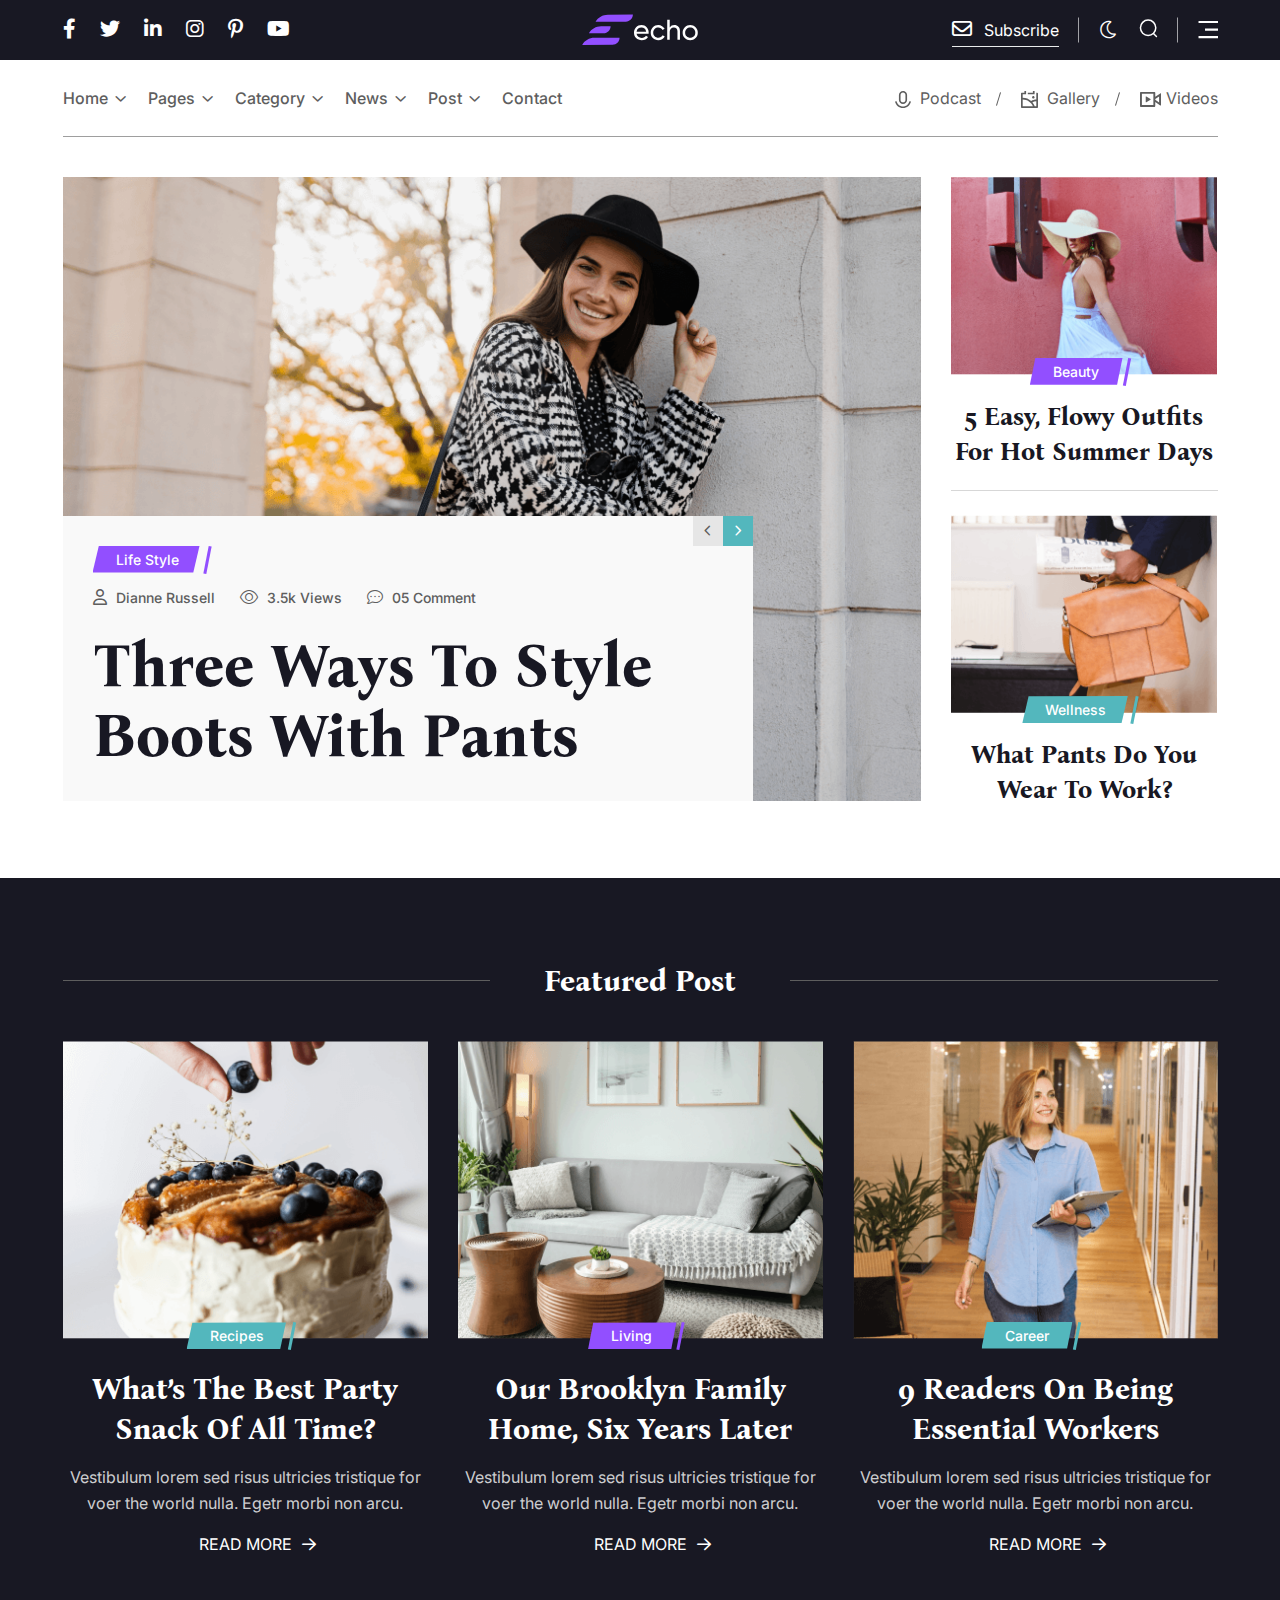
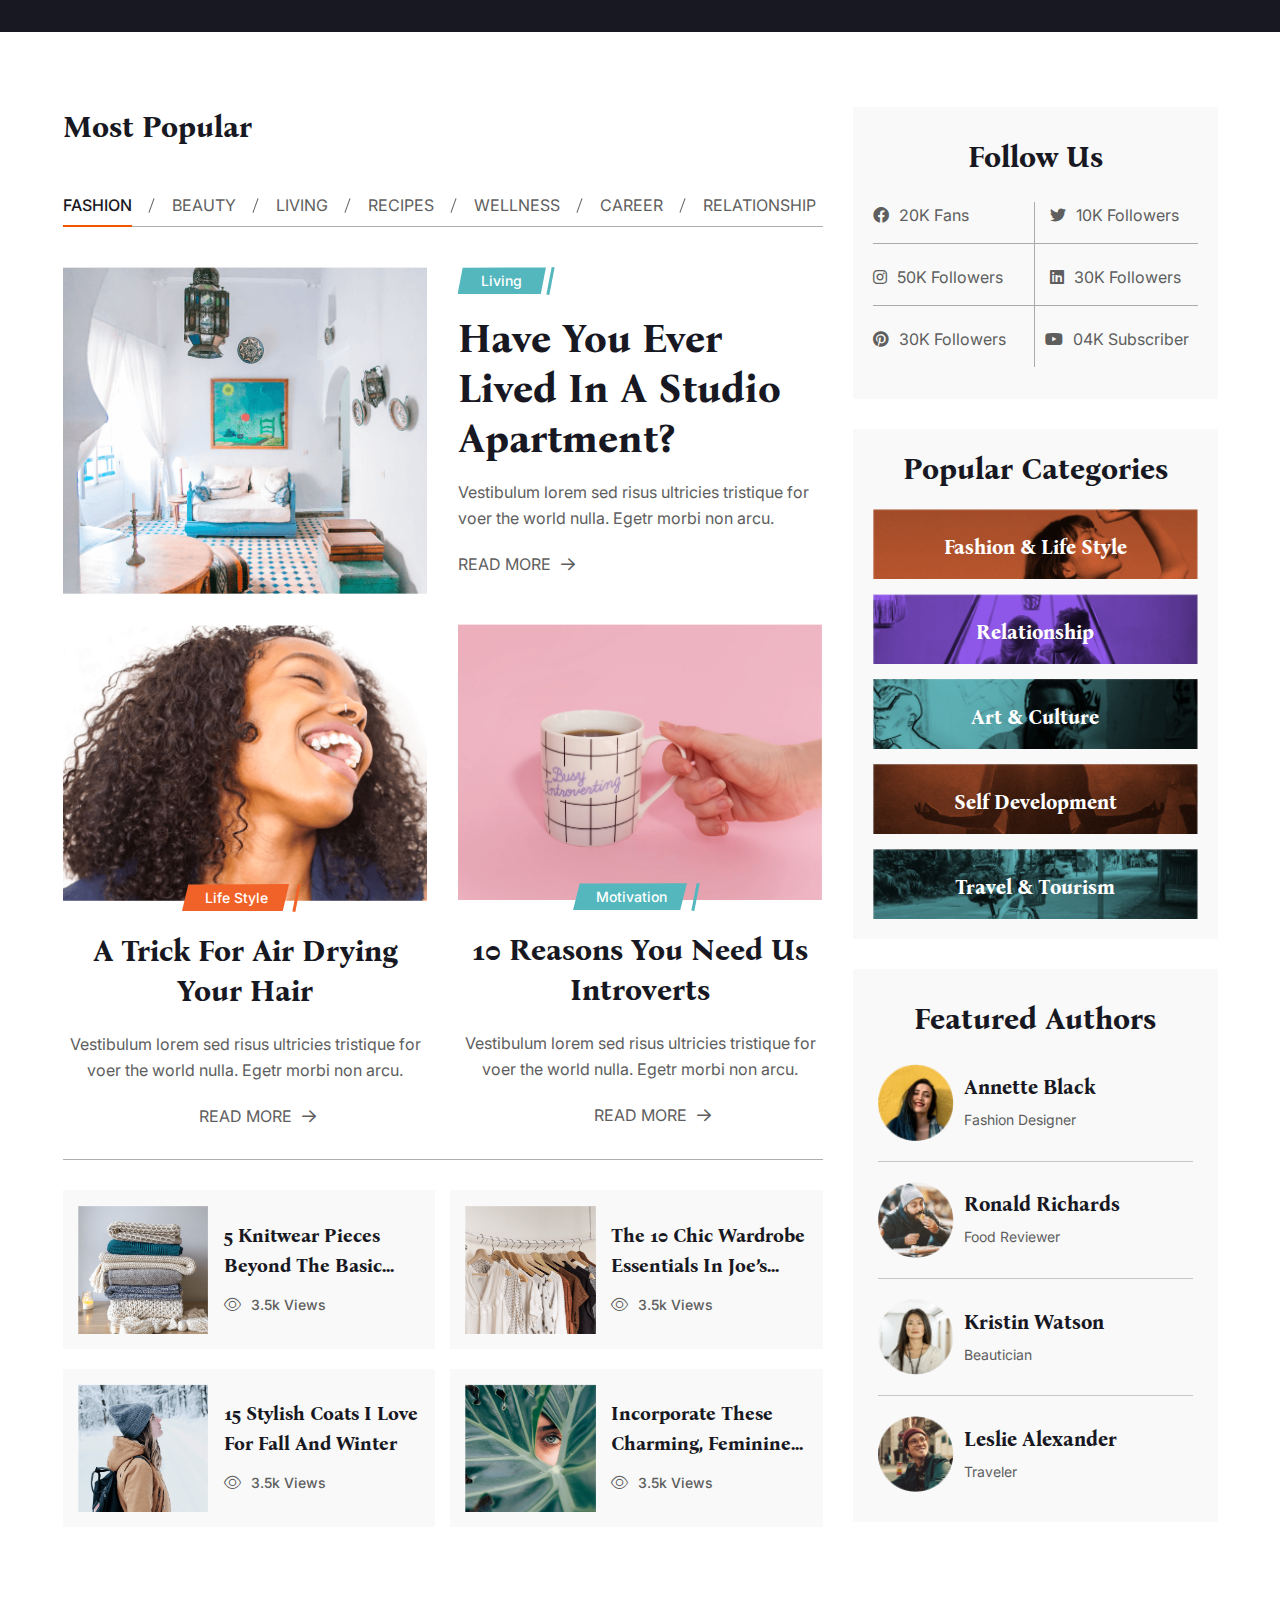
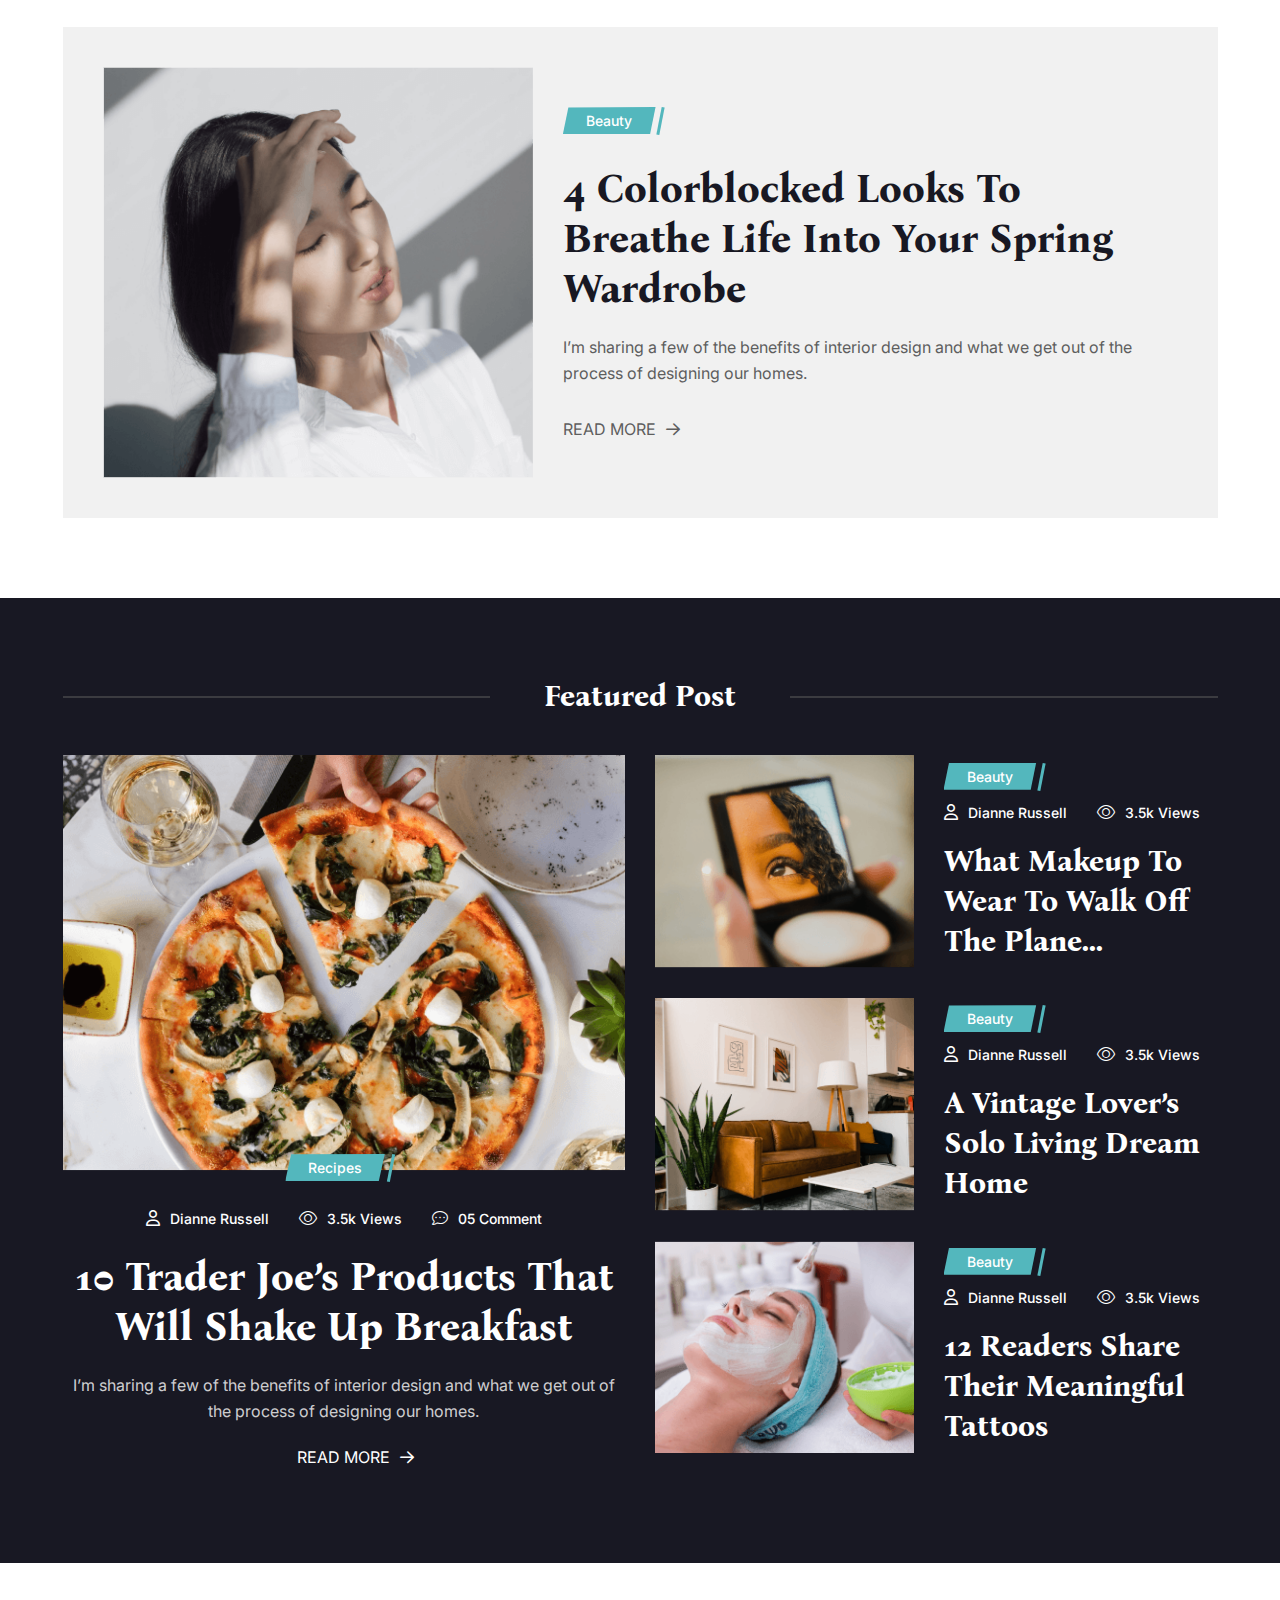
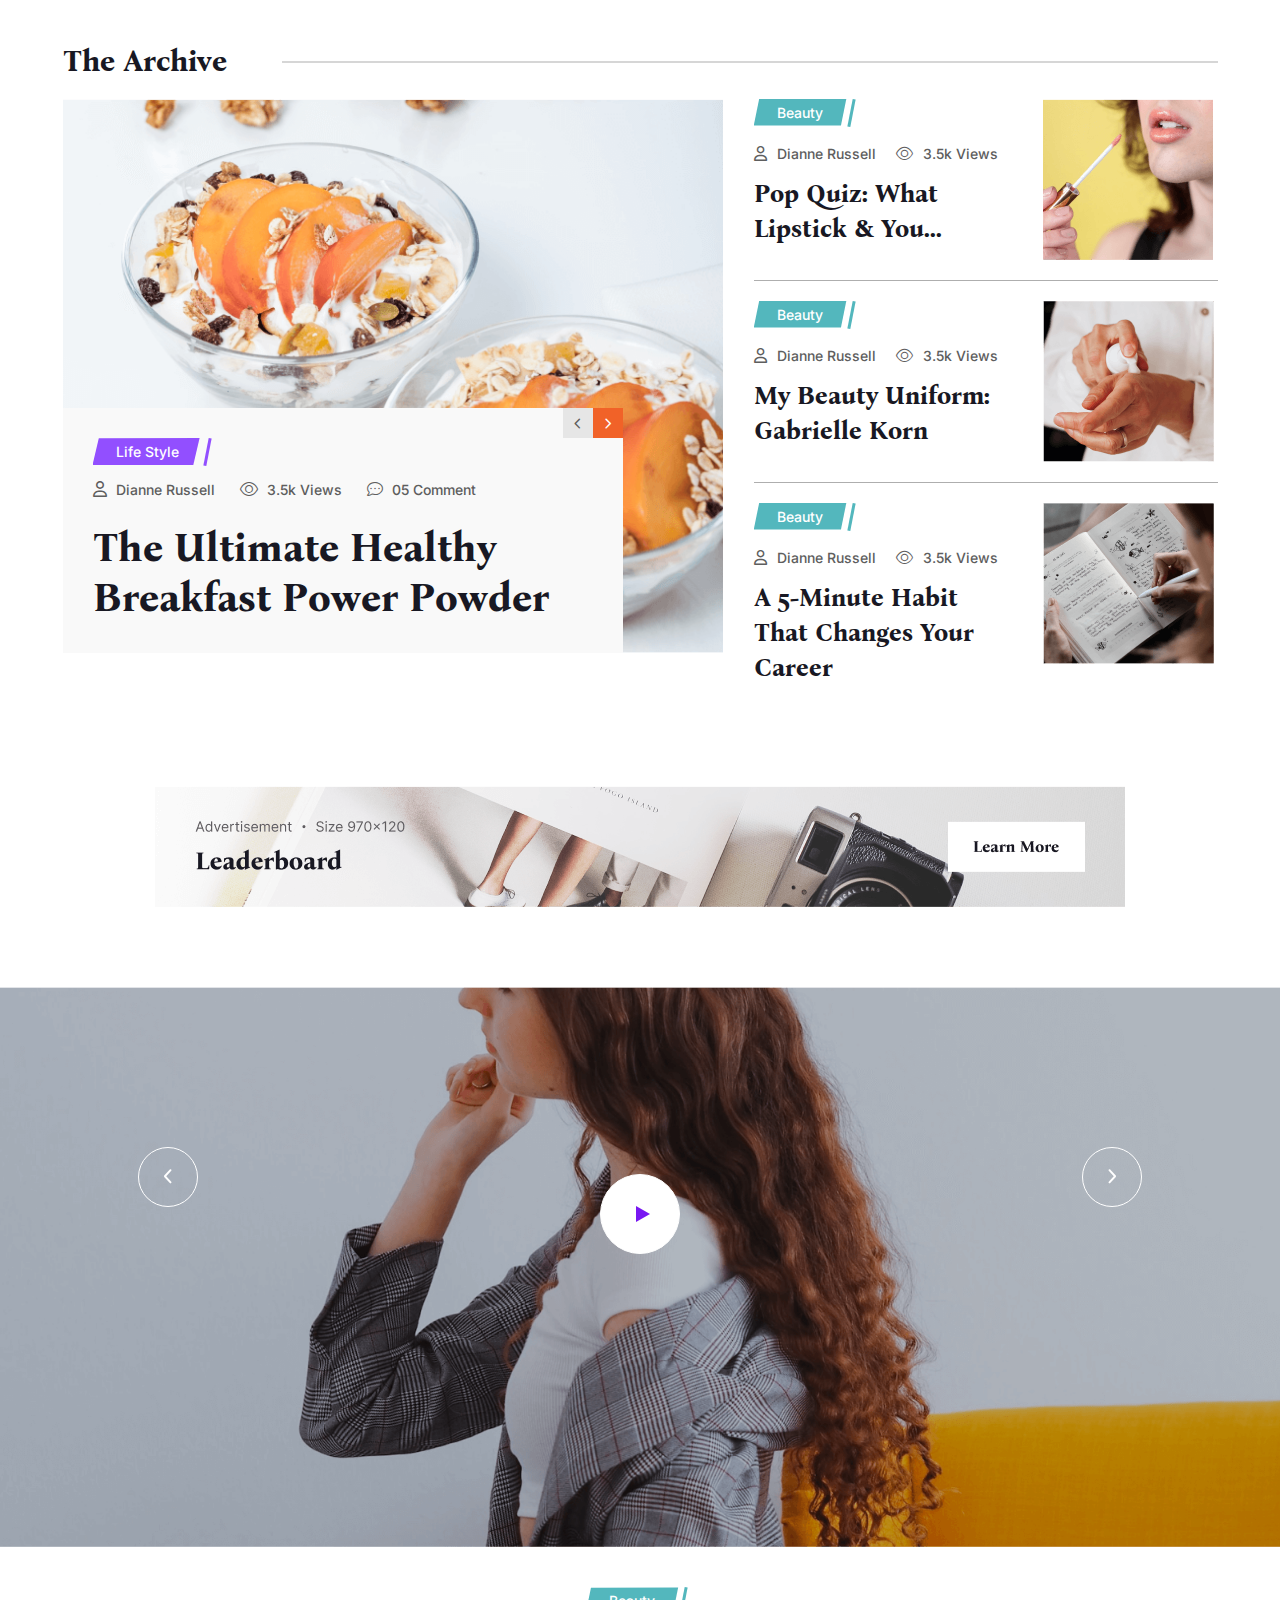
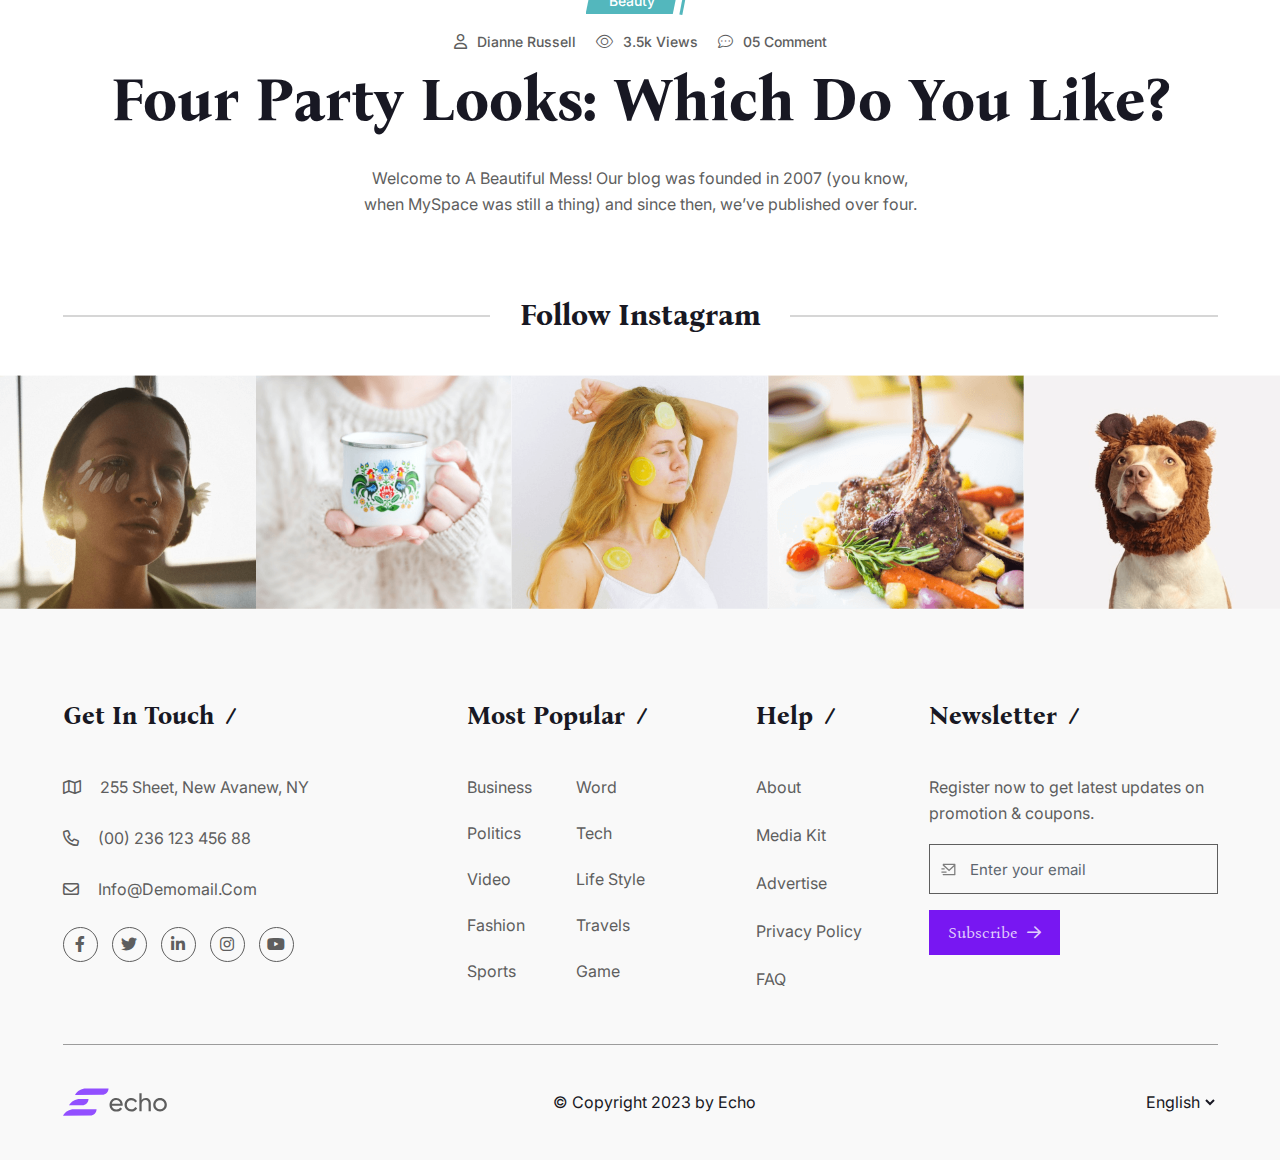
<file: index-two.html>
<!DOCTYPE html>
<html lang="en" data-theme="light">

<head>
    <meta charset="UTF-8">
    <meta http-equiv="X-UA-Compatible" content="IE=edge">
    <meta name="viewport" content="width=device-width, initial-scale=1.0">
    <title>Echo News</title>
    <link rel="shortcut icon" href="assets/images/fav.png" type="image/x-icon">

    <link rel="stylesheet preload" href="assets/css/plugins/fontawesome-5.css" as="style">
    <link rel="stylesheet preload" href="assets/css/vendor/bootstrap.min.css" as="style">
    <link rel="stylesheet preload" href="assets/css/vendor/swiper.css" as="style">
    <link rel="stylesheet preload" href="assets/css/vendor/metismenu.css" as="style">
    <link rel="stylesheet preload" href="assets/css/vendor/magnific-popup.css" as="style">
    <link rel="stylesheet preload" href="assets/css/style.css" as="style">
</head>

<body class="home-two">
    <!-- Start Top Header Area -->
    <!-- Start Top Header Area -->
    <header class="echo-header-area header-two">
        <div class="echo-header-top-home-2">
            <div class="container">
                <div class="echo-full-header-top">
                    <div class="home-2-row">
                        <div class="home-2-social">
                            <div class="echo-meta-total-jobs home-2-header">
                                <ul class="list-unstyled">
                                    <li><a href="#"><i class="fa-brands fa-facebook-f"></i></a></li>
                                    <li><a href="#"><i class="fa-brands fa-twitter"></i></a></li>
                                    <li><a href="#"><i class="fa-brands fa-linkedin-in"></i></a></li>
                                    <li><a href="#"><i class="fa-brands fa-instagram"></i></a></li>
                                    <li><a href="#"><i class="fa-brands fa-pinterest-p"></i></a></li>
                                    <li><a href="#"><i class="fa-brands fa-youtube"></i></a></li>
                                </ul>
                            </div>
                        </div>
                        <div class="home-2-logo">
                            <div class="echo-header-home-2-logo">
                                <a href="index.html">
                                    <img src="assets/images/home-2/logo/logo.svg" alt="Echo">
                                </a>
                            </div>
                        </div>
                        <div class="home-2-card-etc">
                            <div class="echo-header-top-subs-social-menu-home-2">
                                <div class="echo-home-2-right-site-itme">
                                    <div class="echo-subscribe home-2-menu-after">
                                        <a href="javascript:void(0)" class="text-capitalize" onclick="document.getElementById('id01').style.display='inline'"><i class="fa-regular fa-envelope"></i>Subscribe</a>
                                    </div>
                                    <div class="echo-header-top-social-media">
                                        <div class="rts-darkmode">
                                            <a id="rts-data-toggle" class="rts-dark-light">
                                                <i class="rts-go-dark fal fa-moon"></i>
                                                <i class="rts-go-light far fa-sun"></i>
                                            </a>
                                        </div>
                                        <div class="echo-search home-2-menu-after">
                                            <a href="#" id="search" class="search-icon action-item icon">
                                                <svg width="19" height="19" viewBox="0 0 19 19" fill="none" xmlns="http://www.w3.org/2000/svg">
                                                    <path d="M9.11556 16.431C13.3485 16.431 16.78 12.9996 16.78 8.76665C16.78 4.53373 13.3485 1.10226 9.11556 1.10226C4.88264 1.10226 1.45117 4.53373 1.45117 8.76665C1.45117 12.9996 4.88264 16.431 9.11556 16.431Z" stroke="white" stroke-width="1.5" stroke-linecap="round" stroke-linejoin="round" />
                                                    <path d="M14.4463 14.4954L17.4512 17.4925" stroke="white" stroke-width="1.5" stroke-linecap="round" stroke-linejoin="round" />
                                                </svg>
                                            </a>
                                            <div class="search-input-area">
                                                <div class="container">
                                                    <div class="search-input-inner">
                                                        <div class="input-div">
                                                            <input id="searchInput1" class="search-input" type="text" placeholder="Search by keyword or #">
                                                        </div>
                                                        <div class="search-close-icon"><i class="fa-regular fa-xmark-large rt-xmark"></i></div>
                                                    </div>
                                                </div>
                                            </div>
                                        </div>
                                    </div>
                                    <div class="echo-header-top-menu-bar echo-off-canvas menu-btn">
                                        <a href="javascript:void(0)">
                                            <svg width="20" height="19" viewBox="0 0 20 19" fill="none" xmlns="http://www.w3.org/2000/svg">
                                                <path d="M0.526001 0.953461H20V3.11724H0.526001V0.953461ZM7.01733 8.52668H20V10.6905H7.01733V8.52668ZM0.526001 16.0999H20V18.2637H0.526001V16.0999Z" fill="#5E5E5E" />
                                            </svg>
                                        </a>
                                    </div>
                                </div>
                            </div>
                        </div>
                    </div>
                </div>
            </div>
        </div>
        <!-- Start Home-1 Menu & Site Logo & Social Media -->
        <div class="echo-home-2-menu header-two">
            <div class="echo-site-main-logo-menu-social">
                <div class="container">
                    <div class="echo-home-2-menu-full-contetn">
                        <div class="row align-items-center">
                            <div class="col-xl-8 col-lg-8 col-9">
                                <div class="echo-header-left">
                                    <div class="echo-header-home-2-logo">
                                        <a class="logo-light" href="index.html">
                                            <img src="assets/images/home-2/logo/logo-dark.svg" alt="Echo">
                                        </a>
                                        <a class="logo-dark" href="index.html">
                                            <img src="assets/images/home-2/logo/logo.svg" alt="Echo">
                                        </a>
                                    </div>
                                    <nav>
                                        <div class="echo-home-1-menu">
                                            <ul class="list-unstyled echo-desktop-menu">
                                                <li class="menu-item echo-has-dropdown">
                                                    <a href="#" class="echo-dropdown-main-element active">Home</a>
                                                    <!-- Start Dropdown Menu -->
                                                    <ul class="echo-submenu list-unstyled menu-home">
                                                        <li class="nav-item"><a href="index.html">Home 01 - Main</a></li>
                                                        <li class="nav-item"><a href="index-two.html">Home 02 - Fashion</a></li>
                                                        <li class="nav-item"><a href="index-three.html">Home 03 - Technology</a></li>
                                                        <li class="nav-item"><a class="mobile-menu-link" href="index-four.html">Home 04 - Gamming</a></li>
                                                    </ul>
                                                    <!-- End Dropdown Menu -->
                                                </li>
                                                <li class="menu-item echo-has-dropdown">
                                                    <a href="#" class="echo-dropdown-main-element">Pages</a>
                                                    <ul class="echo-submenu list-unstyled menu-pages">
                                                        <li class="nav-item"><a href="about.html">About</a></li>
                                                        <li class="nav-item"><a href="author.html">Author</a></li>
                                                        <li class="nav-item"><a href="team.html">Team</a></li>
                                                        <li class="nav-item"><a href="404.html">Error Page</a></li>
                                                    </ul>
                                                </li>
                                                <li class="menu-item echo-has-dropdown">
                                                    <a href="#" class="echo-dropdown-main-element">Category</a>
                                                    <ul class="echo-submenu list-unstyled menu-pages">
                                                        <li class="nav-item"><a href="category-style-1.html">Category Style 1</a></li>
                                                        <li class="nav-item"><a href="category-style-2.html">Category Style 2</a></li>
                                                        <li class="nav-item"><a href="category-style-3.html">Category Style 3</a></li>
                                                    </ul>
                                                </li>
                                                <li class="menu-item echo-has-dropdown">
                                                    <a href="#" class="echo-dropdown-main-element">News</a>
                                                    <ul class="mega-menu list-unstyled menu-pages">
                                                        <li class="nav-item"><a href="post-style-1.html">
                                                                <div class="mega-menu-item">
                                                                    <div class="mega-menu-img img-transition-scales">
                                                                        <img src="assets/images/home-1/latest-news/item-1.png" alt="Echo" class="img-hovers">
                                                                    </div>
                                                                    <div class="mega-menu-title">
                                                                        <h5>Xi, Putin hail 'new era'....</h5>
                                                                    </div>
                                                                </div>
                                                            </a></li>
                                                        <li class="nav-item"><a href="post-style-2.html">
                                                                <div class="mega-menu-item">
                                                                    <div class="mega-menu-img img-transition-scales">
                                                                        <img src="assets/images/home-1/latest-news/item-2.png" alt="Echo" class="img-hovers">
                                                                    </div>
                                                                    <div class="mega-menu-title">
                                                                        <h5>Elon Musk's global empire....</h5>
                                                                    </div>
                                                                </div>
                                                            </a></li>
                                                        <li class="nav-item"><a href="post-style-3.html">
                                                                <div class="mega-menu item">
                                                                    <div class="mega-menu-img img-transition-scales">
                                                                        <img src="assets/images/home-1/latest-news/item-3.png" alt="Echo" class="img-hovers">
                                                                    </div>
                                                                    <div class="mega-menu-title">
                                                                        <h5>Sri Lanka to receive first ....</h5>
                                                                    </div>
                                                                </div>
                                                            </a></li>
                                                        <li class="nav-item"><a href="post-details.html">
                                                                <div class="mega-menu item">
                                                                    <div class="mega-menu-img img-transition-scales">
                                                                        <img src="assets/images/home-1/latest-news/item-4.png" alt="Echo" class="img-hovers">
                                                                    </div>
                                                                    <div class="mega-menu-title">
                                                                        <h5>Turkey earthquake prepare....</h5>
                                                                    </div>
                                                                </div>
                                                            </a></li>
                                                    </ul>
                                                </li>
                                                <li class="menu-item echo-has-dropdown">
                                                    <a href="#" class="echo-dropdown-main-element">Post</a>
                                                    <ul class="echo-submenu list-unstyled menu-pages">
                                                        <li class="nav-item"><a href="post-style-1.html">Post Style 1</a></li>
                                                        <li class="nav-item"><a href="post-style-2.html">Post Style 2</a></li>
                                                        <li class="nav-item"><a href="post-style-3.html">Post Style 3</a></li>
                                                        <li class="nav-item"><a href="post-details.html">Post Details</a></li>
                                                    </ul>
                                                </li>
                                                <li class="menu-item"><a href="contact.html" class="echo-dropdown-main-element">Contact</a></li>
                                            </ul>
                                        </div>
                                    </nav>
                                </div>
                            </div>
                            <div class="col-xl-4 col-lg-4 podcast-area">
                                <div class="echo-home-1-social-media-icons">
                                    <div class="echo-home-2-podcast-etc">
                                        <div class="echo-menu-right-icons echo-home-2-menu-after">
                                            <a href="#" class="text-capitalize"><svg width="16" height="19" viewBox="0 0 16 19" fill="none" xmlns="http://www.w3.org/2000/svg">
                                                    <path d="M8 2.56255C7.35102 2.56255 6.72862 2.82036 6.26972 3.27925C5.81082 3.73815 5.55302 4.36055 5.55302 5.00953V9.90349C5.55302 10.5525 5.81082 11.1749 6.26972 11.6338C6.72862 12.0927 7.35102 12.3505 8 12.3505C8.64898 12.3505 9.27138 12.0927 9.73028 11.6338C10.1892 11.1749 10.447 10.5525 10.447 9.90349V5.00953C10.447 4.36055 10.1892 3.73815 9.73028 3.27925C9.27138 2.82036 8.64898 2.56255 8 2.56255ZM8 0.931229C8.53557 0.931229 9.0659 1.03672 9.5607 1.24167C10.0555 1.44662 10.5051 1.74703 10.8838 2.12574C11.2625 2.50444 11.5629 2.95403 11.7679 3.44883C11.9728 3.94364 12.0783 4.47396 12.0783 5.00953V9.90349C12.0783 10.9851 11.6486 12.0225 10.8838 12.7873C10.119 13.5521 9.08163 13.9818 8 13.9818C6.91837 13.9818 5.88103 13.5521 5.1162 12.7873C4.35137 12.0225 3.9217 10.9851 3.9217 9.90349V5.00953C3.9217 3.9279 4.35137 2.89057 5.1162 2.12574C5.88103 1.36091 6.91837 0.931229 8 0.931229V0.931229ZM0 11.5038L1.60033 11.1833C1.89755 12.6616 2.69741 13.9915 3.86404 14.9469C5.03066 15.9023 6.49208 16.4243 8 16.4243C9.50792 16.4243 10.9693 15.9023 12.136 14.9469C13.3026 13.9915 14.1025 12.6616 14.3997 11.1833L16 11.5038C15.2561 15.242 11.956 18.0601 8 18.0601C4.04405 18.0601 0.743883 15.242 0 11.5038Z" fill="#5E5E5E" />
                                                </svg> Podcast</a>
                                        </div>
                                        <div class="echo-menu-right-icons echo-home-2-menu-after">
                                            <a href="#" class="text-capitalize"><svg width="17" height="18" viewBox="0 0 17 18" fill="none" xmlns="http://www.w3.org/2000/svg">
                                                    <path d="M15.3 11.1312C13.8737 11.1312 12.5384 11.5222 11.396 12.2014C12.4132 13.3902 13.2027 14.7563 13.7249 16.2312H15.3V11.1312ZM11.9034 16.2312C10.2374 12.2379 6.2968 9.43123 1.7 9.43123V16.2312H11.9034ZM1.7 7.73123C4.9555 7.73123 7.92455 8.95098 10.1779 10.9578C11.6993 9.9591 13.4801 9.42834 15.3 9.43123V2.63123H16.1568C16.6226 2.63123 17 3.00948 17 3.47528V17.0872C16.9984 17.3104 16.9091 17.5241 16.7514 17.682C16.5936 17.8399 16.38 17.9294 16.1568 17.9312H0.8432C0.619491 17.931 0.405022 17.842 0.246916 17.6837C0.0888097 17.5254 -1.13437e-07 17.3109 0 17.0872V3.47528C0.00155554 3.25205 0.0908652 3.03839 0.248636 2.88046C0.406407 2.72253 0.619973 2.63301 0.8432 2.63123H3.4V0.931229H5.1V4.33123H1.7V7.73123ZM13.6 0.931229V4.33123H6.8V2.63123H11.9V0.931229H13.6ZM12.325 8.58123C11.9868 8.58123 11.6625 8.4469 11.4234 8.20779C11.1843 7.96868 11.05 7.64438 11.05 7.30623C11.05 6.96808 11.1843 6.64378 11.4234 6.40467C11.6625 6.16556 11.9868 6.03123 12.325 6.03123C12.6632 6.03123 12.9875 6.16556 13.2266 6.40467C13.4657 6.64378 13.6 6.96808 13.6 7.30623C13.6 7.64438 13.4657 7.96868 13.2266 8.20779C12.9875 8.4469 12.6632 8.58123 12.325 8.58123Z" fill="#5E5E5E" />
                                                </svg>
                                                Gallery</a>
                                        </div>
                                        <div class="echo-menu-right-icons">
                                            <a href="#" class="text-capitalize"><svg width="21" height="16" viewBox="0 0 21 16" fill="none" xmlns="http://www.w3.org/2000/svg">
                                                    <path d="M14.3182 0.931229C14.5713 0.931229 14.8141 1.03 14.9931 1.20582C15.1722 1.38163 15.2727 1.62009 15.2727 1.86873V5.80623L20.2488 2.38435C20.3203 2.33509 20.4043 2.30607 20.4915 2.30045C20.5787 2.29483 20.6657 2.31282 20.7432 2.35247C20.8207 2.39212 20.8857 2.45191 20.9309 2.52531C20.9762 2.59871 21.0001 2.68291 21 2.76873V14.0937C21.0001 14.1795 20.9762 14.2637 20.9309 14.3371C20.8857 14.4105 20.8207 14.4703 20.7432 14.51C20.6657 14.5496 20.5787 14.5676 20.4915 14.562C20.4043 14.5564 20.3203 14.5274 20.2488 14.4781L15.2727 11.0562V14.9937C15.2727 15.2424 15.1722 15.4808 14.9931 15.6566C14.8141 15.8325 14.5713 15.9312 14.3182 15.9312H0.954545C0.701384 15.9312 0.458592 15.8325 0.27958 15.6566C0.100568 15.4808 0 15.2424 0 14.9937V1.86873C0 1.62009 0.100568 1.38163 0.27958 1.20582C0.458592 1.03 0.701384 0.931229 0.954545 0.931229H14.3182ZM13.3636 2.80623H1.90909V14.0562H13.3636V2.80623ZM6.10909 5.45842C6.18174 5.45822 6.25293 5.47839 6.31432 5.51654L10.4714 8.11529C10.5254 8.1492 10.5698 8.19592 10.6006 8.25113C10.6314 8.30634 10.6475 8.36828 10.6475 8.43123C10.6475 8.49418 10.6314 8.55611 10.6006 8.61133C10.5698 8.66654 10.5254 8.71326 10.4714 8.74717L6.31432 11.3469C6.25642 11.3831 6.18964 11.4033 6.12101 11.4055C6.05238 11.4076 5.98444 11.3914 5.92435 11.3588C5.86426 11.3262 5.81423 11.2783 5.77955 11.2201C5.74487 11.1618 5.72681 11.0955 5.72727 11.0281V5.83435C5.72727 5.62717 5.89909 5.45935 6.10909 5.45935V5.45842ZM19.0909 5.46873L15.2727 8.09373V8.76685L19.0909 11.3919V5.46873Z" fill="#5E5E5E" />
                                                </svg>Videos</a>
                                        </div>
                                    </div>
                                </div>
                            </div>
                            <div class="col-xl-4 col-lg-4 col-3 sticky-menu-bar">
                                <div class="echo-header-top-menu-bar echo-off-canvas menu-btn">
                                    <a href="javascript:void(0)">
                                        <svg width="20" height="19" viewBox="0 0 20 19" fill="none" xmlns="http://www.w3.org/2000/svg">
                                            <path d="M0.526001 0.953461H20V3.11724H0.526001V0.953461ZM7.01733 8.52668H20V10.6905H7.01733V8.52668ZM0.526001 16.0999H20V18.2637H0.526001V16.0999Z" fill="#5E5E5E" />
                                        </svg>
                                    </a>
                                </div>
                            </div>
                        </div>
                    </div>
                </div>
            </div>
        </div>
        <!-- End Home-1 Menu & Site Logo & Social Media -->
    </header>

    <!-- End Top Header Area -->

    <!-- side bar for desktop -->
    <div id="side-bar" class="side-bar header-one">
        <div class="inner">
            <button class="close-icon-menu"><i class="far fa-times"></i></button>
            <!-- inner menu area desktop start -->
            <div class="inner-main-wrapper-desk d-none d-lg-block">
                <div class="thumbnail">
                    <img src="assets/images/sidemenu-logo.svg" alt="echo">
                </div>
                <div class="inner-content">
                    <div class="category-menu-area">
                        <ul class="category-area">
                            <li class="item">
                                <div class="image-area">
                                    <a href="#">
                                        <img src="assets/images/category-style-1/1.png" alt="">
                                    </a>
                                </div>
                                <div class="content">
                                    <div class="recent-post-title">
                                        <a href="#">The incident began as an argument among.</a>
                                    </div>
                                    <p class="desc"><a href="#"><i class="fa-light fa-user"></i>Asley Graham</a></p>
                                </div>
                            </li>
                            <li class="item">
                                <div class="image-area"><a href="#"><img src="assets/images/category-style-1/2.png" alt=""></a></div>
                                <div class="content">
                                    <div class="recent-post-title">
                                        <a href="#">The incident began as an argument among.</a>
                                    </div>
                                    <p class="desc"><a href="#"><i class="fa-light fa-user"></i>Emily Dicingson</a></p>
                                </div>
                            </li>
                        </ul>
                    </div>
                    <div class="newsletter-form">
                        <div class="form-inner">
                            <div class="content">
                                <div class="newsletter-image">
                                    <img src="assets/images/home-1/feature-right/news-item-1.png" alt="">
                                </div>
                                <h3 class="title">Get Newsletter</h3>
                                <p class="desc">Notification products, updates</p>
                            </div>
                            <form action="#">
                                <div class="input-div">
                                    <input type="email" placeholder="Your email..." required>
                                </div>
                                <button type="submit" class="subscribe-btn">Subscribe Now</button>
                            </form>
                        </div>
                    </div>
                </div>
            </div>
        </div>
        <!-- mobile menu area start -->
        <div class="mobile-menu d-block d-lg-none">
            <nav class="nav-main mainmenu-nav mt--30">
                <ul class="mainmenu" id="mobile-menu-active">
                    <li class="has-droupdown">
                        <a href="#" class="main">Home</a>
                        <ul class="submenu">
                            <li><a class="mobile-menu-link" href="index.html">Home 01 - Main</a></li>
                            <li><a class="mobile-menu-link" href="index-two.html">Home 02 - Fashion</a></li>
                            <li><a class="mobile-menu-link" href="index-three.html">Home 03 - Technology</a></li>
                            <li><a class="mobile-menu-link" href="index-four.html">Home 04 - Gamming</a></li>
                        </ul>
                    </li>
                    <li class="menu-item"><a class="main mobile-menu-link" href="about.html">About</a></li>
                    <li class="has-droupdown">
                        <a href="#" class="main">Category</a>
                        <ul class="submenu">
                            <li><a class="mobile-menu-link" href="category-style-1.html">Category Style 1</a></li>
                            <li><a class="mobile-menu-link" href="category-style-2.html">Category Style 2</a></li>
                            <li><a class="mobile-menu-link" href="category-style-3.html">Category Style 3</a></li>
                        </ul>
                    </li>
                    <li class="has-droupdown">
                        <a href="#" class="main">Features</a>
                        <ul class="submenu">
                            <li><a class="mobile-menu-link" href="author.html">Author</a></li>
                            <li><a class="mobile-menu-link" href="team.html">Team</a></li>
                            <li><a class="mobile-menu-link" href="404.html">Error Page</a></li>
                        </ul>
                    </li>
                    <li class="has-droupdown">
                        <a href="#" class="main">Post</a>
                        <ul class="submenu">
                            <li><a class="mobile-menu-link" href="post-style-1.html">Post Style 1</a></li>
                            <li><a class="mobile-menu-link" href="post-style-2.html">Post Style 2</a></li>
                            <li><a class="mobile-menu-link" href="post-style-3.html">Post Style 3</a></li>
                            <li><a class="mobile-menu-link" href="post-details.html">Post Details</a></li>
                        </ul>
                    </li>
                    <li class="menu-item"><a class="main mobile-menu-link" href="contact.html">Contact</a></li>
                </ul>
            </nav>

            <div class="social-wrapper-one">
                <ul>
                    <li>
                        <a href="#">
                            <i class="fa-brands fa-facebook-f"></i>
                        </a>
                    </li>
                    <li>
                        <a href="#">
                            <i class="fa-brands fa-twitter"></i>
                        </a>
                    </li>
                    <li>
                        <a href="#">
                            <i class="fa-brands fa-youtube"></i>
                        </a>
                    </li>
                    <li>
                        <a href="#">
                            <i class="fa-brands fa-instagram"></i>
                        </a>
                    </li>
                    <li>
                        <a href="#">
                            <i class="fa-brands fa-linkedin-in"></i>
                        </a>
                    </li>
                </ul>
            </div>
        </div>
        <!-- mobile menu area end -->
    </div>
    <!-- header style two End -->

    <!-- Start Subscribe Popup Box -->
    <div class="echo-popup-model" id="id01">
        <div class="echo-popup-transition">
            <div class="model-content animate-subscribe-popup">
                <a href="javascript:void(0)" onclick="document.getElementById('id01').style.display='none'"><i class="fa-regular fa-xmark"></i></a>
                <div class="echo-p-flexing">
                    <div class="echo-p-img">
                        <img src="assets/images/home-1/feature-right/news-item-1.png" alt="Echo">
                    </div>
                    <div class="form">
                        <div class="echo-p-sub-heading">
                            <p>Weekly Updates</p>
                        </div>
                        <div class="echo-p-sub-heading">
                            <h3>Let's join our newsletter!</h3>
                        </div>
                        <form method="POST">
                            <input type="email" required placeholder="Enter Your Email..">
                            <button type="submit">Submit</button>
                        </form>
                        <div class="echo-bottom-popup">
                            <p>Do not worry we don't spam!</p>
                        </div>
                    </div>
                </div>
            </div>
        </div>
    </div>
    <!-- End Subscribe Popup Box -->
    <!-- End Top Header Area -->

    <!-- Start Banner Area -->
    <section class="echo-banner">
        <div class="echo-banner-content">
            <div class="container">
                <div class="echo-banner-full-content">
                    <div class="row gx-5 justify-content-md-center">
                        <div class="col-xl-9 col-lg-8 col-md-12">
                            <div class="swiper rts-bannerSlider">
                                <div class="swiper-wrapper">
                                    <div class="swiper-slide">
                                        <div class="echo-banner-mani-content">
                                            <div class="echo-banner-img">
                                                <img src="assets/images/home-2/banner/item-8.png" alt="Echo">
                                            </div>
                                            <div class="echo-banner-text">
                                                <div class="echo-home-2-banner-col-act-text">
                                                    <div class="echo-banner-shep">
                                                        <div class="home-2-area-shep">
                                                            <p class="text-capitalize"><span>life style</span></p>
                                                        </div>
                                                    </div>
                                                    <div class="echo-3-align-icons">
                                                        <a href="#" class="pe-none"><i class="fa-regular fa-user"></i> Dianne Russell</a>
                                                        <a href="#" class="pe-none"><i class="fa-light fa-eye"></i> 3.5k Views</a>
                                                        <a href="#" class="pe-none"><i class="fa-light fa-comment-dots"></i> 05 Comment</a>
                                                    </div>
                                                    <div class="echo-banner-heading">
                                                        <h1 class="text-capitalize"><a href="post-details.html" class="title-hover">Three Ways to Style Boots With Pants</a></h1>
                                                    </div>
                                                </div>
                                                <div class="echo-banner-slider-button">
                                                    <div class="swiper-button-next"></div>
                                                    <div class="swiper-button-prev"></div>
                                                </div>
                                            </div>
                                        </div>
                                    </div>
                                    <div class="swiper-slide">
                                        <div class="echo-banner-mani-content">
                                            <div class="echo-banner-img">
                                                <img src="assets/images/home-2/banner/item-7.png" alt="Echo">
                                            </div>
                                            <div class="echo-banner-text">
                                                <div class="echo-home-2-banner-col-act-text">
                                                    <div class="echo-banner-shep">
                                                        <div class="home-2-area-shep">
                                                            <p class="text-capitalize"><span>life style</span></p>
                                                        </div>
                                                    </div>
                                                    <div class="echo-3-align-icons">
                                                        <a href="#" class="pe-none"><i class="fa-regular fa-user"></i> Dianne Russell</a>
                                                        <a href="#" class="pe-none"><i class="fa-light fa-eye"></i> 3.5k Views</a>
                                                        <a href="#" class="pe-none"><i class="fa-light fa-comment-dots"></i> 05 Comment</a>
                                                    </div>
                                                    <div class="echo-banner-heading">
                                                        <h1 class="text-capitalize"><a href="post-details.html" class="title-hover">Three Ways to Style Boots With Pants</a></h1>
                                                    </div>
                                                </div>
                                                <div class="echo-banner-slider-button">
                                                    <div class="swiper-button-next"></div>
                                                    <div class="swiper-button-prev"></div>
                                                </div>
                                            </div>
                                        </div>
                                    </div>
                                    <div class="swiper-slide">
                                        <div class="echo-banner-mani-content">
                                            <div class="echo-banner-img">
                                                <img src="assets/images/home-2/banner/item-6.png" alt="Echo">
                                            </div>
                                            <div class="echo-banner-text">
                                                <div class="echo-home-2-banner-col-act-text">
                                                    <div class="echo-banner-shep">
                                                        <div class="home-2-area-shep">
                                                            <p class="text-capitalize"><span>life style</span></p>
                                                        </div>
                                                    </div>
                                                    <div class="echo-3-align-icons">
                                                        <a href="#" class="pe-none"><i class="fa-regular fa-user"></i> Dianne Russell</a>
                                                        <a href="#" class="pe-none"><i class="fa-light fa-eye"></i> 3.5k Views</a>
                                                        <a href="#" class="pe-none"><i class="fa-light fa-comment-dots"></i> 05 Comment</a>
                                                    </div>
                                                    <div class="echo-banner-heading">
                                                        <h1 class="text-capitalize"><a href="post-details.html" class="title-hover">Three Ways to Style Boots With Pants</a></h1>
                                                    </div>
                                                </div>
                                                <div class="echo-banner-slider-button">
                                                    <div class="swiper-button-next"></div>
                                                    <div class="swiper-button-prev"></div>
                                                </div>
                                            </div>
                                        </div>
                                    </div>
                                </div>
                            </div>
                        </div>
                        <div class="col-xl-3 col-lg-4 col-md-8">
                            <div class="echo-home-2-banner-right-flexing">
                                <div class="echo-banner-right-itme">
                                    <div class="echo-banar-right-img">
                                        <div class="echo-banar-right-img-content img-transition-scale">
                                            <a href="post-details.html"><img src="assets/images/home-2/banner/item-2.png" alt="Echo"></a>
                                        </div>
                                        <div class="echo-banner-shep">
                                            <div class="home-2-area-shep">
                                                <p class="text-capitalize"><span>Beauty</span></p>
                                            </div>
                                        </div>
                                    </div>
                                    <div class="echo-banner-right-heading">
                                        <h5 class="text-capitalize"><a href="post-details.html" class="title-hover">5 Easy, Flowy Outfits for Hot Summer Days</a></h5>
                                    </div>
                                </div>
                                <hr>
                                <div class="echo-banner-right-itme">
                                    <div class="echo-banar-right-img">
                                        <div class="echo-banar-right-img-content img-transition-scale">
                                            <a href="post-details.html"><img src="assets/images/home-2/banner/item-3.png" alt="Echo"></a>
                                        </div>
                                        <div class="echo-banner-shep">
                                            <div class="home-2-area-shep secondary">
                                                <p class="text-capitalize"><span>Wellness</span></p>
                                            </div>
                                        </div>
                                    </div>
                                    <div class="echo-banner-right-heading">
                                        <h5 class="text-capitalize"><a href="post-details.html" class="title-hover">What Pants Do You Wear to Work?</a></h5>
                                    </div>
                                </div>
                            </div>
                        </div>
                    </div>
                </div>
            </div>
        </div>
    </section>
    <!-- End Banner Area -->

    <!-- Start Featuer Area -->
    <section class="echo-home-2-feature-area">
        <div class="echo-home-2-feature-area-content">
            <div class="container">
                <div class="echo-home-2-feature-area-full-content">
                    <div class="echo-home-2-title">
                        <div class="row">
                            <div class="col-lg-12">
                                <div class="echo-home-2-main-title">
                                    <h4 class="text-capitalize">Featured Post</h4>
                                </div>
                            </div>
                        </div>
                    </div>
                    <div class="echo-feature-content">
                        <div class="row gx-5">
                            <div class="col-lg-4 col-md-6">
                                <div class="echo-feature-main-content">
                                    <div class="echo-feature-area-img">
                                        <div class="echo-feature-area-home-2-post img-transition-scale">
                                            <a href="post-details.html"><img src="assets/images/home-2/feature/item-1.png" alt="Echo"></a>
                                        </div>
                                        <div class="echo-feature-area-shep">
                                            <div class="home-2-area-shep secondary">
                                                <p class="text-capitalize"><span>Recipes</span></p>
                                            </div>
                                        </div>
                                    </div>
                                    <div class="echo-feature-area-post-title">
                                        <h4 class="text-capitalize"><a href="post-details.html" class="title-hover">What’s the Best Party Snack of All Time?</a></h4>
                                        <p>Vestibulum lorem sed risus ultricies tristique for voer the world nulla. Egetr morbi non arcu.</p>
                                    </div>
                                    <div class="home-2-read-more-btn">
                                        <a href="#" class="text-uppercase">Read More</a>
                                    </div>
                                </div>
                            </div>
                            <div class="col-lg-4 col-md-6">
                                <div class="echo-feature-main-content">
                                    <div class="echo-feature-area-img">
                                        <div class="echo-feature-area-home-2-post img-transition-scale">
                                            <a href="post-details.html"><img src="assets/images/home-2/feature/item-2.png" alt="Echo"></a>
                                        </div>
                                        <div class="echo-feature-area-shep">
                                            <div class="home-2-area-shep">
                                                <p class="text-capitalize"><span>Living</span></p>
                                            </div>
                                        </div>
                                    </div>
                                    <div class="echo-feature-area-post-title">
                                        <h4 class="text-capitalize"><a href="post-details.html" class="title-hover">Our Brooklyn Family Home, Six Years Later</a></h4>
                                        <p>Vestibulum lorem sed risus ultricies tristique for voer the world nulla. Egetr morbi non arcu.</p>
                                    </div>
                                    <div class="home-2-read-more-btn">
                                        <a href="#" class="text-uppercase">Read More</a>
                                    </div>
                                </div>
                            </div>
                            <div class="col-lg-4 col-md-6">
                                <div class="echo-feature-main-content echo-home-2-featurea-area-last-child-responsive">
                                    <div class="echo-feature-area-img">
                                        <div class="echo-feature-area-home-2-post img-transition-scale">
                                            <a href="post-details.html"><img src="assets/images/home-2/feature/item-3.png" alt="Echo"></a>
                                        </div>
                                        <div class="echo-feature-area-shep">
                                            <div class="home-2-area-shep secondary">
                                                <p class="text-capitalize"><span>Career</span></p>
                                            </div>
                                        </div>
                                    </div>
                                    <div class="echo-feature-area-post-title">
                                        <h4 class="text-capitalize"><a href="post-details.html" class="title-hover">9 Readers on Being Essential Workers</a></h4>
                                        <p>Vestibulum lorem sed risus ultricies tristique for voer the world nulla. Egetr morbi non arcu.</p>
                                    </div>
                                    <div class="home-2-read-more-btn">
                                        <a href="#" class="text-uppercase">Read More</a>
                                    </div>
                                </div>
                            </div>
                        </div>
                    </div>
                </div>
            </div>
        </div>
    </section>
    <!-- End Feature Aera -->

    <!-- Start Popular Area -->
    <section class="echo-popular-area">
        <div class="echo-popular-content">
            <div class="container">
                <div class="echo-popular-full-content">
                    <div class="echo-popular-tabing">
                        <div class="row gx-5">
                            <div class="col-lg-8">
                                <div class="echo-home-2-title">
                                    <div class="row">
                                        <div class="col-lg-12">
                                            <div class="echo-home-2-main-title">
                                                <h4 class="text-capitalize">Most Popular</h4>
                                            </div>
                                        </div>
                                    </div>
                                </div>
                                <div class="echo-popular-tabing-btn">
                                    <div class="row">
                                        <div class="col-lg-12 col-md-12">
                                            <ul class="echo-popular-tab-button list-unstyled nav nav-tabs" id="myTab" role="tablist">
                                                <li class="nav-item">
                                                    <button class="text-uppercase active" data-bs-target="#one" data-bs-toggle="tab" type="button" role="tab" aria-controls="one" aria-selected="true">Fashion</button>
                                                </li>
                                                <li class="nav-item">
                                                    <button class="text-uppercase" data-bs-target="#two" data-bs-toggle="tab" type="button" role="tab" aria-controls="two" aria-selected="true">Beauty</button>
                                                </li>
                                                <li class="nav-item">
                                                    <button class="text-uppercase" data-bs-target="#three" data-bs-toggle="tab" type="button" role="tab" aria-controls="three" aria-selected="true">Living</button>
                                                </li>
                                                <li class="nav-item">
                                                    <button class="text-uppercase" data-bs-target="#four" data-bs-toggle="tab" type="button" role="tab" aria-controls="four" aria-selected="true">RECIPES</button>
                                                </li>
                                                <li class="nav-item">
                                                    <button class="text-uppercase" data-bs-target="#five" data-bs-toggle="tab" type="button" role="tab" aria-controls="five" aria-selected="true">Wellness</button>
                                                </li>
                                                <li class="nav-item">
                                                    <button class="text-uppercase" data-bs-target="#six" data-bs-toggle="tab" type="button" role="tab" aria-controls="six" aria-selected="true">Career</button>
                                                </li>
                                                <li class="nav-item">
                                                    <button class="text-uppercase" data-bs-target="#seven" data-bs-toggle="tab" type="button" role="tab" aria-controls="seven" aria-selected="true">Relationship</button>
                                                </li>
                                            </ul>
                                        </div>
                                    </div>
                                </div>
                                <div class="tab-content">
                                    <div class="tab-pane fade show active" id="one" role="tabpanel" aria-labelledby="one" tabindex="0">
                                        <div class="echo-popular-tabing-item-frist-row">
                                            <div class="row gx-5">
                                                <div class="col-lg-6 col-md-6">
                                                    <div class="echo-popular-left-main-item one">
                                                        <div class="echo-popular-left-img img-transition-scale">
                                                            <a href="post-details.html"><img src="assets/images/home-2/popular-left/item-5.png" alt="Echo"></a>
                                                        </div>
                                                    </div>
                                                </div>
                                                <div class="col-lg-6 col-md-6">
                                                    <div class="echo-popular-left-jt-text two">
                                                        <div class="echo-popular-area-shep">
                                                            <div class="home-2-area-shep secondary">
                                                                <p class="text-capitalize"><span>Living</span></p>
                                                            </div>
                                                        </div>
                                                        <div class="echo-popular-left-jt-heading">
                                                            <h3 class="text-capitalize"><a href="post-details.html" class="title-hover">Have You Ever Lived in a Studio Apartment?</a></h3>
                                                            <p>Vestibulum lorem sed risus ultricies tristique for voer the world nulla. Egetr morbi non arcu.</p>
                                                        </div>
                                                        <div class="home-2-read-more-btn">
                                                            <a href="#" class="text-uppercase df-color">Read More</a>
                                                        </div>
                                                    </div>
                                                </div>
                                            </div>
                                        </div>
                                        <div class="echo-popular-tabing-item-second-row">
                                            <div class="row gx-5">
                                                <div class="col-lg-6 col-md-6">
                                                    <div class="echo-popular-left-bt-contetn three">
                                                        <div class="echo-popular-left-bt-img">
                                                            <div class="echo-popular-left-home-2-img-main img-transition-scale">
                                                                <a href="post-details.html"><img src="assets/images/home-2/popular-left/item-6.png" alt="Echo"></a>
                                                            </div>
                                                            <div class="echo-popular-bt-area-shep">
                                                                <div class="home-2-area-shep df-orange">
                                                                    <p class="text-capitalize"><span>Life Style</span></p>
                                                                </div>
                                                            </div>
                                                        </div>
                                                        <div class="echo-popular-left-bt-title">
                                                            <h4 class="text-capitalize text-center"><a href="post-details.html" class="title-hover">A Trick for Air Drying Your Hair</a></h4>
                                                            <p class="text-center">Vestibulum lorem sed risus ultricies tristique for voer the world nulla. Egetr morbi non arcu.</p>
                                                        </div>
                                                        <div class="home-2-read-more-btn text-center">
                                                            <a href="#" class="text-uppercase df-color">Read More</a>
                                                        </div>
                                                    </div>
                                                </div>
                                                <div class="col-lg-6 col-md-6">
                                                    <div class="echo-popular-left-bt-contetn four">
                                                        <div class="echo-popular-left-bt-img">
                                                            <div class="echo-popular-left-home-2-img-main img-transition-scale">
                                                                <a href="post-details.html"><img src="assets/images/home-2/popular-left/item-7.png" alt=""></a>
                                                            </div>
                                                            <div class="echo-popular-bt-area-shep">
                                                                <div class="home-2-area-shep secondary">
                                                                    <p class="text-capitalize"><span>Motivation</span></p>
                                                                </div>
                                                            </div>
                                                        </div>
                                                        <div class="echo-popular-left-bt-title">
                                                            <h4 class="text-capitalize text-center"><a href="post-details.html" class="title-hover">10 Reasons You Need Us Introverts</a></h4>
                                                            <p class="text-center">Vestibulum lorem sed risus ultricies tristique for voer the world nulla. Egetr morbi non arcu.</p>
                                                        </div>
                                                        <div class="home-2-read-more-btn text-center">
                                                            <a href="#" class="text-uppercase df-color">Read More</a>
                                                        </div>
                                                    </div>
                                                </div>
                                            </div>
                                        </div>
                                    </div>
                                    <div class="tab-pane fade" id="two" role="tabpanel" aria-labelledby="two" tabindex="0">
                                        <div class="echo-popular-tabing-item-frist-row">
                                            <div class="row gx-5">
                                                <div class="col-lg-6 col-md-6">
                                                    <div class="echo-popular-left-main-item one">
                                                        <div class="echo-popular-left-img img-transition-scale">
                                                            <a href="post-details.html"><img src="assets/images/home-2/popular-left/item-5.png" alt="Echo"></a>
                                                        </div>
                                                    </div>
                                                </div>
                                                <div class="col-lg-6 col-md-6">
                                                    <div class="echo-popular-left-jt-text two">
                                                        <div class="echo-popular-area-shep">
                                                            <div class="home-2-area-shep secondary">
                                                                <p class="text-capitalize"><span>Living</span></p>
                                                            </div>
                                                        </div>
                                                        <div class="echo-popular-left-jt-heading">
                                                            <h3 class="text-capitalize"><a href="post-details.html" class="title-hover">Have You Ever Lived in a Studio Apartment?</a></h3>
                                                            <p>Vestibulum lorem sed risus ultricies tristique for voer the world nulla. Egetr morbi non arcu.</p>
                                                        </div>
                                                        <div class="home-2-read-more-btn">
                                                            <a href="#" class="text-uppercase df-color">Read More</a>
                                                        </div>
                                                    </div>
                                                </div>
                                            </div>
                                        </div>
                                        <div class="echo-popular-tabing-item-second-row">
                                            <div class="row gx-5">
                                                <div class="col-lg-6 col-md-6">
                                                    <div class="echo-popular-left-bt-contetn three">
                                                        <div class="echo-popular-left-bt-img img-transition-scale">
                                                            <a href="post-details.html"><img src="assets/images/home-2/popular-left/item-6.png" alt=""></a>
                                                        </div>
                                                        <div class="echo-popular-bt-area-shep">
                                                            <div class="home-2-area-shep df-orange">
                                                                <p class="text-capitalize"><span>Life Style</span></p>
                                                            </div>
                                                        </div>
                                                        <div class="echo-popular-left-bt-title">
                                                            <h4 class="text-capitalize text-center"><a href="post-details.html" class="title-hover">A Trick for Air Drying Your Hair</a></h4>
                                                            <p class="text-center">Vestibulum lorem sed risus ultricies tristique for voer the world nulla. Egetr morbi non arcu.</p>
                                                        </div>
                                                        <div class="home-2-read-more-btn text-center">
                                                            <a href="#" class="text-uppercase df-color">Read More</a>
                                                        </div>
                                                    </div>
                                                </div>
                                                <div class="col-lg-6 col-md-6">
                                                    <div class="echo-popular-left-bt-contetn four">
                                                        <div class="echo-popular-left-bt-img img-transition-scale">
                                                            <a href="post-details.html"><img src="assets/images/home-2/popular-left/item-7.png" alt=""></a>
                                                        </div>
                                                        <div class="echo-popular-bt-area-shep">
                                                            <div class="home-2-area-shep secondary">
                                                                <p class="text-capitalize"><span>Motivation</span></p>
                                                            </div>
                                                        </div>
                                                        <div class="echo-popular-left-bt-title">
                                                            <h4 class="text-capitalize text-center"><a href="post-details.html" class="title-hover">10 Reasons You Need Us Introverts img</a></h4>
                                                            <p class="text-center">Vestibulum lorem sed risus ultricies tristique for voer the world nulla. Egetr morbi non arcu.</p>
                                                        </div>
                                                        <div class="home-2-read-more-btn text-center">
                                                            <a href="#" class="text-uppercase df-color">Read More</a>
                                                        </div>
                                                    </div>
                                                </div>
                                            </div>
                                        </div>
                                    </div>
                                    <div class="tab-pane fade" id="three" role="tabpanel" aria-labelledby="three" tabindex="0">
                                        <div class="echo-popular-tabing-item-frist-row">
                                            <div class="row gx-5">
                                                <div class="col-lg-6 col-md-6">
                                                    <div class="echo-popular-left-main-item one">
                                                        <div class="echo-popular-left-img img-transition-scale">
                                                            <a href="post-details.html"><img src="assets/images/home-2/popular-left/item-5.png" alt="Echo"></a>
                                                        </div>
                                                    </div>
                                                </div>
                                                <div class="col-lg-6 col-md-6">
                                                    <div class="echo-popular-left-jt-text two">
                                                        <div class="echo-popular-area-shep">
                                                            <div class="home-2-area-shep secondary">
                                                                <p class="text-capitalize"><span>Living</span></p>
                                                            </div>
                                                        </div>
                                                        <div class="echo-popular-left-jt-heading">
                                                            <h3 class="text-capitalize"><a href="post-details.html" class="title-hover">Have You Ever Lived in a Studio Apartment?</a></h3>
                                                            <p>Vestibulum lorem sed risus ultricies tristique for voer the world nulla. Egetr morbi non arcu.</p>
                                                        </div>
                                                        <div class="home-2-read-more-btn">
                                                            <a href="#" class="text-uppercase df-color">Read More</a>
                                                        </div>
                                                    </div>
                                                </div>
                                            </div>
                                        </div>
                                        <div class="echo-popular-tabing-item-second-row">
                                            <div class="row gx-5">
                                                <div class="col-lg-6 col-md-6">
                                                    <div class="echo-popular-left-bt-contetn three">
                                                        <div class="echo-popular-left-bt-img img-transition-scale">
                                                            <a href="post-details.html"><img src="assets/images/home-2/popular-left/item-6.png" alt=""></a>
                                                        </div>
                                                        <div class="echo-popular-bt-area-shep">
                                                            <div class="home-2-area-shep df-orange">
                                                                <p class="text-capitalize"><span>Life Style</span></p>
                                                            </div>
                                                        </div>
                                                        <div class="echo-popular-left-bt-title">
                                                            <h4 class="text-capitalize text-center"><a href="post-details.html" class="title-hover">A Trick for Air Drying Your Hair</a></h4>
                                                            <p class="text-center">Vestibulum lorem sed risus ultricies tristique for voer the world nulla. Egetr morbi non arcu.</p>
                                                        </div>
                                                        <div class="home-2-read-more-btn text-center">
                                                            <a href="#" class="text-uppercase df-color">Read More</a>
                                                        </div>
                                                    </div>
                                                </div>
                                                <div class="col-lg-6 col-md-6">
                                                    <div class="echo-popular-left-bt-contetn four">
                                                        <div class="echo-popular-left-bt-img img-transition-scale">
                                                            <a href="post-details.html"><img src="assets/images/home-2/popular-left/item-7.png" alt=""></a>
                                                        </div>
                                                        <div class="echo-popular-bt-area-shep">
                                                            <div class="home-2-area-shep secondary">
                                                                <p class="text-capitalize"><span>Motivation</span></p>
                                                            </div>
                                                        </div>
                                                        <div class="echo-popular-left-bt-title">
                                                            <h4 class="text-capitalize text-center"><a href="post-details.html" class="title-hover">10 Reasons You Need Us Introverts img</a></h4>
                                                            <p class="text-center">Vestibulum lorem sed risus ultricies tristique for voer the world nulla. Egetr morbi non arcu.</p>
                                                        </div>
                                                        <div class="home-2-read-more-btn text-center">
                                                            <a href="#" class="text-uppercase df-color">Read More</a>
                                                        </div>
                                                    </div>
                                                </div>
                                            </div>
                                        </div>
                                    </div>
                                    <div class="tab-pane fade" id="four" role="tabpanel" aria-labelledby="four" tabindex="0">
                                        <div class="echo-popular-tabing-item-frist-row">
                                            <div class="row gx-5">
                                                <div class="col-lg-6 col-md-6">
                                                    <div class="echo-popular-left-main-item one">
                                                        <div class="echo-popular-left-img img-transition-scale">
                                                            <a href="post-details.html"><img src="assets/images/home-2/popular-left/item-5.png" alt="Echo"></a>
                                                        </div>
                                                    </div>
                                                </div>
                                                <div class="col-lg-6 col-md-6">
                                                    <div class="echo-popular-left-jt-text two">
                                                        <div class="echo-popular-area-shep">
                                                            <div class="home-2-area-shep secondary">
                                                                <p class="text-capitalize"><span>Living</span></p>
                                                            </div>
                                                        </div>
                                                        <div class="echo-popular-left-jt-heading">
                                                            <h3 class="text-capitalize"><a href="post-details.html" class="title-hover">Have You Ever Lived in a Studio Apartment?</a></h3>
                                                            <p>Vestibulum lorem sed risus ultricies tristique for voer the world nulla. Egetr morbi non arcu.</p>
                                                        </div>
                                                        <div class="home-2-read-more-btn">
                                                            <a href="#" class="text-uppercase df-color">Read More</a>
                                                        </div>
                                                    </div>
                                                </div>
                                            </div>
                                        </div>
                                        <div class="echo-popular-tabing-item-second-row">
                                            <div class="row gx-5">
                                                <div class="col-lg-6 col-md-6">
                                                    <div class="echo-popular-left-bt-contetn three">
                                                        <div class="echo-popular-left-bt-img img-transition-scale">
                                                            <a href="post-details.html"><img src="assets/images/home-2/popular-left/item-6.png" alt=""></a>
                                                        </div>
                                                        <div class="echo-popular-bt-area-shep">
                                                            <div class="home-2-area-shep df-orange">
                                                                <p class="text-capitalize"><span>Life Style</span></p>
                                                            </div>
                                                        </div>
                                                        <div class="echo-popular-left-bt-title">
                                                            <h4 class="text-capitalize text-center"><a href="post-details.html" class="title-hover">A Trick for Air Drying Your Hair</a></h4>
                                                            <p class="text-center">Vestibulum lorem sed risus ultricies tristique for voer the world nulla. Egetr morbi non arcu.</p>
                                                        </div>
                                                        <div class="home-2-read-more-btn text-center">
                                                            <a href="#" class="text-uppercase df-color">Read More</a>
                                                        </div>
                                                    </div>
                                                </div>
                                                <div class="col-lg-6 col-md-6">
                                                    <div class="echo-popular-left-bt-contetn four">
                                                        <div class="echo-popular-left-bt-img img-transition-scale">
                                                            <a href="post-details.html"><img src="assets/images/home-2/popular-left/item-7.png" alt=""></a>
                                                        </div>
                                                        <div class="echo-popular-bt-area-shep">
                                                            <div class="home-2-area-shep secondary">
                                                                <p class="text-capitalize"><span>Motivation</span></p>
                                                            </div>
                                                        </div>
                                                        <div class="echo-popular-left-bt-title">
                                                            <h4 class="text-capitalize text-center"><a href="post-details.html" class="title-hover">10 Reasons You Need Us Introverts img</a></h4>
                                                            <p class="text-center">Vestibulum lorem sed risus ultricies tristique for voer the world nulla. Egetr morbi non arcu.</p>
                                                        </div>
                                                        <div class="home-2-read-more-btn text-center">
                                                            <a href="#" class="text-uppercase df-color">Read More</a>
                                                        </div>
                                                    </div>
                                                </div>
                                            </div>
                                        </div>
                                    </div>
                                    <div class="tab-pane fade" id="six" role="tabpanel" aria-labelledby="five" tabindex="0">
                                        <div class="echo-popular-tabing-item-frist-row">
                                            <div class="row gx-5">
                                                <div class="col-lg-6 col-md-6">
                                                    <div class="echo-popular-left-main-item one">
                                                        <div class="echo-popular-left-img img-transition-scale">
                                                            <a href="post-details.html"><img src="assets/images/home-2/popular-left/item-5.png" alt="Echo"></a>
                                                        </div>
                                                    </div>
                                                </div>
                                                <div class="col-lg-6 col-md-6">
                                                    <div class="echo-popular-left-jt-text two">
                                                        <div class="echo-popular-area-shep">
                                                            <div class="home-2-area-shep secondary">
                                                                <p class="text-capitalize"><span>Living</span></p>
                                                            </div>
                                                        </div>
                                                        <div class="echo-popular-left-jt-heading">
                                                            <h3 class="text-capitalize"><a href="post-details.html" class="title-hover">Have You Ever Lived in a Studio Apartment?</a></h3>
                                                            <p>Vestibulum lorem sed risus ultricies tristique for voer the world nulla. Egetr morbi non arcu.</p>
                                                        </div>
                                                        <div class="home-2-read-more-btn">
                                                            <a href="#" class="text-uppercase df-color">Read More</a>
                                                        </div>
                                                    </div>
                                                </div>
                                            </div>
                                        </div>
                                        <div class="echo-popular-tabing-item-second-row">
                                            <div class="row gx-5">
                                                <div class="col-lg-6 col-md-6">
                                                    <div class="echo-popular-left-bt-contetn three">
                                                        <div class="echo-popular-left-bt-img img-transition-scale">
                                                            <a href="post-details.html"><img src="assets/images/home-2/popular-left/item-6.png" alt=""></a>
                                                        </div>
                                                        <div class="echo-popular-bt-area-shep">
                                                            <div class="home-2-area-shep df-orange">
                                                                <p class="text-capitalize"><span>Life Style</span></p>
                                                            </div>
                                                        </div>
                                                        <div class="echo-popular-left-bt-title">
                                                            <h4 class="text-capitalize text-center"><a href="post-details.html" class="title-hover">A Trick for Air Drying Your Hair</a></h4>
                                                            <p class="text-center">Vestibulum lorem sed risus ultricies tristique for voer the world nulla. Egetr morbi non arcu.</p>
                                                        </div>
                                                        <div class="home-2-read-more-btn text-center">
                                                            <a href="#" class="text-uppercase df-color">Read More</a>
                                                        </div>
                                                    </div>
                                                </div>
                                                <div class="col-lg-6 col-md-6">
                                                    <div class="echo-popular-left-bt-contetn four">
                                                        <div class="echo-popular-left-bt-img img-transition-scale">
                                                            <a href="post-details.html"><img src="assets/images/home-2/popular-left/item-7.png" alt=""></a>
                                                        </div>
                                                        <div class="echo-popular-bt-area-shep">
                                                            <div class="home-2-area-shep secondary">
                                                                <p class="text-capitalize"><span>Motivation</span></p>
                                                            </div>
                                                        </div>
                                                        <div class="echo-popular-left-bt-title">
                                                            <h4 class="text-capitalize text-center"><a href="post-details.html" class="title-hover">10 Reasons You Need Us Introverts img</a></h4>
                                                            <p class="text-center">Vestibulum lorem sed risus ultricies tristique for voer the world nulla. Egetr morbi non arcu.</p>
                                                        </div>
                                                        <div class="home-2-read-more-btn text-center">
                                                            <a href="#" class="text-uppercase df-color">Read More</a>
                                                        </div>
                                                    </div>
                                                </div>
                                            </div>
                                        </div>
                                    </div>
                                    <div class="tab-pane fade" id="five" role="tabpanel" aria-labelledby="six" tabindex="0">
                                        <div class="echo-popular-tabing-item-frist-row">
                                            <div class="row gx-5">
                                                <div class="col-lg-6 col-md-6">
                                                    <div class="echo-popular-left-main-item one">
                                                        <div class="echo-popular-left-img img-transition-scale">
                                                            <a href="post-details.html"><img src="assets/images/home-2/popular-left/item-5.png" alt="Echo"></a>
                                                        </div>
                                                    </div>
                                                </div>
                                                <div class="col-lg-6 col-md-6">
                                                    <div class="echo-popular-left-jt-text two">
                                                        <div class="echo-popular-area-shep">
                                                            <div class="home-2-area-shep secondary">
                                                                <p class="text-capitalize"><span>Living</span></p>
                                                            </div>
                                                        </div>
                                                        <div class="echo-popular-left-jt-heading">
                                                            <h3 class="text-capitalize"><a href="post-details.html" class="title-hover">Have You Ever Lived in a Studio Apartment?</a></h3>
                                                            <p>Vestibulum lorem sed risus ultricies tristique for voer the world nulla. Egetr morbi non arcu.</p>
                                                        </div>
                                                        <div class="home-2-read-more-btn">
                                                            <a href="#" class="text-uppercase df-color">Read More</a>
                                                        </div>
                                                    </div>
                                                </div>
                                            </div>
                                        </div>
                                        <div class="echo-popular-tabing-item-second-row">
                                            <div class="row gx-5">
                                                <div class="col-lg-6 col-md-6">
                                                    <div class="echo-popular-left-bt-contetn three">
                                                        <div class="echo-popular-left-bt-img img-transition-scale">
                                                            <a href="post-details.html"><img src="assets/images/home-2/popular-left/item-6.png" alt=""></a>
                                                        </div>
                                                        <div class="echo-popular-bt-area-shep">
                                                            <div class="home-2-area-shep df-orange">
                                                                <p class="text-capitalize"><span>Life Style</span></p>
                                                            </div>
                                                        </div>
                                                        <div class="echo-popular-left-bt-title">
                                                            <h4 class="text-capitalize text-center"><a href="post-details.html" class="title-hover">A Trick for Air Drying Your Hair</a></h4>
                                                            <p class="text-center">Vestibulum lorem sed risus ultricies tristique for voer the world nulla. Egetr morbi non arcu.</p>
                                                        </div>
                                                        <div class="home-2-read-more-btn text-center">
                                                            <a href="#" class="text-uppercase df-color">Read More</a>
                                                        </div>
                                                    </div>
                                                </div>
                                                <div class="col-lg-6 col-md-6">
                                                    <div class="echo-popular-left-bt-contetn four">
                                                        <div class="echo-popular-left-bt-img img-transition-scale">
                                                            <a href="post-details.html"><img src="assets/images/home-2/popular-left/item-7.png" alt=""></a>
                                                        </div>
                                                        <div class="echo-popular-bt-area-shep">
                                                            <div class="home-2-area-shep secondary">
                                                                <p class="text-capitalize"><span>Motivation</span></p>
                                                            </div>
                                                        </div>
                                                        <div class="echo-popular-left-bt-title">
                                                            <h4 class="text-capitalize text-center"><a href="post-details.html" class="title-hover">10 Reasons You Need Us Introverts img</a></h4>
                                                            <p class="text-center">Vestibulum lorem sed risus ultricies tristique for voer the world nulla. Egetr morbi non arcu.</p>
                                                        </div>
                                                        <div class="home-2-read-more-btn text-center">
                                                            <a href="#" class="text-uppercase df-color">Read More</a>
                                                        </div>
                                                    </div>
                                                </div>
                                            </div>
                                        </div>
                                    </div>
                                    <div class="tab-pane fade" id="seven" role="tabpanel" aria-labelledby="seven" tabindex="0">
                                        <div class="echo-popular-tabing-item-frist-row">
                                            <div class="row gx-5">
                                                <div class="col-lg-6 col-md-6">
                                                    <div class="echo-popular-left-main-item one">
                                                        <div class="echo-popular-left-img img-transition-scale">
                                                            <a href="post-details.html"><img src="assets/images/home-2/popular-left/item-5.png" alt="Echo"></a>
                                                        </div>
                                                    </div>
                                                </div>
                                                <div class="col-lg-6 col-md-6">
                                                    <div class="echo-popular-left-jt-text two">
                                                        <div class="echo-popular-area-shep">
                                                            <div class="home-2-area-shep secondary">
                                                                <p class="text-capitalize"><span>Living</span></p>
                                                            </div>
                                                        </div>
                                                        <div class="echo-popular-left-jt-heading">
                                                            <h3 class="text-capitalize"><a href="post-details.html" class="title-hover">Have You Ever Lived in a Studio Apartment?</a></h3>
                                                            <p>Vestibulum lorem sed risus ultricies tristique for voer the world nulla. Egetr morbi non arcu.</p>
                                                        </div>
                                                        <div class="home-2-read-more-btn">
                                                            <a href="#" class="text-uppercase df-color">Read More</a>
                                                        </div>
                                                    </div>
                                                </div>
                                            </div>
                                        </div>
                                        <div class="echo-popular-tabing-item-second-row">
                                            <div class="row gx-5">
                                                <div class="col-lg-6 col-md-6">
                                                    <div class="echo-popular-left-bt-contetn three">
                                                        <div class="echo-popular-left-bt-img img-transition-scale">
                                                            <a href="post-details.html"><img src="assets/images/home-2/popular-left/item-6.png" alt=""></a>
                                                        </div>
                                                        <div class="echo-popular-bt-area-shep">
                                                            <div class="home-2-area-shep df-orange">
                                                                <p class="text-capitalize"><span>Life Style</span></p>
                                                            </div>
                                                        </div>
                                                        <div class="echo-popular-left-bt-title">
                                                            <h4 class="text-capitalize text-center"><a href="post-details.html" class="title-hover">A Trick for Air Drying Your Hair</a></h4>
                                                            <p class="text-center">Vestibulum lorem sed risus ultricies tristique for voer the world nulla. Egetr morbi non arcu.</p>
                                                        </div>
                                                        <div class="home-2-read-more-btn text-center">
                                                            <a href="#" class="text-uppercase df-color">Read More</a>
                                                        </div>
                                                    </div>
                                                </div>
                                                <div class="col-lg-6 col-md-6">
                                                    <div class="echo-popular-left-bt-contetn four">
                                                        <div class="echo-popular-left-bt-img img-transition-scale">
                                                            <a href="post-details.html"><img src="assets/images/home-2/popular-left/item-7.png" alt=""></a>
                                                        </div>
                                                        <div class="echo-popular-bt-area-shep">
                                                            <div class="home-2-area-shep secondary">
                                                                <p class="text-capitalize"><span>Motivation</span></p>
                                                            </div>
                                                        </div>
                                                        <div class="echo-popular-left-bt-title">
                                                            <h4 class="text-capitalize text-center"><a href="post-details.html" class="title-hover">10 Reasons You Need Us Introverts img</a></h4>
                                                            <p class="text-center">Vestibulum lorem sed risus ultricies tristique for voer the world nulla. Egetr morbi non arcu.</p>
                                                        </div>
                                                        <div class="home-2-read-more-btn text-center">
                                                            <a href="#" class="text-uppercase df-color">Read More</a>
                                                        </div>
                                                    </div>
                                                </div>
                                            </div>
                                        </div>
                                    </div>
                                </div>
                                <div class="echo-popular-item-category">
                                    <div class="row flex-sm-wrap">
                                        <div class="col-lg-6 col-md-6 col-sm-12">
                                            <div class="echo-popular-cat-content">
                                                <div class="echo-popular-cat-img img-transition-scale">
                                                    <a href="post-details.html"> <img src="assets/images/home-2/popular-left/item-1.png" alt="Echo"></a>
                                                </div>
                                                <div class="echo-popular-cat-title">
                                                    <h6 class="text-capitalize"><a href="post-details.html" class="title-hover">5 Knitwear Pieces Beyond the Basic...</a></h6>
                                                    <div class="echo-popular-cat-view">
                                                        <a href="#" class="pe-none"><i class="fa-light fa-eye"></i> 3.5k Views</a>
                                                    </div>
                                                </div>
                                            </div>
                                        </div>
                                        <div class="col-lg-6 col-md-6 col-sm-12">
                                            <div class="echo-popular-cat-content">
                                                <div class="echo-popular-cat-img img-transition-scale">
                                                    <a href="post-details.html"> <img src="assets/images/home-2/popular-left/item-2.png" alt="Echo"></a>
                                                </div>
                                                <div class="echo-popular-cat-title">
                                                    <h6 class="text-capitalize"><a href="post-details.html" class="title-hover">The 10 Chic Wardrobe Essentials in Joe’s...</a></h6>
                                                    <div class="echo-popular-cat-view">
                                                        <a href="#" class="pe-none"><i class="fa-light fa-eye"></i> 3.5k Views</a>
                                                    </div>
                                                </div>
                                            </div>
                                        </div>
                                        <div class="col-lg-6 col-md-6 col-sm-12">
                                            <div class="echo-popular-cat-content">
                                                <div class="echo-popular-cat-img img-transition-scale">
                                                    <a href="post-details.html"> <img src="assets/images/home-2/popular-left/item-3.png" alt="Echo"></a>
                                                </div>
                                                <div class="echo-popular-cat-title">
                                                    <h6 class="text-capitalize"><a href="post-details.html" class="title-hover">15 Stylish Coats I Love for Fall and Winter</a></h6>
                                                    <div class="echo-popular-cat-view">
                                                        <a href="#" class="pe-none"><i class="fa-light fa-eye"></i> 3.5k Views</a>
                                                    </div>
                                                </div>
                                            </div>
                                        </div>
                                        <div class="col-lg-6 col-md-6 col-sm-12">
                                            <div class="echo-popular-cat-content">
                                                <div class="echo-popular-cat-img img-transition-scale">
                                                    <a href="post-details.html"> <img src="assets/images/home-2/popular-left/item-4.png" alt="Echo"></a>
                                                </div>
                                                <div class="echo-popular-cat-title">
                                                    <h6 class="text-capitalize"><a href="post-details.html" class="title-hover">Incorporate These Charming, Feminine...</a></h6>
                                                    <div class="echo-popular-cat-view">
                                                        <a href="#" class="pe-none"><i class="fa-light fa-eye"></i> 3.5k Views</a>
                                                    </div>
                                                </div>
                                            </div>
                                        </div>
                                    </div>
                                </div>
                            </div>
                            <div class="col-lg-4">
                                <div class="echo-feature-area-right-site-follower">
                                    <div class="echo-home-2-title">
                                        <div class="row">
                                            <div class="col-lg-12">
                                                <div class="echo-home-2-main-title">
                                                    <h4 class="text-capitalize text-center">Follow Us</h4>
                                                </div>
                                            </div>
                                        </div>
                                    </div>
                                    <ul class="list-unstyled">
                                        <li><a href="#"><i class="fa-brands fa-facebook"></i>20K Fans</a></li>
                                        <li><a href="#"><i class="fa-brands fa-twitter"></i>10K Followers</a></li>
                                        <li><a href="#"><i class="fa-brands fa-instagram"></i>50K Followers</a></li>
                                        <li><a href="#"><i class="fa-brands fa-linkedin"></i>30K Followers</a></li>
                                        <li><a href="#"><i class="fa-brands fa-pinterest"></i>30K Followers</a></li>
                                        <li><a href="#"><i class="fa-brands fa-youtube"></i>04K Subscriber</a></li>
                                    </ul>
                                </div>
                                <div class="echo-popular-hl-img">
                                    <div class="echo-home-2-title">
                                        <div class="row">
                                            <div class="col-lg-12">
                                                <div class="echo-home-2-main-title">
                                                    <h4 class="text-capitalize text-center">Popular Categories</h4>
                                                </div>
                                            </div>
                                        </div>
                                    </div>
                                    <div class="echo-popular-item">
                                        <ul class="list-unstyled">
                                            <li>
                                                <h5 class="text-capitalize"><a href="category-style-1.html">Fashion & Life Style</a></h5>
                                            </li>
                                            <li>
                                                <h5 class="text-capitalize"><a href="category-style-2.html">Relationship</a></h5>
                                            </li>
                                            <li>
                                                <h5 class="text-capitalize"><a href="category-style-3.html">Art & Culture</a></h5>
                                            </li>
                                            <li>
                                                <h5 class="text-capitalize"><a href="category-style-1.html">Self Development</a></h5>
                                            </li>
                                            <li>
                                                <h5 class="text-capitalize"><a href="category-style-2.html">travel & tourism</a></h5>
                                            </li>
                                        </ul>
                                    </div>
                                </div>
                                <div class="echo-feature-area-right-site-full-content">
                                    <div class="echo-feature-area-right-site-audio-title">
                                        <div class="echo-home-2-title">
                                            <div class="row">
                                                <div class="col-lg-12">
                                                    <div class="echo-home-2-main-title">
                                                        <h4 class="text-capitalize text-center">Featured Authors</h4>
                                                    </div>
                                                </div>
                                            </div>
                                        </div>
                                    </div>
                                    <div class="echo-feature-area-home-2-responsive">
                                        <div class="echo-feature-area-right-site-audio-news">
                                            <div class="echo-feature-area-right-img">
                                                <a href="author.html"><img src="assets/images/home-2/popular-right/item-6.png" alt="Echo"></a>
                                            </div>
                                            <div class="echo-feature-area-right-audio-text">
                                                <h5 class="text-capitalize"><a href="author.html" class="title-hover">Annette Black</a></h5>
                                                <p>Fashion Designer</p>
                                            </div>
                                        </div>
                                        <div class="echo-feature-area-right-site-audio-news">
                                            <div class="echo-feature-area-right-img">
                                                <a href="author.html"><img src="assets/images/home-2/popular-right/item-7.png" alt="Echo"></a>
                                            </div>
                                            <div class="echo-feature-area-right-audio-text">
                                                <h5 class="text-capitalize"><a href="author.html" class="title-hover">Ronald Richards</a></h5>
                                                <p>Food Reviewer</p>
                                            </div>
                                        </div>
                                        <div class="echo-feature-area-right-site-audio-news">
                                            <div class="echo-feature-area-right-img">
                                                <a href="author.html"><img src="assets/images/home-2/popular-right/item-8.png" alt="Echo"></a>
                                            </div>
                                            <div class="echo-feature-area-right-audio-text">
                                                <h5 class="text-capitalize"><a href="author.html" class="title-hover">Kristin Watson</a></h5>
                                                <p>Beautician</p>
                                            </div>
                                        </div>
                                        <div class="echo-feature-area-right-site-audio-news">
                                            <div class="echo-feature-area-right-img">
                                                <a href="author.html"><img src="assets/images/home-2/popular-right/item-9.png" alt="Echo"></a>
                                            </div>
                                            <div class="echo-feature-area-right-audio-text">
                                                <h5 class="text-capitalize"><a href="author.html" class="title-hover">Leslie Alexander</a></h5>
                                                <p>Traveler </p>
                                            </div>
                                        </div>
                                    </div>
                                </div>
                            </div>
                        </div>
                    </div>
                </div>
            </div>
        </div>
    </section>
    <!-- End Popular Area -->

    <!-- Start Cl Blocks Area -->
    <section class="echo-cl-blocks-area">
        <div class="echo-cl-blocks-content">
            <div class="container">
                <div class="echo-cl-blocks-full-content">
                    <div class="row gx-5">
                        <div class="col-lg-5">
                            <div class="echo-cl-blocks-img img-transition-scale">
                                <a href="post-details.html"><img src="assets/images/home-2/cl-blocks/item-1.png" alt="Echo"></a>
                            </div>
                        </div>
                        <div class="col-lg-7">
                            <div class="echo-cl-blocks-text">
                                <div class="echo-cl-blocks-area-shep">
                                    <div class="home-2-area-shep secondary">
                                        <p class="text-capitalize"><span>Beauty</span></p>
                                    </div>
                                </div>
                                <div class="echo-cl-blocks-title">
                                    <h3 class="text-capitalize">
                                        <a href="post-details.html" class="title-hover">4 Colorblocked Looks to Breathe Life into Your Spring Wardrobe</a>
                                    </h3>
                                    <p>I’m sharing a few of the benefits of interior design and what we get out
                                        of the process of designing our homes.
                                    </p>
                                </div>
                                <div class="home-2-read-more-btn">
                                    <a href="#" class="text-uppercase df-color">Read More</a>
                                </div>
                            </div>
                        </div>
                    </div>
                </div>
            </div>
        </div>
    </section>
    <!-- End Cl Blocks Area-->

    <!-- Start Fd Post Area -->
    <section class="echo-fd-post-area">
        <div class="echo-fd-post-content">
            <div class="container">
                <div class="echo-fd-post-full-content">
                    <div class="echo-home-2-title">
                        <div class="row">
                            <div class="col-lg-12 col-md-12">
                                <div class="echo-home-2-main-title">
                                    <h4 class="text-capitalize text-center">Featured Post</h4>
                                </div>
                            </div>
                        </div>
                    </div>
                    <div class="echo-fd-post-main-content">
                        <div class="row gx-5">
                            <div class="col-lg-6 col-md-12">
                                <div class="echo-fd-post-left">
                                    <div class="echo-fd-post-left-img img-transition-scale position-relative">
                                        <a href="post-details.html"><img src="assets/images/home-2/fd-post/item-1.png" alt="Echo"></a>
                                        <div class="echo-fd-area-left-site-shep">
                                            <div class="home-2-area-shep secondary">
                                                <p class="text-capitalize"><span>Recipes</span></p>
                                            </div>
                                        </div>
                                    </div>
                                    <div class="echo-3-align-icons text-center">
                                        <a href="#" class="pe-none"><i class="fa-regular fa-user"></i> Dianne Russell</a>
                                        <a href="#" class="pe-none"><i class="fa-light fa-eye"></i> 3.5k Views</a>
                                        <a href="#"><i class="fa-light fa-comment-dots"></i> 05 Comment</a>
                                    </div>
                                    <div class="echo-fd-post-left-title">
                                        <h3 class="text-capitalize text-center"><a href="post-details.html" class="title-hover">10 Trader Joe’s Products That Will Shake Up Breakfast</a></h3>
                                        <p class="text-center">I’m sharing a few of the benefits of interior design and what we get out of the process of designing our homes. </p>
                                    </div>
                                    <div class="home-2-read-more-btn text-center">
                                        <a href="#" class="text-uppercase">Read More</a>
                                    </div>
                                </div>
                            </div>
                            <div class="col-lg-6 col-md-12">
                                <div class="echo-fd-post-home-2-responsive-flexing">
                                    <div class="echo-fd-post-right-area">
                                        <div class="echo-fd-post-right-content img-transition-scale">
                                            <a href="post-details.html"><img src="assets/images/home-2/fd-post/item-2.png" alt="Echo"></a>
                                        </div>
                                        <div class="echo-fd-post-right-text">
                                            <div class="echo-fd-post-right-area-shep">
                                                <div class="home-2-area-shep secondary">
                                                    <p class="text-capitalize"><span>Beauty</span></p>
                                                </div>
                                            </div>
                                            <div class="echo-3-align-icons text-center">
                                                <a href="#" class="pe-none"><i class="fa-regular fa-user"></i> Dianne Russell</a>
                                                <a href="#" class="pe-none"><i class="fa-light fa-eye"></i> 3.5k Views</a>
                                            </div>
                                            <div class="echo-fd-post-right-heading">
                                                <h4 class="text-capitalize"><a href="post-details.html" class="title-hover">What Makeup to Wear to Walk Off the Plane...</a></h4>
                                            </div>
                                        </div>
                                    </div>
                                    <div class="echo-fd-post-right-area">
                                        <div class="echo-fd-post-right-content img-transition-scale">
                                            <a href="post-details.html"><img src="assets/images/home-2/fd-post/item-3.png" alt="Echo"></a>
                                        </div>
                                        <div class="echo-fd-post-right-text">
                                            <div class="echo-fd-post-right-area-shep">
                                                <div class="home-2-area-shep secondary">
                                                    <p class="text-capitalize"><span>Beauty</span></p>
                                                </div>
                                            </div>
                                            <div class="echo-3-align-icons text-center">
                                                <a href="#" class="pe-none"><i class="fa-regular fa-user"></i> Dianne Russell</a>
                                                <a href="#" class="pe-none"><i class="fa-light fa-eye"></i> 3.5k Views</a>
                                            </div>
                                            <div class="echo-fd-post-right-heading">
                                                <h4 class="text-capitalize"><a href="post-details.html" class="title-hover">A Vintage Lover’s Solo Living Dream Home</a></h4>
                                            </div>
                                        </div>
                                    </div>
                                    <div class="echo-fd-post-right-area">
                                        <div class="echo-fd-post-right-content img-transition-scale">
                                            <a href="post-details.html"><img src="assets/images/home-2/fd-post/item-4.png" alt="Echo"></a>
                                        </div>
                                        <div class="echo-fd-post-right-text">
                                            <div class="echo-fd-post-right-area-shep">
                                                <div class="home-2-area-shep secondary">
                                                    <p class="text-capitalize"><span>Beauty</span></p>
                                                </div>
                                            </div>
                                            <div class="echo-3-align-icons text-center">
                                                <a href="#" class="pe-none"><i class="fa-regular fa-user"></i> Dianne Russell</a>
                                                <a href="#" class="pe-none"><i class="fa-light fa-eye"></i> 3.5k Views</a>
                                            </div>
                                            <div class="echo-fd-post-right-heading">
                                                <h4 class="text-capitalize"><a href="post-details.html" class="title-hover">12 Readers Share Their Meaningful Tattoos</a></h4>
                                            </div>
                                        </div>
                                    </div>
                                </div>
                            </div>
                        </div>
                    </div>
                </div>
            </div>
        </div>
    </section>
    <!-- End Fd Post Area -->

    <!-- Start Archive Area -->
    <section class="echo-archive-area">
        <div class="echo-archive-area-content">
            <div class="container">
                <div class="echo-archive-area-full-content">
                    <div class="echo-home-2-title">
                        <div class="row text-left">
                            <div class="col-lg-12 col-md-12">
                                <div class="echo-home-2-main-title">
                                    <h4 class="text-capitalize">The Archive</h4>
                                </div>
                            </div>
                        </div>
                    </div>
                    <div class="echo-archive-area-slider-content">
                        <div class="row gx-5">
                            <div class="col-lg-7 col-md-12">
                                <div class="echo-archive-main-content area-2">
                                    <div class="swiper rts-bannerSlider">
                                        <div class="swiper-wrapper">
                                            <div class="swiper-slide">
                                                <div class="echo-banner-mani-content">
                                                    <div class="echo-banner-img">
                                                        <img src="assets/images/home-2/archive/item-1.png" alt="Echo">
                                                    </div>
                                                    <div class="echo-banner-text">
                                                        <div class="echo-banner-shep">
                                                            <div class="home-2-area-shep">
                                                                <p class="text-capitalize"><span>life style</span></p>
                                                            </div>
                                                        </div>
                                                        <div class="echo-3-align-icons">
                                                            <a href="#" class="pe-none"><i class="fa-regular fa-user"></i> Dianne Russell</a>
                                                            <a href="#" class="pe-none"><i class="fa-light fa-eye"></i> 3.5k Views</a>
                                                            <a href="#" class="pe-none"><i class="fa-light fa-comment-dots"></i> 05 Comment</a>
                                                        </div>
                                                        <div class="echo-banner-heading">
                                                            <h1 class="text-capitalize"><a href="post-details.html" class="title-hover">The ultimate healthy breakfast Power Powder</a></h1>
                                                        </div>
                                                        <div class="echo-banner-slider-button">
                                                            <div class="swiper-button-next"></div>
                                                            <div class="swiper-button-prev"></div>
                                                        </div>
                                                    </div>
                                                </div>
                                            </div>
                                            <div class="swiper-slide">
                                                <div class="echo-banner-mani-content">
                                                    <div class="echo-banner-img">
                                                        <img src="assets/images/home-2/archive/item-6.png" alt="Echo">
                                                    </div>
                                                    <div class="echo-banner-text">
                                                        <div class="echo-banner-shep">
                                                            <div class="home-2-area-shep">
                                                                <p class="text-capitalize"><span>life style</span></p>
                                                            </div>
                                                        </div>
                                                        <div class="echo-3-align-icons">
                                                            <a href="#" class="pe-none"><i class="fa-regular fa-user"></i> Dianne Russell</a>
                                                            <a href="#" class="pe-none"><i class="fa-light fa-eye"></i> 3.5k Views</a>
                                                            <a href="#"><i class="fa-light fa-comment-dots"></i> 05 Comment</a>
                                                        </div>
                                                        <div class="echo-banner-heading">
                                                            <h1 class="text-capitalize"><a href="post-details.html" class="title-hover">Juice provides nutrients health benefits.</a></h1>
                                                        </div>
                                                        <div class="echo-banner-slider-button">
                                                            <div class="swiper-button-next"></div>
                                                            <div class="swiper-button-prev"></div>
                                                        </div>
                                                    </div>
                                                </div>
                                            </div>
                                            <div class="swiper-slide">
                                                <div class="echo-banner-mani-content">
                                                    <div class="echo-banner-img">
                                                        <img src="assets/images/home-2/archive/item-5.png" alt="Echo">
                                                    </div>
                                                    <div class="echo-banner-text">
                                                        <div class="echo-banner-shep">
                                                            <div class="home-2-area-shep">
                                                                <p class="text-capitalize"><span>life style</span></p>
                                                            </div>
                                                        </div>
                                                        <div class="echo-3-align-icons">
                                                            <a href="#" class="pe-none"><i class="fa-regular fa-user"></i> Dianne Russell</a>
                                                            <a href="#" class="pe-none"><i class="fa-light fa-eye"></i> 3.5k Views</a>
                                                            <a href="#"><i class="fa-light fa-comment-dots"></i> 05 Comment</a>
                                                        </div>
                                                        <div class="echo-banner-heading">
                                                            <h1 class="text-capitalize"><a href="post-details.html" class="title-hover">Fruits contain minerals and plant chemicals.</a></h1>
                                                        </div>
                                                        <div class="echo-banner-slider-button">
                                                            <div class="swiper-button-next"></div>
                                                            <div class="swiper-button-prev"></div>
                                                        </div>
                                                    </div>
                                                </div>
                                            </div>
                                        </div>
                                    </div>
                                </div>
                            </div>
                            <div class="col-lg-5 col-md-12">
                                <div class="echo-fd-psot-home-2-responsive-flexing">
                                    <div class="echo-archive-area-right-site">
                                        <div class="echo-archive-right-content">
                                            <div class="echo-archive-right-text">
                                                <div class="echo-archive-right-area-shep">
                                                    <div class="home-2-area-shep secondary">
                                                        <p class="text-capitalize"><span>Beauty</span></p>
                                                    </div>
                                                </div>
                                                <div class="echo-3-align-icons">
                                                    <a href="#" class="pe-none"><i class="fa-regular fa-user"></i> Dianne Russell</a>
                                                    <a href="#" class="pe-none"><i class="fa-light fa-eye"></i> 3.5k Views</a>
                                                </div>
                                                <div class="echo-archive-right-heading">
                                                    <h5 class="text-capitalize"><a href="post-details.html" class="title-hover">Pop Quiz: What Lipstick & You...</a></h5>
                                                </div>
                                            </div>
                                            <div class="echo-archive-right-img img-transition-scale">
                                                <a href="post-details.html"><img src="assets/images/home-2/archive/item-2.png" alt="Echo"></a>
                                            </div>
                                        </div>
                                    </div>
                                    <div class="echo-archive-area-right-site">
                                        <div class="echo-archive-right-content">
                                            <div class="echo-archive-right-text">
                                                <div class="echo-archive-right-area-shep">
                                                    <div class="home-2-area-shep secondary">
                                                        <p class="text-capitalize"><span>Beauty</span></p>
                                                    </div>
                                                </div>
                                                <div class="echo-3-align-icons">
                                                    <a href="#" class="pe-none"><i class="fa-regular fa-user"></i> Dianne Russell</a>
                                                    <a href="#" class="pe-none"><i class="fa-light fa-eye"></i> 3.5k Views</a>
                                                </div>
                                                <div class="echo-archive-right-heading">
                                                    <h5 class="text-capitalize"><a href="post-details.html" class="title-hover">My Beauty Uniform: Gabrielle Korn</a></h5>
                                                </div>
                                            </div>
                                            <div class="echo-archive-right-img img-transition-scale">
                                                <a href="post-details.html"><img src="assets/images/home-2/archive/item-3.png" alt="Echo"></a>
                                            </div>
                                        </div>
                                    </div>
                                    <div class="echo-archive-area-right-site">
                                        <div class="echo-archive-right-content">
                                            <div class="echo-archive-right-text">
                                                <div class="echo-archive-right-area-shep">
                                                    <div class="home-2-area-shep secondary">
                                                        <p class="text-capitalize"><span>Beauty</span></p>
                                                    </div>
                                                </div>
                                                <div class="echo-3-align-icons">
                                                    <a href="#" class="pe-none"><i class="fa-regular fa-user"></i> Dianne Russell</a>
                                                    <a href="#" class="pe-none"><i class="fa-light fa-eye"></i> 3.5k Views</a>
                                                </div>
                                                <div class="echo-archive-right-heading">
                                                    <h5 class="text-capitalize"><a href="post-details.html" class="title-hover">A 5-Minute Habit That Changes Your Career</a></h5>
                                                </div>
                                            </div>
                                            <div class="echo-archive-right-img img-transition-scale">
                                                <a href="post-details.html"><img src="assets/images/home-2/archive/item-4.png" alt="Echo"></a>
                                            </div>
                                        </div>
                                    </div>
                                </div>
                            </div>
                        </div>
                    </div>
                </div>
            </div>
        </div>
    </section>
    <!-- End Archive Area -->

    <!-- Start Add Area -->
    <section class="echo-add-area">
        <div class="container">
            <div class="row text-center">
                <div class="col-lg-12 col-md-12 col-sm-12">
                    <div class="echo-add-banner">
                        <img src="assets/images/home-2/add/item-1.png" alt="Echo">
                    </div>
                </div>
            </div>
        </div>
    </section>
    <!-- End Add Area -->

    <!-- Start Hm-2 video Area -->
    <section class="echo-hm2-video-area">
        <div class="echo-hm2-video-area-content">
            <div class="echo-container">
                <div class="echo-hm2-video-area-full-content">
                    <div class="echo-row text-center">
                        <div class="swiper echo-hm2-video-Swiper">
                            <div class="swiper-wrapper">
                                <div class="swiper-slide">
                                    <div class="echo-hm2-video-img">
                                        <img src="assets/images/home-2/hm2-video/item-1.png" alt="Echo">
                                        <div class="echo-hm2-video-icons">
                                            <div class="vedio-icone">
                                                <a class="play-video popup-youtube video-play-button" href="https://www.youtube.com/watch?v=fYbpGTgfivI">
                                                    <span></span>
                                                </a>
                                                <div class="video-overlay">
                                                    <a class="video-overlay-close">×</a>
                                                </div>
                                            </div>
                                        </div>
                                        <div class="echo-hm2-video-text-box">
                                            <div class="echo-hm2-video-area-shep">
                                                <div class="home-2-area-shep secondary">
                                                    <p class="text-capitalize"><span>Beauty</span></p>
                                                </div>
                                            </div>
                                            <div class="echo-3-align-icons text-center">
                                                <a href="#" class="pe-none"><i class="fa-regular fa-user"></i> Dianne Russell</a>
                                                <a href="#" class="pe-none"><i class="fa-light fa-eye"></i> 3.5k Views</a>
                                                <a href="#"><i class="fa-light fa-comment-dots"></i> 05 Comment</a>
                                            </div>
                                            <div class="echo-hm2-video-heading">
                                                <h1 class="text-capitalize text-center"><a href="post-details.html" class="title-hover">Four Party Looks: Which Do You Like?</a></h1>
                                            </div>
                                            <div class="echo-hm2-video-discription">
                                                <p>Welcome to A Beautiful Mess! Our blog was founded in 2007 (you know, when MySpace was still a thing) and since then, we’ve published over four.</p>
                                            </div>
                                        </div>
                                    </div>
                                </div>
                                <div class="swiper-slide">
                                    <div class="echo-hm2-video-img">
                                        <img src="assets/images/home-2/hm2-video/item-2.png" alt="Echo">
                                        <div class="echo-hm2-video-icons">
                                            <div class="vedio-icone">
                                                <a class="play-video popup-youtube video-play-button" href="https://www.youtube.com/watch?v=fYbpGTgfivI">
                                                    <span></span>
                                                </a>
                                                <div class="video-overlay">
                                                    <a class="video-overlay-close">×</a>
                                                </div>
                                            </div>
                                        </div>
                                        <div class="echo-hm2-video-text-box">
                                            <div class="echo-hm2-video-area-shep">
                                                <div class="home-2-area-shep secondary">
                                                    <p class="text-capitalize"><span>Beauty</span></p>
                                                </div>
                                            </div>
                                            <div class="echo-3-align-icons text-center">
                                                <a href="#" class="pe-none"><i class="fa-regular fa-user"></i> Dianne Russell</a>
                                                <a href="#" class="pe-none"><i class="fa-regular fa-user"></i> Dianne Russell</a>
                                                <a href="#" class="pe-none"><i class="fa-regular fa-user"></i> Dianne Russell</a>
                                            </div>
                                            <div class="echo-hm2-video-heading">
                                                <h1 class="text-capitalize text-center"><a href="post-details.html" class="title-hover">Four Party Looks: Which Do You Like?</a></h1>
                                            </div>
                                            <div class="echo-hm2-video-discription">
                                                <p>Welcome to A Beautiful Mess! Our blog was founded in 2007 (you know, when MySpace was still a thing) and since then, we’ve published over four.</p>
                                            </div>
                                        </div>
                                    </div>
                                </div>
                                <div class="swiper-slide">
                                    <div class="echo-hm2-video-img">
                                        <img src="assets/images/home-2/hm2-video/item-3.png" alt="Echo">
                                        <div class="echo-hm2-video-icons">
                                            <div class="vedio-icone">
                                                <a class="play-video popup-youtube video-play-button" href="https://www.youtube.com/watch?v=fYbpGTgfivI">
                                                    <span></span>
                                                </a>
                                                <div class="video-overlay">
                                                    <a class="video-overlay-close">×</a>
                                                </div>
                                            </div>
                                        </div>
                                        <div class="echo-hm2-video-text-box">
                                            <div class="echo-hm2-video-area-shep">
                                                <div class="home-2-area-shep secondary">
                                                    <p class="text-capitalize"><span>Beauty</span></p>
                                                </div>
                                            </div>
                                            <div class="echo-3-align-icons text-center">
                                                <a href="#" class="pe-none"><i class="fa-regular fa-user"></i> Dianne Russell</a>
                                                <a href="#" class="pe-none"><i class="fa-regular fa-user"></i> Dianne Russell</a>
                                                <a href="#" class="pe-none"><i class="fa-regular fa-user"></i> Dianne Russell</a>
                                            </div>
                                            <div class="echo-hm2-video-heading">
                                                <h1 class="text-capitalize text-center"><a href="post-details.html" class="title-hover">Four Party Looks: Which Do You Like?</a></h1>
                                            </div>
                                            <div class="echo-hm2-video-discription">
                                                <p>Welcome to A Beautiful Mess! Our blog was founded in 2007 (you know, when MySpace was still a thing) and since then, we’ve published over four.</p>
                                            </div>
                                        </div>
                                    </div>
                                </div>
                            </div>
                            <div class="echo-banner-slider-button">
                                <div class="swiper-button-next"></div>
                                <div class="swiper-button-prev"></div>
                            </div>
                        </div>
                    </div>
                </div>
            </div>
        </div>
    </section>
    <!-- End Hm-2 Video Area -->

    <!-- Start Social Media Hm2 -->
    <section class="echo-social-media-area-hm2">
        <div class="container">
            <div class="echo-home-2-title">
                <div class="row">
                    <div class="col-lg-12">
                        <div class="echo-home-2-main-title">
                            <h4 class="text-capitalize">Follow Instagram</h4>
                        </div>
                    </div>
                </div>
            </div>
        </div>
        <div class="echo-social-media-area-content">
            <div class="echo-social-media-main-content">
                <div class="echo-hm2-social-item">
                    <img src="assets/images/home-2/social-media/item-1.png" alt="Echo">
                    <a href="assets/images/home-2/social-media/item-11.png" class="echo-hm2-img-popup">
                        <div class="echo-hm2-social-item-overlay">
                            <span><i class="fa-brands fa-instagram"></i></span>
                        </div>
                    </a>
                </div>
                <div class="echo-hm2-social-item">
                    <img src="assets/images/home-2/social-media/item-2.png" alt="Echo">
                    <a href="assets/images/home-2/social-media/item-22.png" class="echo-hm2-img-popup">
                        <div class="echo-hm2-social-item-overlay">
                            <span><i class="fa-brands fa-instagram"></i></span>
                        </div>
                    </a>
                </div>
                <div class="echo-hm2-social-item">
                    <img src="assets/images/home-2/social-media/item-3.png" alt="Echo">
                    <a href="assets/images/home-2/social-media/item-33.png" class="echo-hm2-img-popup">
                        <div class="echo-hm2-social-item-overlay">
                            <span><i class="fa-brands fa-instagram"></i></span>
                        </div>
                    </a>
                </div>
                <div class="echo-hm2-social-item">
                    <img src="assets/images/home-2/social-media/item-4.png" alt="Echo">
                    <a href="assets/images/home-2/social-media/item-44.png" class="echo-hm2-img-popup">
                        <div class="echo-hm2-social-item-overlay">
                            <span><i class="fa-brands fa-instagram"></i></span>
                        </div>
                    </a>
                </div>
                <div class="echo-hm2-social-item">
                    <img src="assets/images/home-2/social-media/item-5.png" alt="Echo">
                    <a href="assets/images/home-2/social-media/item-55.png" class="echo-hm2-img-popup">
                        <div class="echo-hm2-social-item-overlay">
                            <span><i class="fa-brands fa-instagram"></i></span>
                        </div>
                    </a>
                </div>
            </div>
        </div>
    </section>
    <!-- End Social Media Hm2 -->




    <!-- Start Footer Area -->
    <!-- Start Footer Area -->
    <footer class="echo-footer-area footer-2" id="footer">
        <div class="container">
            <div class="echo-row">
                <div class="echo-footer-content-1">
                    <div class="echo-get-in-tuch">
                        <h4 class="text-capitalize">Get In Touch</h4>
                    </div>
                    <div class="echo-footer-address">
                        <span class="text-capitalize"><i class="fa-regular fa-map"></i> 255 Sheet, New Avanew, NY</span>
                        <span class="text-capitalize"><i class="fa-regular fa-phone"></i> (00) 236 123 456 88</span>
                        <span class="text-capitalize"><i class="fa-sharp fa-regular fa-envelope"></i>
                            info@demomail.com</span>
                        <div class="echo-footer-social-media">
                            <a href="#">
                                <i class="fa-brands fa-facebook-f"></i>
                            </a>
                            <a href="#">
                                <i class="fa-brands fa-twitter"></i>
                            </a>
                            <a href="#">
                                <i class="fa-brands fa-linkedin-in"></i>
                            </a>
                            <a href="#">
                                <i class="fa-brands fa-instagram"></i>
                            </a>
                            <a href="#">
                                <i class="fa-brands fa-youtube"></i>
                            </a>
                        </div>
                    </div>
                </div>
                <div class="echo-footer-content-2">
                    <div class="echo-get-in-tuch">
                        <h4 class="text-capitalize">Most Popular</h4>
                    </div>
                    <div class="echo-footer-most-popular">
                        <ul class="list-unstyled">
                            <li><a href="#">Business</a></li>
                            <li><a href="#">Word</a></li>
                            <li><a href="#">Politics</a></li>
                            <li><a href="#">Tech</a></li>
                            <li><a href="#">Video</a></li>
                            <li><a href="#">Life Style</a></li>
                            <li><a href="#">Fashion</a></li>
                            <li><a href="#">Travels</a></li>
                            <li><a href="#">Sports</a></li>
                            <li><a href="#">Game</a></li>
                        </ul>
                    </div>
                </div>
                <div class="echo-footer-content-3">
                    <div class="echo-get-in-tuch">
                        <h4 class="text-capitalize">Help</h4>
                    </div>
                    <div class="echo-footer-help">
                        <ul class="list-unstyled">
                            <li><a href="about.html">About</a></li>
                            <li><a href="#">Media Kit</a></li>
                            <li><a href="#">Advertise</a></li>
                            <li><a href="#">Privacy Policy</a></li>
                            <li><a href="#">FAQ</a></li>
                        </ul>
                    </div>
                </div>
                <div class="echo-footer-content-4">
                    <div class="echo-get-in-tuch">
                        <h4 class="text-capitalize">Newsletter</h4>
                    </div>
                    <div class="echo-footer-news-text">
                        <p>Register now to get latest updates on promotion & coupons.</p>
                    </div>
                    <div class="echo-subscribe-box-button">
                        <form action="POST">
                            <div class="echo-subscribe-input-fill">
                                <svg width="15" height="13" viewBox="0 0 15 13" fill="none" xmlns="http://www.w3.org/2000/svg">
                                    <path opacity="0.8" d="M14.4414 11.6674C14.4402 11.8345 14.3734 11.9944 14.2553 12.1127C14.1371 12.2309 13.9773 12.2979 13.8101 12.2993H2.34541C2.17792 12.2991 2.01736 12.2325 1.89899 12.114C1.78062 11.9955 1.71413 11.8348 1.71413 11.6674V11.0265H13.1687V3.58109L8.07777 8.16291L1.71413 2.43564V1.48109C1.71413 1.31232 1.78118 1.15045 1.90052 1.03111C2.01986 0.911772 2.18172 0.844727 2.3505 0.844727H13.805C13.9738 0.844727 14.1357 0.911772 14.255 1.03111C14.3744 1.15045 14.4414 1.31232 14.4414 1.48109V11.6674ZM3.26304 2.11745L8.07777 6.45109L12.8925 2.11745H3.26304ZM0.441406 8.48109H5.53232V9.75382H0.441406V8.48109ZM0.441406 5.29927H3.62322V6.572H0.441406V5.29927Z" fill="white" />
                                </svg>
                                <input type="email" placeholder="Enter your email" required>
                            </div>
                            <div class="echo-footer-area-subscribe-button">
                                <a href="#" class="echo-py-btn-border text-capitalize">subscribe</a>
                            </div>
                        </form>
                    </div>
                </div>
            </div>
            <div class="echo-footer-copyright-area">
                <div class="copyright-area-inner">
                    <div class="footer-logo"><a href="index.html"><img src="assets/images/home-1/site-logo/footer-logo-2.svg" alt="logo"></a></div>
                    <div class="copyright-content">
                        <h5 class="title">© Copyright 2023 by Echo</h5>
                    </div>
                    <div class="select-area">
                        <select name="lang" id="lang">
                            <option value="english">English</option>
                            <option value="bengali">Bengali</option>
                            <option value="arabic">Arabic</option>
                            <option value="hindi">Hindi</option>
                            <option value="urdu">Urdu</option>
                            <option value="french">French</option>
                            <option value="tamil">Tamil</option>
                            <option value="marathi">Marathi</option>
                        </select>
                    </div>
                </div>
            </div>
        </div>
    </footer>
    <!-- End Footer Area -->
    <!-- End Footer Area -->

    <!-- Start Scricpt Area -->

    <!--scroll top button-->
    <button class="scroll-top-btn">
        <i class="fa-regular fa-angles-up"></i>
    </button>
    <!--scroll top button end-->

    <div id="anywhere-home"></div>

    <script src="assets/js/vendor/jquery.min.js" defer></script>
    <script src="assets/js/plugins/audio.js" defer></script>
    <script src="assets/js/vendor/bootstrap.min.js" defer></script>
    <script src="assets/js/vendor/swiper.js" defer></script>
    <script src="assets/js/vendor/metisMenu.min.js" defer></script>
    <script src="assets/js/plugins/audio.js" defer></script>
    <script src="assets/js/plugins/magnific-popup.js" defer></script>
    <script src="assets/js/plugins/contact-form.js" defer></script>
    <script src="assets/js/plugins/resize-sensor.min.js" defer></script>
    <script src="assets/js/plugins/theia-sticky-sidebar.min.js" defer></script>

    <!-- main js file -->
    <script src="assets/js/main.js" defer></script>
    <!-- End Footer Area -->


</body>

</html>
</file>
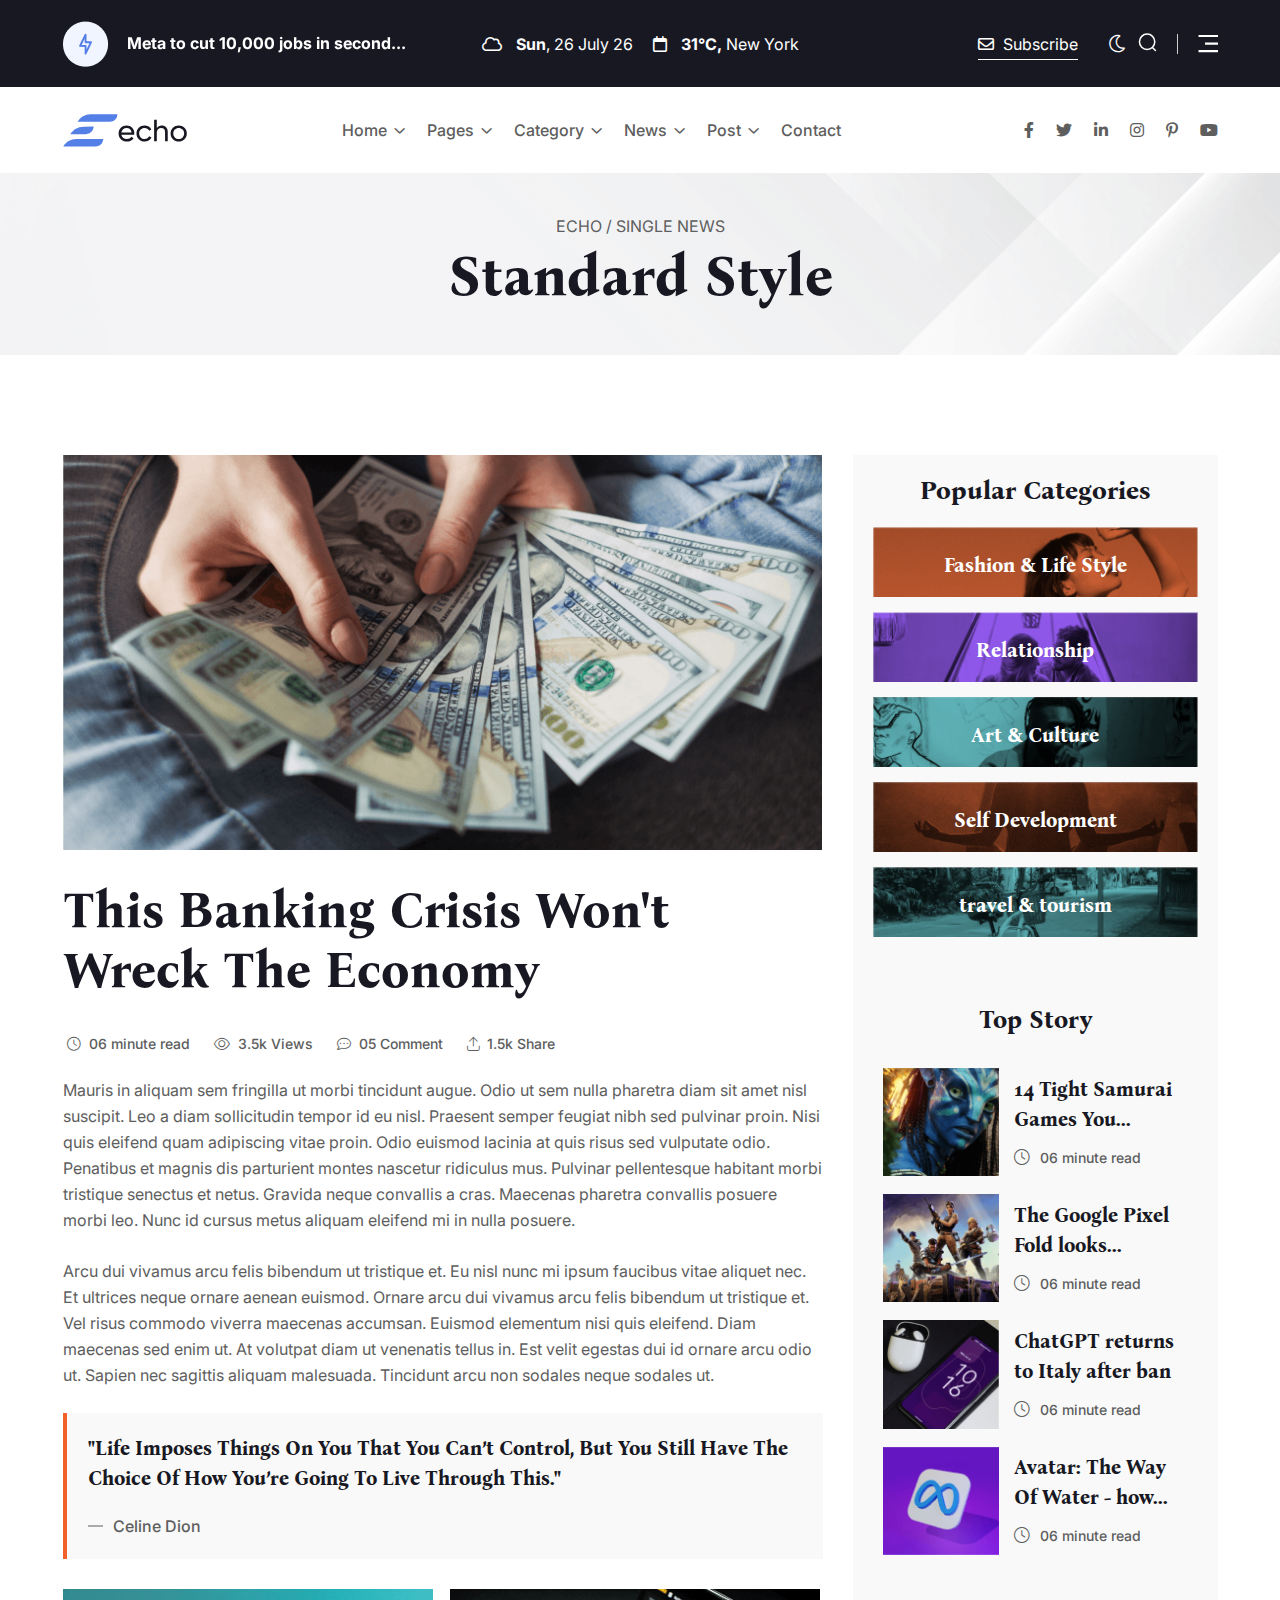
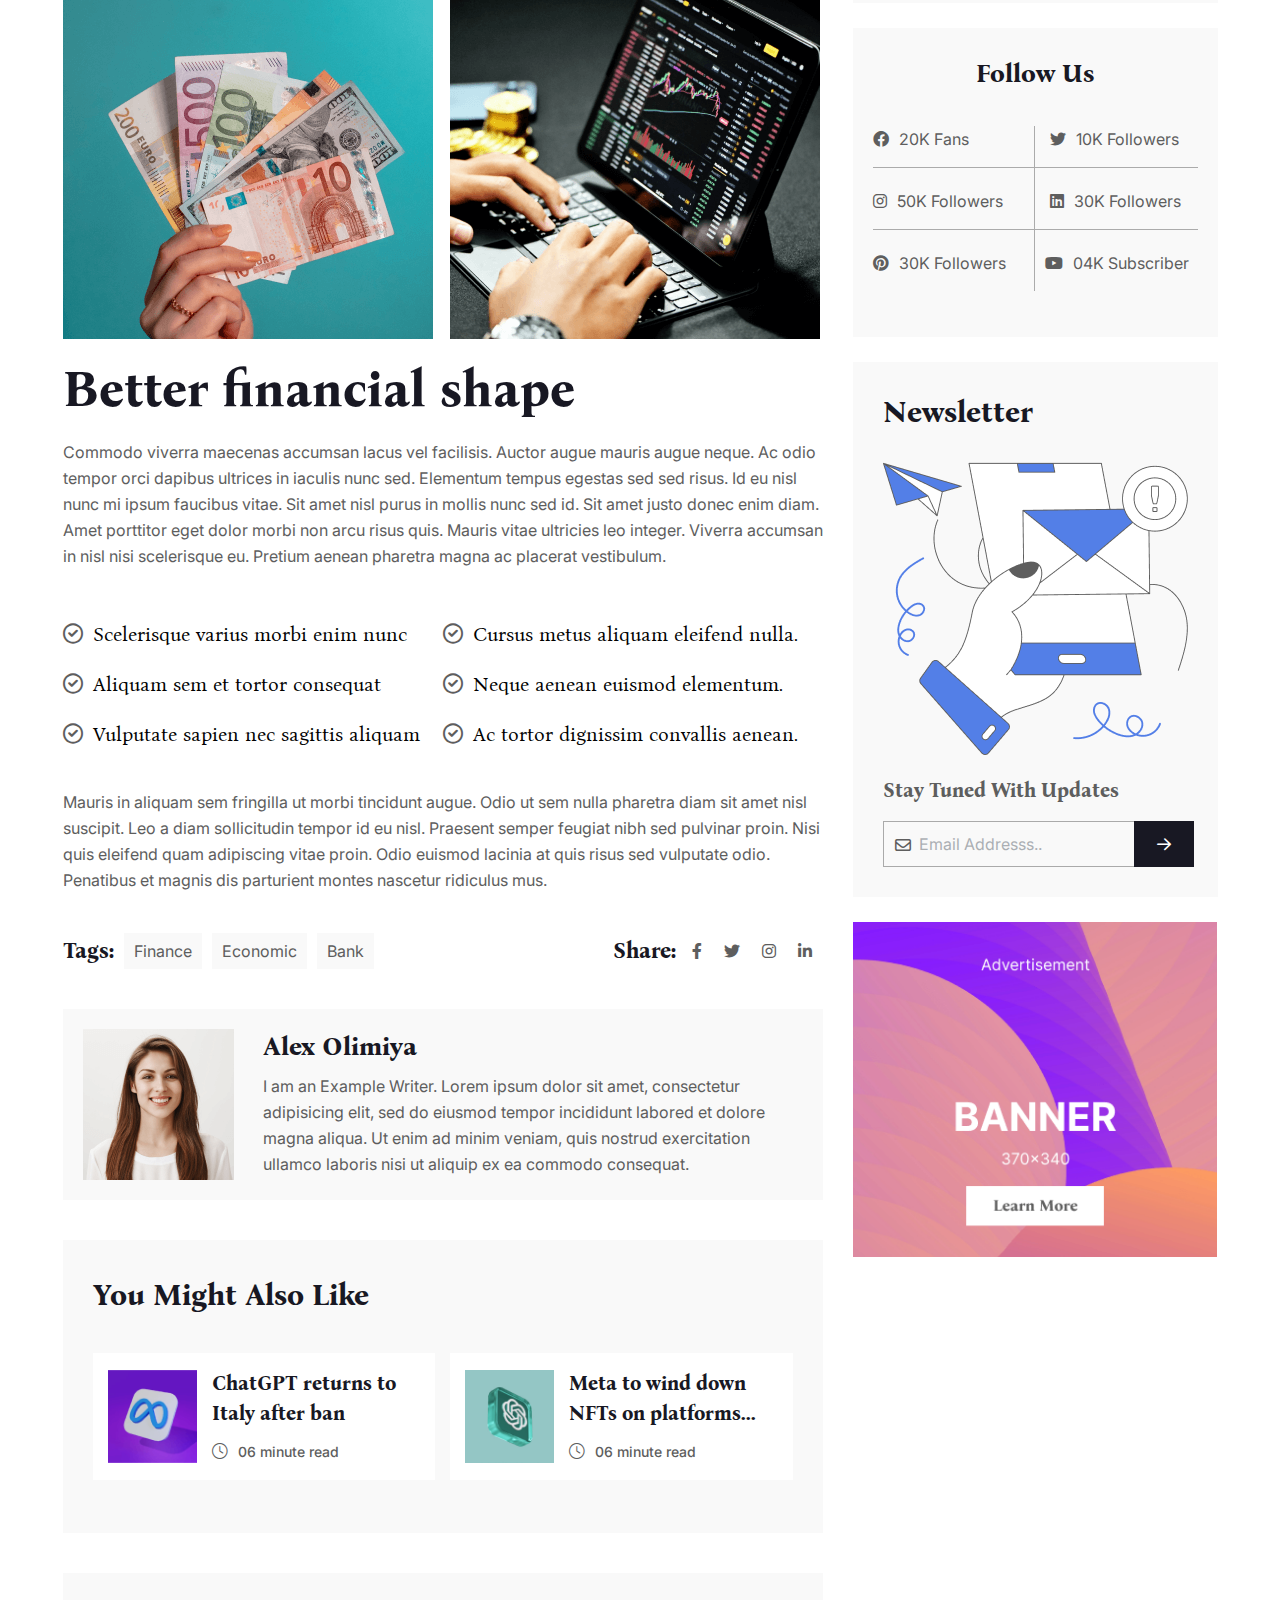
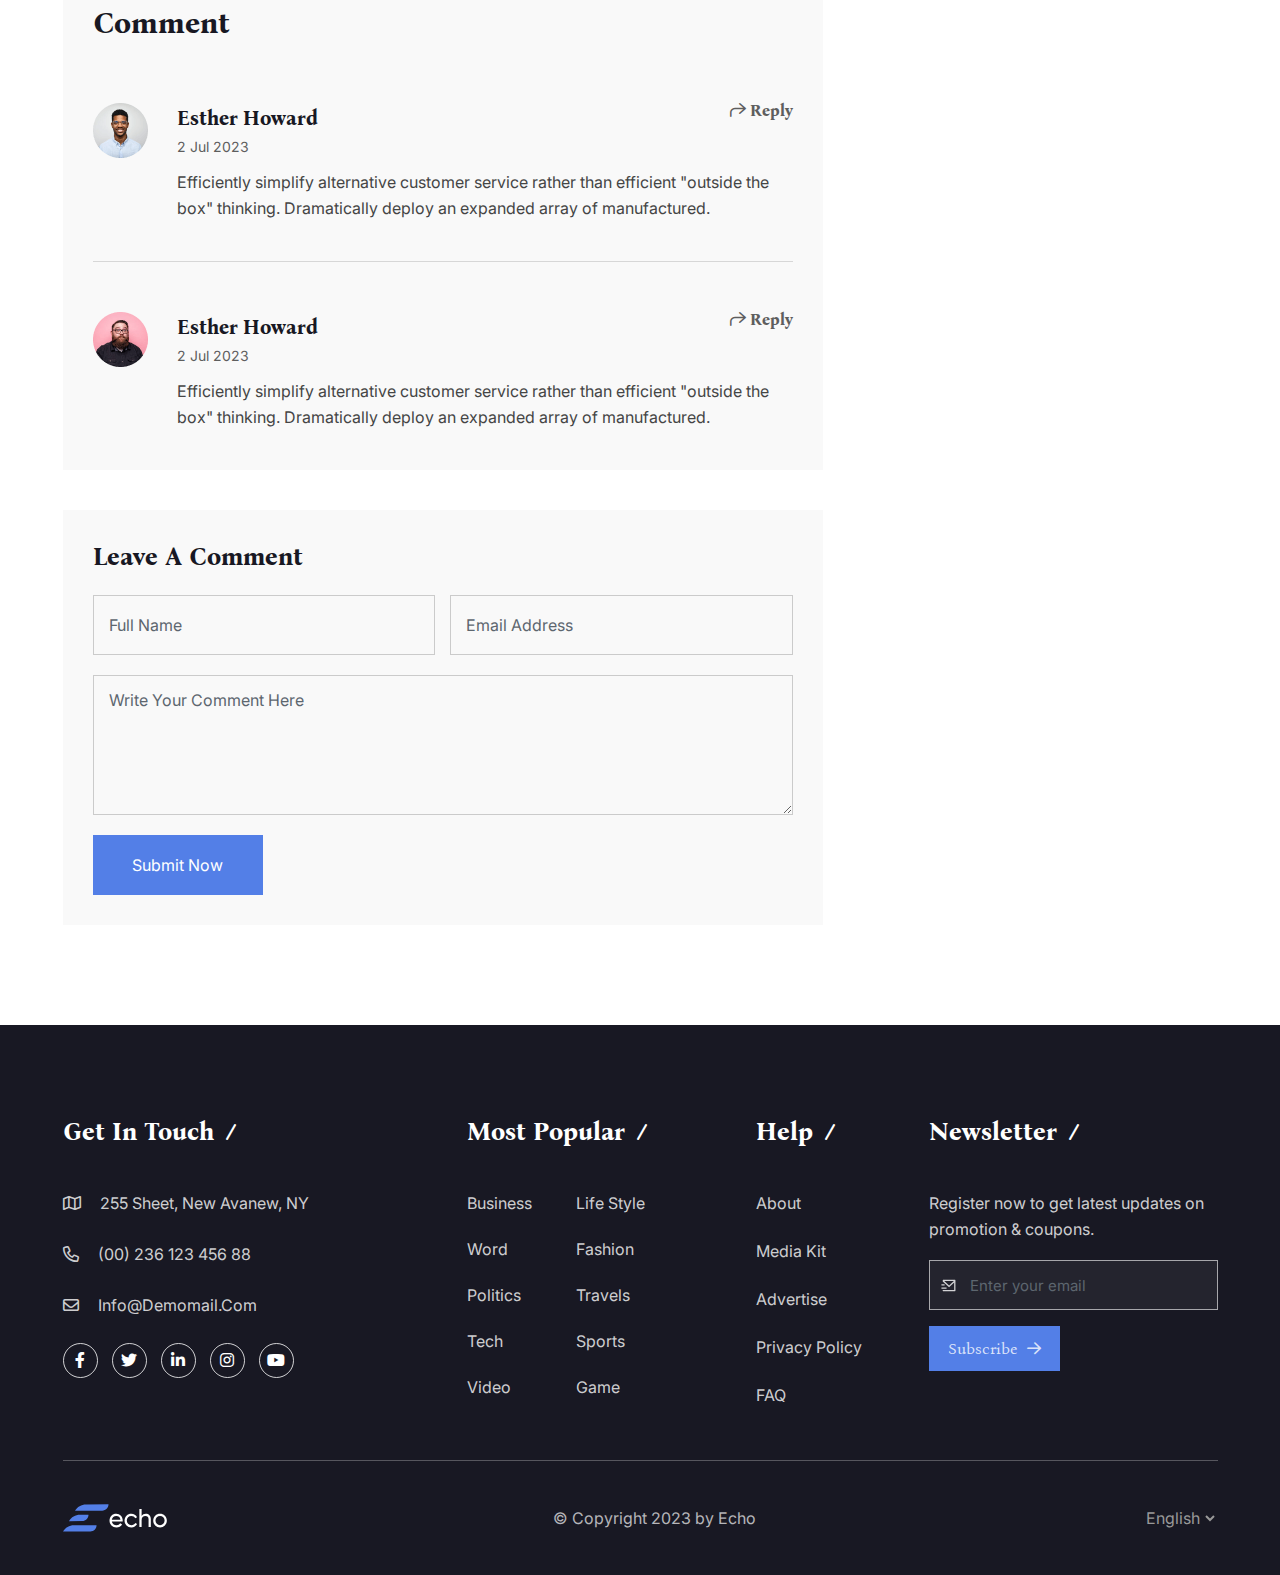
<file: post-style-1.html>
<!DOCTYPE html>
<html lang="en" data-theme="light">

<head>
    <meta charset="UTF-8">
    <meta http-equiv="X-UA-Compatible" content="IE=edge">
    <meta name="viewport" content="width=device-width, initial-scale=1.0">
    <title>Post Style 1</title>
    <link rel="shortcut icon" href="assets/images/fav.png" type="image/x-icon">

    <link rel="stylesheet preload" href="assets/css/plugins/fontawesome-5.css" as="style">
    <link rel="stylesheet preload" href="assets/css/vendor/bootstrap.min.css" as="style">
    <link rel="stylesheet preload" href="assets/css/vendor/swiper.css" as="style">
    <link rel="stylesheet preload" href="assets/css/vendor/metismenu.css" as="style">
    <link rel="stylesheet preload" href="assets/css/vendor/magnific-popup.css" as="style">
    <link rel="stylesheet preload" href="assets/css/style.css" as="style">
</head>

<body class="innerpage">
    <!-- Start Top Header Area -->

    <!-- Start Top Header Area -->
    <header class="echo-header-area">
        <div class="echo-header-top">
            <div class="container">
                <div class="echo-full-header-top">
                    <div class="row align-items-center plr_md--30">
                        <div class="col-xl-4 col-lg-4 d-none d-lg-block">
                            <div class="echo-meta-total-jobs">
                                <div class="echo-meta-jobs-icons">
                                    <img src="assets/images/home-1/header-top/home-1-header-top.png" alt="Echo">
                                </div>
                                <div class="echo-meta-jobs-text">
                                    <div class="swiper rt-treding-slider10">
                                        <div class="swiper-wrapper">
                                            <div class="swiper-slide">
                                                <span>Meta to cut 10,000 jobs in second...</span>
                                            </div>
                                            <div class="swiper-slide">
                                                <span>Elevating Your Office Attire...</span>
                                            </div>
                                            <div class="swiper-slide">
                                                <span>Beauty and Wellness Secrets...</span>
                                            </div>
                                        </div>
                                    </div>
                                </div>
                            </div>
                        </div>
                        <div class="col-xl-4 col-lg-4 col-md-6 col-sm-7 col-8">
                            <div class="echo-header-top-date">
                                <div class="echo-day-name">
                                    <span><i class="fa-regular fa-cloud"></i></span>
                                    <span id="echo-day" class="echo-home-day"></span>
                                    <span id="echo-date"></span>
                                </div>
                                <div class="echo-date-time">
                                    <span><i class="fa-regular fa-calendar"></i></span>
                                    <span><strong>31°C,</strong> New York </span>
                                </div>
                            </div>
                        </div>
                        <div class="col-xl-4 col-lg-4 col-md-6 col-sm-5 col-4 position-relative">
                            <div class="echo-header-top-subs-social-menu">
                                <div class="echo-header-top-subs-social">
                                    <div class="echo-subscribe home-2-menu-after echo-header-top-subscribe-btn">
                                        <a href="javascript:void(0)" class="echo-py-btn" onclick="document.getElementById('id01').style.display='inline'"><i class="fa-regular fa-envelope"></i> Subscribe</a>
                                    </div>
                                    <div class="echo-header-top-social-media">
                                        <div class="rts-darkmode">
                                            <a id="rts-data-toggle" class="rts-dark-light">
                                                <i class="rts-go-dark fal fa-moon"></i>
                                                <i class="rts-go-light far fa-sun"></i>
                                            </a>
                                        </div>
                                        <a href="#" id="search" class="echo-header-top-search-btn search-icon action-item icon">
                                            <svg width="19" height="19" viewBox="0 0 19 19" fill="none" xmlns="http://www.w3.org/2000/svg">
                                                <path d="M9.11556 16.431C13.3485 16.431 16.78 12.9996 16.78 8.76665C16.78 4.53373 13.3485 1.10226 9.11556 1.10226C4.88264 1.10226 1.45117 4.53373 1.45117 8.76665C1.45117 12.9996 4.88264 16.431 9.11556 16.431Z" stroke="white" stroke-width="1.5" stroke-linecap="round" stroke-linejoin="round"></path>
                                                <path d="M14.4463 14.4954L17.4512 17.4925" stroke="white" stroke-width="1.5" stroke-linecap="round" stroke-linejoin="round"></path>
                                            </svg>
                                        </a>
                                        <div class="search-input-area">
                                            <div class="container">
                                                <div class="search-input-inner">
                                                    <div class="input-div">
                                                        <input id="searchInput1" class="search-input" type="text" placeholder="Search by keyword or #">
                                                    </div>
                                                    <div class="search-close-icon"><i class="fa-regular fa-xmark-large rt-xmark"></i></div>
                                                </div>
                                            </div>
                                        </div>
                                    </div>
                                    <div class="echo-header-top-menu-bar menu-btn">
                                        <a href="javascript:void(0)">
                                            <svg width="20" height="19" viewBox="0 0 20 19" fill="none" xmlns="http://www.w3.org/2000/svg">
                                                <path d="M0.526001 0.953461H20V3.11724H0.526001V0.953461ZM7.01733 8.52668H20V10.6905H7.01733V8.52668ZM0.526001 16.0999H20V18.2637H0.526001V16.0999Z" fill="#5E5E5E" />
                                            </svg>
                                        </a>
                                    </div>
                                </div>
                            </div>
                        </div>
                    </div>
                </div>
            </div>
        </div>
        <!-- Start Home-1 Menu & Site Logo & Social Media -->
        <div class="echo-home-1-menu">
            <div class="echo-site-main-logo-menu-social">
                <div class="container">
                    <div class="row align-items-center">
                        <div class="col-xl-2 col-lg-2 col-7">
                            <div class="echo-site-logo">
                                <a class="logo-light" href="index.html"><img src="assets/images/home-1/site-logo/site-logo.svg" alt="Echo"></a>
                                <a class="logo-dark" href="index.html"><img src="assets/images/home-1/site-logo/site-logo-dark.svg" alt="Echo"></a>
                            </div>
                        </div>
                        <div class="col-xl-7 col-lg-7 d-lg-block d-none">
                            <nav>
                                <div class="echo-home-1-menu">
                                    <ul class="list-unstyled echo-desktop-menu">
                                        <li class="menu-item echo-has-dropdown">
                                            <a href="#" class="echo-dropdown-main-element active">Home</a>
                                            <!-- Start Dropdown Menu -->
                                            <ul class="echo-submenu list-unstyled menu-home">
                                                <li class="nav-item"><a href="index.html">Home 01 - Main</a></li>
                                                <li class="nav-item"><a href="index-two.html">Home 02 - Fashion</a></li>
                                                <li class="nav-item"><a href="index-three.html">Home 03 - Technology</a></li>
                                                <li class="nav-item"><a class="mobile-menu-link" href="index-four.html">Home 04 - Gamming</a></li>
                                            </ul>
                                            <!-- End Dropdown Menu -->
                                        </li>
                                        <li class="menu-item echo-has-dropdown">
                                            <a href="#" class="echo-dropdown-main-element">Pages</a>
                                            <ul class="echo-submenu list-unstyled menu-pages">
                                                <li class="nav-item"><a href="about.html">About</a></li>
                                                <li class="nav-item"><a href="author.html">Author</a></li>
                                                <li class="nav-item"><a href="team.html">Team</a></li>
                                                <li class="nav-item"><a href="404.html">Error Page</a></li>
                                            </ul>
                                        </li>
                                        <li class="menu-item echo-has-dropdown">
                                            <a href="#" class="echo-dropdown-main-element">Category</a>
                                            <ul class="echo-submenu list-unstyled menu-pages">
                                                <li class="nav-item"><a href="category-style-1.html">Category Style 1</a></li>
                                                <li class="nav-item"><a href="category-style-2.html">Category Style 2</a></li>
                                                <li class="nav-item"><a href="category-style-3.html">Category Style 3</a></li>
                                            </ul>
                                        </li>
                                        <li class="menu-item echo-has-dropdown">
                                            <a href="#" class="echo-dropdown-main-element">News</a>
                                            <ul class="mega-menu list-unstyled menu-pages">
                                                <li class="nav-item"><a href="post-style-1.html">
                                                        <div class="mega-menu-item">
                                                            <div class="mega-menu-img img-transition-scales">
                                                                <img src="assets/images/home-1/latest-news/item-1.png" alt="Echo" class="img-hovers">
                                                            </div>
                                                            <div class="mega-menu-title">
                                                                <h5>Xi, Putin hail 'new era'....</h5>
                                                            </div>
                                                        </div>
                                                    </a></li>
                                                <li class="nav-item"><a href="post-style-2.html">
                                                        <div class="mega-menu-item">
                                                            <div class="mega-menu-img img-transition-scales">
                                                                <img src="assets/images/home-1/latest-news/item-2.png" alt="Echo" class="img-hovers">
                                                            </div>
                                                            <div class="mega-menu-title">
                                                                <h5>Elon Musk's global empire....</h5>
                                                            </div>
                                                        </div>
                                                    </a></li>
                                                <li class="nav-item"><a href="post-style-3.html">
                                                        <div class="mega-menu item">
                                                            <div class="mega-menu-img img-transition-scales">
                                                                <img src="assets/images/home-1/latest-news/item-3.png" alt="Echo" class="img-hovers">
                                                            </div>
                                                            <div class="mega-menu-title">
                                                                <h5>Sri Lanka to receive first ....</h5>
                                                            </div>
                                                        </div>
                                                    </a></li>
                                                <li class="nav-item"><a href="post-details.html">
                                                        <div class="mega-menu item">
                                                            <div class="mega-menu-img img-transition-scales">
                                                                <img src="assets/images/home-1/latest-news/item-4.png" alt="Echo" class="img-hovers">
                                                            </div>
                                                            <div class="mega-menu-title">
                                                                <h5>Turkey earthquake prepare....</h5>
                                                            </div>
                                                        </div>
                                                    </a></li>
                                            </ul>
                                        </li>
                                        <li class="menu-item echo-has-dropdown">
                                            <a href="#" class="echo-dropdown-main-element">Post</a>
                                            <ul class="echo-submenu list-unstyled menu-pages">
                                                <li class="nav-item"><a href="post-style-1.html">Post Style 1</a></li>
                                                <li class="nav-item"><a href="post-style-2.html">Post Style 2</a></li>
                                                <li class="nav-item"><a href="post-style-3.html">Post Style 3</a></li>
                                                <li class="nav-item"><a href="post-details.html">Post Details</a></li>
                                            </ul>
                                        </li>
                                        <li class="menu-item"><a href="contact.html" class="echo-dropdown-main-element">Contact</a></li>
                                    </ul>
                                </div>
                            </nav>
                        </div>
                        <div class="col-xl-3 col-lg-3 col-5">
                            <div class="echo-home-1-social-media-icons">
                                <ul class="list-unstyled social-area">
                                    <li><a href="#"><i class="fa-brands fa-facebook-f"></i></a></li>
                                    <li><a href="#"><i class="fa-brands fa-twitter"></i></a></li>
                                    <li><a href="#"><i class="fa-brands fa-linkedin-in"></i></a></li>
                                    <li><a href="#"><i class="fa-brands fa-instagram"></i></a></li>
                                    <li><a href="#"><i class="fa-brands fa-pinterest-p"></i></a></li>
                                    <li><a href="#"><i class="fa-brands fa-youtube"></i></a></li>
                                </ul>
                                <div class="echo-header-top-menu-bar menu-btn">
                                    <a href="javascript:void(0)">
                                        <svg width="20" height="19" viewBox="0 0 20 19" fill="none" xmlns="http://www.w3.org/2000/svg">
                                            <path d="M0.526001 0.953461H20V3.11724H0.526001V0.953461ZM7.01733 8.52668H20V10.6905H7.01733V8.52668ZM0.526001 16.0999H20V18.2637H0.526001V16.0999Z" fill="#5E5E5E" />
                                        </svg>
                                    </a>
                                </div>
                            </div>
                        </div>
                    </div>
                </div>
            </div>
        </div>
        <!-- End Home-1 Menu & Site Logo & Social Media -->
    </header>
    <!-- End Top Header Area -->

    <!-- side bar for desktop -->
    <div id="side-bar" class="side-bar header-one">
        <div class="inner">
            <button class="close-icon-menu"><i class="far fa-times"></i></button>
            <!-- inner menu area desktop start -->
            <div class="inner-main-wrapper-desk d-none d-lg-block">
                <div class="thumbnail">
                    <img src="assets/images/sidemenu-logo.svg" alt="echo">
                </div>
                <div class="inner-content">
                    <div class="category-menu-area">
                        <ul class="category-area">
                            <li class="item">
                                <div class="image-area">
                                    <a href="#">
                                        <img src="assets/images/category-style-1/1.png" alt="">
                                    </a>
                                </div>
                                <div class="content">
                                    <div class="recent-post-title">
                                        <a href="#">The incident began as an argument among.</a>
                                        <p class="desc"></p>
                                    </div>
                                </div>
                            </li>
                            <li class="item">
                                <div class="image-area"><a href="#"><img src="assets/images/category-style-1/2.png" alt=""></a></div>
                                <div class="content">
                                    <div class="recent-post-title">
                                        <a href="#">The incident began as an argument among.</a>
                                    </div>
                                </div>
                            </li>
                        </ul>
                    </div>
                    <div class="newsletter-form">
                        <div class="form-inner">
                            <div class="content">
                                <div class="newsletter-image">
                                    <img src="assets/images/home-1/feature-right/news-item-1.png" alt="">
                                </div>
                                <h3 class="title">Get Newsletter</h3>
                                <p class="desc">Notification products, updates</p>
                            </div>
                            <form action="#">
                                <div class="input-div">
                                    <input type="email" placeholder="Your email..." required>
                                </div>
                                <button type="submit" class="subscribe-btn">Subscribe Now</button>
                            </form>
                        </div>
                    </div>
                </div>
            </div>
        </div>
        <!-- mobile menu area start -->
        <div class="mobile-menu d-block d-lg-none">
            <nav class="nav-main mainmenu-nav mt--30">
                <ul class="mainmenu" id="mobile-menu-active">
                    <li class="has-droupdown">
                        <a href="#" class="main">Home</a>
                        <ul class="submenu">
                            <li><a class="mobile-menu-link" href="index.html">Home 01 - Main</a></li>
                            <li><a class="mobile-menu-link" href="index-two.html">Home 02 - Fashion</a></li>
                            <li><a class="mobile-menu-link" href="index-three.html">Home 03 - Technology</a></li>
                            <li><a class="mobile-menu-link" href="index-four.html">Home 04 - Gamming</a></li>
                        </ul>
                    </li>
                    <li class="menu-item"><a class="main mobile-menu-link" href="about.html">About</a></li>
                    <li class="has-droupdown">
                        <a href="#" class="main">Category</a>
                        <ul class="submenu">
                            <li><a class="mobile-menu-link" href="category-style-1.html">Category Style 1</a></li>
                            <li><a class="mobile-menu-link" href="category-style-2.html">Category Style 2</a></li>
                            <li><a class="mobile-menu-link" href="category-style-3.html">Category Style 3</a></li>
                        </ul>
                    </li>
                    <li class="has-droupdown">
                        <a href="#" class="main">Features</a>
                        <ul class="submenu">
                            <li><a class="mobile-menu-link" href="author.html">Author</a></li>
                            <li><a class="mobile-menu-link" href="team.html">Team</a></li>
                            <li><a class="mobile-menu-link" href="404.html">Error Page</a></li>
                        </ul>
                    </li>
                    <li class="has-droupdown">
                        <a href="#" class="main">Post</a>
                        <ul class="submenu">
                            <li><a class="mobile-menu-link" href="post-style-1.html">Post Style 1</a></li>
                            <li><a class="mobile-menu-link" href="post-style-2.html">Post Style 2</a></li>
                            <li><a class="mobile-menu-link" href="post-style-3.html">Post Style 3</a></li>
                            <li><a class="mobile-menu-link" href="post-details.html">Post Details</a></li>
                        </ul>
                    </li>
                    <li class="menu-item"><a class="main mobile-menu-link" href="contact.html">Contact</a></li>
                </ul>
            </nav>

            <div class="social-wrapper-one">
                <ul>
                    <li>
                        <a href="#">
                            <i class="fa-brands fa-facebook-f"></i>
                        </a>
                    </li>
                    <li>
                        <a href="#">
                            <i class="fa-brands fa-twitter"></i>
                        </a>
                    </li>
                    <li>
                        <a href="#">
                            <i class="fa-brands fa-youtube"></i>
                        </a>
                    </li>
                    <li>
                        <a href="#">
                            <i class="fa-brands fa-instagram"></i>
                        </a>
                    </li>
                    <li>
                        <a href="#">
                            <i class="fa-brands fa-linkedin-in"></i>
                        </a>
                    </li>
                </ul>
            </div>
        </div>
        <!-- mobile menu area end -->
    </div>
    <!-- header style two End -->
    <!-- Start Subscribe Popup Box -->
    <div class="echo-popup-model" id="id01">
        <div class="echo-popup-transition">
            <div class="model-content animate-subscribe-popup">
                <a href="javascript:void(0)" onclick="document.getElementById('id01').style.display='none'"><i class="fa-regular fa-xmark"></i></a>
                <div class="echo-p-flexing">
                    <div class="echo-p-img">
                        <img src="assets/images/home-1/feature-right/news-item-1.png" alt="Echo">
                    </div>
                    <div class="form">
                        <div class="echo-p-sub-heading">
                            <p>Weekly Updates</p>
                        </div>
                        <div class="echo-p-sub-heading">
                            <h3>Let's join our newsletter!</h3>
                        </div>
                        <form method="POST">
                            <input type="email" required placeholder="Enter Your Email..">
                            <button type="submit">Submit</button>
                        </form>
                        <div class="echo-bottom-popup">
                            <p>Do not worry we don't spam!</p>
                        </div>
                    </div>
                </div>
            </div>
        </div>
    </div>
    <!-- End Subscribe Popup Box -->
    <!-- End Top Header Area -->

    <!-- start breadcrumb area -->
    <!-- rts breadcrumba area start -->
    <div class="echo-breadcrumb-area">
        <div class="container">
            <div class="row">
                <div class="col-lg-12">
                    <!-- bread crumb inner wrapper -->
                    <div class="breadcrumb-inner text-center">
                        <div class="meta">
                            <a href="#" class="prev">ECHO /</a>
                            <a href="#" class="next">Single News</a>
                        </div>
                        <h1 class="title">Standard Style</h1>
                    </div>
                    <!-- bread crumb inner wrapper end -->
                </div>
            </div>
        </div>
    </div>
    <!-- rts breadcrumba area end -->
    <!-- end breadcrumb area -->

    <section class="echo-hero-section inner inner-post">
        <div class="echo-hero">
            <div class="container">
                <div class="echo-full-hero-content">
                    <div class="row gx-5 sticky-coloum-wrap">
                        <div class="col-xl-8 col-lg-8">
                            <div class="echo-hero-baner">
                                <div class="echo-inner-img-ct-1  img-transition-scale">
                                    <a href="post-details.html"><img src="assets/images/category-style-1/item-1.png" alt="Echo" class="post-style-1-frist-hero-img"></a>
                                </div>
                                <h2 class="echo-hero-title text-capitalize font-weight-bold"><a href="post-details.html" class="title-hover">This banking crisis won't wreck the economy</a></h2>
                                <div class="echo-hero-area-titlepost-post-like-comment-share">
                                    <div class="echo-hero-area-like-read-comment-share">
                                        <a href="#"><i class="fa-light fa-clock"></i> 06 minute read</a>
                                    </div>
                                    <div class="echo-hero-area-like-read-comment-share">
                                        <a href="#"><i class="fa-light fa-eye"></i> 3.5k Views</a>
                                    </div>
                                    <div class="echo-hero-area-like-read-comment-share">
                                        <a href="#"><i class="fa-light fa-comment-dots"></i> 05 Comment</a>
                                    </div>
                                    <div class="echo-hero-area-like-read-comment-share">
                                        <a href="#"><i class="fa-light fa-arrow-up-from-bracket"></i> 1.5k Share</a>
                                    </div>
                                </div>
                                <p class="echo-hero-discription">Mauris in aliquam sem fringilla ut morbi tincidunt augue. Odio ut sem nulla pharetra diam sit amet nisl suscipit. Leo a diam sollicitudin tempor id eu nisl. Praesent semper feugiat nibh sed pulvinar proin. Nisi quis
                                    eleifend quam adipiscing vitae proin. Odio euismod lacinia at quis risus sed vulputate odio.
                                    Penatibus et magnis dis parturient montes nascetur ridiculus mus. Pulvinar pellentesque habitant morbi tristique
                                    senectus et netus. Gravida neque convallis a cras. Maecenas pharetra convallis posuere morbi leo. Nunc id cursus metus aliquam eleifend mi in nulla posuere.
                                </p>
                                <p class="echo-hero-discription">Arcu dui vivamus arcu felis bibendum ut tristique et. Eu nisl nunc mi ipsum faucibus vitae aliquet nec.
                                    Et ultrices neque ornare aenean euismod. Ornare arcu dui vivamus arcu felis bibendum ut tristique et. Vel risus commodo viverra maecenas accumsan. Euismod elementum nisi quis eleifend.
                                    Diam maecenas sed enim ut. At volutpat diam ut venenatis tellus in. Est velit egestas dui id ornare arcu odio ut. Sapien nec sagittis aliquam malesuada. Tincidunt arcu non sodales neque sodales ut.
                                </p>
                            </div>
                            <div class="echo-quote-area">
                                <h2 class="quote-title">"Life imposes things on you that you can’t control, but you still have the choice of how you’re going to live through this."</h2>
                                <p class="author">Celine Dion</p>
                            </div>
                            <div class="echo-financial-area">
                                <div class="image-area">
                                    <div class="row">
                                        <div class="col-lg-6 col-md-6 col-sm-6">
                                            <img src="assets/images/home-1/trending-left/item-7.png" alt="blog" class="post-style-1-new-img">
                                        </div>
                                        <div class="col-lg-6 col-md-6 col-sm-6">
                                            <img src="assets/images/home-1/trending-left/item-8.png" alt="blog" class="post-style-1-new-img">
                                        </div>
                                    </div>
                                </div>
                                <div class="content">
                                    <h3 class="title">Better financial shape</h3>
                                    <p class="desc">Commodo viverra maecenas accumsan lacus vel facilisis. Auctor augue mauris augue neque. Ac odio tempor orci dapibus ultrices in iaculis nunc sed. Elementum tempus egestas sed sed risus. Id eu nisl nunc mi ipsum faucibus vitae. Sit amet nisl purus in mollis nunc sed id. Sit amet justo donec enim diam. Amet porttitor eget dolor morbi non arcu risus quis. Mauris vitae ultricies leo integer. Viverra accumsan in nisl nisi scelerisque eu. Pretium aenean pharetra magna ac placerat vestibulum. </p>
                                    <ul class="content-wrapper first">
                                        <li class="wrapper-item">Scelerisque varius morbi enim nunc</li>
                                        <li class="wrapper-item">Cursus metus aliquam eleifend nulla.</li>
                                        <li class="wrapper-item">Aliquam sem et tortor consequat</li>
                                        <li class="wrapper-item">Neque aenean euismod elementum.</li>
                                        <li class="wrapper-item">Vulputate sapien nec sagittis aliquam</li>
                                        <li class="wrapper-item">Ac tortor dignissim convallis aenean.</li>
                                    </ul>
                                    <p class="desc">Mauris in aliquam sem fringilla ut morbi tincidunt augue. Odio ut sem nulla pharetra diam sit amet nisl suscipit. Leo a diam sollicitudin tempor id eu nisl. Praesent semper feugiat nibh sed pulvinar proin. Nisi quis eleifend quam adipiscing vitae proin. Odio euismod lacinia at quis risus sed vulputate odio. Penatibus et magnis dis parturient montes nascetur ridiculus mus.</p>
                                    <div class="row  align-items-center">
                                        <div class="col-lg-6 col-md-6 col-sm-12">
                                            <div class="details-tag">
                                                <h6>Tags:</h6>
                                                <button>Finance</button>
                                                <button>Economic</button>
                                                <button>Bank</button>
                                            </div>
                                        </div>
                                        <div class="col-lg-6 col-md-6 col-sm-12">
                                            <div class="details-share">
                                                <h6>Share:</h6>
                                                <button><i class="fab fa-facebook-f"></i></button>
                                                <button><i class="fab fa-twitter"></i></button>
                                                <button><i class="fab fa-instagram"></i></button>
                                                <button><i class="fab fa-linkedin-in"></i></button>
                                            </div>
                                        </div>
                                    </div>
                                </div>
                            </div>
                            <div class="echo-author-area">
                                <div class="image-area">
                                    <img src="assets/images/home-1/trending-left/lady.png" alt="author">
                                </div>
                                <div class="content">
                                    <h5 class="title">Alex Olimiya</h5>
                                    <p class="desc">I am an Example Writer. Lorem ipsum dolor sit amet, consectetur adipisicing elit, sed do eiusmod tempor incididunt labored et dolore magna aliqua. Ut enim ad minim veniam, quis nostrud exercitation ullamco laboris nisi ut aliquip ex ea commodo consequat.</p>
                                </div>
                            </div>
                            <div class="echo-more-news-area">
                                <h3 class="title">You Might Also Like</h3>
                                <div class="inner">
                                    <div class="row">
                                        <div class="col-lg-6 col-md-6 col-sm-12">
                                            <div class="echo-top-story">
                                                <div class="echo-story-picture img-transition-scale">
                                                    <a href="post-details.html"><img src="assets/images/home-1/trending-left/item-9.png" alt="Echo" class="img-hover"></a>
                                                </div>
                                                <div class="echo-story-text">
                                                    <h6><a href="#" class="title-hover">ChatGPT returns to Italy after ban</a></h6>
                                                    <a href="#" class="pe-none"><i class="fa-light fa-clock"></i> 06 minute read</a>
                                                </div>
                                            </div>
                                        </div>
                                        <div class="col-lg-6 col-md-6 col-sm-12">
                                            <div class="echo-top-story">
                                                <div class="echo-story-picture img-transition-scale">
                                                    <a href="post-details.html"><img src="assets/images/home-1/trending-left/item-10.png" alt="Echo" class="img-hover"></a>
                                                </div>
                                                <div class="echo-story-text">
                                                    <h6><a href="#" class="title-hover">Meta to wind down NFTs on platforms...</a></h6>
                                                    <a href="#" class="pe-none"><i class="fa-light fa-clock"></i> 06 minute read</a>
                                                </div>
                                            </div>
                                        </div>
                                    </div>
                                </div>
                            </div>
                            <div class="echo-reply-area">
                                <h5 class="title">Comment</h5>
                                <ul class="comment-inner">
                                    <li class="wrapper">
                                        <div class="image-area">
                                            <img src="assets/images/home-1/trending-left/commentator-1.png" alt="author">
                                        </div>
                                        <div class="content">
                                            <h5 class="title">Esther Howard</h5>
                                            <a href="#" class="pe-none">2 Jul 2023</a>
                                            <p class="desc">Efficiently simplify alternative customer service rather than efficient "outside the box" thinking. Dramatically deploy an expanded array of manufactured.</p>
                                        </div>
                                        <div class="reply"><i class="fa-regular fa-share"></i> Reply</div>
                                    </li>
                                    <li class="wrapper">
                                        <div class="image-area">
                                            <img src="assets/images/home-1/trending-left/commentator-2.png" alt="author">
                                        </div>
                                        <div class="content">
                                            <h5 class="title">Esther Howard</h5>
                                            <a href="#" class="pe-none">2 Jul 2023</a>
                                            <p class="desc">Efficiently simplify alternative customer service rather than efficient "outside the box" thinking. Dramatically deploy an expanded array of manufactured.</p>
                                        </div>
                                        <div class="reply"><i class="fa-regular fa-share"></i> Reply</div>
                                    </li>
                                </ul>
                            </div>
                            <div class="echo-comment-box">
                                <div class="comment-box-inner">
                                    <h5 class="title">Leave A Comment</h5>
                                    <form action="#">
                                        <div class="row">
                                            <div class="col-lg-6">
                                                <input type="text" placeholder="Full Name" required>
                                            </div>
                                            <div class="col-lg-6">
                                                <input type="email" placeholder="Email Address" required>
                                            </div>
                                            <div class="col-lg-12">
                                                <textarea name="text" placeholder="Write Your Comment Here"></textarea>
                                            </div>
                                            <div class="col-12">
                                                <button type="submit" class="submit-btn">Submit Now</button>
                                            </div>
                                        </div>
                                    </form>
                                </div>
                            </div>
                        </div>
                        <div class="col-xl-4 col-lg-4 sticky-coloum-item">
                            <div class="echo-right-ct-1">
                                <div class="echo-popular-hl-img">
                                    <div class="echo-home-2-title">
                                        <div class="row">
                                            <div class="col-lg-12">
                                                <div class="echo-home-2-main-title">
                                                    <h5 class="text-capitalize text-center">Popular Categories</h5>
                                                </div>
                                            </div>
                                        </div>
                                    </div>
                                    <div class="echo-popular-item">
                                        <ul class="list-unstyled">
                                            <li><a href="category-style-1.html">
                                                    <h5>Fashion & Life Style</h5>
                                                </a></li>
                                            <li><a href="category-style-1.html">
                                                    <h5>Relationship</h5>
                                                </a></li>
                                            <li><a href="category-style-1.html">
                                                    <h5>Art & Culture</h5>
                                                </a></li>
                                            <li><a href="category-style-1.html">
                                                    <h5>Self Development</h5>
                                                </a></li>
                                            <li><a href="category-style-1.html">
                                                    <h5>travel & tourism</h5>
                                                </a></li>
                                        </ul>
                                    </div>
                                </div>
                                <div class="echo-home-1-hero-area-top-story">
                                    <h5 class="text-center">Top Story</h5>
                                    <div class="echo-top-story">
                                        <div class="echo-story-picture img-transition-scale">
                                            <a href="post-details.html"><img src="assets/images/category-style-1/item-9.png" alt="Echo" class="img-hover"></a>
                                        </div>
                                        <div class="echo-story-text">
                                            <h6><a href="#" class="title-hover">14 Tight Samurai Games You...</a></h6>
                                            <a href="#" class="pe-none"><i class="fa-light fa-clock"></i> 06 minute read</a>
                                        </div>
                                    </div>
                                    <div class="echo-top-story">
                                        <div class="echo-story-picture img-transition-scale">
                                            <a href="post-details.html"><img src="assets/images/category-style-1/item-6.png" alt="Echo" class="img-hover"></a>
                                        </div>
                                        <div class="echo-story-text">
                                            <h6><a href="#" class="title-hover">The Google Pixel Fold looks...</a></h6>
                                            <a href="#" class="pe-none"><i class="fa-light fa-clock"></i> 06 minute read</a>
                                        </div>
                                    </div>
                                    <div class="echo-top-story">
                                        <div class="echo-story-picture img-transition-scale">
                                            <a href="post-details.html"><img src="assets/images/category-style-1/item-7.png" alt="Echo" class="img-hover"></a>
                                        </div>
                                        <div class="echo-story-text">
                                            <h6><a href="#" class="title-hover">ChatGPT returns to Italy after ban</a></h6>
                                            <a href="#" class="pe-none"><i class="fa-light fa-clock"></i> 06 minute read</a>
                                        </div>
                                    </div>
                                    <div class="echo-top-story">
                                        <div class="echo-story-picture img-transition-scale">
                                            <a href="post-details.html"><img src="assets/images/category-style-1/item-8.png" alt="Echo" class="img-hover"></a>
                                        </div>
                                        <div class="echo-story-text">
                                            <h6><a href="#" class="title-hover">Avatar: The Way Of Water - how...</a></h6>
                                            <a href="#" class="pe-none"><i class="fa-light fa-clock"></i> 06 minute read</a>
                                        </div>
                                    </div>
                                </div>
                                <div class="echo-feature-area-right-site-follower">
                                    <div class="echo-home-2-title">
                                        <div class="row">
                                            <div class="col-lg-12">
                                                <div class="echo-home-2-main-title">
                                                    <h5 class="text-capitalize text-center">Follow Us</h5>
                                                </div>
                                            </div>
                                        </div>
                                    </div>
                                    <ul class="list-unstyled">
                                        <li><a href="#"><i class="fa-brands fa-facebook"></i>20K Fans</a></li>
                                        <li><a href="#"><i class="fa-brands fa-twitter"></i>10K Followers</a></li>
                                        <li><a href="#"><i class="fa-brands fa-instagram"></i>50K Followers</a></li>
                                        <li><a href="#"><i class="fa-brands fa-linkedin"></i>30K Followers</a></li>
                                        <li><a href="#"><i class="fa-brands fa-pinterest"></i>30K Followers</a></li>
                                        <li><a href="#"><i class="fa-brands fa-youtube"></i>04K Subscriber</a></li>
                                    </ul>
                                </div>
                                <div class="echo-feature-area-right-site-newsletter">
                                    <div class="echo-feature-area-rigth-site-newsletter-title">
                                        <h4>Newsletter</h4>
                                    </div>
                                    <div class="echo-feature-area-right-site-newsletter-img">
                                        <img src="assets/images/home-1/feature-right/news-item-1.png" alt="Echo">
                                    </div>
                                    <div class="echo-feature-area-right-site-sub-title">
                                        <p>Stay Tuned With Updates</p>
                                    </div>
                                    <div class="echo-feature-area-right-site-news-subscribe">
                                        <form action="POST">
                                            <div class="echo-feature-area-right-site-input-box">
                                                <input type="email" placeholder="Email Addresss.." required>
                                                <button type="submit"><i class="fa-regular fa-arrow-right"></i></button>
                                            </div>
                                        </form>
                                    </div>
                                </div>
                                <div class="echo-ct-1-add">
                                    <div class="echo-ct-add-img">
                                        <a href="#"><img src="assets/images/category-style-1/item-10.png" alt="Echo"></a>
                                    </div>
                                </div>
                            </div>
                        </div>
                    </div>
                </div>
            </div>
        </div>
    </section>

    <!-- Start Footer Area -->
    <!-- Start Footer Area -->
    <footer class="echo-footer-area" id="footer">
        <div class="container">
            <div class="echo-row">
                <div class="echo-footer-content-1">
                    <div class="echo-get-in-tuch">
                        <h4 class="text-capitalize">Get In Touch</h4>
                    </div>
                    <div class="echo-footer-address">
                        <span class="text-capitalize"><i class="fa-regular fa-map"></i> 255 Sheet, New Avanew, NY</span>
                        <span class="text-capitalize"><i class="fa-regular fa-phone"></i> (00) 236 123 456 88</span>
                        <span class="text-capitalize"><i class="fa-sharp fa-regular fa-envelope"></i>
                            info@demomail.com</span>
                        <div class="echo-footer-social-media">
                            <a href="#">
                                <i class="fa-brands fa-facebook-f"></i>
                            </a>
                            <a href="#">
                                <i class="fa-brands fa-twitter"></i>
                            </a>
                            <a href="#">
                                <i class="fa-brands fa-linkedin-in"></i>
                            </a>
                            <a href="#">
                                <i class="fa-brands fa-instagram"></i>
                            </a>
                            <a href="#">
                                <i class="fa-brands fa-youtube"></i>
                            </a>
                        </div>
                    </div>
                </div>
                <div class="echo-footer-content-2">
                    <div class="echo-get-in-tuch">
                        <h4 class="text-capitalize">Most Popular</h4>
                    </div>
                    <div class="echo-footer-most-popular">
                        <ul class="list-unstyled">
                            <li><a href="#">Business</a></li>
                            <li><a href="#">Life Style</a></li>
                            <li><a href="#">Word</a></li>
                            <li><a href="#">Fashion</a></li>
                            <li><a href="#">Politics</a></li>
                            <li><a href="#">Travels</a></li>
                            <li><a href="#">Tech</a></li>
                            <li><a href="#">Sports</a></li>
                            <li><a href="#">Video</a></li>
                            <li><a href="#">Game</a></li>
                        </ul>
                    </div>
                </div>
                <div class="echo-footer-content-3">
                    <div class="echo-get-in-tuch">
                        <h4 class="text-capitalize">Help</h4>
                    </div>
                    <div class="echo-footer-help">
                        <ul class="list-unstyled">
                            <li><a href="about.html">About</a></li>
                            <li><a href="#">Media Kit</a></li>
                            <li><a href="#">Advertise</a></li>
                            <li><a href="#">Privacy Policy</a></li>
                            <li><a href="#">FAQ</a></li>
                        </ul>
                    </div>
                </div>
                <div class="echo-footer-content-4">
                    <div class="echo-get-in-tuch">
                        <h4 class="text-capitalize">Newsletter</h4>
                    </div>
                    <div class="echo-footer-news-text">
                        <p>Register now to get latest updates on promotion & coupons.</p>
                    </div>
                    <div class="echo-subscribe-box-button">
                        <form action="POST">
                            <div class="echo-subscribe-input-fill">
                                <svg width="15" height="13" viewBox="0 0 15 13" fill="none" xmlns="http://www.w3.org/2000/svg">
                                    <path opacity="0.8" d="M14.4414 11.6674C14.4402 11.8345 14.3734 11.9944 14.2553 12.1127C14.1371 12.2309 13.9773 12.2979 13.8101 12.2993H2.34541C2.17792 12.2991 2.01736 12.2325 1.89899 12.114C1.78062 11.9955 1.71413 11.8348 1.71413 11.6674V11.0265H13.1687V3.58109L8.07777 8.16291L1.71413 2.43564V1.48109C1.71413 1.31232 1.78118 1.15045 1.90052 1.03111C2.01986 0.911772 2.18172 0.844727 2.3505 0.844727H13.805C13.9738 0.844727 14.1357 0.911772 14.255 1.03111C14.3744 1.15045 14.4414 1.31232 14.4414 1.48109V11.6674ZM3.26304 2.11745L8.07777 6.45109L12.8925 2.11745H3.26304ZM0.441406 8.48109H5.53232V9.75382H0.441406V8.48109ZM0.441406 5.29927H3.62322V6.572H0.441406V5.29927Z" fill="white" />
                                </svg>
                                <input type="email" placeholder="Enter your email" required>
                            </div>
                            <div class="echo-footer-area-subscribe-button">
                                <a href="#" class="echo-py-btn-border text-capitalize">subscribe</a>
                            </div>
                        </form>
                    </div>
                </div>
            </div>
            <div class="echo-footer-copyright-area">
                <div class="copyright-area-inner">
                    <div class="footer-logo"><a href="index.html"><img src="assets/images/home-1/site-logo/footer-logo-1.svg" alt="logo"></a></div>
                    <div class="copyright-content">
                        <h5 class="title">© Copyright 2023 by Echo</h5>
                    </div>
                    <div class="select-area">
                        <select name="lang" id="lang">
                            <option value="english">English</option>
                            <option value="bengali">Bengali</option>
                            <option value="arabic">Arabic</option>
                            <option value="hindi">Hindi</option>
                            <option value="urdu">Urdu</option>
                            <option value="french">French</option>
                            <option value="tamil">Tamil</option>
                            <option value="marathi">Marathi</option>
                        </select>
                    </div>
                </div>
            </div>
        </div>
    </footer>
    <!-- End Footer Area -->
    <!-- End Footer Area -->

    <!-- Start Scricpt Area -->

    <!--scroll top button-->
    <button class="scroll-top-btn">
        <i class="fa-regular fa-angles-up"></i>
    </button>
    <!--scroll top button end-->

    <div id="anywhere-home"></div>

    <script src="assets/js/vendor/jquery.min.js" defer></script>
    <script src="assets/js/plugins/audio.js" defer></script>
    <script src="assets/js/vendor/bootstrap.min.js" defer></script>
    <script src="assets/js/vendor/swiper.js" defer></script>
    <script src="assets/js/vendor/metisMenu.min.js" defer></script>
    <script src="assets/js/plugins/audio.js" defer></script>
    <script src="assets/js/plugins/magnific-popup.js" defer></script>
    <script src="assets/js/plugins/contact-form.js" defer></script>
    <script src="assets/js/plugins/resize-sensor.min.js" defer></script>
    <script src="assets/js/plugins/theia-sticky-sidebar.min.js" defer></script>

    <!-- main js file -->
    <script src="assets/js/main.js" defer></script>
    <!-- End Footer Area -->


</body>

</html>
</file>
<file: assets/css/vendor/metismenu.css>
.metismenu .arrow {
    float: right;
    line-height: 1.42857;
  }
  *[dir="rtl"] .metismenu .arrow {
    float: left;
  }
  
  /*
   * Require Bootstrap 3.x
   * https://github.com/twbs/bootstrap
  */
  
  .metismenu .glyphicon.arrow:before {
    content: "\e079";
  }
  .metismenu .mm-active > a > .glyphicon.arrow:before {
    content: "\e114";
  }
  
  /*
   * Require Font-Awesome
   * http://fortawesome.github.io/Font-Awesome/
  */
  
  .metismenu .fa.arrow:before {
    content: "\f104";
  }
  .metismenu .mm-active > a > .fa.arrow:before {
    content: "\f107";
  }
  
  /*
   * Require Ionicons
   * http://ionicons.com/
  */
  
  .metismenu .ion.arrow:before {
    content: "\f3d2"
  }
  .metismenu .mm-active > a > .ion.arrow:before {
    content: "\f3d0";
  }
  .metismenu .plus-times {
    float: right;
  }
  *[dir="rtl"] .metismenu .plus-times {
    float: left;
  }
  .metismenu .fa.plus-times:before {
    content: "\f067";
  }
  .metismenu .mm-active > a > .fa.plus-times {
    -webkit-transform: rotate(45deg);
        -ms-transform: rotate(45deg);
            transform: rotate(45deg);
  }
  .metismenu .plus-minus {
    float: right;
  }
  *[dir="rtl"] .metismenu .plus-minus {
    float: left;
  }
  .metismenu .fa.plus-minus:before {
    content: "\f067";
  }
  .metismenu .mm-active > a > .fa.plus-minus:before {
    content: "\f068";
  }
  .metismenu .mm-collapse:not(.mm-show) {
    display: none;
  }
  
  .metismenu .mm-collapsing {
    position: relative;
    height: 0;
    overflow: hidden;
    -webkit-transition-timing-function: ease;
         -o-transition-timing-function: ease;
            transition-timing-function: ease;
    -webkit-transition-duration: .35s;
         -o-transition-duration: .35s;
            transition-duration: .35s;
    -webkit-transition-property: height, visibility;
    -o-transition-property: height, visibility;
    transition-property: height, visibility;
  }
  
  .metismenu .has-arrow {
    position: relative;
  }
  
  .metismenu .has-arrow::after {
    position: absolute;
    content: '';
    width: .5em;
    height: .5em;
    border-width: 1px 0 0 1px;
    border-style: solid;
    border-color: initial;
    right: 1em;
    -webkit-transform: rotate(-45deg) translate(0, -50%);
        -ms-transform: rotate(-45deg) translate(0, -50%);
            transform: rotate(-45deg) translate(0, -50%);
    -webkit-transform-origin: top;
        -ms-transform-origin: top;
            transform-origin: top;
    top: 50%;
    -webkit-transition: all .3s ease-out;
    -o-transition: all .3s ease-out;
    transition: all .3s ease-out;
  }
  
  *[dir="rtl"] .metismenu .has-arrow::after {
    right: auto;
    left: 1em;
    -webkit-transform: rotate(135deg) translate(0, -50%);
        -ms-transform: rotate(135deg) translate(0, -50%);
            transform: rotate(135deg) translate(0, -50%);
  }
  
  .metismenu .mm-active > .has-arrow::after,
  .metismenu .has-arrow[aria-expanded="true"]::after {
    -webkit-transform: rotate(-135deg) translate(0, -50%);
        -ms-transform: rotate(-135deg) translate(0, -50%);
            transform: rotate(-135deg) translate(0, -50%);
  }
  
  *[dir="rtl"] .metismenu .mm-active > .has-arrow::after,
  *[dir="rtl"] .metismenu .has-arrow[aria-expanded="true"]::after {
    -webkit-transform: rotate(225deg) translate(0, -50%);
        -ms-transform: rotate(225deg) translate(0, -50%);
            transform: rotate(225deg) translate(0, -50%);
  }
</file>
